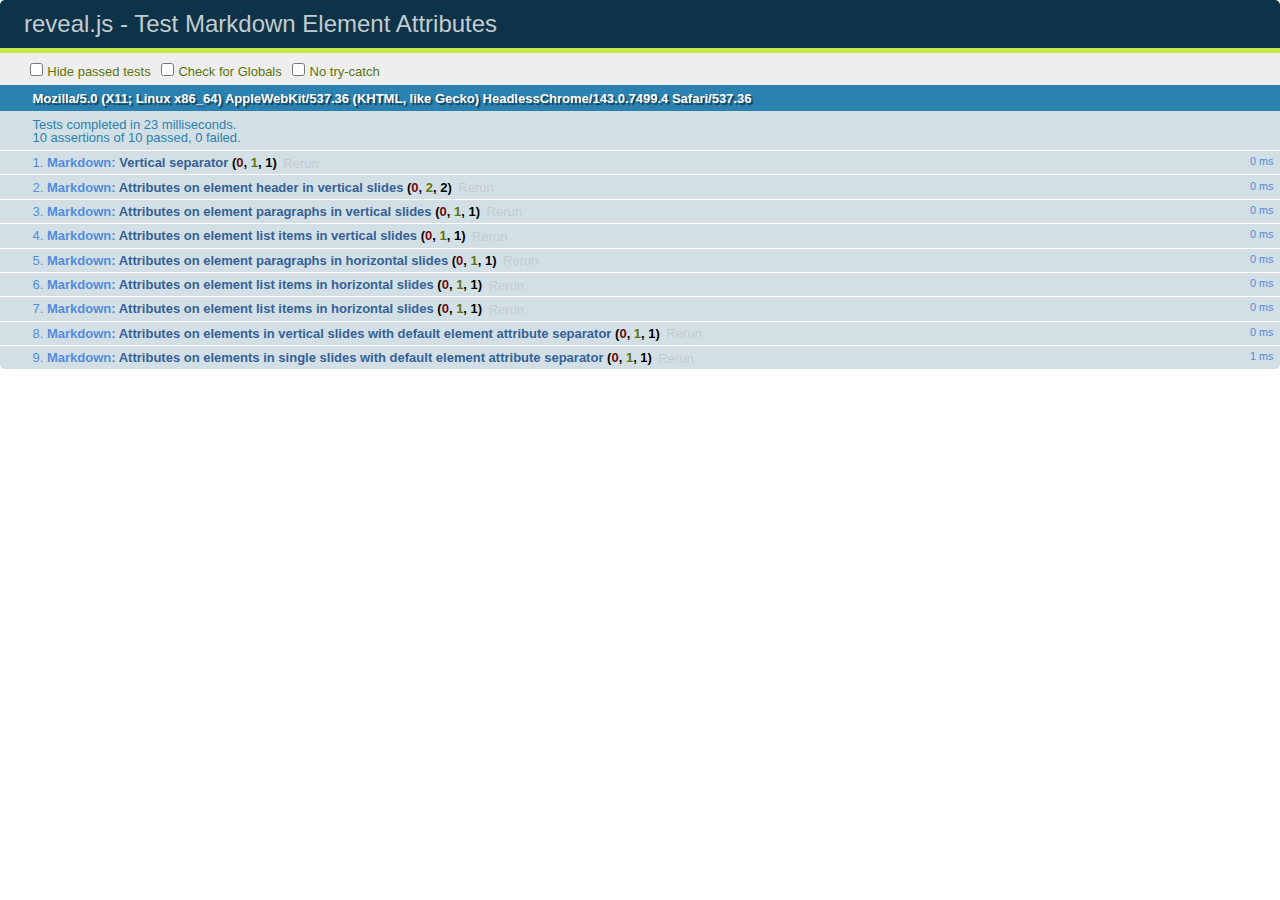
<file: fullstackjs/test/test-markdown-element-attributes.html>
<!doctype html>
<html lang="en">

	<head>
		<meta charset="utf-8">

		<title>reveal.js - Test Markdown Element Attributes</title>

		<link rel="stylesheet" href="../css/reveal.css">
		<link rel="stylesheet" href="qunit-1.12.0.css">
	</head>

	<body style="overflow: auto;">

		<div id="qunit"></div>
		<div id="qunit-fixture"></div>

		<div class="reveal" style="display: none;">

			<div class="slides">

				<!-- <section data-markdown="example.md" data-separator="^\n\n\n" data-separator-vertical="^\n\n"></section> -->

				<!-- Slides are separated by newline + three dashes + newline, vertical slides identical but two dashes -->
				<section data-markdown data-separator="^\n---\n$" data-separator-vertical="^\n--\n$" data-element-attributes="{_\s*?([^}]+?)}">>
					<script type="text/template">
						## Slide 1.1
						<!-- {_class="fragment fade-out" data-fragment-index="1"} -->

						--

						## Slide 1.2
						<!-- {_class="fragment shrink"} -->

						Paragraph 1
						<!-- {_class="fragment grow"} -->

						Paragraph 2
						<!-- {_class="fragment grow"} -->

						- list item 1 <!-- {_class="fragment grow"} -->
						- list item 2 <!-- {_class="fragment grow"} -->
						- list item 3 <!-- {_class="fragment grow"} -->


						---

						## Slide 2


						Paragraph 1.2  
						multi-line <!-- {_class="fragment highlight-red"} -->

						Paragraph 2.2 <!-- {_class="fragment highlight-red"} -->

						Paragraph 2.3 <!-- {_class="fragment highlight-red"} -->

						Paragraph 2.4 <!-- {_class="fragment highlight-red"} -->

						- list item 1 <!-- {_class="fragment highlight-green"} -->
						- list item 2<!-- {_class="fragment highlight-green"} -->
						- list item 3<!-- {_class="fragment highlight-green"} -->
						- list item 4
						<!-- {_class="fragment highlight-green"} -->
						- list item 5<!-- {_class="fragment highlight-green"} -->

						Test

						![Example Picture](examples/assets/image2.png)
						<!-- {_class="reveal stretch"} -->

					</script>
				</section>



				<section 	data-markdown data-separator="^\n\n\n"
									data-separator-vertical="^\n\n"
									data-separator-notes="^Note:"
									data-charset="utf-8">
					<script type="text/template">
						# Test attributes in Markdown with default separator
						## Slide 1 Def <!-- .element: class="fragment highlight-red" data-fragment-index="1" -->


						## Slide 2 Def
						<!-- .element: class="fragment highlight-red" -->

					</script>
				</section>

				<section data-markdown>
				  <script type="text/template">
					## Hello world
					A paragraph
					<!-- .element: class="fragment highlight-blue" -->
				  </script>
				</section>

				<section data-markdown>
				  <script type="text/template">
					## Hello world

					Multiple  
					Line
					<!-- .element: class="fragment highlight-blue" -->
				  </script>
				</section>

				<section data-markdown>
				  <script type="text/template">
					## Hello world

					Test<!-- .element: class="fragment highlight-blue" -->

					More Test
				  </script>
				</section>


			</div>

		</div>

		<script src="../lib/js/head.min.js"></script>
		<script src="../js/reveal.js"></script>
		<script src="../plugin/markdown/marked.js"></script>
		<script src="../plugin/markdown/markdown.js"></script>
		<script src="qunit-1.12.0.js"></script>

		<script src="test-markdown-element-attributes.js"></script>

	</body>
</html>
</file>
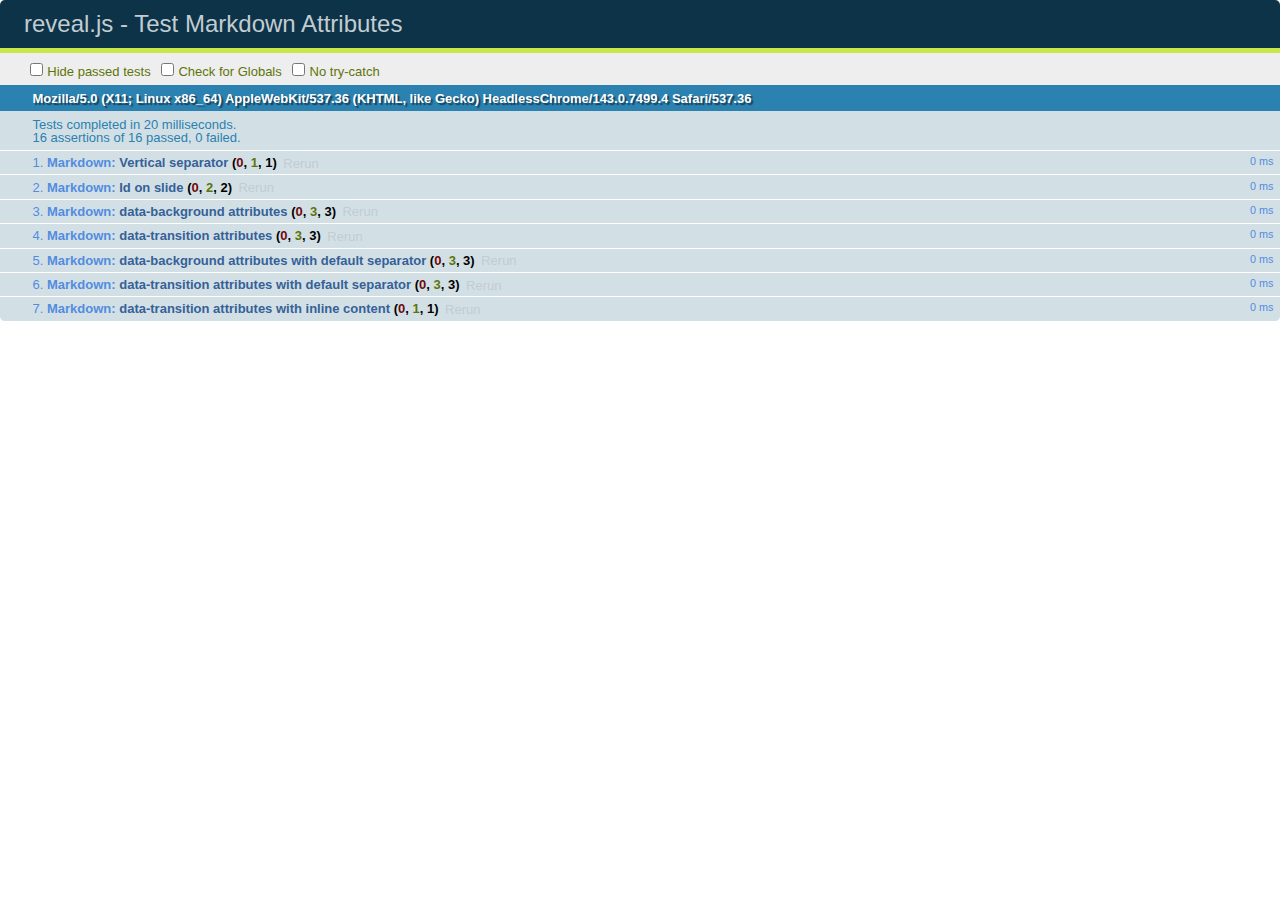
<file: fullstackjs/test/test-markdown-slide-attributes.html>
<!doctype html>
<html lang="en">

	<head>
		<meta charset="utf-8">

		<title>reveal.js - Test Markdown Attributes</title>

		<link rel="stylesheet" href="../css/reveal.css">
		<link rel="stylesheet" href="qunit-1.12.0.css">
	</head>

	<body style="overflow: auto;">

		<div id="qunit"></div>
		<div id="qunit-fixture"></div>

		<div class="reveal" style="display: none;">

			<div class="slides">

				<!-- <section data-markdown="example.md" data-separator="^\n\n\n" data-separator-vertical="^\n\n"></section> -->

				<!-- Slides are separated by three lines, vertical slides by two lines, attributes are one any line starting with (spaces and) two dashes -->
				<section 	data-markdown data-separator="^\n\n\n"
									data-separator-vertical="^\n\n"
									data-separator-notes="^Note:"
									data-attributes="--\s(.*?)$"
									data-charset="utf-8">
					<script type="text/template">
						# Test attributes in Markdown
						## Slide 1



						## Slide 2
						<!-- -- id="slide2" data-transition="zoom" data-background="#A0C66B" -->


						## Slide 2.1
						<!-- -- data-background="#ff0000" data-transition="fade" -->


						## Slide 2.2
						[Link to Slide2](#/slide2)



						## Slide 3
						<!-- -- data-transition="zoom" data-background="#C6916B" -->



						## Slide 4
					</script>
				</section>

				<section 	data-markdown data-separator="^\n\n\n"
									data-separator-vertical="^\n\n"
									data-separator-notes="^Note:"
									data-charset="utf-8">
					<script type="text/template">
						# Test attributes in Markdown with default separator
						## Slide 1 Def



						## Slide 2 Def
						<!-- .slide: id="slide2def" data-transition="concave" data-background="#A7C66B" -->


						## Slide 2.1 Def
						<!-- .slide: data-background="#f70000" data-transition="page" -->


						## Slide 2.2 Def
						[Link to Slide2](#/slide2def)



						## Slide 3 Def
						<!-- .slide: data-transition="concave" data-background="#C7916B" -->



						## Slide 4
					</script>
				</section>

				<section data-markdown>
					<script type="text/template">
						<!-- .slide: data-background="#ff0000" -->
						## Hello world
					</script>
				</section>

				<section data-markdown>
					<script type="text/template">
						## Hello world
						<!-- .slide: data-background="#ff0000" -->
					</script>
				</section>

				<section data-markdown>
					<script type="text/template">
						## Hello world

						Test
						<!-- .slide: data-background="#ff0000" -->

						More Test
					</script>
				</section>

			</div>

		</div>

		<script src="../lib/js/head.min.js"></script>
		<script src="../js/reveal.js"></script>
		<script src="../plugin/markdown/marked.js"></script>
		<script src="../plugin/markdown/markdown.js"></script>
		<script src="qunit-1.12.0.js"></script>

		<script src="test-markdown-slide-attributes.js"></script>

	</body>
</html>
</file>
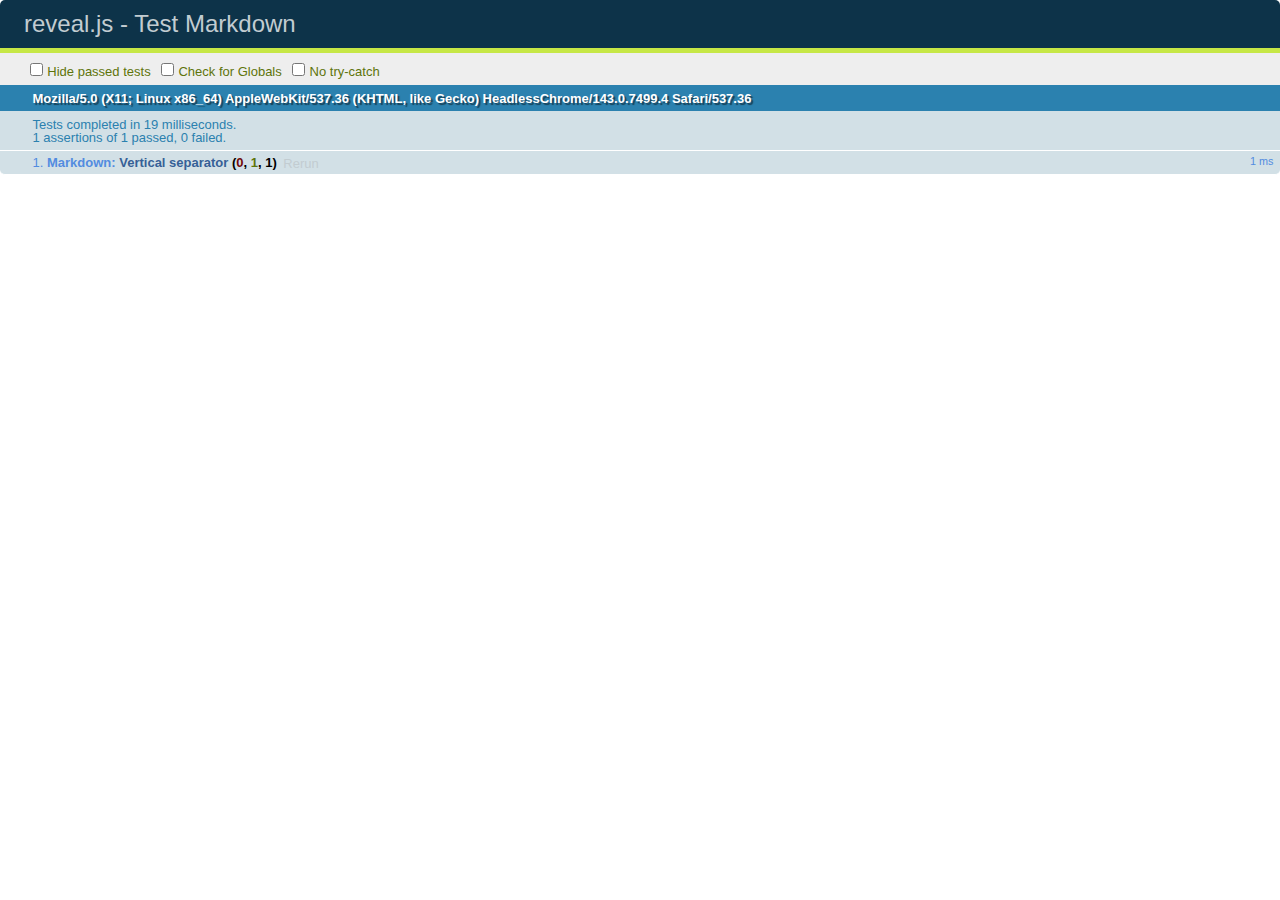
<file: fullstackjs/test/test-markdown.html>
<!doctype html>
<html lang="en">

	<head>
		<meta charset="utf-8">

		<title>reveal.js - Test Markdown</title>

		<link rel="stylesheet" href="../css/reveal.css">
		<link rel="stylesheet" href="qunit-1.12.0.css">
	</head>

	<body style="overflow: auto;">

		<div id="qunit"></div>
  		<div id="qunit-fixture"></div>

		<div class="reveal" style="display: none;">

			<div class="slides">

				<!-- <section data-markdown="example.md" data-separator="^\n\n\n" data-separator-vertical="^\n\n"></section> -->

				<!-- Slides are separated by newline + three dashes + newline, vertical slides identical but two dashes -->
				<section data-markdown data-separator="^\n---\n$" data-separator-vertical="^\n--\n$">
					<script type="text/template">
						## Slide 1.1

						--

						## Slide 1.2

						---

						## Slide 2
					</script>
				</section>

			</div>

		</div>

		<script src="../lib/js/head.min.js"></script>
		<script src="../js/reveal.js"></script>
		<script src="../plugin/markdown/marked.js"></script>
		<script src="../plugin/markdown/markdown.js"></script>
		<script src="qunit-1.12.0.js"></script>

		<script src="test-markdown.js"></script>

	</body>
</html>
</file>
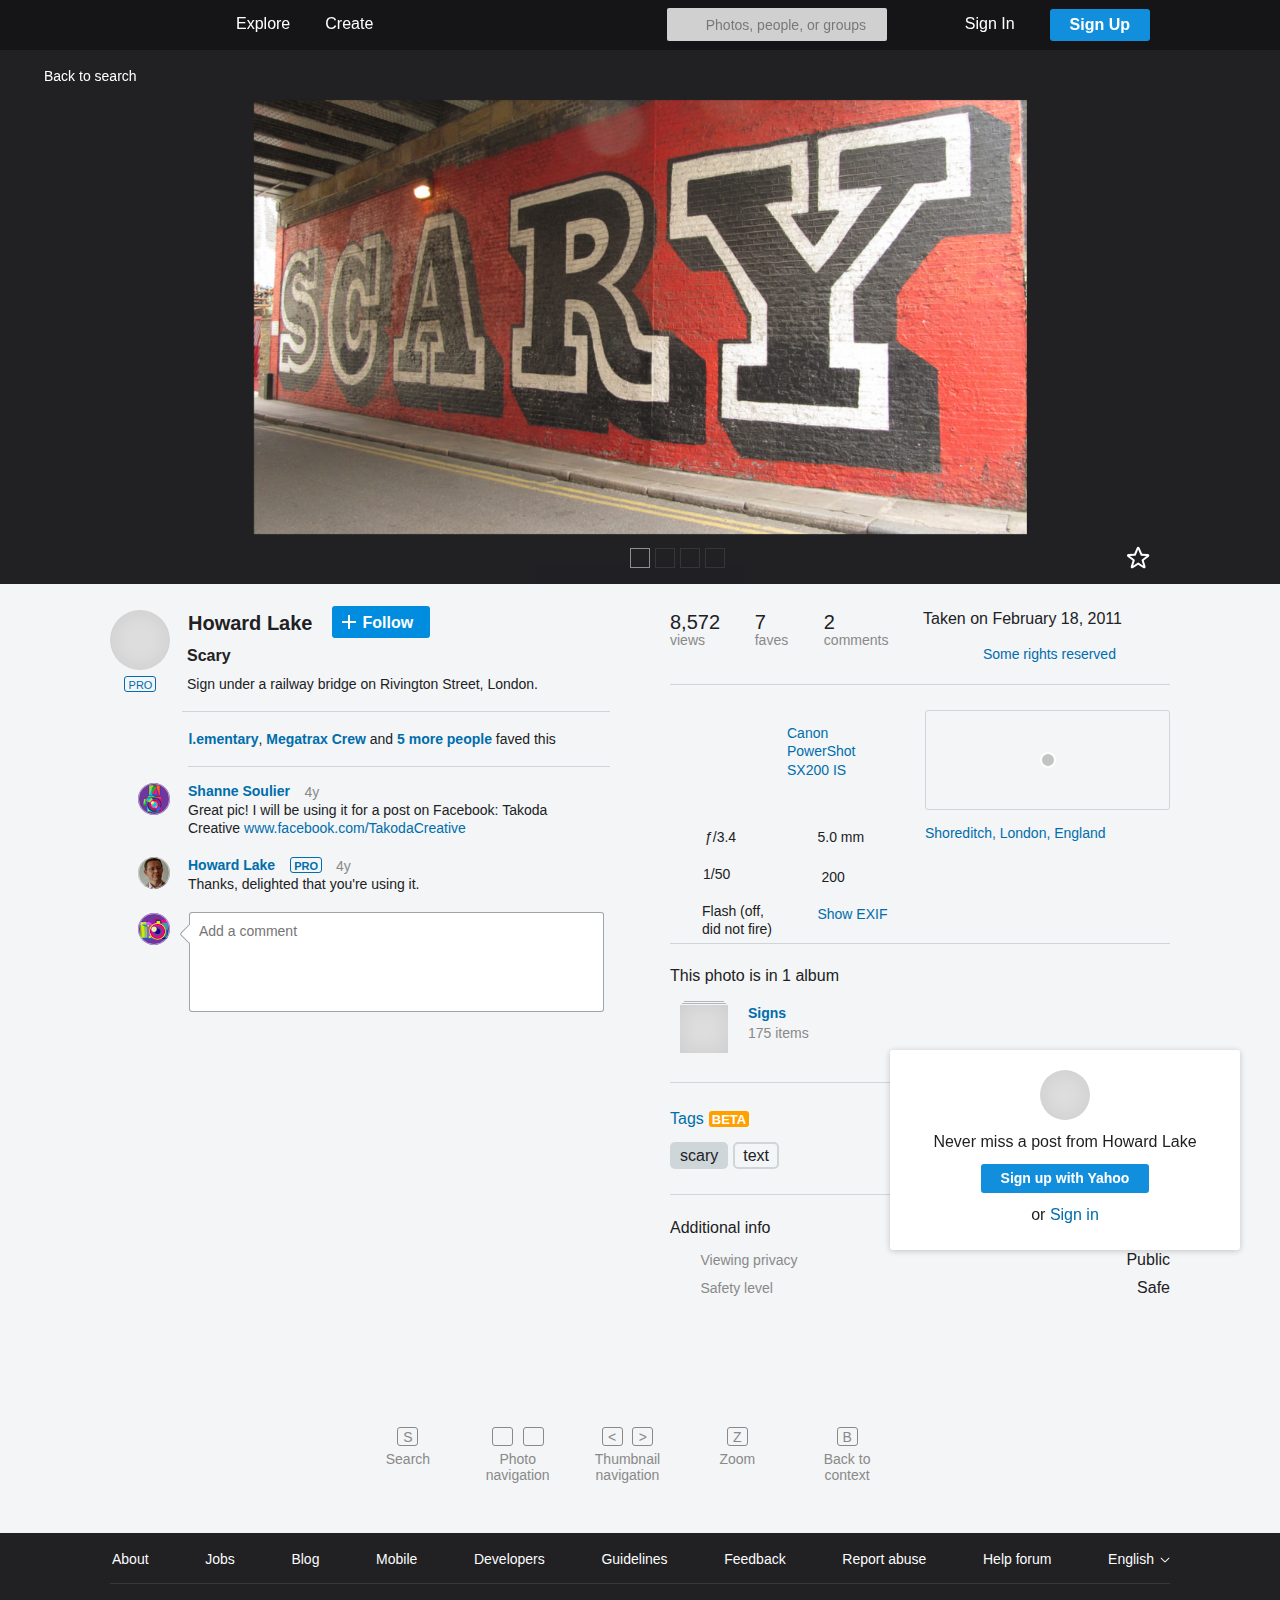
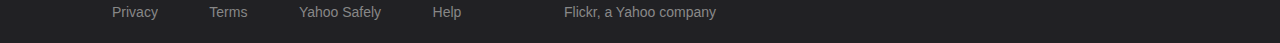
<file: katsconf2/images/scary.jpg.htm>
<!DOCTYPE html>
<!-- saved from url=(0404)https://www.flickr.com/photos/howardlake/5511371073/in/[base64] -->
<html xmlns:cc="http://creativecommons.org/ns#" lang="en-us" class="fluid html-photo-page-scrappy-view is-valentines-day scrolling-layout yui3-js-enabled" id="yui_3_16_0_1_1487047667604_1253"><head id="yui_3_16_0_1_1487047667604_350"><meta http-equiv="Content-Type" content="text/html; charset=UTF-8">
	<meta property="fb:app_id" content="137206539707334">
	<meta property="og:site_name" content="Flickr">
	
	<meta property="og:updated_time" content="2017-02-14T04:47:46.675Z">
	
	<meta name="robots" content="archive">
	<meta name="googlebot" content="archive">
	
	<script async="" src="./scary.jpg_files/analytics.js"></script><script type="application/ld+json">
		[{
			"@context": "http://schema.org",
			"@type": "WebSite",
			"name": "Flickr",
			"url": "https://www.flickr.com",
			"potentialAction": {
				"@type": "SearchAction",
				"target": "https://www.flickr.com/search?text={search_term_string}&structured=yes",
				"query-input": "required name=search_term_string"
			}
		},
		{
			"@context": "http://schema.org",
			"@type": "Organization",
			"url": "http://www.flickr.com",
			"logo": "https://www.flickr.com/images/opensearch-flickr-logo.png"
		},
		{
			"@context": "http://schema.org",
			"@type": "Person",
			"name": "Flickr",
			"url": "https://www.flickr.com",
			"sameAs": [
				"https://www.facebook.com/flickr",
				"https://instagram.com/flickr",
				"https://flickr.tumblr.com",
				"https://twitter.com/flickr",
				"https://plus.google.com/+flickr",
				"https://www.pinterest.com/flickr"
			]
		}]
	</script>
	<meta property="al:ios:app_name" content="Flickr">
	<meta property="al:ios:app_store_id" content="328407587">	<meta property="twitter:app:name:iphone" content="Flickr">
	<meta property="twitter:app:id:iphone" content="328407587">
	<meta property="twitter:site" content="@flickr">
	<script type="text/javascript">
	!function(t){t.DARLA_CONFIG={events:{AGOF:{name:"AGOF",ps:"RS"}},positions:{RS:{id:"RS",dest:"tgtRS",hcpx:1,wcpx:1,h:1,w:1,supports:!1}}}}(window,document);
	</script>
	<script type="text/javascript">
	!function(e){e.beaconError=function(o,n,t){try{if(-1===String(e.location.host).indexOf(".flickr.com"))return}catch(i){}var r,a;if(a=new Image,r="/beacon_rb_jserror.gne?reqId=dd41c9e6&initialView=sohp-view&error="+encodeURIComponent(o),n&&(r+="&url="+encodeURIComponent(n)),t)if(t instanceof Error){if(t.line&&(r+="&line="+encodeURIComponent(t.line)),t.message&&(r+="&message="+encodeURIComponent(t.message)),t.total&&(r+="&total="+encodeURIComponent(t.total)),t.apiMethod&&(r+="&apiMethod="+encodeURIComponent(t.apiMethod)),t.description&&(r+="&description="+encodeURIComponent(t.description)),t.sourceURL&&(r+="&sourceURL="+encodeURIComponent(t.sourceURL)),t.stack){var s=100;t.message&&t.message.indexOf("Not enough storage is available")>-1&&(s=250),r+="&stack="+encodeURIComponent(t.stack.slice(0,s))}t.panda&&(r+="&panda=1",t.timeout||t.clientTimeout?r+="&apiTimeout=1":t.fatal&&(r+="&apiOther=1"),t.resp&&(r+="&resp="+(t.resp.responseText||t.resp.statusText||"").slice(0,100)))}else for(var c in t)r+="&"+c+"="+encodeURIComponent(JSON.stringify(t[c]));a.src=r}}(window,document);
	</script>	
		<!--                 _
		           . -  ` : `   '.' ``  .            - '` ` .
		         ' ,gi$@$q  pggq   pggq .            ' pggq
		        + j@@@P*\7  @@@@   @@@@         _    : @@@@ !  ._  , .  _  - .
		     . .  @@@K      @@@@        ;  -` `_,_ ` . @@@@ ;/           ` _,,_ `
		     ; pgg@@@@gggq  @@@@   @@@@ .' ,iS@@@@@Si  @@@@  .6@@@P' !!!! j!!!!7 ;
		       @@@@@@@@@@@  @@@@   @@@@ ` j@@@P*"*+Y7  @@@@ .6@@@P   !!!!47*"*+;
		     `_   @@@@      @@@@   @@@@  .@@@7  .   `  @@@@.6@@@P  ` !!!!;  .    '
		       .  @@@@   '  @@@@   @@@@  :@@@!  !:     @@@@7@@@K  `; !!!!  '  ` '
		          @@@@   .  @@@@   @@@@  `%@@@.     .  @@@@`7@@@b  . !!!!  :
		       !  @@@@      @@@@   @@@@   \@@@$+,,+4b  @@@@ `7@@@b   !!!!
		          @@@@   :  @@@@   @@@@    `7%S@@hX!P' @@@@  `7@@@b  !!!!  .
		       :  """"      """"   """"  :.   `^"^`    """"   `""""" ''''
		        ` -  .   .       _._    `                 _._        _  . -
		                , ` ,glllllllllg,    `-: '    .~ . . . ~.  `
		                 ,jlllllllllllllllp,  .!'  .+. . . . . . .+. `.
		              ` jllllllllllllllllllll  `  +. . . . . . . . .+  .
		            .  jllllllllllllllllllllll   . . . . . . . . . . .
		              .l@@@@@@@lllllllllllllll. j. . . . . . . :::::::l `
		            ; ;@@@@@@@@@@@@@@@@@@@lllll :. . :::::::::::::::::: ;
		              :l@@@@@@@@@@@@@@@@@@@@@l; ::::::::::::::::::::::;
		            `  Y@@@@@@@@@@@@@@@@@@@@@P   :::::::::::::::::::::  '
		             -  Y@@@@@@@@@@@@@@@@@@@P  .  :::::::::::::::::::  .
		                 `*@@@@@@@@@@@@@@@*` `  `  `:::::::::::::::`
		                `.  `*%@@@@@@@%*`  .      `  `+:::::::::+`  '
		                    .    ```   _ '          - .   ```     -
		                       `  '                     `  '  `
		
			You're reading. We're hiring.
			https://flickr.com/jobs/
		
		  Don't see something there for you? Email us iwanttowork@flickr.com
		-->
	<title>Scary | Sign under a railway bridge on Rivington Street, Lon… | Flickr</title>
	
	
	<script type="text/javascript">
	!function(e,o){e.pageTiming={},e.registerFirstPhoto=function(){e.pageTiming.timeAboveTheFold||(e.pageTiming.timeAboveTheFold=(new Date).getTime()),e.registerFirstPhoto=function(){}};var i=o.documentElement;i.className=i.className.replace("no-js",""),e.paftTiming={},e.onerror=function(o,i,n,r,t){t||(t=new Error(o),t.stack=i,t.line=n),beaconError("window onerror",e.location.href,t)};try{var n=new Image;n.onerror=function(){beaconError("s.yimg possibly blocked",e.location.href)},n.src="https://s.yimg.com/uy/build/images/pxl.gif"}catch(r){}}(window,document);
	</script>
	
	
	
	
	<meta http-equiv="x-dns-prefetch-control" content="on">
	<link rel="dns-prefetch" href="https://api.flickr.com/">
	<link rel="dns-prefetch" href="https://s.yimg.com/">
	<link rel="dns-prefetch" href="https://yui-s.yahooapis.com/">
	<link rel="dns-prefetch" href="https://c1.staticflickr.com/">
	<link rel="dns-prefetch" href="https://farm9.staticflickr.com/">
	<link rel="dns-prefetch" href="https://farm8.staticflickr.com/">
	<link rel="dns-prefetch" href="https://farm7.staticflickr.com/">
	<link rel="dns-prefetch" href="https://farm6.staticflickr.com/">
	<link rel="dns-prefetch" href="https://farm5.staticflickr.com/">
	<link rel="dns-prefetch" href="https://farm4.staticflickr.com/">
	<link rel="dns-prefetch" href="https://farm3.staticflickr.com/">
	<link rel="dns-prefetch" href="https://farm2.staticflickr.com/">
	<link rel="dns-prefetch" href="https://farm1.staticflickr.com/">
	
	<script type="text/javascript">
	!function(e,r){var n={};e.onLinkElementError=function(e){try{var t=e.srcElement||e.target;if(!n[t.href]){var a=r.createElement("link");a.rel="stylesheet",a.type="text/css",a.media="screen",a.onerror=function(){beaconHealth&&beaconHealth("modules.css.failures")},a.href=t.href+"?retry=true",t.parentNode&&t.parentNode.appendChild(a),console.warn("Retrying CSS:",t.href),n[t.href]=!0}}catch(o){}}}(window,document);
	</script>
	
	
	
	
	
	<meta name="application-name" content="Find your inspiration. | Flickr">
	<meta name="msapplication-TileColor" content="#ffffff">
	<meta name="google" value="notranslate">
	
		<meta name="msapplication-TileImage" content="https://s.yimg.com/pw/images/favicon-msapplication-tileimage.png">
		<link rel="mask-icon" sizes="any" href="https://s.yimg.com/pw/images/icon_black_white.svg">
		<link rel="shortcut icon" type="image/ico" href="https://s.yimg.com/pw/favicon.ico">
		<link rel="apple-touch-icon-precomposed" href="https://s.yimg.com/pw/apple-touch-icon.png">
		<meta name="theme-color" content="black">
	
	<link rel="search" type="application/opensearchdescription+xml" href="https://www.flickr.com/opensearch.xml" title="Flickr">
	
	<style>
	
	
		body > .pageLoadingDialogWrapper {
			position: fixed;
			top: 0;
			left: 0;
			bottom: 0;
			right: 0;
			background-color: rgba(0,0,0,0.7);
			z-index: 9999;
		}
	
		body > .pageLoadingDialogWrapper > .pageLoadingDialog {
			width: 200px;
			height: 160px;
			top: 50%;
			left: 50%;
			position: fixed;
			background-color: #fff;
			border: 1px solid #212124;
			border-radius: 3px;
			padding: 10px;
			text-align: center;
		}
	
		body > .pageLoadingDialogWrapper > .pageLoadingDialog > h1 {
			font-size: 20px;
			margin: 0;
		}
	
		.html-mobile-photo-page-view body > .pageLoadingDialogWrapper > .pageLoadingDialog {
			top: 30%!important;
			left: 10%!important;
			width: 80%!important;
		}
	</style>
	<style>
	@font-face{font-family:Proxima Nova;font-weight:100;font-style:normal;src:url(https://s.yimg.com/uy/build/fonts/ProximaNova-Thin-webfont-v2.eot);src:url(https://s.yimg.com/uy/build/fonts/ProximaNova-Thin-webfont-v2.eot#iefix) format("embedded-opentype"),url(https://s.yimg.com/uy/build/fonts/ProximaNova-Thin-webfont-v2.woff) format("woff"),url(https://s.yimg.com/uy/build/fonts/ProximaNova-Thin-webfont-v2.ttf) format("truetype"),url(https://s.yimg.com/uy/build/fonts/ProximaNova-Thin-webfont-v2.svg#svgFontName) format("svg")}@font-face{font-family:Proxima Nova;font-weight:300;font-style:normal;src:url(https://s.yimg.com/uy/build/fonts/ProximaNova-Light-webfont-v2.eot);src:url(https://s.yimg.com/uy/build/fonts/ProximaNova-Light-webfont-v2.eot#iefix) format("embedded-opentype"),url(https://s.yimg.com/uy/build/fonts/ProximaNova-Light-webfont-v2.woff) format("woff"),url(https://s.yimg.com/uy/build/fonts/ProximaNova-Light-webfont-v2.ttf) format("truetype"),url(https://s.yimg.com/uy/build/fonts/ProximaNova-Light-webfont-v2.svg#svgFontName) format("svg")}@font-face{font-family:Proxima Nova;font-weight:400;font-style:normal;src:url(https://s.yimg.com/uy/build/fonts/ProximaNova-Reg-webfont-v2.eot);src:url(https://s.yimg.com/uy/build/fonts/ProximaNova-Reg-webfont-v2.eot#iefix) format("embedded-opentype"),url(https://s.yimg.com/uy/build/fonts/ProximaNova-Reg-webfont-v2.woff) format("woff"),url(https://s.yimg.com/uy/build/fonts/ProximaNova-Reg-webfont-v2.ttf) format("truetype"),url(https://s.yimg.com/uy/build/fonts/ProximaNova-Reg-webfont-v2.svg#svgFontName) format("svg")}@font-face{font-family:Proxima Nova;font-weight:600;font-style:normal;src:url(https://s.yimg.com/uy/build/fonts/ProximaNova-Sbold-webfont-v2.eot);src:url(https://s.yimg.com/uy/build/fonts/ProximaNova-Sbold-webfont-v2.eot#iefix) format("embedded-opentype"),url(https://s.yimg.com/uy/build/fonts/ProximaNova-Sbold-webfont-v2.woff) format("woff"),url(https://s.yimg.com/uy/build/fonts/ProximaNova-Sbold-webfont-v2.ttf) format("truetype"),url(https://s.yimg.com/uy/build/fonts/ProximaNova-Sbold-webfont-v2.svg#svgFontName) format("svg")}@font-face{font-family:Proxima Nova;font-weight:700;font-style:normal;src:url(https://s.yimg.com/uy/build/fonts/ProximaNova-Bold-webfont-v2.eot);src:url(https://s.yimg.com/uy/build/fonts/ProximaNova-Bold-webfont-v2.eot#iefix) format("embedded-opentype"),url(https://s.yimg.com/uy/build/fonts/ProximaNova-Bold-webfont-v2.woff) format("woff"),url(https://s.yimg.com/uy/build/fonts/ProximaNova-Bold-webfont-v2.ttf) format("truetype"),url(https://s.yimg.com/uy/build/fonts/ProximaNova-Bold-webfont-v2.svg#svgFontName) format("svg")}body{font-family:Proxima Nova,helvetica neue,helvetica,arial,sans-serif}article.light,body,body.light,div.light,footer.light,header.light,main.light,p.light,section.light{color:#212124;background-color:#f3f5f6}article.dark,body.dark,div.dark,footer.dark,header.dark,main.dark,p.dark,section.dark{color:#fff;background-color:#212124}.loader-bar{position:fixed;background-color:#128fdc;background:#128fdc;height:3px;width:100px;top:50px;left:0;z-index:1999;box-shadow:0 1px 3px rgba(0,0,0,.3);transition:width 1s ease-in-out}html.html-photo-page-lightbox-scrappy-view .loader-bar{top:0}svg.icon{display:inline-block;height:24px;width:24px;fill:currentColor}svg.icon.tiny{width:14px;height:14px}.deferred-view{display:none}[data-defer-src]{transition:opacity 333ms ease-in-out}[data-defer-src*="staticflickr.com"]{opacity:0}[data-defer-src=loaded]{opacity:1}.no-outline,a:hover,div:hover,label:hover,span:hover{outline-width:0}html.scrolling-layout{position:relative;min-height:100%;min-width:1060px}html.scrolling-layout #content{border-bottom:1px solid transparent}html.scrolling-layout #content .fluid-centered{min-width:800px;max-width:80%;margin-left:auto;margin-right:auto;padding-left:130px;padding-right:130px}html.scrolling-layout #content .centered-content{width:1060px;margin-left:auto;margin-right:auto}html.scrolling-layout #content .centered-content.full-bleed{width:auto;margin:0 7%}html.scrolling-layout #content .centered-content.inline{width:85%;display:inline-block}@media only screen and (max-width:700px){html.scrolling-layout{min-width:100%}html.scrolling-layout #content .fluid-centered{padding-left:0;padding-right:0;min-width:100%}html.scrolling-layout #content .centered-content{width:100%}}html.maximized-layout{height:100%}html.maximized-layout #content,html.maximized-layout body{height:100%;overflow:hidden}html.maximized-layout #content .fluid-centered,html.maximized-layout body .fluid-centered{min-width:800px;max-width:80%;margin-left:auto;margin-right:auto;padding-left:130px;padding-right:130px}.dark .light .fluid .butt.follow,.dark .light .fluid button.follow,.fluid .butt,.fluid .butt.join.blue,.fluid button,.fluid button.join.blue,.light .dark .light .fluid .butt.follow,.light .dark .light .fluid button.follow{background-color:#128fdc;color:#fff}.fluid .butt.alt,.fluid button.alt{background-color:#979ea2;color:#fff}.fluid .butt.danger,.fluid button.danger{background-color:#e2292b;color:#fff}.dark .fluid .butt.follow,.dark .fluid button.follow,.fluid .butt.follow.white,.fluid .butt.join,.fluid button.follow.white,.fluid button.join,.light .dark .fluid .butt.follow,.light .dark .fluid button.follow{background-color:#fff;color:#212124}.dark .fluid .butt.follow.is-following,.dark .fluid .butt.follow.unfollow,.dark .fluid button.follow.is-following,.dark .fluid button.follow.unfollow,.dark .light .fluid .butt.follow.is-following,.dark .light .fluid .butt.follow.unfollow,.dark .light .fluid button.follow.is-following,.dark .light .fluid button.follow.unfollow,.fluid .butt.follow.is-following,.fluid .butt.follow.is-following:active,.fluid .butt.follow.is-following:hover,.fluid .butt.follow.unfollow,.fluid .butt.follow.unfollow:active,.fluid .butt.follow.unfollow:hover,.fluid .butt.join.leave.group-joined-menu-button,.fluid .butt.join.leave.group-joined-menu-button:active,.fluid .butt.join.leave.group-joined-menu-button:hover,.fluid button.follow.is-following,.fluid button.follow.is-following:active,.fluid button.follow.is-following:hover,.fluid button.follow.unfollow,.fluid button.follow.unfollow:active,.fluid button.follow.unfollow:hover,.fluid button.join.leave.group-joined-menu-button,.fluid button.join.leave.group-joined-menu-button:active,.fluid button.join.leave.group-joined-menu-button:hover,.light .dark .fluid .butt.follow.is-following,.light .dark .fluid .butt.follow.is-following:active,.light .dark .fluid .butt.follow.is-following:hover,.light .dark .fluid .butt.follow.unfollow,.light .dark .fluid .butt.follow.unfollow:active,.light .dark .fluid .butt.follow.unfollow:hover,.light .dark .fluid button.follow.is-following,.light .dark .fluid button.follow.is-following:active,.light .dark .fluid button.follow.is-following:hover,.light .dark .fluid button.follow.unfollow,.light .dark .fluid button.follow.unfollow:active,.light .dark .fluid button.follow.unfollow:hover,.light .dark .light .fluid .butt.follow.is-following,.light .dark .light .fluid .butt.follow.unfollow,.light .dark .light .fluid button.follow.is-following,.light .dark .light .fluid button.follow.unfollow{background-color:transparent}.fluid .butt.follow.white.is-following,.fluid .butt.follow.white.unfollow,.fluid .butt.follow.white:active,.fluid .butt.follow.white:hover,.fluid .butt.hollow.marketing,.fluid .butt.hollow.marketing:active,.fluid .butt.hollow.marketing:focus,.fluid .butt.hollow.marketing:hover,.fluid .butt.join.has-joined,.fluid .butt.join.has-requested,.fluid .butt.join.leave,.fluid button.follow.white.is-following,.fluid button.follow.white.unfollow,.fluid button.follow.white:active,.fluid button.follow.white:hover,.fluid button.hollow.marketing,.fluid button.hollow.marketing:active,.fluid button.hollow.marketing:focus,.fluid button.hollow.marketing:hover,.fluid button.join.has-joined,.fluid button.join.has-requested,.fluid button.join.leave{color:#fff;background-color:transparent;box-shadow:inset 0 0 0 1px #fff}.fluid .butt.follow.white:hover,.fluid .butt.hollow.marketing:hover,.fluid .butt.join.has-joined:hover,.fluid .butt.join.has-requested:hover,.fluid .butt.join.leave:hover,.fluid button.follow.white:hover,.fluid button.hollow.marketing:hover,.fluid button.join.has-joined:hover,.fluid button.join.has-requested:hover,.fluid button.join.leave:hover{color:#fff;background-color:transparent}.fluid .butt.follow.white:active,.fluid .butt.hollow.marketing:active,.fluid .butt.join.has-joined:active,.fluid .butt.join.has-requested:active,.fluid .butt.join.leave:active,.fluid button.follow.white:active,.fluid button.hollow.marketing:active,.fluid button.join.has-joined:active,.fluid button.join.has-requested:active,.fluid button.join.leave:active{background-color:transparent}.fluid .butt.follow.white.is-following:focus,.fluid .butt.follow.white.unfollow:focus,.fluid .butt.follow.white:focus:active,.fluid .butt.follow.white:focus:hover,.fluid .butt.hollow.marketing:focus,.fluid .butt.join.has-joined:focus,.fluid .butt.join.has-requested:focus,.fluid .butt.join.leave:focus,.fluid button.follow.white.is-following:focus,.fluid button.follow.white.unfollow:focus,.fluid button.follow.white:focus:active,.fluid button.follow.white:focus:hover,.fluid button.hollow.marketing:focus,.fluid button.join.has-joined:focus,.fluid button.join.has-requested:focus,.fluid button.join.leave:focus{box-shadow:inset 0 0 0 2px #fff}.fluid .butt.follow.white.is-following:after,.fluid .butt.follow.white.is-following:before,.fluid .butt.follow.white.unfollow:after,.fluid .butt.follow.white.unfollow:before,.fluid .butt.follow.white:active:after,.fluid .butt.follow.white:active:before,.fluid .butt.follow.white:hover:after,.fluid .butt.follow.white:hover:before,.fluid .butt.hollow.marketing:active:after,.fluid .butt.hollow.marketing:active:before,.fluid .butt.hollow.marketing:after,.fluid .butt.hollow.marketing:before,.fluid .butt.hollow.marketing:focus:after,.fluid .butt.hollow.marketing:focus:before,.fluid .butt.hollow.marketing:hover:after,.fluid .butt.hollow.marketing:hover:before,.fluid .butt.join.has-joined:after,.fluid .butt.join.has-joined:before,.fluid .butt.join.has-requested:after,.fluid .butt.join.has-requested:before,.fluid .butt.join.leave:after,.fluid .butt.join.leave:before,.fluid button.follow.white.is-following:after,.fluid button.follow.white.is-following:before,.fluid button.follow.white.unfollow:after,.fluid button.follow.white.unfollow:before,.fluid button.follow.white:active:after,.fluid button.follow.white:active:before,.fluid button.follow.white:hover:after,.fluid button.follow.white:hover:before,.fluid button.hollow.marketing:active:after,.fluid button.hollow.marketing:active:before,.fluid button.hollow.marketing:after,.fluid button.hollow.marketing:before,.fluid button.hollow.marketing:focus:after,.fluid button.hollow.marketing:focus:before,.fluid button.hollow.marketing:hover:after,.fluid button.hollow.marketing:hover:before,.fluid button.join.has-joined:after,.fluid button.join.has-joined:before,.fluid button.join.has-requested:after,.fluid button.join.has-requested:before,.fluid button.join.leave:after,.fluid button.join.leave:before{background-color:#fff}.fluid .butt.join.blue.has-joined,.fluid .butt.join.blue.has-requested,.fluid .butt.join.blue.leave,.fluid button.join.blue.has-joined,.fluid button.join.blue.has-requested,.fluid button.join.blue.leave{color:#128fdc;box-shadow:inset 0 0 0 2px #128fdc}.fluid .butt.join.blue.has-joined:hover,.fluid .butt.join.blue.has-requested:hover,.fluid .butt.join.blue.leave:hover,.fluid button.join.blue.has-joined:hover,.fluid button.join.blue.has-requested:hover,.fluid button.join.blue.leave:hover{color:#128fdc;background-color:transparent}.fluid .butt.join.blue.has-joined:active,.fluid .butt.join.blue.has-requested:active,.fluid .butt.join.blue.leave:active,.fluid button.join.blue.has-joined:active,.fluid button.join.blue.has-requested:active,.fluid button.join.blue.leave:active{background-color:transparent}.fluid .butt.join.blue.has-joined:focus,.fluid .butt.join.blue.has-requested:focus,.fluid .butt.join.blue.leave:focus,.fluid button.join.blue.has-joined:focus,.fluid button.join.blue.has-requested:focus,.fluid button.join.blue.leave:focus{box-shadow:inset 0 0 0 3px #128fdc}.fluid .butt.join.blue.has-joined:after,.fluid .butt.join.blue.has-joined:before,.fluid .butt.join.blue.has-requested:after,.fluid .butt.join.blue.has-requested:before,.fluid .butt.join.blue.leave:after,.fluid .butt.join.blue.leave:before,.fluid button.join.blue.has-joined:after,.fluid button.join.blue.has-joined:before,.fluid button.join.blue.has-requested:after,.fluid button.join.blue.has-requested:before,.fluid button.join.blue.leave:after,.fluid button.join.blue.leave:before{background-color:#128fdc}.fluid .butt.tiny,.fluid button.tiny{height:25px;line-height:25px;min-width:60px;font-size:12px;padding:0 16px}.fluid .butt.mini,.fluid button.mini{height:29px;line-height:29px;min-width:80px;font-size:14px}.fluid .butt,.fluid .butt.small,.fluid button,.fluid button.small{height:32px;line-height:32px;min-width:80px}.fluid .butt.medium,.fluid button.medium{height:36px;line-height:36px;min-width:100px}.fluid .butt.large,.fluid button.large{height:40px;line-height:40px;min-width:120px}.fluid .butt.wide,.fluid button.wide{height:36px;line-height:36px;min-width:300px}.fluid .butt.medium-ass,.fluid button.medium-ass{height:50px;line-height:50px;min-width:200px;font-size:18px}.fluid .butt.big-ass,.fluid button.big-ass{height:75px;line-height:75px;min-width:600px;font-size:40px}.fluid .butt.follow:after,.fluid .butt.follow:before,.fluid .butt.join:after,.fluid .butt.join:before,.fluid button.follow:after,.fluid button.follow:before,.fluid button.join:after,.fluid button.join:before{content:'';position:absolute;transition:all .15s ease-in-out}.fluid .butt.follow:before,.fluid .butt.join:before,.fluid button.follow:before,.fluid button.join:before{width:14px;height:2px;top:15px;left:10px;-webkit-transform-origin:left center;transform-origin:left center}.fluid .butt.follow:after,.fluid .butt.join:after,.fluid button.follow:after,.fluid button.join:after{width:2px;height:14px;top:9px;left:16px}.fluid .mini.butt.follow,.fluid .mini.butt.join,.fluid button.mini.follow,.fluid button.mini.join{padding-left:30px;padding-right:11px}.fluid .mini.butt.follow:after,.fluid .mini.butt.join:after,.fluid button.mini.follow:after,.fluid button.mini.join:after{top:8px;left:15px;height:12px}.fluid .mini.butt.follow:before,.fluid .mini.butt.join:before,.fluid button.mini.follow:before,.fluid button.mini.join:before{top:13px;left:10px;width:12px}.fluid .butt.follow.is-following:before,.fluid .butt.follow.unfollow:before,.fluid .butt.join.has-joined.has-menu.is-open:before,.fluid .butt.join.has-joined.has-menu:before,.fluid .butt.join.has-joined.has-menu:hover:before,.fluid .butt.join.has-joined:before,.fluid button.follow.is-following:before,.fluid button.follow.unfollow:before,.fluid button.join.has-joined.has-menu.is-open:before,.fluid button.join.has-joined.has-menu:before,.fluid button.join.has-joined.has-menu:hover:before,.fluid button.join.has-joined:before{width:7px;-webkit-transform:rotate(45deg) translateY(-2px);transform:rotate(45deg) translateY(-2px)}.fluid .butt.follow.is-following:after,.fluid .butt.follow.unfollow:after,.fluid .butt.join.has-joined.has-menu.is-open:after,.fluid .butt.join.has-joined.has-menu:after,.fluid .butt.join.has-joined.has-menu:hover:after,.fluid .butt.join.has-joined:after,.fluid button.follow.is-following:after,.fluid button.follow.unfollow:after,.fluid button.join.has-joined.has-menu.is-open:after,.fluid button.join.has-joined.has-menu:after,.fluid button.join.has-joined.has-menu:hover:after,.fluid button.join.has-joined:after{height:12px;-webkit-transform:rotate(40deg) translate(2px,-1px);transform:rotate(40deg) translate(2px,-1px)}.fluid .mini.butt.follow.is-following:before,.fluid .mini.butt.follow.unfollow:before,.fluid .mini.butt.join.has-joined.has-menu.is-open:before,.fluid .mini.butt.join.has-joined.has-menu:hover:before,.fluid .mini.butt.join.has-joined:before,.fluid button.mini.follow.is-following:before,.fluid button.mini.follow.unfollow:before,.fluid button.mini.join.has-joined.has-menu.is-open:before,.fluid button.mini.join.has-joined.has-menu:hover:before,.fluid button.mini.join.has-joined:before{width:7px;-webkit-transform:rotate(45deg) translate(0);transform:rotate(45deg) translate(0)}.fluid .mini.butt.follow.is-following:after,.fluid .mini.butt.follow.unfollow:after,.fluid .mini.butt.join.has-joined.has-menu.is-open:after,.fluid .mini.butt.join.has-joined.has-menu:hover:after,.fluid .mini.butt.join.has-joined:after,.fluid button.mini.follow.is-following:after,.fluid button.mini.follow.unfollow:after,.fluid button.mini.join.has-joined.has-menu.is-open:after,.fluid button.mini.join.has-joined.has-menu:hover:after,.fluid button.mini.join.has-joined:after{height:10px;-webkit-transform:rotate(40deg) translate(2px,-1px);transform:rotate(40deg) translate(2px,-1px)}.fluid .butt.join.has-joined:hover:before,.fluid .butt.join.leave.group-joined-menu-button:before,.fluid .butt.join.leave:before,.fluid button.join.has-joined:hover:before,.fluid button.join.leave.group-joined-menu-button:before,.fluid button.join.leave:before{width:15px;-webkit-transform:rotate(45deg) translate(-2px,-6px);transform:rotate(45deg) translate(-2px,-6px)}.fluid .butt.join.has-joined:hover:after,.fluid .butt.join.leave.group-joined-menu-button:after,.fluid .butt.join.leave:after,.fluid button.join.has-joined:hover:after,.fluid button.join.leave.group-joined-menu-button:after,.fluid button.join.leave:after{height:15px;-webkit-transform:rotate(45deg) translateY(-1px);transform:rotate(45deg) translateY(-1px)}.fluid .mini.butt.join.has-joined:hover:before,.fluid .mini.butt.join.leave:before,.fluid button.mini.join.has-joined:hover:before,.fluid button.mini.join.leave:before{width:13px;-webkit-transform:rotate(45deg) translate(-2px,-4px);transform:rotate(45deg) translate(-2px,-4px)}.fluid .mini.butt.join.has-joined:hover:after,.fluid .mini.butt.join.leave:after,.fluid button.mini.join.has-joined:hover:after,.fluid button.mini.join.leave:after{height:13px;-webkit-transform:rotate(45deg) translate(0);transform:rotate(45deg) translate(0)}.fluid .butt,.fluid button{box-sizing:border-box;display:inline-block;padding:0 20px;vertical-align:top;font-family:Proxima Nova,helvetica neue,helvetica,arial,sans-serif;font-weight:600;font-size:16px;text-align:center;text-decoration:none;transition:all .15s ease-in-out;border-radius:3px;border:none;cursor:pointer}.fluid .butt:hover,.fluid button:hover{background-color:#1c9be9;text-decoration:none;color:#fff}.fluid .butt:active,.fluid button:active{background-color:#1781c2}.fluid .butt:focus,.fluid button:focus{box-shadow:inset 0 0 0 2px rgba(0,0,0,.4);outline:none}.fluid .butt.is-disabled,.fluid .butt:disabled,.fluid button.is-disabled,.fluid button:disabled{background:#ddd!important;color:#898989!important;cursor:default!important}.fluid .butt.is-disabled:after,.fluid .butt.is-disabled:before,.fluid .butt:disabled:after,.fluid .butt:disabled:before,.fluid button.is-disabled:after,.fluid button.is-disabled:before,.fluid button:disabled:after,.fluid button:disabled:before{background-color:#ddd!important}@media only screen and (max-width:700px){.fluid .butt.medium-ass,.fluid button.medium-ass{height:40px;line-height:40px;min-width:120px;font-size:16px}}.fluid .butt.unfluid,.fluid button.unfluid{color:#212124;background-color:transparent;height:auto;line-height:inherit;min-width:inherit;padding:0;vertical-align:baseline;font:400 8.27586px Proxima Nova,helvetica neue,helvetica,arial,sans-serif;transition:none;border-radius:0;box-shadow:none}.fluid .butt.hollow.marketing,.fluid .butt.hollow.marketing:active,.fluid .butt.hollow.marketing:focus,.fluid .butt.hollow.marketing:hover,.fluid button.hollow.marketing,.fluid button.hollow.marketing:active,.fluid button.hollow.marketing:focus,.fluid button.hollow.marketing:hover{box-shadow:inset 0 0 0 2px #fff}.fluid .butt.white,.fluid button.white{color:#000;background-color:#fff;transition:color .15s ease-in-out}.fluid .butt.white:hover,.fluid button.white:hover{color:rgba(0,0,0,.5);background-color:#fff;transition:color .15s ease-in-out}.fluid .butt.white:active,.fluid button.white:active{color:#000}.fluid .butt.alt:hover,.fluid button.alt:hover{background-color:#a4acb0}.fluid .butt.alt:active,.fluid button.alt:active{background-color:#868d91}.fluid .butt.danger:hover,.fluid button.danger:hover{background-color:#ef2b2d}.fluid .butt.danger:active,.fluid button.danger:active{background-color:#c82426}.fluid .butt.follow,.fluid button.follow{position:relative;padding-left:32px}.fluid .butt.follow.mini:after,.fluid .butt.follow.mini:before,.fluid .butt.follow:after,.fluid .butt.follow:before,.fluid button.follow.mini:after,.fluid button.follow.mini:before,.fluid button.follow:after,.fluid button.follow:before{background-color:#fff}.fluid .butt.follow.unfluid,.fluid button.follow.unfluid{position:static;padding-left:0}.fluid .butt.follow.unfluid.is-following.is-open,.fluid .butt.follow.unfluid.is-following:hover,.fluid button.follow.unfluid.is-following.is-open,.fluid button.follow.unfluid.is-following:hover{padding-right:29px}.dark .light .fluid .butt.follow.mini:after,.dark .light .fluid .butt.follow.mini:before,.dark .light .fluid .butt.follow:after,.dark .light .fluid .butt.follow:before,.dark .light .fluid button.follow.mini:after,.dark .light .fluid button.follow.mini:before,.dark .light .fluid button.follow:after,.dark .light .fluid button.follow:before,.light .dark .light .fluid .butt.follow.mini:after,.light .dark .light .fluid .butt.follow.mini:before,.light .dark .light .fluid .butt.follow:after,.light .dark .light .fluid .butt.follow:before,.light .dark .light .fluid button.follow.mini:after,.light .dark .light .fluid button.follow.mini:before,.light .dark .light .fluid button.follow:after,.light .dark .light .fluid button.follow:before{background-color:#fff}.dark .light .fluid .butt.follow:hover,.dark .light .fluid button.follow:hover,.light .dark .light .fluid .butt.follow:hover,.light .dark .light .fluid button.follow:hover{background-color:#1c9be9}.dark .light .fluid .butt.follow:active,.dark .light .fluid button.follow:active,.light .dark .light .fluid .butt.follow:active,.light .dark .light .fluid button.follow:active{background-color:#1781c2}.dark .fluid .butt.follow.mini:after,.dark .fluid .butt.follow.mini:before,.dark .fluid .butt.follow:after,.dark .fluid .butt.follow:before,.dark .fluid button.follow.mini:after,.dark .fluid button.follow.mini:before,.dark .fluid button.follow:after,.dark .fluid button.follow:before,.light .dark .fluid .butt.follow.mini:after,.light .dark .fluid .butt.follow.mini:before,.light .dark .fluid .butt.follow:after,.light .dark .fluid .butt.follow:before,.light .dark .fluid button.follow.mini:after,.light .dark .fluid button.follow.mini:before,.light .dark .fluid button.follow:after,.light .dark .fluid button.follow:before{background-color:#212124}.dark .fluid .butt.follow:active,.dark .fluid .butt.follow:hover,.dark .fluid button.follow:active,.dark .fluid button.follow:hover,.light .dark .fluid .butt.follow:active,.light .dark .fluid .butt.follow:hover,.light .dark .fluid button.follow:active,.light .dark .fluid button.follow:hover{background-color:#fff}.fluid .butt.follow.is-following,.fluid button.follow.is-following{color:#128fdc;box-shadow:inset 0 0 0 1px #128fdc;transition:padding-right .3s ease .1s}.fluid .butt.follow.is-following:focus,.fluid button.follow.is-following:focus{box-shadow:inset 0 0 0 2px #128fdc}.fluid .butt.follow.is-following.mini:after,.fluid .butt.follow.is-following.mini:before,.fluid .butt.follow.is-following:after,.fluid .butt.follow.is-following:before,.fluid button.follow.is-following.mini:after,.fluid button.follow.is-following.mini:before,.fluid button.follow.is-following:after,.fluid button.follow.is-following:before{background-color:#128fdc}.fluid .butt.follow.is-following.is-open,.fluid .butt.follow.is-following:hover,.fluid button.follow.is-following.is-open,.fluid button.follow.is-following:hover{padding-right:40px}.fluid .butt.follow.is-following.is-open>.drop-icon,.fluid .butt.follow.is-following:hover>.drop-icon,.fluid button.follow.is-following.is-open>.drop-icon,.fluid button.follow.is-following:hover>.drop-icon{opacity:1;transition:opacity .1s ease .2s;border-left:1px solid #128fdc}.fluid .butt.follow.is-following>.drop-icon,.fluid button.follow.is-following>.drop-icon{color:#128fdc;opacity:0;right:0;top:0;padding-left:0;width:30px;position:absolute;display:inline;transition:opacity .3s ease}.dark .light .fluid .butt.follow.is-following,.dark .light .fluid button.follow.is-following,.light .dark .light .fluid .butt.follow.is-following,.light .dark .light .fluid button.follow.is-following{color:#128fdc;box-shadow:inset 0 0 0 1px #128fdc}.dark .light .fluid .butt.follow.is-following:focus,.dark .light .fluid button.follow.is-following:focus,.light .dark .light .fluid .butt.follow.is-following:focus,.light .dark .light .fluid button.follow.is-following:focus{box-shadow:inset 0 0 0 2px #128fdc}.dark .light .fluid .butt.follow.is-following:after,.dark .light .fluid .butt.follow.is-following:before,.dark .light .fluid button.follow.is-following:after,.dark .light .fluid button.follow.is-following:before,.light .dark .light .fluid .butt.follow.is-following:after,.light .dark .light .fluid .butt.follow.is-following:before,.light .dark .light .fluid button.follow.is-following:after,.light .dark .light .fluid button.follow.is-following:before{background-color:#128fdc}.dark .light .fluid .butt.follow.is-following:active,.dark .light .fluid .butt.follow.is-following:hover,.dark .light .fluid button.follow.is-following:active,.dark .light .fluid button.follow.is-following:hover,.light .dark .light .fluid .butt.follow.is-following:active,.light .dark .light .fluid .butt.follow.is-following:hover,.light .dark .light .fluid button.follow.is-following:active,.light .dark .light .fluid button.follow.is-following:hover{background-color:transparent}.dark .fluid .butt.follow.is-following,.dark .fluid button.follow.is-following,.light .dark .fluid .butt.follow.is-following,.light .dark .fluid button.follow.is-following{color:#fff;box-shadow:inset 0 0 0 1px #fff}.dark .fluid .butt.follow.is-following:focus,.dark .fluid button.follow.is-following:focus,.light .dark .fluid .butt.follow.is-following:focus,.light .dark .fluid button.follow.is-following:focus{box-shadow:inset 0 0 0 2px #fff}.dark .fluid .butt.follow.is-following:after,.dark .fluid .butt.follow.is-following:before,.dark .fluid button.follow.is-following:after,.dark .fluid button.follow.is-following:before,.light .dark .fluid .butt.follow.is-following:after,.light .dark .fluid .butt.follow.is-following:before,.light .dark .fluid button.follow.is-following:after,.light .dark .fluid button.follow.is-following:before{background-color:#fff}.dark .fluid .butt.follow.is-following:active,.dark .fluid .butt.follow.is-following:hover,.dark .fluid button.follow.is-following:active,.dark .fluid button.follow.is-following:hover,.light .dark .fluid .butt.follow.is-following:active,.light .dark .fluid .butt.follow.is-following:hover,.light .dark .fluid button.follow.is-following:active,.light .dark .fluid button.follow.is-following:hover{background-color:transparent}.fluid .butt.follow.unfollow,.fluid button.follow.unfollow{color:#868d91;box-shadow:inset 0 0 0 1px #868d91;transition:padding-right .3s ease .1s}.fluid .butt.follow.unfollow:focus,.fluid button.follow.unfollow:focus{box-shadow:inset 0 0 0 2px #868d91}.fluid .butt.follow.unfollow.mini:after,.fluid .butt.follow.unfollow.mini:before,.fluid .butt.follow.unfollow:after,.fluid .butt.follow.unfollow:before,.fluid button.follow.unfollow.mini:after,.fluid button.follow.unfollow.mini:before,.fluid button.follow.unfollow:after,.fluid button.follow.unfollow:before{background-color:#868d91}.dark .light .fluid .butt.follow.unfollow,.dark .light .fluid button.follow.unfollow,.light .dark .light .fluid .butt.follow.unfollow,.light .dark .light .fluid button.follow.unfollow{color:#868d91;box-shadow:inset 0 0 0 1px #868d91}.dark .light .fluid .butt.follow.unfollow:focus,.dark .light .fluid button.follow.unfollow:focus,.light .dark .light .fluid .butt.follow.unfollow:focus,.light .dark .light .fluid button.follow.unfollow:focus{box-shadow:inset 0 0 0 2px #868d91}.dark .light .fluid .butt.follow.unfollow:after,.dark .light .fluid .butt.follow.unfollow:before,.dark .light .fluid button.follow.unfollow:after,.dark .light .fluid button.follow.unfollow:before,.light .dark .light .fluid .butt.follow.unfollow:after,.light .dark .light .fluid .butt.follow.unfollow:before,.light .dark .light .fluid button.follow.unfollow:after,.light .dark .light .fluid button.follow.unfollow:before{background-color:#868d91}.dark .light .fluid .butt.follow.unfollow:active,.dark .light .fluid .butt.follow.unfollow:hover,.dark .light .fluid button.follow.unfollow:active,.dark .light .fluid button.follow.unfollow:hover,.light .dark .light .fluid .butt.follow.unfollow:active,.light .dark .light .fluid .butt.follow.unfollow:hover,.light .dark .light .fluid button.follow.unfollow:active,.light .dark .light .fluid button.follow.unfollow:hover{background-color:transparent}.dark .fluid .butt.follow.unfollow,.dark .fluid button.follow.unfollow,.light .dark .fluid .butt.follow.unfollow,.light .dark .fluid button.follow.unfollow{color:#fff;box-shadow:inset 0 0 0 1px #fff}.dark .fluid .butt.follow.unfollow:focus,.dark .fluid button.follow.unfollow:focus,.light .dark .fluid .butt.follow.unfollow:focus,.light .dark .fluid button.follow.unfollow:focus{box-shadow:inset 0 0 0 2px #fff}.dark .fluid .butt.follow.unfollow:after,.dark .fluid .butt.follow.unfollow:before,.dark .fluid button.follow.unfollow:after,.dark .fluid button.follow.unfollow:before,.light .dark .fluid .butt.follow.unfollow:after,.light .dark .fluid .butt.follow.unfollow:before,.light .dark .fluid button.follow.unfollow:after,.light .dark .fluid button.follow.unfollow:before{background-color:#fff}.dark .fluid .butt.follow.unfollow:active,.dark .fluid .butt.follow.unfollow:hover,.dark .fluid button.follow.unfollow:active,.dark .fluid button.follow.unfollow:hover,.light .dark .fluid .butt.follow.unfollow:active,.light .dark .fluid .butt.follow.unfollow:hover,.light .dark .fluid button.follow.unfollow:active,.light .dark .fluid button.follow.unfollow:hover{background-color:transparent}.fluid .butt.follow.white.mini:after,.fluid .butt.follow.white.mini:before,.fluid .butt.follow.white:after,.fluid .butt.follow.white:before,.fluid button.follow.white.mini:after,.fluid button.follow.white.mini:before,.fluid button.follow.white:after,.fluid button.follow.white:before{background-color:#fff}.fluid .butt.follow.white:focus,.fluid button.follow.white:focus{box-shadow:inset 0 0 0 2px rgba(0,0,0,.4);outline:none}.fluid .butt.follow.white:after,.fluid .butt.follow.white:before,.fluid button.follow.white:after,.fluid button.follow.white:before{background-color:#212124}.fluid .butt.follow.white.is-following.is-open>.drop-icon,.fluid .butt.follow.white.is-following:hover>.drop-icon,.fluid .butt.follow.white.unfollow.is-open>.drop-icon,.fluid .butt.follow.white.unfollow:hover>.drop-icon,.fluid button.follow.white.is-following.is-open>.drop-icon,.fluid button.follow.white.is-following:hover>.drop-icon,.fluid button.follow.white.unfollow.is-open>.drop-icon,.fluid button.follow.white.unfollow:hover>.drop-icon{border-left:1px solid #fff}.fluid .butt.follow.white.is-following>.drop-icon,.fluid .butt.follow.white.unfollow>.drop-icon,.fluid button.follow.white.is-following>.drop-icon,.fluid button.follow.white.unfollow>.drop-icon{color:#fff}.fluid .butt.join,.fluid button.join{position:relative;padding-left:32px}.fluid .butt.join.mini:after,.fluid .butt.join.mini:before,.fluid .butt.join:after,.fluid .butt.join:before,.fluid button.join.mini:after,.fluid button.join.mini:before,.fluid button.join:after,.fluid button.join:before{background-color:#212124}.fluid .butt.join:active,.fluid .butt.join:hover,.fluid button.join:active,.fluid button.join:hover{color:#212124;background-color:#fff}.fluid .butt.join.unfluid,.fluid button.join.unfluid{position:static;padding-left:0}.fluid .butt.join.has-requested:before,.fluid button.join.has-requested:before{background:url(https://s.yimg.com/uy/build/images/sprites/icons-aa88efed.png) -131px -472px no-repeat;width:14px;height:14px;background-color:transparent;position:absolute;top:8px;left:8px}@media only screen and (-webkit-min-device-pixel-ratio:1.5),only screen and (min-resolution:1.5dppx),only screen and (min-resolution:144dpi){.fluid .butt.join.has-requested:before,.fluid button.join.has-requested:before{background-image:url(https://s.yimg.com/uy/build/images/sprites/icons@2x-4519c28b.png);background-size:535px 508px}}.fluid .butt.join.has-requested:after,.fluid button.join.has-requested:after{content:none}.fluid .butt.join.has-requested.mini:before,.fluid button.join.has-requested.mini:before{background:url(https://s.yimg.com/uy/build/images/sprites/icons-aa88efed.png) -116px -472px no-repeat;width:14px;height:14px;background-color:transparent;position:absolute;top:8px;left:8px}@media only screen and (-webkit-min-device-pixel-ratio:1.5),only screen and (min-resolution:1.5dppx),only screen and (min-resolution:144dpi){.fluid .butt.join.has-requested.mini:before,.fluid button.join.has-requested.mini:before{background-image:url(https://s.yimg.com/uy/build/images/sprites/icons@2x-4519c28b.png);background-size:535px 508px}}.fluid .butt.join.has-requested.mini:after,.fluid button.join.has-requested.mini:after{content:none}.fluid .butt.join.has-joined.has-menu.is-open,.fluid .butt.join.has-joined.has-menu:hover,.fluid button.join.has-joined.has-menu.is-open,.fluid button.join.has-joined.has-menu:hover{padding-right:40px}.fluid .butt.join.has-joined.has-menu.is-open>.drop-icon,.fluid .butt.join.has-joined.has-menu:hover>.drop-icon,.fluid button.join.has-joined.has-menu.is-open>.drop-icon,.fluid button.join.has-joined.has-menu:hover>.drop-icon{opacity:1;transition:opacity .1s ease .2s;border-left:1px solid #fff}.fluid .butt.join.has-joined.has-menu>.drop-icon,.fluid button.join.has-joined.has-menu>.drop-icon{color:#fff;opacity:0;right:0;top:0;padding-left:0;width:30px;position:absolute;display:inline;transition:opacity .3s ease}.fluid .butt.join.blue.mini:after,.fluid .butt.join.blue.mini:before,.fluid .butt.join.blue:after,.fluid .butt.join.blue:before,.fluid button.join.blue.mini:after,.fluid button.join.blue.mini:before,.fluid button.join.blue:after,.fluid button.join.blue:before{background-color:#fff}.fluid .butt.join.blue:hover,.fluid button.join.blue:hover{background-color:#1c9be9;text-decoration:none;color:#fff}.fluid .butt.join.blue:active,.fluid button.join.blue:active{background-color:#1781c2}.fluid .butt.join.blue:focus,.fluid button.join.blue:focus{box-shadow:inset 0 0 0 2px rgba(0,0,0,.4);outline:none}.fluid .butt.join.blue.has-requested:before,.fluid button.join.blue.has-requested:before{background:url(https://s.yimg.com/uy/build/images/sprites/icons-aa88efed.png) -116px -472px no-repeat;width:14px;height:14px;background-color:transparent;position:absolute;top:8px;left:8px}@media only screen and (-webkit-min-device-pixel-ratio:1.5),only screen and (min-resolution:1.5dppx),only screen and (min-resolution:144dpi){.fluid .butt.join.blue.has-requested:before,.fluid button.join.blue.has-requested:before{background-image:url(https://s.yimg.com/uy/build/images/sprites/icons@2x-4519c28b.png);background-size:535px 508px}}.fluid .butt.join.blue.has-requested:after,.fluid button.join.blue.has-requested:after{content:none}.fluid .butt.join.blue.has-requested.mini:before,.fluid button.join.blue.has-requested.mini:before{background:url(https://s.yimg.com/uy/build/images/sprites/icons-aa88efed.png) -116px -472px no-repeat;width:14px;height:14px;background-color:transparent;position:absolute;top:8px;left:8px}@media only screen and (-webkit-min-device-pixel-ratio:1.5),only screen and (min-resolution:1.5dppx),only screen and (min-resolution:144dpi){.fluid .butt.join.blue.has-requested.mini:before,.fluid button.join.blue.has-requested.mini:before{background-image:url(https://s.yimg.com/uy/build/images/sprites/icons@2x-4519c28b.png);background-size:535px 508px}}.fluid .butt.join.blue.has-requested.mini:after,.fluid button.join.blue.has-requested.mini:after{content:none}.fluid .butt.join.leave.group-joined-menu-button,.fluid button.join.leave.group-joined-menu-button{color:#868d91;box-shadow:inset 0 0 0 1px #868d91;display:block;margin:10px auto 0}.fluid .butt.join.leave.group-joined-menu-button.mini:after,.fluid .butt.join.leave.group-joined-menu-button.mini:before,.fluid .butt.join.leave.group-joined-menu-button:after,.fluid .butt.join.leave.group-joined-menu-button:before,.fluid button.join.leave.group-joined-menu-button.mini:after,.fluid button.join.leave.group-joined-menu-button.mini:before,.fluid button.join.leave.group-joined-menu-button:after,.fluid button.join.leave.group-joined-menu-button:before{background-color:#868d91}.fluid .butt.join.leave.group-joined-menu-button:hover,.fluid button.join.leave.group-joined-menu-button:hover{color:#868d91}.fluid .avatar{position:relative;background-color:#ddd;background-size:cover;box-shadow:inset 0 0 20px rgba(0,0,0,.08);margin:10px 30px 10px 0;cursor:pointer;display:inline-block;vertical-align:bottom;transition:box-shadow .15s ease-in-out}@media only screen and (max-width:700px){.fluid .avatar{cursor:auto}}.fluid .avatar.no-edit{cursor:auto}.fluid .avatar.person{border-radius:100%}.fluid .avatar.person:hover{box-shadow:inset 0 0 25px rgba(0,0,0,.2),inset 0 0 0 1px rgba(0,0,0,.2)}.fluid .avatar.person.no-edit:hover{box-shadow:none}.fluid .avatar sub,.fluid .avatar sup{display:block;top:66%;width:100%;height:16px;float:left;clear:left;position:relative;overflow:hidden;text-overflow:ellipsis;white-space:nowrap;margin:0;padding:10px 5px 0;box-sizing:border-box;text-shadow:1px 1px 1px #000}.fluid .avatar sup{font-size:14px;font-weight:600;color:#fff}.fluid .avatar sub{font-size:12px;font-weight:300;color:hsla(0,0%,100%,.7)}.fluid .avatar.group{border-radius:100%}.fluid .avatar.group:after{top:-2px;left:-2px;padding:2px}.fluid .avatar.group:after,.fluid .avatar.group:before{content:"";position:absolute;width:100%;height:100%;border-radius:100%;background:transparent;box-shadow:0 0 0 1px #afb7bc;transition:all .15s ease-in-out}.fluid .avatar.group:before{top:-5px;left:-5px;padding:5px}.fluid .avatar.group:hover{box-shadow:inset 0 0 25px rgba(0,0,0,.2)}.fluid .avatar.group:hover:after{box-shadow:0 0 0 1px #8c9296;top:-3px;left:-3px;padding:3px}.fluid .avatar.group:hover:before{box-shadow:0 0 0 1px #8c9296;top:-7px;left:-7px;padding:7px}.fluid .avatar.group.tiny:before{display:none}.fluid .avatar.album:after{right:2px;left:2px;top:-2px}.fluid .avatar.album:after,.fluid .avatar.album:before{content:"";position:absolute;height:1px;background:#afb7bc;transition:all .15s ease-in-out}.fluid .avatar.album:before{right:4px;left:4px;top:-4px}.fluid .avatar.album:hover{box-shadow:inset 0 0 25px rgba(0,0,0,.2)}.fluid .avatar.album:hover:after,.fluid .avatar.album:hover:before{background-color:#8c9296}.fluid .avatar.album:hover:after{top:-3px}.fluid .avatar.album:hover:before{top:-6px}.fluid .avatar.album.ginormous:before{right:15px;left:15px}.fluid .avatar.album.ginormous:after{right:10px;left:10px}.fluid .avatar.album.tiny:before{display:none}.fluid .avatar.gallery:after{content:"";position:absolute;width:100%;height:100%;top:-3px;left:-3px;padding:2px;border:1px solid #afb7bc;transition:all .15s ease-in-out}.fluid .avatar.gallery:hover{box-shadow:inset 0 0 25px rgba(0,0,0,.2)}.fluid .avatar.gallery:hover:after{border-color:#8c9296;top:-5px;left:-5px;padding:4px}.fluid .avatar.landscape.double-large{width:400px;height:200px}.fluid .avatar.ginormous{width:240px;height:240px}.fluid .avatar.huge{width:120px;height:120px}.fluid .avatar.large{width:100px;height:100px}.fluid .avatar.big{width:80px;height:80px}.fluid .avatar.medium{width:60px;height:60px}.fluid .avatar.small{width:48px;height:48px}.fluid .avatar.tiny{width:32px;height:32px}.fluid .avatar.microscopic{width:0;height:0}.fluid .pro-badge-inline{display:inline-block;position:relative;bottom:1px;box-sizing:border-box;width:32px;height:16px;line-height:16px;margin-left:5px;background:transparent;font-size:11px;border-radius:3px;border:1px solid currentColor;text-align:center;text-indent:1px}.fluid .pro-badge-inline:hover{text-decoration:none}.fluid .pro-badge-inline.dark{color:#fff;border-color:#fff;box-shadow:inset 0 0 20px 0 rgba(0,0,0,.2),0 0 7px 0 rgba(0,0,0,.25);text-shadow:0 0 2px rgba(0,0,0,.25)}.fluid h1,.fluid h2,.fluid h3,.fluid h4,.fluid h5,.fluid input[type=text],.fluid textarea{font-weight:300;margin-bottom:5px}.dark .light .fluid h1,.dark .light .fluid h2,.dark .light .fluid h3,.dark .light .fluid h4,.dark .light .fluid h5,.dark .light .fluid input[type=text],.dark .light .fluid textarea,.light .dark .light .fluid h1,.light .dark .light .fluid h2,.light .dark .light .fluid h3,.light .dark .light .fluid h4,.light .dark .light .fluid h5,.light .dark .light .fluid input[type=text],.light .dark .light .fluid textarea{color:#212124}.dark .fluid h1,.dark .fluid h2,.dark .fluid h3,.dark .fluid h4,.dark .fluid h5,.dark .fluid input[type=text],.dark .fluid textarea,.light .dark .fluid h1,.light .dark .fluid h2,.light .dark .fluid h3,.light .dark .fluid h4,.light .dark .fluid h5,.light .dark .fluid input[type=text],.light .dark .fluid textarea{color:#fff}.fluid h1 a,.fluid h2 a,.fluid h3 a,.fluid h4 a,.fluid h5 a,.fluid input[type=text] a,.fluid textarea a{color:inherit;transition:color .15s ease}.fluid h1 a,.fluid h1 a:active,.fluid h1 a:hover,.fluid h2 a,.fluid h2 a:active,.fluid h2 a:hover,.fluid h3 a,.fluid h3 a:active,.fluid h3 a:hover{text-decoration:none}.fluid h1{font-size:36px;line-height:44px}.fluid h2{font-size:30px;line-height:38px}.fluid h3{font-size:24px;line-height:30px}.fluid h4{font-size:20px;line-height:26px;font-weight:400}.fluid h5{font-size:18px;line-height:24px;font-weight:400}.fluid input[type=text],.fluid p,.fluid textarea{font-size:16px;line-height:24px;font-weight:400}.fluid a{cursor:pointer;text-decoration:none}.dark .light .fluid a,.dark .light .fluid a:hover,.fluid a,.fluid a:hover,.light .dark .light .fluid a,.light .dark .light .fluid a:hover{color:#006dac}.dark .fluid a,.dark .fluid a:hover,.light .dark .fluid a,.light .dark .fluid a:hover{color:#fff}.fluid a:hover{text-decoration:underline}.dark .fluid a.unfluid,.dark .fluid a.unfluid:hover,.dark .light .fluid a.unfluid,.dark .light .fluid a.unfluid:hover,.fluid a.unfluid,.fluid a.unfluid:hover,.light .dark .fluid a.unfluid,.light .dark .fluid a.unfluid:hover,.light .dark .light .fluid a.unfluid,.light .dark .light .fluid a.unfluid:hover{color:inherit}.fluid .secondary{font-size:14px}.fluid .tertiary{font-size:14px;color:#898989}.fluid .hyphenate{word-break:break-word;-webkit-hyphens:auto;-ms-hyphens:auto;hyphens:auto}.fluid input[type=text],.fluid textarea{font-family:Proxima Nova,helvetica neue,helvetica,arial,sans-serif}.fluid .label-new{display:inline-block;padding:2px 3px 1px;font-size:13px;font-weight:600;line-height:1em;text-transform:uppercase;color:#fff;background-color:#128fdc;border-radius:3px}.fluid .label-alpha,.fluid .label-beta{display:inline-block;padding:2px 3px 1px;font-size:13px;font-weight:600;line-height:1em;text-transform:uppercase;color:#fff;background-color:#ff9f00;border-radius:3px}.fluid .label-sticky{display:inline-block;padding:4px 7px 2px;font-size:14px;text-transform:uppercase;line-height:1;color:#cb8100;background:#fffe70;border:1px solid #cb8100;border-radius:3px}.opt-out-bug{position:fixed;height:32px;left:0;top:50px;width:100%;z-index:1998}.opt-out-bug button{background-color:rgba(255,0,132,.8);border-radius:0;width:100%}.global-nav-restyle .global-nav-shim{height:50px;width:100%}.global-nav-restyle .photo-page-scrappy-view .global-nav-content{border-bottom:none}.global-nav-restyle .mobile-nav-toggle{position:absolute;left:0;top:0;margin:0;height:50px;width:46px;padding:8px 15px;box-sizing:border-box;cursor:pointer;outline:none;display:none;z-index:2000}.global-nav-restyle .mobile-nav-toggle span,.global-nav-restyle .mobile-nav-toggle span:after,.global-nav-restyle .mobile-nav-toggle span:before{cursor:pointer;border-radius:.5px;height:2px;width:16px;background:#fff;position:absolute;display:block;content:'';top:50%;transition:all .2s cubic-bezier(.22,.61,.36,1)}.global-nav-restyle .mobile-nav-toggle span:before{top:-6px}.global-nav-restyle .mobile-nav-toggle span:after{top:6px}.global-nav-restyle .mobile-nav{display:none;position:absolute;top:50px;left:0;right:0;height:0;padding:0 16px;background-color:rgba(21,21,23,.95);box-sizing:border-box;transition:height .2s cubic-bezier(.22,.61,.36,1),min-height .2s cubic-bezier(.22,.61,.36,1);overflow:hidden}.global-nav-restyle .mobile-nav .mobile-nav-column{width:50%;float:left}.global-nav-restyle .mobile-nav .mobile-nav-column .mobile-nav-menu-item{position:relative;min-height:18px;color:#fff;line-height:18px;padding:4px 0;display:block;margin:4px 0;cursor:pointer}.global-nav-restyle .mobile-nav .mobile-nav-column .mobile-nav-menu-item.mobile-nav-menu-title{position:relative;opacity:.7}.global-nav-restyle .mobile-nav .mobile-nav-column .mobile-nav-menu-item a{color:#fff;text-decoration:none;padding:0}.global-nav-restyle .mobile-nav .mobile-nav-column .mobile-nav-menu-item a span.label-beta{margin-left:7px}.global-nav-restyle .mobile-nav .mobile-nav-column .mobile-nav-menu-item:hover{opacity:.7}.global-nav-restyle .global-nav-content{-webkit-transform:translateZ(0);transform:translateZ(0);font-family:Arial,Helvetica,sans-serif;height:50px;position:fixed;top:0;left:0;right:0;z-index:2000;width:100%;text-align:left;background-color:rgba(21,21,23,.95);font-family:Proxima Nova,helvetica neue,helvetica,arial,sans-serif}.global-nav-restyle .global-nav-content .global-nav-container{position:relative}.global-nav-restyle .global-nav-content .avatar{margin:0}.global-nav-restyle .global-nav-content.user-is-keyboard-navigating .gn-submenu.display-submenu,.global-nav-restyle .global-nav-content.user-is-keyboard-navigating .gn-submenu.has-keyboard-focus,.global-nav-restyle .global-nav-content.user-is-keyboard-navigating .gn-title.has-keyboard-focus+.gn-submenu{display:block}.global-nav-restyle .global-nav-content .main-logo{float:left;margin:13px 35px 0 0;width:66px;display:block;fill:#fff;background:url(https://s.yimg.com/uy/build/images/sprites/general-79399b5f.png) 0 -61px no-repeat;width:72px;height:23px;transition:opacity .15s ease-in-out}@media only screen and (-webkit-min-device-pixel-ratio:1.5),only screen and (min-resolution:1.5dppx),only screen and (min-resolution:144dpi){.global-nav-restyle .global-nav-content .main-logo{background-image:url(https://s.yimg.com/uy/build/images/sprites/general@2x-aea22a17.png);background-size:142px 105px}}.global-nav-restyle .global-nav-content .main-logo:focus,.global-nav-restyle .global-nav-content .main-logo:hover{opacity:.7}.global-nav-restyle .global-nav-content .main-logo .icon-flickr{height:40px;margin-top:-8px;left:0;position:absolute;width:80px;margin-left:30px;display:none}.global-nav-restyle .global-nav-content .nav-menu{float:left;padding:0;margin:0 -1px;list-style:none}.global-nav-restyle .global-nav-content .nav-menu>li{float:left;margin-right:35px}.global-nav-restyle .global-nav-content .nav-menu>li:not(.gn-signup):hover>.gn-title,.global-nav-restyle .global-nav-content .nav-menu>li:not(.gn-signup) a.has-keyboard-focus.gn-title{opacity:.7;color:#fff;text-decoration:none}.global-nav-restyle .global-nav-content .nav-menu>li:not(.gn-signup):hover>.gn-submenu,.global-nav-restyle .global-nav-content .nav-menu>li:not(.gn-signup) a.has-keyboard-focus+.gn-submenu{display:block;opacity:1}html[lang=de-de] .global-nav-restyle .global-nav-content .nav-menu>li:not(.gn-signup)[data-context=you] .gn-submenu,html[lang=es-us] .global-nav-restyle .global-nav-content .nav-menu>li:not(.gn-signup)[data-context=you] .gn-submenu,html[lang=it-it] .global-nav-restyle .global-nav-content .nav-menu>li:not(.gn-signup)[data-context=you] .gn-submenu,html[lang=ko-kr] .global-nav-restyle .global-nav-content .nav-menu>li:not(.gn-signup)[data-context=you] .gn-submenu{margin-left:-10px}.global-nav-restyle .global-nav-content .nav-menu li:last-of-type{margin-right:0}.global-nav-restyle .global-nav-content .gn-tools{position:absolute;right:0;padding:0 130px 0 0;margin:0;list-style:none}.global-nav-restyle .global-nav-content .gn-tools li{float:left;margin-right:35px}.global-nav-restyle .global-nav-content .gn-tools li:hover .gn-title{opacity:.7;color:#fff;text-decoration:none}.global-nav-restyle .global-nav-content .gn-tools.with-upload-icon .gn-search-box{margin-right:12px}.global-nav-restyle .global-nav-content .gn-tools.with-upload-icon .gn-search-box.optimized-search-box-wide{flex-grow:20;margin-right:24px}.global-nav-restyle .global-nav-content .gn-tools.with-upload-icon .gn-upload{margin-right:12px}.global-nav-restyle .global-nav-content .gn-tools.with-upload-icon .gn-upload .gn-title{padding:10px 12px;position:relative;top:4px}.global-nav-restyle .global-nav-content .gn-tools.with-upload-icon.optimized-gn-tools-push-left{left:240px;display:flex}.global-nav-restyle .global-nav-content .gn-tools.with-notifs-icon li,.global-nav-restyle .global-nav-content .gn-tools.with-notifs-icon li.gn-search{margin:0}.global-nav-restyle .global-nav-content .gn-tools.with-notifs-icon>li:last-of-type{margin-right:0;margin-left:9px}.global-nav-restyle .global-nav-content .gn-tools.with-notifs-icon .gn-upload{margin:0}.global-nav-restyle .global-nav-content .gn-tools.with-notifs-icon .gn-upload .gn-title{position:static;width:50px;height:35px;padding:15px 0 0;text-align:center}.global-nav-restyle .global-nav-content .gn-tools .c-account-menu{margin-right:0;margin-top:8px}.global-nav-restyle .global-nav-content .gn-tools li.gn-search{margin-right:29px}.global-nav-restyle .global-nav-content .gn-tools li:last-of-type{margin-right:0}.global-nav-restyle .global-nav-content .gn-tools form{position:relative;margin-top:8px}.global-nav-restyle .global-nav-content .gn-tools .mobile-search-button,.global-nav-restyle .global-nav-content .gn-tools .mobile-search-close-button{display:none}.global-nav-restyle .global-nav-content .gn-title{display:block;text-decoration:none;font-size:16px;color:#fff;padding:15px 0;transition:opacity .15s ease-in-out}.global-nav-restyle .global-nav-content .gn-title.has-keyboard-focus,.global-nav-restyle .global-nav-content .gn-title:hover{opacity:.7}.global-nav-restyle .global-nav-content .gn-title.has-keyboard-focus+.gn-submenu,.global-nav-restyle .global-nav-content .gn-title:hover+.gn-submenu{display:block}.global-nav-restyle .global-nav-content .gn-submenu{position:absolute;top:30px;padding:10px 0;font:400 8.27586px Proxima Nova,helvetica neue,helvetica,arial,sans-serif;font-size:14px;list-style:none;line-height:26px;background-color:#fff;border-radius:0;box-shadow:0 0 4px 2px rgba(0,0,0,.25);border:1px solid #aaa;border-radius:3px;opacity:1;display:none;min-width:150px;padding:6px 0;font-size:15px;box-shadow:0 1px 4px rgba(0,0,0,.2)}.global-nav-restyle .global-nav-content .gn-submenu:focus,.global-nav-restyle .global-nav-content .gn-submenu:hover{display:block}.global-nav-restyle .global-nav-content .gn-submenu:after{content:'';display:block;height:0;width:0;position:absolute;top:-9px;border-width:0 9px 9px;border-style:solid;border-color:#fff transparent}.global-nav-restyle .global-nav-content .gn-submenu:before{content:'';display:block;height:0;width:0;position:absolute;top:-10px;border-width:0 10px 10px;border-style:solid;border-color:rgba(0,0,0,.25) transparent}.global-nav-restyle .global-nav-content .gn-submenu li{display:block}.global-nav-restyle .global-nav-content .gn-submenu a{color:#000;display:block;padding:0 15px;text-decoration:none}.global-nav-restyle .global-nav-content .gn-submenu a:focus,.global-nav-restyle .global-nav-content .gn-submenu a:hover{color:#1066d9;background:#f1f1f1}.global-nav-restyle .global-nav-content .gn-submenu .divider{border-top:1px solid rgba(0,0,0,.15);margin:3px 0}.global-nav-restyle .global-nav-content .gn-submenu a.has-keyboard-focus,.global-nav-restyle .global-nav-content .gn-submenu a:focus,.global-nav-restyle .global-nav-content .gn-submenu a:hover{color:#212124;text-decoration:none}.global-nav-restyle .global-nav-content .gn-submenu a.with-separator{border-bottom:1px solid #e3e3e3;padding-bottom:5px}.global-nav-restyle .global-nav-content .gn-submenu a.below-separator{padding-top:5px}.global-nav-restyle .global-nav-content .gn-submenu .label-beta{position:relative;left:7px;top:-1px}.global-nav-restyle .global-nav-content .gn-submenu:after{left:9px}.global-nav-restyle .global-nav-content .gn-submenu:before{left:8px;border-color:#aaa transparent}.global-nav-restyle .global-nav-content .gn-submenu.has-keyboard-focus,.global-nav-restyle .global-nav-content .gn-submenu.has-keyboard-focus>li{display:block}.global-nav-restyle .global-nav-content #gn-search-field{display:inline-block;-webkit-appearance:none;-moz-appearance:none;appearance:none;height:33px;width:183px;margin:0;padding:0 5px 0 32px;border:0 solid #ccc;color:#000;font-size:14px;line-height:20px;outline:0;border-radius:3px;background-color:hsla(0,0%,100%,.8);transition:background-color .15s ease-in-out}.global-nav-restyle .global-nav-content #gn-search-field:focus{box-shadow:inset 0 0 3px 1px rgba(0,112,255,.13);background-color:#fff}.global-nav-restyle .global-nav-content .search-icon,.global-nav-restyle .global-nav-content .search-icon-button{position:absolute;border:0;top:0;left:0;padding:0;text-align:left;text-indent:999em;cursor:pointer}.global-nav-restyle .global-nav-content .search-icon{display:none;margin:5px 0 7px 5px}.global-nav-restyle .global-nav-content .search-icon-button{background:url(https://s.yimg.com/uy/build/images/sprites/icons-aa88efed.png) -490px -419px no-repeat;width:18px;height:18px;margin:8px 0 7px 7px}@media only screen and (-webkit-min-device-pixel-ratio:1.5),only screen and (min-resolution:1.5dppx),only screen and (min-resolution:144dpi){.global-nav-restyle .global-nav-content .search-icon-button{background-image:url(https://s.yimg.com/uy/build/images/sprites/icons@2x-4519c28b.png);background-size:535px 508px}}.global-nav-restyle .global-nav-content .gn-signup .gn-title{color:#fff;padding:0 20px;margin:9px 0;line-height:32px;height:32px;min-width:100px}.global-nav-restyle .global-nav-content .gn-signup .gn-title.optimized-signup-light-font{font-weight:500}.global-nav-restyle .global-nav-content .gn-signin a:hover{opacity:.7;color:#fff;text-decoration:none}.global-nav-restyle .global-nav-content .upload-icon{background:url(https://s.yimg.com/uy/build/images/sprites/icons-aa88efed.png) -99px -429px no-repeat;width:30px;height:20px;text-indent:100%;white-space:nowrap;overflow:hidden;display:inline-block}@media only screen and (-webkit-min-device-pixel-ratio:1.5),only screen and (min-resolution:1.5dppx),only screen and (min-resolution:144dpi){.global-nav-restyle .global-nav-content .upload-icon{background-image:url(https://s.yimg.com/uy/build/images/sprites/icons@2x-4519c28b.png);background-size:535px 508px}}.global-nav-view.semi-transparent{width:100%;height:64px;position:absolute}.global-nav-view.semi-transparent .global-nav-shim{height:64px}.global-nav-view.semi-transparent .global-nav-content{position:absolute;box-sizing:border-box;height:100%;padding:7px 4px;background:rgba(0,0,0,.25);min-width:1060px}.global-nav-view.semi-transparent .global-nav-content .global-nav-container.fluid-centered{padding:0 0 0 20px!important;max-width:100%!important}.global-nav-view.semi-transparent .global-nav-content .global-nav-container.fluid-centered .gn-tools{padding:0 20px 0 0}.global-nav-view.semi-transparent .global-nav-content .global-nav-container.fluid-centered .gn-tools .gn-search-box{margin-right:42px}.global-nav-view.semi-transparent .global-nav-content .global-nav-container.fluid-centered .gn-tools .gn-search-box .search-form{background:#fff;opacity:.75;transition:opacity .25s linear}.global-nav-view.semi-transparent .global-nav-content .global-nav-container.fluid-centered .gn-tools .gn-search-box .search-form #search-field,.global-nav-view.semi-transparent .global-nav-content .global-nav-container.fluid-centered .gn-tools .gn-search-box .search-form #search-field::-webkit-input-placeholder{color:rgba(0,0,0,.5);transition:.25s ease-in-out}.global-nav-view.semi-transparent .global-nav-content .global-nav-container.fluid-centered .gn-tools .gn-search-box .search-form #search-field:focus,.global-nav-view.semi-transparent .global-nav-content .global-nav-container.fluid-centered .gn-tools .gn-search-box .search-form #search-field:focus::-webkit-input-placeholder{color:rgba(0,0,0,.8);transition:.25s ease-in-out}.global-nav-view.semi-transparent .global-nav-content .global-nav-container.fluid-centered .gn-tools .gn-search-box .focus .search-form{opacity:.9;transition:opacity .25s linear}.global-nav-view.semi-transparent .global-nav-content .global-nav-container.fluid-centered .gn-tools .gn-upload{display:none}.global-nav-view.semi-transparent .global-nav-content .global-nav-container.fluid-centered .gn-tools .gn-signup:hover a{opacity:1;color:rgba(0,0,0,.5);transition:color .15s ease-in-out}.global-nav-view.semi-transparent .global-nav-content .global-nav-container.fluid-centered .gn-tools .gn-signup a{color:#000;background-color:#fff;font-weight:600;transition:color .15s ease-in-out}@media only screen and (max-width:700px){.global-nav-view .global-nav-restyle .mobile-nav-toggle{display:block}.global-nav-view .global-nav-restyle .mobile-nav-toggle.optimized-mobile-nav-hidden{display:none}.global-nav-view .global-nav-restyle .mobile-nav{display:block}.global-nav-view .global-nav-restyle .flickr-logo-container{position:absolute;left:46px;top:0;height:50px}.global-nav-view .global-nav-restyle .flickr-logo-container.optimized-flickr-logo-push-left{left:16px}.global-nav-view .global-nav-restyle .flickr-logo-container.hidden{display:none}.global-nav-view .global-nav-restyle .flickr-logo-container .icon-flickr{display:inline;width:57px;margin-left:0}.global-nav-view .global-nav-restyle .global-nav-content.sohp-mobile-navable{min-width:0}.global-nav-view .global-nav-restyle .global-nav-content.sohp-mobile-navable .global-nav-container{box-sizing:border-box}.global-nav-view .global-nav-restyle .global-nav-content.sohp-mobile-navable .global-nav-container .main-logo{margin-right:12px;margin-left:0;background:none}.global-nav-view .global-nav-restyle .global-nav-content.sohp-mobile-navable .global-nav-container .main-logo .icon-flickr{display:inline;width:57px}.global-nav-view .global-nav-restyle .global-nav-content.sohp-mobile-navable .global-nav-container .nav-menu>li{display:none}.global-nav-view .global-nav-restyle .global-nav-content.sohp-mobile-navable .global-nav-container .gn-tools{padding:0}.global-nav-view .global-nav-restyle .global-nav-content.sohp-mobile-navable .global-nav-container .gn-tools.optimized-gn-tools-push-left{left:0;margin-left:10px}.global-nav-view .global-nav-restyle .global-nav-content.sohp-mobile-navable .global-nav-container .gn-tools li.gn-upload{display:none}.global-nav-view .global-nav-restyle .global-nav-content.sohp-mobile-navable .global-nav-container .gn-tools li.gn-signin.optimized-login-set-width{min-width:35px}.global-nav-view .global-nav-restyle .global-nav-content.sohp-mobile-navable .global-nav-container .gn-tools li.gn-signin.optimized-login-set-width a{margin-left:-12px}.global-nav-view .global-nav-restyle .global-nav-content.sohp-mobile-navable .global-nav-container .gn-tools li{margin-right:12px}.global-nav-view .global-nav-restyle .global-nav-content.sohp-mobile-navable .global-nav-container .gn-tools .gn-search-box .search-icon{display:none}.global-nav-view .global-nav-restyle .global-nav-content.sohp-mobile-navable .global-nav-container .gn-tools .gn-search-box form{visibility:hidden;top:-100px;width:0}.global-nav-view .global-nav-restyle .global-nav-content.sohp-mobile-navable .global-nav-container .gn-tools .gn-search-box form #gn-search-field{color:#fff;background-color:#000;padding:0 5px 0 35px}.global-nav-view .global-nav-restyle .global-nav-content.sohp-mobile-navable .global-nav-container .gn-tools .search-icon{display:inline;margin:5px 0 7px 5px;width:22px;height:22px;fill:#999;background:none}.global-nav-view .global-nav-restyle .global-nav-content.sohp-mobile-navable .global-nav-container .gn-tools .search-icon-button{display:none;background:none}.global-nav-view .global-nav-restyle .global-nav-content.sohp-mobile-navable .global-nav-container .gn-tools .mobile-search-button{display:block;margin:13px 0 0;float:right;cursor:pointer;background:none;color:#fff;width:24px;height:24px}.global-nav-view .global-nav-restyle .global-nav-content.sohp-mobile-navable .global-nav-container .gn-tools .mobile-search-close-button{width:24px;height:24px;right:7px;fill:#fff;cursor:pointer;position:absolute;top:13px}.global-nav-view .global-nav-restyle.menu-open .mobile-nav-toggle span{background-color:transparent}.global-nav-view .global-nav-restyle.menu-open .mobile-nav-toggle span:after,.global-nav-view .global-nav-restyle.menu-open .mobile-nav-toggle span:before{top:0}.global-nav-view .global-nav-restyle.menu-open .mobile-nav-toggle span:before{-webkit-transform:rotate(45deg);transform:rotate(45deg)}.global-nav-view .global-nav-restyle.menu-open .mobile-nav-toggle span:after{-webkit-transform:rotate(-45deg);transform:rotate(-45deg)}.global-nav-view .global-nav-restyle.menu-open .mobile-nav{min-height:290px}.global-nav-view .global-nav-restyle.search-open{position:relative}.global-nav-view .global-nav-restyle.search-open .global-nav-content.sohp-mobile-navable .global-nav-container .gn-tools li{margin-right:35px}.global-nav-view .global-nav-restyle.search-open .global-nav-content.sohp-mobile-navable .global-nav-container .gn-tools .mobile-search-button,.global-nav-view .global-nav-restyle.search-open .global-nav-content.sohp-mobile-navable .global-nav-container .gn-tools li.gn-signin,.global-nav-view .global-nav-restyle.search-open .global-nav-content.sohp-mobile-navable .global-nav-container .gn-tools li.gn-signup{display:none}.global-nav-view .global-nav-restyle.search-open .global-nav-content.sohp-mobile-navable .global-nav-container .gn-tools .mobile-search-close-button{display:block}.global-nav-view .global-nav-restyle.search-open .global-nav-content.sohp-mobile-navable .global-nav-container .gn-tools .gn-search-box form{visibility:visible;top:0;width:auto}.global-nav-view .global-nav-restyle.search-open .global-nav-content.sohp-mobile-navable .global-nav-container .gn-tools .gn-search-box form.optimized-search-form-wide .search-icon{fill:rgba(0,0,0,.6)}.global-nav-view .global-nav-restyle.search-open .global-nav-content.sohp-mobile-navable .global-nav-container .gn-tools .gn-search-box form #autosuggest-input,.global-nav-view .global-nav-restyle.search-open .global-nav-content.sohp-mobile-navable .global-nav-container .gn-tools .gn-search-box form #gn-search-field{width:317px;color:#fff;background-color:#000}.global-nav-view .global-nav-restyle.search-open .global-nav-content.sohp-mobile-navable .global-nav-container .gn-tools .gn-search-box form #autosuggest-input:focus,.global-nav-view .global-nav-restyle.search-open .global-nav-content.sohp-mobile-navable .global-nav-container .gn-tools .gn-search-box form #gn-search-field:focus{box-shadow:inset 0 0 3px 1px rgba(0,112,255,.13);background-color:#000}.global-nav-view .global-nav-restyle.search-open .global-nav-content.sohp-mobile-navable .global-nav-container .gn-tools .gn-search-box form .search-icon{margin-top:5px;margin-bottom:4px;margin-left:5px;display:block}.global-nav-view.semi-transparent .search-open .global-nav-content.sohp-mobile-navable .global-nav-container .gn-tools .gn-search-box .focus .search-form{box-shadow:none}.global-nav-view.semi-transparent .search-open .global-nav-content.sohp-mobile-navable .global-nav-container .gn-tools .gn-search-box .focus .search-form .search-icon{fill:rgba(0,0,0,.8);margin-left:-25px;position:relative}.global-nav-view.semi-transparent .gn-signin a{border:2px solid #fff;padding:5px 10px;margin:8px}.global-nav-view.semi-transparent .gn-signup{display:none}}.search-autosuggest-field-view{position:relative;width:220px}.search-autosuggest-field-view .label-alpha{position:absolute;left:-55px;top:9px;transition:left .25s ease-in-out}.search-autosuggest-field-view.autosuggest-active .search-form{border-bottom-right-radius:0;border-bottom-left-radius:0}.search-autosuggest-field-view.focus .search-form{background-color:#fff}.search-autosuggest-field-view.focus .search-icon-button{opacity:.8}.search-autosuggest-field-view.expanded .search-form{width:360px;left:-140px}.search-autosuggest-field-view.expanded .label-alpha{left:-195px}.search-autosuggest-field-view.expanded.optimized-autosuggest-field-wide,.search-autosuggest-field-view.optimized-autosuggest-field-wide{width:100%!important;margin-right:-30px}.search-autosuggest-field-view.expanded.optimized-autosuggest-field-wide .search-form.optimized-search-form-wide,.search-autosuggest-field-view.optimized-autosuggest-field-wide .search-form.optimized-search-form-wide{overflow-x:hidden;width:100%;left:0}.search-autosuggest-field-view #search-field{left:0;height:33px;margin:0;font-size:14px;line-height:20px;outline:0;border:0;background-color:transparent;box-sizing:border-box}.search-autosuggest-field-view #search-field::-webkit-input-placeholder{color:rgba(33,33,36,.5)}.search-autosuggest-field-view #search-field::-moz-placeholder{color:rgba(33,33,36,.5)}.search-autosuggest-field-view #search-field:-ms-input-placeholder{color:rgba(33,33,36,.5)}.search-autosuggest-field-view #search-field::placeholder{color:rgba(33,33,36,.5)}.search-autosuggest-field-view .search-form{-webkit-transform:translateZ(0);transform:translateZ(0);display:-webkit-box;display:-ms-flexbox;display:-moz-flex;display:flex;transition:background-color .25s ease-in-out,left .25s ease-in-out,width .25s ease-in-out,opacity .25s ease-in-out;position:absolute;left:0;width:220px;height:33px;margin:0;margin-right:9px;border-radius:2px;background-color:hsla(0,0%,100%,.8);box-sizing:border-box}.search-autosuggest-field-view .search-form .search-icon-button{position:inherit;background:url(https://s.yimg.com/uy/build/images/sprites/icons-aa88efed.png) -490px -343px no-repeat;width:18px;height:18px;transition:opacity .25s ease-in-out;opacity:.6;margin:8px 0 7px 11px}@media only screen and (-webkit-min-device-pixel-ratio:1.5),only screen and (min-resolution:1.5dppx),only screen and (min-resolution:144dpi){.search-autosuggest-field-view .search-form .search-icon-button{background-image:url(https://s.yimg.com/uy/build/images/sprites/icons@2x-4519c28b.png);background-size:535px 508px}}.search-autosuggest-field-view .search-form label{-ms-box-flex:0;-webkit-box-flex:0;-moz-flex:0 0 32px;-ms-flex:0 0 32px;flex:0 0 32px}.search-autosuggest-field-view #search-field{-ms-box-flex:1;-webkit-box-flex:1;-moz-flex:1 0 auto;-ms-flex:1 0 auto;flex:1 0 auto}.search-autosuggest-field-view .search-icon,.search-autosuggest-field-view .search-icon-button{-webkit-transform:translateZ(0);transform:translateZ(0);transition:left .25s ease-in-out;border:0;top:0;left:0;padding:0;text-align:left;text-indent:999em;cursor:pointer;outline:none}.search-autosuggest-field-view .search-icon{display:none;margin:5px 0 7px 5px;-ms-box-flex:0;-webkit-box-flex:0;-moz-flex:0 0 auto;-ms-flex:0 0 auto;flex:0 0 auto}.search-autosuggest-field-view .search-pillbox{-moz-flex:0 0 auto;-ms-flex:0 0 auto;flex:0 0 auto;transition:left .25s ease-in-out;margin:0 0 0 5px;padding:0;height:33px;line-height:33px;padding:3px 0;left:32px}.search-autosuggest-field-view .search-form .search-pillbox .search-pill,.search-autosuggest-field-view .search-pillbox{-webkit-transform:translateZ(0);transform:translateZ(0);-ms-box-flex:0;-webkit-box-flex:0;box-sizing:border-box;display:-webkit-box;display:-ms-flexbox;display:-moz-flex;display:flex}.search-autosuggest-field-view .search-form .search-pillbox .search-pill{-webkit-flex-align:center;-ms-flex-align:center;-moz-align-items:center;-ms-align-items:center;align-items:center;transition:padding-right .25s ease-in-out;-moz-flex:0 0 auto;-ms-flex:0 0 auto;flex:0 0 auto;float:none;list-style-type:none;height:27px;line-height:27px;font-size:14px;background-color:#128fdc;border-radius:3px;padding:0 5px;color:#fff;margin-right:3px;position:relative}.search-autosuggest-field-view .search-form .search-pillbox .search-pill:last-of-type{margin-right:5px}.search-autosuggest-field-view .search-form .search-pillbox .search-pill:hover{padding-right:19px}.search-autosuggest-field-view .search-form .search-pillbox .search-pill:hover .search-pill-remover{opacity:1}.search-autosuggest-field-view .search-pill-divider{-ms-box-flex:0;-webkit-box-flex:0;-moz-flex:0 0 auto;-ms-flex:0 0 auto;flex:0 0 auto;width:1px;background:#fff;border-top:1px solid #128fdc;border-bottom:1px solid #128fdc;margin:0 5px;height:20px}.search-autosuggest-field-view .search-pill-remover{position:absolute;top:10px;right:5px;background:url(https://s.yimg.com/uy/build/images/sprites/scrappy-10271d4f.png) -202px -78px no-repeat;width:9px;height:9px;transition:opacity .25s ease-in-out;cursor:pointer;-ms-box-flex:0;-webkit-box-flex:0;-moz-flex:0 0 auto;-ms-flex:0 0 auto;flex:0 0 auto;opacity:0}@media only screen and (-webkit-min-device-pixel-ratio:1.5),only screen and (min-resolution:1.5dppx),only screen and (min-resolution:144dpi){.search-autosuggest-field-view .search-pill-remover{background-image:url(https://s.yimg.com/uy/build/images/sprites/scrappy@2x-5ca495c2.png);background-size:214px 204px}}.search-autosuggest-field-view .search-autosuggest-items-list-view{position:absolute;right:0;top:33px;width:360px}@media only screen and (max-width:700px){.global-nav-restyle .global-nav-content.sohp-mobile-navable .search-autosuggest-field-view{display:none}.global-nav-restyle .global-nav-content.sohp-mobile-navable .search-autosuggest-field-view .search-icon{display:inline;margin:5px 0 7px 5px;width:22px;height:22px;fill:#999;background:none}.global-nav-restyle .global-nav-content.sohp-mobile-navable .search-autosuggest-field-view .search-icon-button{display:none;background:none}.global-nav-restyle .global-nav-content.sohp-mobile-navable .search-autosuggest-field-view .search-autosuggest-items-list-view{display:none}.global-nav-restyle.search-open .global-nav-content.sohp-mobile-navable .search-autosuggest-field-view{display:block}.global-nav-restyle.search-open .global-nav-content.sohp-mobile-navable .search-autosuggest-field-view.focus .search-form{background-color:#000;left:0;box-shadow:inset 0 0 3px 1px rgba(0,112,255,.13)}.global-nav-restyle.search-open .global-nav-content.sohp-mobile-navable .search-autosuggest-field-view .search-form{border-radius:2px;background-color:#000;left:0;margin-left:35px}.global-nav-restyle.search-open .global-nav-content.sohp-mobile-navable .search-autosuggest-field-view .search-form.optimized-search-form-wide{padding-left:30px;margin-left:0}.global-nav-restyle.search-open .global-nav-content.sohp-mobile-navable .search-autosuggest-field-view .search-form.optimized-search-form-wide label{-ms-box-flex:0;-webkit-box-flex:0;-moz-flex:0 0 auto;-ms-flex:0 0 auto;flex:0 0 auto}.global-nav-restyle.search-open .global-nav-content.sohp-mobile-navable .search-autosuggest-field-view .search-form.optimized-search-form-wide #search-field{color:rgba(0,0,0,.8);padding-right:5px}.global-nav-restyle.search-open .global-nav-content.sohp-mobile-navable .search-autosuggest-field-view .search-form.optimized-search-form-wide .search-icon{margin-left:10px}.global-nav-restyle.search-open .global-nav-content.sohp-mobile-navable .search-autosuggest-field-view .search-form #search-field{color:#fff;position:static;width:100%!important;padding-right:41px}.global-nav-restyle.search-open .global-nav-content.sohp-mobile-navable .search-autosuggest-field-view .search-form .search-icon{margin-top:5px;margin-bottom:4px;margin-left:5px;display:block;fill:#fff}}.notifications-menu-view .gn-title.c-notifications-menu{padding:15px 0 0;width:50px;height:35px;cursor:pointer;text-align:center}.notifications-menu-view .gn-title.c-notifications-menu:hover{opacity:.7}.notifications-menu-view .gn-title.c-notifications-menu .c-notification-icon{display:inline-block;background:url(https://s.yimg.com/uy/build/images/sprites/icons-aa88efed.png) -490px 0 no-repeat;width:20px;height:22px;position:relative}@media only screen and (-webkit-min-device-pixel-ratio:1.5),only screen and (min-resolution:1.5dppx),only screen and (min-resolution:144dpi){.notifications-menu-view .gn-title.c-notifications-menu .c-notification-icon{background-image:url(https://s.yimg.com/uy/build/images/sprites/icons@2x-4519c28b.png);background-size:535px 508px}}.notifications-menu-view .gn-title.c-notifications-menu .c-notification-unseencount{position:absolute;top:-3px;right:-5px;display:block;border-radius:2px;border:1px solid #fff;padding:0 4px;font:normal 11px Arial,sans-serif;line-height:11px;background:#000;color:#fff}.notifications-menu-view .gn-title.c-notifications-menu .c-notification-unseencount.hidden{display:none}.styleguide-global-nav .notifications-menu-view .gn-title.c-notifications-menu .c-notification-unseencount,.styleguide-global-nav .notifications-menu-view .gn-title.c-notifications-menu .c-notification-unseencount:hover{box-sizing:border-box;height:16px;min-width:16px;text-align:center;line-height:17px;border-radius:8px;font-size:12px;font-family:inherit;border:none;right:-10px;top:-11px;background:#ff0085}body{background:#f3f5f6}body.dark-loader{background:rgba(21,21,23,.95)}body:after{position:fixed;background-color:#128fdc;height:2px;width:10%;top:50px;left:0;z-index:500;box-shadow:0 1px 3px rgba(0,0,0,.3);content:'';opacity:1;transition:opacity .25s;-webkit-animation:loadanimation 10s ease-in-out infinite;animation:loadanimation 10s ease-in-out infinite}body>#content>.view>div,body>#content>.view>iframe,body>#content>.view>section{opacity:0;transition:opacity .25s}body>#content>.view>div.global-nav-view,body>#content>.view>iframe.global-nav-view,body>#content>.view>section.global-nav-view{opacity:1}@-webkit-keyframes loadanimation{0%{width:3%}30%{width:30%}68%{width:60%}to{width:100%}}@keyframes loadanimation{0%{width:3%}30%{width:30%}68%{width:60%}to{width:100%}}.html-photo-page-scrappy-view body{background:#212124}.photo-well-scrappy-view .height-controller{display:-webkit-box;display:-ms-flexbox;display:-moz-flex;display:flex;position:relative;background:#212124;-webkit-touch-callout:none;-webkit-user-select:none;-moz-user-select:none;-ms-user-select:none;user-select:none}.photo-well-scrappy-view .height-controller>:not(.photo-notes-scrappy-view){pointer-events:auto}.has-global-nav .photo-well-scrappy-view .height-controller.is-real-fullscreen{top:0}.photo-well-scrappy-view .height-controller .entry-type{position:absolute;z-index:108;top:18px;left:20px;text-decoration:none;font-size:14px;color:#fff}.photo-well-scrappy-view .height-controller .entry-type:hover{text-decoration:underline}.photo-well-scrappy-view .height-controller .entry-type .icon{background:url(https://s.yimg.com/uy/build/images/sprites/icons-aa88efed.png) -345px -450px no-repeat;width:14px;height:12px;float:left;margin-right:10px;margin-top:2px}@media only screen and (-webkit-min-device-pixel-ratio:1.5),only screen and (min-resolution:1.5dppx),only screen and (min-resolution:144dpi){.photo-well-scrappy-view .height-controller .entry-type .icon{background-image:url(https://s.yimg.com/uy/build/images/sprites/icons@2x-4519c28b.png);background-size:535px 508px}}.photo-well-scrappy-view .height-controller.is-real-fullscreen{right:0}.photo-well-scrappy-view .height-controller.is-real-fullscreen>.photo-sidebar-actions-view{position:absolute;bottom:-5px;right:0;width:305px;display:-webkit-box;display:-ms-flexbox;display:-moz-flex;display:flex;z-index:102;opacity:.7;transition:opacity .75s ease}.photo-well-scrappy-view .height-controller.is-real-fullscreen>.photo-sidebar-actions-view.is-hidden{opacity:0}.photo-well-scrappy-view .height-controller.is-real-fullscreen>.photo-sidebar-actions-view.is-hidden:hover,.photo-well-scrappy-view .height-controller.is-real-fullscreen>.photo-sidebar-actions-view:hover{opacity:1}.photo-well-scrappy-view .height-controller.is-real-fullscreen>.photo-sidebar-toggle-view{transition:opacity .75s ease}.photo-well-scrappy-view .height-controller.is-real-fullscreen>.photo-sidebar-toggle-view.is-hidden{opacity:0}.photo-well-scrappy-view .height-controller.is-real-fullscreen>.photo-sidebar-toggle-view.is-hidden:hover{opacity:1}.photo-well-scrappy-view .height-controller>.photo-sidebar-actions-view{display:none}.photo-well-scrappy-view .height-controller .photo-well-media-scrappy-view{display:-webkit-box;display:-ms-flexbox;display:-moz-flex;display:flex;position:relative;margin:auto;padding:50px 40px 50px 0;-webkit-box-align:center;-ms-flex-align:center}.photo-well-scrappy-view .height-controller .photo-well-media-scrappy-view.zoomed .low-res-photo,.photo-well-scrappy-view .height-controller .photo-well-media-scrappy-view.zoomed .main-photo{opacity:0}.photo-well-scrappy-view .height-controller .photo-well-media-scrappy-view.has-interstitial{z-index:115}.photo-well-scrappy-view .height-controller .photo-well-media-scrappy-view>.restricted-interstitial{text-align:center;display:-webkit-box;display:-ms-flexbox;display:-moz-flex;display:flex;-webkit-box-align:center;-ms-flex-align:center;box-align:center;position:relative;z-index:115;margin:50px}.photo-well-scrappy-view .height-controller .photo-well-media-scrappy-view>.restricted-interstitial>.restricted-interstitial-message{-webkit-align-self:center;align-self:center;color:#fff;font:400 8.27586px Proxima Nova,helvetica neue,helvetica,arial,sans-serif}.photo-well-scrappy-view .height-controller .photo-well-media-scrappy-view>.restricted-interstitial>.restricted-interstitial-message h2{text-transform:uppercase;font-size:60px;margin:0 0 10px;line-height:1.2em}.photo-well-scrappy-view .height-controller .photo-well-media-scrappy-view>.restricted-interstitial>.restricted-interstitial-message p{font-size:20px;font-weight:300;margin:0 0 45px}.photo-well-scrappy-view .height-controller .photo-well-media-scrappy-view>.restricted-interstitial>.restricted-interstitial-message a{color:#0063dc}.photo-well-scrappy-view .height-controller .photo-well-media-scrappy-view>.restricted-interstitial .ui-button{color:#212124}.photo-well-scrappy-view .height-controller .photo-well-media-scrappy-view>.restricted-interstitial .ui-button>span{padding:0}.photo-well-scrappy-view .height-controller .photo-well-media-scrappy-view>.restricted-interstitial .ui-button:hover{color:#fff}.photo-well-scrappy-view .height-controller .photo-well-media-scrappy-view>.facade-of-protection-neue{position:absolute;display:block;top:50px;bottom:0;left:0;right:0;z-index:100}.photo-well-scrappy-view .height-controller .photo-well-media-scrappy-view>.facade-of-protection-neue .zoom-view{display:block;width:100%;height:100%;cursor:zoom-in;background:transparent}.photo-well-scrappy-view .height-controller .photo-well-media-scrappy-view>.facade-of-protection-neue.vr-active{cursor:move}.photo-well-scrappy-view .height-controller .photo-well-media-scrappy-view>img.is-hidden{display:none;display:block\9}.photo-well-scrappy-view .height-controller .photo-well-media-scrappy-view>img.is-video{opacity:.5}.photo-well-scrappy-view .height-controller.enable-zoom .photo-well-media-scrappy-view{padding:50px 0;z-index:102}.photo-well-scrappy-view .height-controller.enable-zoom .photo-well-media-scrappy-view.has-interstitial{z-index:115}.photo-well-scrappy-view .height-controller.enable-zoom>.navigate-target.navigate-next,.photo-well-scrappy-view .height-controller.enable-zoom>.navigate-target.navigate-prev{width:50%}.photo-well-scrappy-view .height-controller>.navigate-target{opacity:.7;-webkit-transform:translateZ(0);transform:translateZ(0);transition:opacity .75s ease;position:absolute;height:100%;display:-webkit-box;display:-ms-flexbox;display:-moz-flex;display:flex;-webkit-box-align:center;box-align:center;-ms-flex-align:center;-ms-flex-pack:justify;margin-top:20px;z-index:101;cursor:default}.photo-well-scrappy-view .height-controller>.navigate-target.navigate-prev{width:40%;min-width:200px;left:0}.photo-well-scrappy-view .height-controller>.navigate-target.navigate-prev>span{background:url(https://s.yimg.com/uy/build/images/sprites/icons-aa88efed.png) -410px -53px no-repeat;width:32px;height:52px;margin-left:10px;left:0px\9}@media only screen and (-webkit-min-device-pixel-ratio:1.5),only screen and (min-resolution:1.5dppx),only screen and (min-resolution:144dpi){.photo-well-scrappy-view .height-controller>.navigate-target.navigate-prev>span{background-image:url(https://s.yimg.com/uy/build/images/sprites/icons@2x-4519c28b.png);background-size:535px 508px}}.photo-well-scrappy-view .height-controller>.navigate-target.navigate-next{width:60%;min-width:200px;right:0;-webkit-box-pack:end;-ms-flex-pack:end;-webkit-box-pack:flex-end;-ms-flex-pack:flex-end;-moz-justify-content:flex-end;-ms-justify-content:flex-end;justify-content:flex-end}.photo-well-scrappy-view .height-controller>.navigate-target.navigate-next>span{background:url(https://s.yimg.com/uy/build/images/sprites/icons-aa88efed.png) -410px 0 no-repeat;width:32px;height:52px;margin-right:10px;right:0px\9}@media only screen and (-webkit-min-device-pixel-ratio:1.5),only screen and (min-resolution:1.5dppx),only screen and (min-resolution:144dpi){.photo-well-scrappy-view .height-controller>.navigate-target.navigate-next>span{background-image:url(https://s.yimg.com/uy/build/images/sprites/icons@2x-4519c28b.png);background-size:535px 508px}}.photo-well-scrappy-view .height-controller>.navigate-target.no-click{pointer-events:none;opacity:.3}.photo-well-scrappy-view .height-controller>.navigate-target>span{width:40px;height:50px;display:-webkit-box;display:-ms-flexbox;display:-moz-flex;display:flex;-webkit-align-self:center;align-self:center;display:block;position:absolute\9;top:50%\9;bottom:50%\9}.photo-well-scrappy-view .height-controller>.navigate-target.is-hidden{opacity:0;cursor:default}.photo-well-scrappy-view .height-controller>.navigate-target.is-hidden:hover,.photo-well-scrappy-view .height-controller>.navigate-target:hover{opacity:1;cursor:pointer}.photo-well-scrappy-view .height-controller>.similarity-search-link{position:absolute;top:20px;right:20px;color:#fff;z-index:104}.photo-well-scrappy-view .height-controller>.feedback-widget{height:auto;position:absolute;left:10px;bottom:10px;z-index:2000}.photo-well-scrappy-view .height-controller .circle-icon,.photo-well-scrappy-view .height-controller .circle-icon img{border-radius:50%}.photo-well-scrappy-view .height-controller .circle-icon:after{display:block;position:absolute;top:0;right:0;bottom:0;left:0;z-index:1;border:1px solid #fff;border-radius:50%;content:'';pointer-events:none}.no-js .photo-well-scrappy-view .low-res-photo{display:none}.photo-well-scrappy-view .low-res-photo{display:none\9}.photo-well-scrappy-view .photo-sidebar-toggle-view.show{opacity:1}
	</style><link rel="stylesheet" href="./scary.jpg_files/rollup-b35f91c4.css" type="text/css" media="screen">


<script src="./scary.jpg_files/combo"></script><script charset="utf-8" id="yui_3_16_0_1_1487047667604_2" src="./scary.jpg_files/flickr-router-34176362.js" async=""></script><script charset="utf-8" id="yui_3_16_0_1_1487047667604_3" src="./scary.jpg_files/combo(1)" async=""></script><script charset="utf-8" id="yui_3_16_0_1_1487047667604_4" src="./scary.jpg_files/combo(2)" async=""></script><script charset="utf-8" id="yui_3_16_0_1_1487047667604_5" src="./scary.jpg_files/combo(3)" async=""></script><script charset="utf-8" id="yui_3_16_0_1_1487047667604_6" src="./scary.jpg_files/combo(4)" async=""></script><script charset="utf-8" id="yui_3_16_0_1_1487047667604_7" src="./scary.jpg_files/combo(5)" async=""></script><script charset="utf-8" id="yui_3_16_0_1_1487047667604_8" src="./scary.jpg_files/combo(6)" async=""></script><script charset="utf-8" id="yui_3_16_0_1_1487047667604_9" src="./scary.jpg_files/combo(7)" async=""></script><script charset="utf-8" id="yui_3_16_0_1_1487047667604_10" src="./scary.jpg_files/combo(8)" async=""></script><script charset="utf-8" id="yui_3_16_0_1_1487047667604_11" src="./scary.jpg_files/combo(9)" async=""></script><script charset="utf-8" id="yui_3_16_0_1_1487047667604_12" src="./scary.jpg_files/combo(10)" async=""></script><script charset="utf-8" id="yui_3_16_0_1_1487047667604_13" src="./scary.jpg_files/combo(11)" async=""></script><script charset="utf-8" id="yui_3_16_0_1_1487047667604_14" src="./scary.jpg_files/combo(12)" async=""></script><script charset="utf-8" id="yui_3_16_0_1_1487047667604_15" src="./scary.jpg_files/combo(13)" async=""></script><script charset="utf-8" id="yui_3_16_0_1_1487047667604_16" src="./scary.jpg_files/combo(14)" async=""></script><script charset="utf-8" id="yui_3_16_0_1_1487047667604_156" src="./scary.jpg_files/combo(15)" async=""></script><script charset="utf-8" id="yui_3_16_0_1_1487047667604_157" src="./scary.jpg_files/combo(16)" async=""></script><script charset="utf-8" id="yui_3_16_0_1_1487047667604_158" src="./scary.jpg_files/combo(17)" async=""></script><script charset="utf-8" id="yui_3_16_0_1_1487047667604_417" src="./scary.jpg_files/flickr-js-sdk-8152e2e2.js" async=""></script><script charset="utf-8" id="yui_3_16_0_1_1487047667604_418" src="./scary.jpg_files/combo(18)" async=""></script><script charset="utf-8" id="yui_3_16_0_1_1487047667604_419" src="./scary.jpg_files/combo(19)" async=""></script><script charset="utf-8" id="yui_3_16_0_1_1487047667604_420" src="./scary.jpg_files/combo(20)" async=""></script><script charset="utf-8" id="yui_3_16_0_1_1487047667604_443" src="./scary.jpg_files/combo(21)" async=""></script><script charset="utf-8" id="yui_3_16_0_1_1487047667604_1301" src="./scary.jpg_files/combo(22)" async=""></script><script charset="utf-8" id="yui_3_16_0_1_1487047667604_1302" src="./scary.jpg_files/combo(23)" async=""></script><script charset="utf-8" id="yui_3_16_0_1_1487047667604_1303" src="./scary.jpg_files/combo(24)" async=""></script><script charset="utf-8" id="yui_3_16_0_1_1487047667604_1304" src="./scary.jpg_files/combo(25)" async=""></script><script charset="utf-8" id="yui_3_16_0_1_1487047667604_1305" src="./scary.jpg_files/combo(26)" async=""></script><script charset="utf-8" id="yui_3_16_0_1_1487047667604_1306" src="./scary.jpg_files/combo(27)" async=""></script><script charset="utf-8" id="yui_3_16_0_1_1487047667604_1307" src="./scary.jpg_files/combo(28)" async=""></script><script charset="utf-8" id="yui_3_16_0_1_1487047667604_1308" src="./scary.jpg_files/combo(29)" async=""></script><script charset="utf-8" id="yui_3_16_0_1_1487047667604_1309" src="./scary.jpg_files/combo(30)" async=""></script><script charset="utf-8" id="yui_3_16_0_1_1487047667604_1310" src="./scary.jpg_files/combo(31)" async=""></script><script charset="utf-8" id="yui_3_16_0_1_1487047667604_6497" src="./scary.jpg_files/combo(32)" async=""></script><script charset="utf-8" id="yui_3_16_0_1_1487047667604_6632" src="./scary.jpg_files/combo(33)" async=""></script><script charset="utf-8" id="yui_3_16_0_1_1487047667604_6860" src="./scary.jpg_files/combo(34)" async=""></script><script charset="utf-8" id="yui_3_16_0_1_1487047667604_6906" src="./scary.jpg_files/combo(35)" async=""></script><script charset="utf-8" id="yui_3_16_0_1_1487047667604_7177" src="./scary.jpg_files/combo(36)" async=""></script><script charset="utf-8" id="yui_3_16_0_1_1487047667604_7243" src="./scary.jpg_files/combo(37)" async=""></script><script charset="utf-8" id="yui_3_16_0_1_1487047667604_7767" src="./scary.jpg_files/combo(38)" async=""></script><script charset="utf-8" id="yui_3_16_0_1_1487047667604_7912" src="./scary.jpg_files/combo(39)" async=""></script><script charset="utf-8" id="yui_3_16_0_1_1487047667604_8066" src="./scary.jpg_files/combo(40)" async=""></script>

<meta name="description" content="Sign under a railway bridge on Rivington Street, London." data-dynamic="true">

<meta name="robots" content="noarchive" data-dynamic="true">
<meta name="googlebot" content="noarchive" data-dynamic="true">
<meta name="title" content="Scary" data-dynamic="true">

<meta name="keywords" content="scary" data-dynamic="true">

<meta property="og:title" content="Scary" data-dynamic="true">

<meta property="og:description" content="Sign under a railway bridge on Rivington Street, London." data-dynamic="true">

<meta property="og:type" content="flickr_photos:photo" data-dynamic="true">

<meta property="og:url" content="https://www.flickr.com/photos/howardlake/5511371073/" data-dynamic="true">

<meta property="og:image" content="https://c2.staticflickr.com/6/5053/5511371073_da8dafdb76_b.jpg" data-dynamic="true">

<meta property="og:image:width" content="1024" data-dynamic="true">

<meta property="og:image:height" content="575" data-dynamic="true">

<meta property="flickr_photos:by" content="https://www.flickr.com/people/howardlake/" data-dynamic="true">

<meta property="flickr_photos:camera" content="https://www.flickr.com/cameras/canon/powershot_sx200_is/" data-dynamic="true">

<meta property="flickr_photos:sets" content="https://www.flickr.com/photos/howardlake/sets/72157622253219021" data-dynamic="true">

<meta property="twitter:card" content="photo" data-dynamic="true">

<meta property="twitter:description" content="Sign under a railway bridge on Rivington Street, London." data-dynamic="true">

<meta property="twitter:app:url:iphone" content="flickr://flickr.com/photos/howardlake/5511371073/" data-dynamic="true">

<meta property="twitter:creator" content="@howardlake" data-dynamic="true">

<meta property="al:ios:url" content="flickr://flickr.com/photos/howardlake/5511371073" data-dynamic="true">

<link id="canonicalurl" rel="canonical" href="https://www.flickr.com/photos/howardlake/5511371073" data-dynamic-added-by="bb44774707b5780000000000000000000000000000000" data-dynamic="true">
<link rel="alternative" type="application/json+oembed" href="https://www.flickr.com/services/oembed?url=https://www.flickr.com/photos/howardlake/5511371073&amp;format=json" data-dynamic-added-by="bb44774707b5780000000000000000000000000000000" data-dynamic="true">
<link rel="alternative" type="text/xml+oembed" href="https://www.flickr.com/services/oembed?url=https://www.flickr.com/photos/howardlake/5511371073&amp;format=xml" data-dynamic-added-by="bb44774707b5780000000000000000000000000000000" data-dynamic="true">
<link rel="alternative" media="only screen and (max-width: 640px)" href="https://m.flickr.com/photos/howardlake/5511371073/" data-dynamic-added-by="bb44774707b5780000000000000000000000000000000" data-dynamic="true">
<script type="application/ld+json">
	{
		"@context": "http://schema.org",
		"@type": "BreadcrumbList",
		"itemListElement": [
			{
				"@type": "ListItem",
				"position": 1,
				"item": {
					"@id": "https://www.flickr.com/photos/howardlake",
					"name": "Howard Lake",
					"image": "https:////c2.staticflickr.com/6/5471/buddyicons/53941041@N00.jpg?1391043804#53941041@N00"
				}
			}, {
				"@type": "ListItem",
				"position": 2,
				"item": {
					"@id": "https://www.flickr.com/photos/howardlake/5511371073",
					"name": "Scary",
					"image": "https:////c1.staticflickr.com/6/5053/5511371073_da8dafdb76_m.jpg"
				}
			}
		]
	}
</script></head>
<body class="" id="yui_3_16_0_1_1487047667604_344">
	<svg width="0" height="0" style="position:absolute"><symbol viewBox="0 0 24 24" id="icon-16_9"><path d="M22 18H2a1 1 0 0 1-1-1V7a1 1 0 0 1 1-1h20a1 1 0 0 1 1 1v10a1 1 0 0 1-1 1z"></path></symbol><symbol viewBox="0 0 24 24" id="icon-1_1"><path d="M19 20H5a1 1 0 0 1-1-1V5a1 1 0 0 1 1-1h14a1 1 0 0 1 1 1v14a1 1 0 0 1-1 1z"></path></symbol><symbol viewBox="0 0 24 24" id="icon-3_2"><path d="M21 19H3a1 1 0 0 1-1-1V6a1 1 0 0 1 1-1h18a1 1 0 0 1 1 1v12a1 1 0 0 1-1 1z"></path></symbol><symbol viewBox="0 0 24 24" id="icon-4_3"><path d="M21 20H3a1 1 0 0 1-1-1V5a1 1 0 0 1 1-1h18a1 1 0 0 1 1 1v14a1 1 0 0 1-1 1z"></path></symbol><symbol viewBox="0 0 24 24" id="icon-CC"><path d="M12 22C6.486 22 2 17.514 2 12S6.486 2 12 2s10 4.486 10 10-4.486 10-10 10zm0-18c-4.41 0-8 3.59-8 8s3.59 8 8 8 8-3.59 8-8-3.59-8-8-8z"></path><path d="M17.014 10.924c-.347-.47-.912-.722-1.494-.722-1.042 0-1.746.8-1.746 1.816 0 1.034.712 1.78 1.773 1.78.556 0 1.112-.268 1.468-.694v2.042c-.565.174-.973.305-1.503.305a3.65 3.65 0 0 1-2.46-.963c-.72-.652-1.05-1.503-1.05-2.476 0-.894.34-1.754.964-2.397a3.55 3.55 0 0 1 2.493-1.06c.547 0 1.05.122 1.554.33v2.04zM11.014 10.924c-.347-.47-.912-.722-1.494-.722-1.042 0-1.746.8-1.746 1.816 0 1.034.712 1.78 1.773 1.78.556 0 1.112-.268 1.468-.694v2.042c-.565.174-.973.305-1.503.305a3.65 3.65 0 0 1-2.46-.963c-.72-.652-1.05-1.503-1.05-2.476 0-.894.34-1.754.964-2.397a3.55 3.55 0 0 1 2.493-1.06c.547 0 1.05.122 1.554.33v2.04z"></path></symbol><symbol viewBox="0 0 24 24" id="icon-ISO"><path d="M22 5H2a2 2 0 0 0-2 2v10a2 2 0 0 0 2 2h20a2 2 0 0 0 2-2V7a2 2 0 0 0-2-2zM5.17 15.86H4.004V8.136H5.17v7.722zm5.71-.56c-.476.466-1.067.7-1.775.7-.67 0-1.223-.2-1.66-.6-.43-.397-.7-.956-.806-1.676l1.18-.26c.052.453.146.767.28.94.24.333.59.5 1.05.5.362 0 .664-.122.904-.365.24-.244.36-.552.36-.925 0-.15-.02-.287-.063-.412a1.038 1.038 0 0 0-.193-.345 1.587 1.587 0 0 0-.343-.295c-.14-.09-.307-.18-.5-.262l-.745-.31c-1.058-.445-1.587-1.098-1.587-1.958 0-.58.222-1.065.665-1.454.443-.393.995-.59 1.656-.59.89 0 1.585.432 2.086 1.295l-.945.56c-.177-.307-.345-.507-.505-.6-.167-.107-.382-.16-.645-.16-.323 0-.592.092-.805.275a.854.854 0 0 0-.32.68c0 .378.28.68.84.91l.77.317c.627.253 1.085.563 1.375.928s.435.813.435 1.343c0 .712-.236 1.3-.71 1.763zm8.614-.466c-.797.777-1.76 1.165-2.886 1.165-.997 0-1.893-.346-2.686-1.036-.873-.763-1.31-1.764-1.31-3 0-1.088.398-2.022 1.195-2.802a3.934 3.934 0 0 1 2.86-1.17c1.1 0 2.045.393 2.832 1.18.79.787 1.184 1.733 1.184 2.836 0 1.11-.397 2.053-1.19 2.826z"></path><path d="M16.653 9.087c-.803 0-1.482.28-2.036.84-.553.552-.83 1.235-.83 2.05 0 .85.287 1.552.86 2.103.57.55 1.228.824 1.976.824.81 0 1.493-.28 2.05-.84.558-.565.836-1.255.836-2.068 0-.823-.276-1.512-.826-2.07-.548-.56-1.224-.84-2.03-.84z"></path></symbol><symbol viewBox="0 0 24 24" id="icon-WB"><path d="M22 5H2a2 2 0 0 0-2 2v10a2 2 0 0 0 2 2h20a2 2 0 0 0 2-2V7a2 2 0 0 0-2-2zM10.472 16.52L8.45 10.845l-2.11 5.682L2.998 8h1.29l2.047 5.355 2.14-5.744 2.048 5.745L12.7 8h1.288l-3.516 8.52zm8.59-1.213a2.18 2.18 0 0 1-.898.555c-.363.1-.818.15-1.365.15h-1.833V8h1.204c.537 0 .964.042 1.283.125.322.083.594.223.815.42.225.204.403.46.534.763.135.308.202.62.202.934 0 .574-.22 1.06-.66 1.458.426.145.762.4 1.008.763.25.36.374.778.374 1.256a2.13 2.13 0 0 1-.664 1.587z"></path><path d="M17.545 11.143c.21-.2.313-.493.313-.88 0-.377-.107-.663-.322-.86-.215-.194-.526-.292-.934-.292h-.425v2.33h.38c.448 0 .778-.1.988-.297zM16.79 12.453h-.612v2.423h.747c.547 0 .948-.107 1.204-.322.27-.23.404-.526.404-.882 0-.346-.13-.636-.39-.872-.252-.23-.704-.347-1.354-.347z"></path></symbol><symbol viewBox="0 0 24 24" id="icon-add"><path d="M20.5 11H13V3.5a.5.5 0 0 0-.5-.5h-1a.5.5 0 0 0-.5.5V11H3.5a.5.5 0 0 0-.5.5v1a.5.5 0 0 0 .5.5H11v7.5a.5.5 0 0 0 .5.5h1a.5.5 0 0 0 .5-.5V13h7.5a.5.5 0 0 0 .5-.5v-1a.5.5 0 0 0-.5-.5z"></path></symbol><symbol viewBox="0 0 24 24" id="icon-album"><path d="M21 6H3a1 1 0 0 0-1 1v12a1 1 0 0 0 1 1h18a1 1 0 0 0 1-1V7a1 1 0 0 0-1-1zM5 5h14V3.5a.5.5 0 0 0-.5-.5h-13a.5.5 0 0 0-.5.5V5z"></path></symbol><symbol viewBox="0 0 24 24" id="icon-album_add"><path d="M5 5h14V3.5a.5.5 0 0 0-.5-.5h-13a.5.5 0 0 0-.5.5V5zM21 6H3a1 1 0 0 0-1 1v12a1 1 0 0 0 1 1h18a1 1 0 0 0 1-1V7a1 1 0 0 0-1-1zm-5 7.5a.5.5 0 0 1-.5.5H13v2.5a.5.5 0 0 1-.5.5h-1a.5.5 0 0 1-.5-.5V14H8.5a.5.5 0 0 1-.5-.5v-1a.5.5 0 0 1 .5-.5H11V9.5a.5.5 0 0 1 .5-.5h1a.5.5 0 0 1 .5.5V12h2.5a.5.5 0 0 1 .5.5v1z"></path></symbol><symbol viewBox="0 0 24 24" id="icon-aperture"><path d="M16.74 11.566l4.365-2.52a.504.504 0 0 0 .224-.61A10.028 10.028 0 0 0 16.74 3.2a.504.504 0 0 0-.748.438v7.492a.5.5 0 0 0 .75.434zM9.99 16.33v5.047c0 .244.175.46.416.498A10.11 10.11 0 0 0 11.99 22c1.923 0 3.713-.55 5.236-1.49a.504.504 0 0 0 0-.87l-6.485-3.743a.5.5 0 0 0-.75.433zM13.99 7.67V2.623a.502.502 0 0 0-.414-.498A10.09 10.09 0 0 0 11.99 2c-1.92 0-3.71.55-5.234 1.49a.504.504 0 0 0 0 .87l6.485 3.743a.5.5 0 0 0 .75-.433zM7.24 12.434l-4.363 2.52a.504.504 0 0 0-.224.61A10.028 10.028 0 0 0 7.24 20.8a.504.504 0 0 0 .75-.438v-7.492a.5.5 0 0 0-.75-.434zM14.742 15.896l4.37 2.522c.212.122.486.08.64-.11.33-.407.63-.844.9-1.31a9.91 9.91 0 0 0 1.326-5.28c-.012-.386-.42-.628-.752-.435l-6.484 3.746a.5.5 0 0 0 0 .866zM9.24 8.104L4.87 5.582a.5.5 0 0 0-.64.11c-.33.407-.63.843-.9 1.31a9.91 9.91 0 0 0-1.325 5.28c.012.386.42.628.752.435L9.24 8.97a.5.5 0 0 0 0-.866z"></path></symbol><symbol viewBox="0 0 24 24" id="icon-aspect"><path d="M1 8v11a1 1 0 0 0 1 1h11V8H1zM14 8h5v12h-5z"></path><path d="M22 4H2a1 1 0 0 0-1 1v2h18.5a.5.5 0 0 1 .5.5V20h2a1 1 0 0 0 1-1V5a1 1 0 0 0-1-1z"></path></symbol><symbol viewBox="0 0 24 24" id="icon-attribution"><path d="M12 22C6.486 22 2 17.514 2 12S6.486 2 12 2s10 4.486 10 10-4.486 10-10 10zm0-18c-4.41 0-8 3.59-8 8s3.59 8 8 8 8-3.59 8-8-3.59-8-8-8z"></path><path d="M15 14H9v-4a1 1 0 0 1 1-1h4a1 1 0 0 1 1 1v4zM10.5 14h3v4h-3zM12.25 8.354h-.5c-.69 0-1.25-.56-1.25-1.25v-.5c0-.69.56-1.25 1.25-1.25h.5c.69 0 1.25.56 1.25 1.25v.5c0 .69-.56 1.25-1.25 1.25z"></path></symbol><symbol viewBox="0 0 24 24" id="icon-avatar"><path d="M12 2C6.486 2 2 6.486 2 12s4.486 10 10 10 10-4.486 10-10S17.514 2 12 2zm0 19a8.96 8.96 0 0 1-6.103-2.398c.433-2.532.326-2.844 4.69-4.05a.483.483 0 0 0 .35-.527l-.064-.475a.79.79 0 0 0-.273-.475c-.47-.414-.78-1.12-1.12-2.118-.43-.144-.832-1.003-.832-1.5 0-.288.158-.412.315-.438a4.086 4.086 0 0 1 .05-1.897.94.94 0 0 1-.27-.02.162.162 0 0 1-.112-.122.166.166 0 0 1 .058-.155c.15-.122.28-.305.42-.498.157-.218.32-.443.524-.604.574-.45 1.175-.697 1.692-.697.365 0 .674.127.883.36.13-.05.35-.114.63-.114.436 0 .86.148 1.263.44.835.603 1.126 1.74.846 3.295.118.01.365.076.365.47 0 .418-.385 1.32-.79 1.482-.33.976-.653 1.712-1.133 2.126a.772.772 0 0 0-.275.47l-.063.47c-.032.236.118.462.35.526 4.368 1.208 4.255 1.52 4.69 4.06A8.954 8.954 0 0 1 12 21z"></path></symbol><symbol viewBox="0 0 24 24" id="icon-avatar_hollow"><path d="M12 2C6.486 2 2 6.486 2 12s4.486 10 10 10 10-4.486 10-10S17.514 2 12 2zm5.98 15.297c-.76-.7-2.063-1.1-4.578-1.795a.482.482 0 0 1-.35-.525l.064-.466a.767.767 0 0 1 .273-.467c.477-.412.798-1.144 1.127-2.117.403-.162.787-1.06.787-1.476 0-.39-.246-.457-.363-.466.28-1.548-.01-2.68-.84-3.28-.402-.29-.824-.438-1.257-.438-.28 0-.5.064-.63.113-.208-.233-.515-.36-.878-.36-.515 0-1.113.248-1.684.695-.203.16-.365.385-.52.6-.14.194-.27.376-.42.497a.163.163 0 0 0-.054.155.16.16 0 0 0 .11.12.93.93 0 0 0 .27.02c-.106.38-.22 1.05-.05 1.888-.156.026-.313.15-.313.435 0 .496.4 1.35.83 1.494.337.994.646 1.695 1.112 2.108a.783.783 0 0 1 .272.472l.063.472a.482.482 0 0 1-.35.525c-2.516.697-3.818 1.098-4.577 1.798A7.955 7.955 0 0 1 4 12c0-4.41 3.59-8 8-8s8 3.59 8 8a7.957 7.957 0 0 1-2.02 5.297z"></path></symbol><symbol viewBox="0 0 24 24" id="icon-back"><path d="M20.5 11H6.414l5.44-5.44a.5.5 0 0 0 0-.706l-.708-.707a.5.5 0 0 0-.707 0l-7.147 7.146a1 1 0 0 0 0 1.414l7.146 7.146a.5.5 0 0 0 .706 0l.707-.707a.5.5 0 0 0 0-.707L6.413 13H20.5a.5.5 0 0 0 .5-.5v-1a.5.5 0 0 0-.5-.5z"></path></symbol><symbol viewBox="0 0 24 24" id="icon-blur"><path d="M18.06 11.504h.007l-5.2-9.004h-.02c-.174-.293-.48-.5-.847-.5s-.673.207-.847.5h-.02l-5.2 9.005h.01A6.948 6.948 0 0 0 5 15a7 7 0 0 0 14 0 6.964 6.964 0 0 0-.94-3.496z"></path></symbol><symbol viewBox="0 0 24 24" id="icon-brightness"><circle cx="12" cy="12" r="5"></circle><path d="M22.5 13h-3a.5.5 0 0 1-.5-.5v-1a.5.5 0 0 1 .5-.5h3a.5.5 0 0 1 .5.5v1a.5.5 0 0 1-.5.5zM4.5 13h-3a.5.5 0 0 1-.5-.5v-1a.5.5 0 0 1 .5-.5h3a.5.5 0 0 1 .5.5v1a.5.5 0 0 1-.5.5zM17.304 7.403l-.707-.707a.5.5 0 0 1 0-.707l2.12-2.122a.5.5 0 0 1 .708 0l.707.707a.5.5 0 0 1 0 .707l-2.12 2.12a.5.5 0 0 1-.708 0zM4.575 20.132l-.707-.707a.5.5 0 0 1 0-.707l2.12-2.12a.5.5 0 0 1 .708 0l.707.706a.5.5 0 0 1 0 .707l-2.12 2.122a.5.5 0 0 1-.708 0zM5.99 7.403l-2.122-2.12a.5.5 0 0 1 0-.708l.707-.707a.5.5 0 0 1 .707 0l2.12 2.12a.5.5 0 0 1 0 .708l-.706.707a.5.5 0 0 1-.707 0zM18.718 20.132l-2.12-2.12a.5.5 0 0 1 0-.708l.706-.707a.5.5 0 0 1 .707 0l2.122 2.12a.5.5 0 0 1 0 .708l-.707.707a.5.5 0 0 1-.707 0zM12.5 5h-1a.5.5 0 0 1-.5-.5v-3a.5.5 0 0 1 .5-.5h1a.5.5 0 0 1 .5.5v3a.5.5 0 0 1-.5.5zM12.5 23h-1a.5.5 0 0 1-.5-.5v-3a.5.5 0 0 1 .5-.5h1a.5.5 0 0 1 .5.5v3a.5.5 0 0 1-.5.5z"></path></symbol><symbol viewBox="0 0 24 24" id="icon-camera"><circle cx="12" cy="12" r="3"></circle><path d="M21 4h-2.172a2 2 0 0 1-1.414-.586l-.828-.828A2 2 0 0 0 15.172 2H8.828a2 2 0 0 0-1.414.586l-.828.828A2 2 0 0 1 5.172 4H3a2 2 0 0 0-2 2v12a2 2 0 0 0 2 2h18a2 2 0 0 0 2-2V6a2 2 0 0 0-2-2zm-9 14c-3.31 0-6-2.69-6-6s2.69-6 6-6 6 2.69 6 6-2.69 6-6 6z"></path></symbol><symbol viewBox="0 0 24 24" id="icon-camera_toggle"><path d="M21 4h-2.172a2 2 0 0 1-1.414-.586l-.828-.828A2 2 0 0 0 15.172 2H8.828a2 2 0 0 0-1.414.586l-.828.828A2 2 0 0 1 5.172 4H3a2 2 0 0 0-2 2v12a2 2 0 0 0 2 2h18a2 2 0 0 0 2-2V6a2 2 0 0 0-2-2zm-5.144 12.597A5.95 5.95 0 0 1 12 18a5.973 5.973 0 0 1-4.615-2.165C6.49 14.765 6.06 13.392 6.017 12H4.604a.25.25 0 0 1-.177-.427l2.396-2.396a.25.25 0 0 1 .354 0l2.396 2.396a.25.25 0 0 1-.177.427H8c0 1.07.416 2.073 1.17 2.828 1.402 1.4 3.767 1.504 5.31.308.206-.16.492-.164.678.02l.714.715c.202.203.202.544-.016.727zm3.717-4.17l-2.396 2.396a.25.25 0 0 1-.354 0l-2.396-2.396a.25.25 0 0 1 .177-.427H16a3.974 3.974 0 0 0-1.17-2.828c-1.402-1.4-3.766-1.504-5.31-.308-.206.16-.492.164-.678-.02l-.714-.715c-.202-.203-.202-.544.016-.727A5.95 5.95 0 0 1 12 6c1.785 0 3.45.774 4.615 2.165.894 1.07 1.324 2.443 1.367 3.835h1.414a.25.25 0 0 1 .177.427z"></path></symbol><symbol viewBox="0 0 24 24" id="icon-cart"><path d="M21.753 4H5.166l-.178-1.152A1 1 0 0 0 4 2H.5a.5.5 0 0 0-.5.5v1a.5.5 0 0 0 .5.5h2.642l1.87 12.152A1 1 0 0 0 6 17h14.5a.5.5 0 0 0 .5-.5v-1a.5.5 0 0 0-.5-.5H6.858l-.308-2h13.647a1 1 0 0 0 .976-.783l1.556-7A1 1 0 0 0 21.752 4z"></path><circle cx="8" cy="20" r="2"></circle><circle cx="18" cy="20" r="2"></circle></symbol><symbol viewBox="0 0 24 24" id="icon-check"><path d="M6.698 19.744l-3.628-6.35a.75.75 0 0 1 .28-1.022l1.302-.744a.75.75 0 0 1 1.023.28l2.57 4.5L18.374 4.593a.75.75 0 0 1 1.058-.08l1.14.975a.75.75 0 0 1 .08 1.058L9.14 19.976a1.5 1.5 0 0 1-2.442-.232z"></path></symbol><symbol viewBox="0 0 24 24" id="icon-check_circle"><path d="M12 2C6.486 2 2 6.486 2 12s4.486 10 10 10 10-4.486 10-10S17.514 2 12 2zm4.64 7.83l-4.855 5.826a1 1 0 0 1-1.475.067l-2.84-2.84a.5.5 0 0 1 0-.707l1.06-1.06a.5.5 0 0 1 .707 0l1.68 1.68L14.72 8.23a.5.5 0 0 1 .704-.064l1.152.96a.5.5 0 0 1 .064.704z"></path></symbol><symbol viewBox="0 0 24 24" id="icon-check_circle_hollow"><path d="M12 2C6.486 2 2 6.486 2 12s4.486 10 10 10 10-4.486 10-10S17.514 2 12 2zm0 18c-4.41 0-8-3.59-8-8s3.59-8 8-8 8 3.59 8 8-3.59 8-8 8z"></path><path d="M10.31 15.723l-2.84-2.84a.5.5 0 0 1 0-.707l1.06-1.06a.5.5 0 0 1 .707 0l1.68 1.68L14.72 8.23a.5.5 0 0 1 .704-.064l1.152.96a.5.5 0 0 1 .064.704l-4.855 5.826a1 1 0 0 1-1.475.067z"></path></symbol><symbol viewBox="0 0 24 24" id="icon-close"><path d="M13.414 12l5.44-5.44a.5.5 0 0 0 0-.706l-.707-.707a.5.5 0 0 0-.707 0L12 10.587l-5.44-5.44a.5.5 0 0 0-.707 0l-.707.707a.5.5 0 0 0 0 .707l5.44 5.44-5.44 5.44a.5.5 0 0 0 0 .706l.707.707a.5.5 0 0 0 .707 0l5.44-5.44 5.44 5.44a.5.5 0 0 0 .707 0l.707-.707a.5.5 0 0 0 0-.707L13.414 12z"></path></symbol><symbol viewBox="0 0 24 24" id="icon-close_small"><path d="M13.414 12l3.44-3.44a.5.5 0 0 0 0-.706l-.707-.707a.5.5 0 0 0-.707 0L12 10.587l-3.44-3.44a.5.5 0 0 0-.707 0l-.707.706a.5.5 0 0 0 0 .707l3.44 3.44-3.44 3.44a.5.5 0 0 0 0 .706l.707.707a.5.5 0 0 0 .707 0l3.44-3.44 3.44 3.44a.5.5 0 0 0 .707 0l.707-.707a.5.5 0 0 0 0-.707L13.414 12z"></path></symbol><symbol viewBox="0 0 24 24" id="icon-collapse"><path d="M9.5 14H5.207a.5.5 0 0 0-.354.854l1.44 1.44-4.163 4.16a.5.5 0 0 0 0 .708l.707.707a.5.5 0 0 0 .707 0l4.162-4.163 1.44 1.44a.5.5 0 0 0 .854-.354V14.5a.5.5 0 0 0-.5-.5zM21.86 2.846l-.706-.707a.5.5 0 0 0-.707 0l-4.154 4.153-1.44-1.44a.5.5 0 0 0-.853.354V9.5a.5.5 0 0 0 .5.5h4.293a.5.5 0 0 0 .354-.854l-1.44-1.44 4.155-4.153a.5.5 0 0 0 0-.707z"></path></symbol><symbol viewBox="0 0 24 24" id="icon-comment"><path d="M12 3C6.477 3 2 6.806 2 11.5c0 2.754 1.548 5.195 3.937 6.748.03.248.063.496.063.752 0 1.284-.407 2.47-1.095 3.446-.168.237.02.554.31.545a6.96 6.96 0 0 0 5.573-3.06c.398.042.8.07 1.212.07 5.523 0 10-3.806 10-8.5S17.523 3 12 3z"></path></symbol><symbol viewBox="0 0 24 24" id="icon-comment_hollow"><path d="M4.485 21.976a1 1 0 0 1-.748-1.663 5.006 5.006 0 0 0 1.247-2.91C3.08 15.713 2 13.407 2 11c0-4.963 4.486-9 10-9s10 4.037 10 9-4.486 9-10 9c-.82 0-1.634-.09-2.43-.27a7.95 7.95 0 0 1-5.085 2.246zM12 4c-4.41 0-8 3.14-8 7 0 1.955.955 3.837 2.62 5.166.238.19.376.477.376.78a7.1 7.1 0 0 1-.433 2.472A6.028 6.028 0 0 0 8.5 17.954a1.006 1.006 0 0 1 1.023-.3c.805.23 1.64.346 2.477.346 4.41 0 8-3.14 8-7s-3.59-7-8-7z"></path></symbol><symbol viewBox="0 0 24 24" id="icon-contrast"><path d="M12 2C6.486 2 2 6.486 2 12s4.486 10 10 10 10-4.486 10-10S17.514 2 12 2zm0 18V4c4.41 0 8 3.59 8 8s-3.59 8-8 8z"></path></symbol><symbol viewBox="0 0 24 24" id="icon-copy"><path d="M16 22H4a1 1 0 0 1-1-1V7a1 1 0 0 1 1-1h12a1 1 0 0 1 1 1v14a1 1 0 0 1-1 1z"></path><path d="M8 3v1h11v14h1a1 1 0 0 0 1-1V3a1 1 0 0 0-1-1H9a1 1 0 0 0-1 1z"></path></symbol><symbol viewBox="0 0 24 24" id="icon-copyright"><path d="M12 22C6.486 22 2 17.514 2 12S6.486 2 12 2s10 4.486 10 10-4.486 10-10 10zm0-18c-4.41 0-8 3.59-8 8s3.59 8 8 8 8-3.59 8-8-3.59-8-8-8z"></path><path d="M12 17a5.01 5.01 0 0 1-4.887-6.075c.407-1.94 2.005-3.49 3.955-3.84 1.495-.27 2.954.116 4.076 1.027.223.18.22.524.02.726l-.724.72c-.18.18-.458.177-.663.025a3.01 3.01 0 0 0-2.435-.514c-1.15.24-2.072 1.197-2.288 2.352A3.005 3.005 0 0 0 12 15c.666 0 1.298-.215 1.817-.612.19-.145.463-.108.63.06l.715.714c.203.203.204.547-.02.728A4.963 4.963 0 0 1 12 17z"></path></symbol><symbol viewBox="0 0 24 24" id="icon-copyright_zero"><path d="M12 2C6.486 2 2 6.486 2 12s4.486 10 10 10 10-4.486 10-10S17.514 2 12 2zm0 18c-4.41 0-8-3.59-8-8s3.59-8 8-8 8 3.59 8 8-3.59 8-8 8z"></path><path d="M12.017 6C9.02 6 8.012 9.57 8.012 12.023c0 2.436 1.038 5.992 4.005 5.992 2.968 0 4.006-3.556 4.006-5.992C16.023 9.57 15.013 6 12.017 6zm0 1.937c.387 0 .696.18.944.466l-2.643 5.29a9.603 9.603 0 0 1-.168-1.7c-.002-1.15.324-4.056 1.867-4.056zm0 8.14c-.397 0-.712-.197-.963-.506l2.66-5.32c.13.664.174 1.32.174 1.743 0 1.134-.314 4.085-1.87 4.085z"></path></symbol><symbol viewBox="0 0 24 24" id="icon-crop"><path d="M21.5 17H7V2.5a.5.5 0 0 0-.5-.5h-1a.5.5 0 0 0-.5.5V5H2.5a.5.5 0 0 0-.5.5v1a.5.5 0 0 0 .5.5H5v11a1 1 0 0 0 1 1h11v2.5a.5.5 0 0 0 .5.5h1a.5.5 0 0 0 .5-.5V19h2.5a.5.5 0 0 0 .5-.5v-1a.5.5 0 0 0-.5-.5z"></path><path d="M17 16h2V6a1 1 0 0 0-1-1H8v2h9v9z"></path></symbol><symbol viewBox="0 0 24 24" id="icon-date"><path d="M20 4h-3V2.5a.5.5 0 0 0-.5-.5h-1a.5.5 0 0 0-.5.5V4H9V2.5a.5.5 0 0 0-.5-.5h-1a.5.5 0 0 0-.5.5V4H4a1 1 0 0 0-1 1v14a1 1 0 0 0 1 1h16a1 1 0 0 0 1-1V5a1 1 0 0 0-1-1zM5 18v-8h14v8H5z"></path></symbol><symbol viewBox="0 0 24 24" id="icon-discussion"><path d="M9 6c-4.418 0-8 3.044-8 6.8 0 2.203 1.238 4.156 3.15 5.4.024.197.05.395.05.6a4.755 4.755 0 0 1-.876 2.756c-.134.19.015.444.248.437a5.57 5.57 0 0 0 4.46-2.448c.317.033.64.055.968.055 4.418 0 8-3.044 8-6.8S13.418 6 9 6zM23 7.1C23 4.283 20.314 2 17 2c-2.353 0-4.385 1.155-5.368 2.83 3.96 1 6.868 4.192 6.868 7.97 0 .062-.01.122-.01.183a4.18 4.18 0 0 0 2.58 1.012c.176.005.287-.185.187-.327A3.576 3.576 0 0 1 20.6 11.6c0-.154.02-.302.038-.45C22.07 10.216 23 8.75 23 7.1z"></path></symbol><symbol viewBox="0 0 24 24" id="icon-download"><path d="M11.47 16.802a.75.75 0 0 0 1.06 0l6.247-6.522a.75.75 0 0 0-.53-1.28H14V3a1 1 0 0 0-1-1h-2a1 1 0 0 0-1 1v6H5.746a.75.75 0 0 0-.53 1.28l6.254 6.522zM20.5 20h-17a.5.5 0 0 0-.5.5v1a.5.5 0 0 0 .5.5h17a.5.5 0 0 0 .5-.5v-1a.5.5 0 0 0-.5-.5z"></path></symbol><symbol viewBox="0 0 24 24" id="icon-download_hollow"><path d="M20.5 22h-17a.5.5 0 0 1-.5-.5v-1a.5.5 0 0 1 .5-.5h17a.5.5 0 0 1 .5.5v1a.5.5 0 0 1-.5.5zM12 18a.997.997 0 0 1-.707-.293l-7-7A1 1 0 0 1 5 9h4V3a1 1 0 0 1 1-1h4a1 1 0 0 1 1 1v6h4a1 1 0 0 1 .707 1.707l-7 7A.997.997 0 0 1 12 18zm-4.586-7L12 15.586 16.586 11H14a1 1 0 0 1-1-1V4h-2v6a1 1 0 0 1-1 1H7.414z"></path></symbol><symbol viewBox="0 0 24 24" id="icon-dropdown_arrow"><path d="M11.293 14.293l-3.44-3.44A.5.5 0 0 1 8.208 10h7.586a.5.5 0 0 1 .354.854l-3.44 3.44c-.39.39-1.024.39-1.414 0z"></path></symbol><symbol viewBox="0 0 24 24" id="icon-edit"><path d="M19 9l1.414-1.414a2 2 0 0 0 0-2.828l-1.172-1.172a2 2 0 0 0-2.828 0L15 5l4 4zM17.57 10.43l-4-4L3.44 16.56A1.5 1.5 0 0 0 3 17.62v2.88a.5.5 0 0 0 .5.5h2.88c.397 0 .778-.158 1.06-.44l10.13-10.13z"></path></symbol><symbol viewBox="0 0 24 24" id="icon-enhance"><path d="M20.586 22.707L11.88 14 14 11.88l8.707 8.706a1 1 0 0 1 0 1.414l-.707.707a1 1 0 0 1-1.414 0zM10.88 13L7.292 9.414a1 1 0 0 1 0-1.414L8 7.293a1 1 0 0 1 1.414 0L13 10.88 10.88 13zM3.5 1c0 1.657-1.12 3-2.5 3 1.38 0 2.5 1.343 2.5 3 0-1.657 1.12-3 2.5-3-1.38 0-2.5-1.343-2.5-3zM17 4c0 1.38-.895 2.5-2 2.5 1.105 0 2 1.12 2 2.5 0-1.38.895-2.5 2-2.5-1.105 0-2-1.12-2-2.5zM4.5 10c0 1.105-.672 2-1.5 2 .828 0 1.5.895 1.5 2 0-1.105.672-2 1.5-2-.828 0-1.5-.895-1.5-2z"></path></symbol><symbol viewBox="0 0 24 24" id="icon-envelope"><title>new icn message</title><path d="M6 10l6 4 6-4v7.003L6 17v-7zm0-3h12v1l-6 4-5.998-4L6 7z" fill-rule="evenodd"></path></symbol><symbol viewBox="0 0 24 24" id="icon-expand"><path d="M20.5 3h-4.293a.5.5 0 0 0-.354.854l1.44 1.44-3.163 3.16a.5.5 0 0 0 0 .708l.707.707a.5.5 0 0 0 .707 0l3.162-3.163 1.44 1.44A.5.5 0 0 0 21 7.792V3.5a.5.5 0 0 0-.5-.5zM9.154 14.14a.5.5 0 0 0-.707 0l-3.154 3.153-1.44-1.44a.5.5 0 0 0-.853.354V20.5a.5.5 0 0 0 .5.5h4.293a.5.5 0 0 0 .354-.854l-1.44-1.44 3.155-3.153a.5.5 0 0 0 0-.707l-.708-.707z"></path></symbol><symbol viewBox="0 0 24 24" id="icon-explore"><path d="M12 2C6.486 2 2 6.486 2 12s4.486 10 10 10 10-4.486 10-10S17.514 2 12 2zm5.665 4.67L14.3 13.405c-.195.387-.508.7-.895.894l-6.733 3.366c-.215.107-.443-.12-.335-.335l3.366-6.734c.194-.387.507-.7.894-.894l6.733-3.366c.214-.108.442.12.335.335z"></path><circle cx="12" cy="12" r="1"></circle></symbol><symbol viewBox="0 0 24 24" id="icon-explore_hollow"><path d="M12 2C6.486 2 2 6.486 2 12s4.486 10 10 10 10-4.486 10-10S17.514 2 12 2zm0 18c-4.41 0-8-3.59-8-8s3.59-8 8-8 8 3.59 8 8-3.59 8-8 8z"></path><path d="M16.38 7.292l-5.636 2.392a2.002 2.002 0 0 0-1.06 1.06L7.292 16.38a.25.25 0 0 0 .328.328l5.636-2.392a2.002 2.002 0 0 0 1.06-1.06l2.392-5.636a.25.25 0 0 0-.328-.328zM12 13a1 1 0 1 1 0-2 1 1 0 0 1 0 2z"></path></symbol><symbol viewBox="0 0 24 24" id="icon-exposure"><path d="M20 3H4a1 1 0 0 0-1 1v16a1 1 0 0 0 1 1h16a1 1 0 0 0 1-1V4a1 1 0 0 0-1-1zM5 5h14L5 19V5zm7 11.5v-1a.5.5 0 0 1 .5-.5h5a.5.5 0 0 1 .5.5v1a.5.5 0 0 1-.5.5h-5a.5.5 0 0 1-.5-.5z"></path><path d="M11.5 8H10V6.5a.5.5 0 0 0-.5-.5h-1a.5.5 0 0 0-.5.5V8H6.5a.5.5 0 0 0-.5.5v1a.5.5 0 0 0 .5.5H8v1.5a.5.5 0 0 0 .5.5h1a.5.5 0 0 0 .5-.5V10h1.5a.5.5 0 0 0 .5-.5v-1a.5.5 0 0 0-.5-.5z"></path></symbol><symbol viewBox="0 0 24 24" id="icon-facebook"><path d="M20.012 3.107H4.094a.988.988 0 0 0-.988.988v15.918a.99.99 0 0 0 .988.987h8.57v-6.93h-2.332v-2.7h2.332V9.38c0-2.312 1.41-3.57 3.473-3.57.988 0 1.836.073 2.084.105V8.33h-1.43c-1.12 0-1.337.534-1.337 1.316v1.724h2.674l-.348 2.7h-2.327V21h4.56a.987.987 0 0 0 .987-.988V4.094a.987.987 0 0 0-.988-.987z"></path></symbol><symbol viewBox="0 0 24 24" id="icon-fave"><path d="M22.86 9.015a1 1 0 0 0-.91-.692l-6.31-.27-2.765-6.36a1 1 0 0 0-.917-.6h-.005a1 1 0 0 0-.916.61l-2.685 6.35-6.385.27a1 1 0 0 0-.57 1.79l5.474 4.234-2.014 6.37a1.002 1.002 0 0 0 1.502 1.138l5.64-3.7 5.557 3.697c.168.11.36.167.554.167h.02a1 1 0 0 0 .88-1.474l-1.888-6.2 5.404-4.237a1 1 0 0 0 .335-1.095z"></path></symbol><symbol viewBox="0 0 24 24" id="icon-fave_hollow"><path d="M6.23 22.36c-.478 0-.93-.23-1.215-.618a1.48 1.48 0 0 1-.217-1.335l1.834-5.8-5.05-3.906a1.484 1.484 0 0 1-.51-1.64 1.485 1.485 0 0 1 1.366-1.044l5.784-.243 2.552-6.035a1.5 1.5 0 0 1 2.757-.015l2.63 6.05 5.716.243c.634.026 1.17.435 1.364 1.04a1.486 1.486 0 0 1-.503 1.64l-4.987 3.912 1.77 5.813c.14.46.06.944-.226 1.328-.46.62-1.392.79-2.04.36l-5.063-3.368-5.14 3.372a1.49 1.49 0 0 1-.82.25zM3.89 9.958l4.52 3.496a1 1 0 0 1 .34 1.093L7.13 19.67l4.517-2.963a.997.997 0 0 1 1.102.003l4.452 2.96-1.564-5.135a1 1 0 0 1 .34-1.078l4.46-3.5-4.986-.212a1.002 1.002 0 0 1-.875-.6L12.162 3.59 9.817 9.136a1 1 0 0 1-.88.61l-5.047.21z"></path></symbol><symbol viewBox="0 0 24 24" id="icon-filter"><path d="M12 2C6.486 2 2 6.486 2 12s4.486 10 10 10 10-4.486 10-10S17.514 2 12 2zm-.547 17.972a7.962 7.962 0 0 1-1.797-.324l9.993-9.992c.175.574.28 1.177.323 1.797l-8.52 8.52zm-7.425-7.425l8.52-8.52c.62.042 1.223.148 1.797.324l-9.993 9.993a7.923 7.923 0 0 1-.324-1.796zm11.807-7.565c.45.246.872.534 1.263.858L5.84 17.1a8.08 8.08 0 0 1-.858-1.265L15.835 4.982zm2.324 1.92c.324.39.61.814.858 1.263L8.165 19.018a8.02 8.02 0 0 1-1.263-.858L18.16 6.9zm-7.903-2.705l-6.06 6.06a8.02 8.02 0 0 1 6.06-6.06zm3.486 15.606l6.06-6.06a8.02 8.02 0 0 1-6.06 6.06z"></path></symbol><symbol viewBox="0 0 24 24" id="icon-flag"><path d="M19.782 10.084L7.555 2.16A1 1 0 0 0 6 2.995V21.5a.5.5 0 0 0 .5.5h1a.5.5 0 0 0 .5-.5V11h11.505a.5.5 0 0 0 .277-.916z"></path></symbol><symbol viewBox="0 0 24 24" id="icon-flash_auto"><path d="M12.744 10l3.122-8.117c.237-.616-.55-1.107-1-.625L4.153 12.738A.75.75 0 0 0 4.7 14h6.505l-3.122 8.117c-.237.616.55 1.107 1 .625l10.714-11.48A.75.75 0 0 0 19.25 10h-6.506zM22 22h2l-3-8h-2l-3 8h2l.375-1h3.25L22 22zm-2.875-3L20 16.667 20.875 19h-1.75z"></path></symbol><symbol viewBox="0 0 24 24" id="icon-flash_off"><path d="M17.725 13.482l2.072-2.22A.75.75 0 0 0 19.25 10h-5.007l3.482 3.482zM15.866 1.883c.237-.616-.55-1.107-1-.625l-4.52 4.845 2.814 2.815 2.706-7.035zM20.354 18.94L5.06 3.645a.5.5 0 0 0-.706 0l-.707.707a.5.5 0 0 0 0 .707l3.968 3.968-3.462 3.71A.75.75 0 0 0 4.7 14h6.505l-3.122 8.117c-.237.616.55 1.107 1 .625l5.91-6.334 3.947 3.946a.5.5 0 0 0 .707 0l.707-.707a.502.502 0 0 0 0-.708z"></path></symbol><symbol viewBox="0 0 24 24" id="icon-flash_on"><path d="M12.77 10l3.12-8.117c.238-.616-.548-1.107-.998-.625L4.178 12.738A.75.75 0 0 0 4.726 14h6.505l-3.12 8.117c-.238.616.548 1.107.998.625l10.715-11.48a.75.75 0 0 0-.55-1.262H12.77z"></path></symbol><symbol id="icon-flickr-free" viewBox="0 0 108.01 33.32"><defs><style>.cccls-1{fill:#1a1a1a}</style></defs><title>flickr-free-ic</title><path id="ccflickr-free-ic" class="cccls-1" d="M4.6 15.8H.01v-5.42h4.73V9c0-6.67 3.17-9 9.43-9a21.84 21.84 0 0 1 4 .43l-.48 5.34a7.2 7.2 0 0 0-2.48-.34c-2 0-2.78 1.38-2.78 3.58v1.38h5.58v5.41h-5.58v17H4.6v-17zM21.12.51h7.83V32.8h-7.83V.51zm19.49 6.21h-7.82V1h7.82v5.72zm-7.82 3.66h7.82V32.8h-7.82V10.38zm29.11 6.41a8.67 8.67 0 0 0-4.74-1.25 5.79 5.79 0 0 0-6 6.2c0 3.57 3 5.89 6.43 5.89a10.81 10.81 0 0 0 4.87-1.07l.17 5.77a21.35 21.35 0 0 1-6.39 1c-7.47 0-13.17-4.31-13.17-11.71s5.7-11.76 13.18-11.76a14.19 14.19 0 0 1 6.22 1.25zm4-16.27h7.82V19.8h.09l6.52-9.43h8.56l-7.88 10.3 8.53 12.13h-9.47l-6.26-11.1h-.09v11.1H65.9V.51zm41.72 16a9 9 0 0 0-2.65-.26c-3.66 0-5.71 2.64-5.71 7v9.49h-7.84V10.29h7.14v4.14h.08c1.35-2.85 3.32-4.66 6.71-4.66a16.22 16.22 0 0 1 2.66.23z"></path></symbol><symbol id="icon-flickr-pro" viewBox="0 0 182.3 41.4"><style>.cdst0{fill:#1a1a1a}.cdst1{display:none}</style><path id="cdflickr-free-ic" class="cdst0" d="M4.6 15.8H0v-5.4h4.7V9c0-6.7 3.2-9 9.4-9 1.3 0 2.7.2 4 .4l-.5 5.3c-.8-.3-1.6-.4-2.5-.3-2 0-2.8 1.4-2.8 3.6v1.4H18v5.4h-5.6v17H4.6v-17zM21.1.5h7.8v32.3h-7.8V.5zm19.5 6.2h-7.8V1h7.8v5.7zm-7.8 3.7h7.8v22.4h-7.8V10.4zm29.1 6.4c-1.4-.9-3.1-1.3-4.7-1.2-3.2-.1-5.9 2.4-6 5.6v.6c0 3.6 3 5.9 6.4 5.9 1.7 0 3.4-.3 4.9-1.1l.2 5.8c-2.1.7-4.2 1-6.4 1-7.5 0-13.2-4.3-13.2-11.7 0-7.4 5.7-11.8 13.2-11.8 2.1-.1 4.3.4 6.2 1.3l-.6 5.6zm4-16.3h7.8v19.3h.1l6.5-9.4h8.6L81 20.7l8.5 12.1H80l-6.3-11.1h-.1v11.1h-7.8L65.9.5zm41.7 16c-.9-.2-1.8-.3-2.7-.3-3.7 0-5.7 2.6-5.7 7v9.5h-7.8V10.3h7.1v4.1h.1c1.4-2.8 3.3-4.7 6.7-4.7.9 0 1.8.1 2.7.3l-.4 6.5z"></path><g id="cdMnWmz8.tif" class="cdst1"><image width="183" height="43" id="cdLayer_1_1_" transform="translate(-.092 -1)" overflow="visible"></image></g><path d="M126.3 33.3c-3.4 0-6.1-1.3-8.1-4v12.1h-3.7V10h3.7v3.4c.9-1.2 2-2.2 3.5-2.9 1.4-.7 3-1.1 4.6-1.1 3.2 0 5.7 1.1 7.7 3.2 2 2.2 2.9 5 2.9 8.7 0 3.6-1 6.5-2.9 8.7-1.9 2.2-4.5 3.3-7.7 3.3zm-.9-3.1c2.3 0 4.2-.8 5.6-2.5s2.1-3.8 2.1-6.3c0-2.6-.7-4.7-2.1-6.3s-3.2-2.5-5.6-2.5c-1.4 0-2.8.4-4.1 1.1-1.3.7-2.3 1.6-3 2.6v10.3c.7 1 1.7 1.9 3 2.6 1.3.6 2.7 1 4.1 1zM147.3 32.8h-3.7V10h3.7v3.7c2.2-2.8 4.9-4.1 8-4.1v3.6c-.5-.1-1-.1-1.5-.1-1.1 0-2.3.4-3.7 1.1s-2.3 1.6-2.8 2.5v16.1zM179.1 29.9c-2.2 2.3-5 3.4-8.6 3.4s-6.4-1.1-8.6-3.4c-2.2-2.3-3.2-5.1-3.2-8.5 0-3.4 1.1-6.2 3.2-8.5 2.2-2.3 5-3.4 8.6-3.4s6.4 1.1 8.6 3.4c2.2 2.3 3.2 5.1 3.2 8.5 0 3.4-1.1 6.2-3.2 8.5zm-14.4-2.3c1.4 1.7 3.4 2.6 5.8 2.6s4.4-.9 5.8-2.6 2.1-3.8 2.1-6.2-.7-4.5-2.1-6.2-3.3-2.5-5.8-2.5c-2.4 0-4.4.9-5.8 2.6-1.4 1.7-2.2 3.8-2.2 6.2 0 2.3.7 4.4 2.2 6.1z"></path></symbol><symbol id="icon-flickr-pro-adobe" viewBox="0 0 219 43"><style>.cest0{fill:#1a1a1a}</style><path id="ceflickr-free-ic" class="cest0" d="M4.8 15.8H.2v-5.4h4.7V9c0-6.7 3.2-9 9.4-9 1.3 0 2.7.2 4 .4l-.5 5.3c-.8-.3-1.6-.4-2.5-.3-2 0-2.8 1.4-2.8 3.6v1.4h5.7v5.4h-5.6v17H4.8v-17zM21.4.5h7.8v32.3h-7.8V.5zm19.4 6.2H33V1h7.8v5.7zM33 10.4h7.8v22.4H33V10.4zm29.2 6.4c-1.4-.9-3.1-1.3-4.7-1.2-3.2-.1-5.9 2.4-6 5.6v.6c0 3.6 3 5.9 6.4 5.9 1.7 0 3.4-.3 4.9-1.1l.2 5.8c-2.1.7-4.2 1-6.4 1-7.5 0-13.2-4.3-13.2-11.7S49.1 9.9 56.6 9.9c2.1-.1 4.3.4 6.2 1.3l-.6 5.6zm4-16.3H74v19.3h.1l6.5-9.4h8.6l-7.9 10.3 8.5 12.1h-9.5L74 21.7h-.1v11.1H66L66.2.5zm41.6 16c-.9-.2-1.8-.3-2.7-.3-3.7 0-5.7 2.6-5.7 7v9.5h-7.8V10.3h7.1v4.1h.1c1.4-2.8 3.3-4.7 6.7-4.7.9 0 1.8.1 2.7.3l-.4 6.5z"></path><path d="M126.6 33.3c-3.4 0-6.1-1.3-8.1-4v12.1h-3.7V10h3.7v3.4c.9-1.2 2-2.2 3.5-2.9 1.4-.7 3-1.1 4.6-1.1 3.2 0 5.7 1.1 7.7 3.2 2 2.2 2.9 5 2.9 8.7 0 3.6-1 6.5-2.9 8.7s-4.5 3.3-7.7 3.3zm-.9-3.1c2.3 0 4.2-.8 5.6-2.5s2.1-3.8 2.1-6.3c0-2.6-.7-4.7-2.1-6.3s-3.2-2.5-5.6-2.5c-1.4 0-2.8.4-4.1 1.1-1.3.7-2.3 1.6-3 2.6v10.3c.7 1 1.7 1.9 3 2.6 1.2.6 2.6 1 4.1 1zM147.6 32.8h-3.7V10h3.7v3.7c2.2-2.8 4.9-4.1 8-4.1v3.6c-.5-.1-1-.1-1.5-.1-1.1 0-2.3.4-3.7 1.1s-2.3 1.6-2.8 2.5v16.1zM179.4 29.9c-2.2 2.3-5 3.4-8.6 3.4s-6.4-1.1-8.6-3.4c-2.2-2.3-3.2-5.1-3.2-8.5s1.1-6.2 3.2-8.5c2.2-2.3 5-3.4 8.6-3.4s6.4 1.1 8.6 3.4c2.2 2.3 3.2 5.1 3.2 8.5s-1.2 6.2-3.2 8.5zm-14.5-2.3c1.4 1.7 3.4 2.6 5.8 2.6s4.4-.9 5.8-2.6 2.1-3.8 2.1-6.2-.7-4.5-2.1-6.2-3.3-2.5-5.8-2.5c-2.4 0-4.4.9-5.8 2.6-1.4 1.7-2.2 3.8-2.2 6.2.1 2.3.7 4.4 2.2 6.1z"></path><g><path d="M218.5 22.4h-8.7v9.2h-2.6v-9.2h-8.7v-2.3h8.7v-9h2.6v9h8.7v2.3z"></path></g></symbol><symbol viewBox="0 0 72 50" id="icon-flickr_logo"><path d="M3.008 23.64H0V20h3.095v-.977c0-4.484 2.112-6.046 6.276-6.046 1.13 0 1.998.174 2.663.29l-.32 3.587c-.433-.145-.866-.234-1.65-.234-1.33 0-1.848.926-1.848 2.403V20h3.77v3.64h-3.77v11.38H3.008V23.64zM14 13.32h5.21v21.7H14v-21.7zM21.808 13.668h5.205v3.82h-5.205zM21.808 19.984h5.205v15.034h-5.205zM41.136 24.256c-.956-.577-1.908-.836-3.15-.836-2.26 0-3.994 1.563-3.994 4.165 0 2.398 2.024 3.96 4.28 3.96 1.187 0 2.372-.258 3.24-.72l.117 3.875c-1.302.433-2.864.666-4.255.666-4.974 0-8.763-2.894-8.763-7.87 0-5.006 3.79-7.897 8.763-7.897 1.563 0 2.952.262 4.138.84l-.377 3.816zM43.798 13.32h5.206v12.962h.057l4.34-6.334h5.698l-5.234 6.916 5.668 8.155h-6.306l-4.166-7.465h-.057v7.464h-5.206v-21.7zM71.745 24.113c-.578-.175-1.154-.175-1.763-.175-2.43 0-3.792 1.767-3.792 4.718v6.363h-5.203V19.947h4.743v2.777h.056c.898-1.91 2.2-3.125 4.457-3.125.607 0 1.245.085 1.763.174l-.26 4.34z"></path></symbol><symbol viewBox="0 0 24 24" id="icon-flip_horizontal"><path d="M3.5 8H17v1.922c0 .47.568.704.9.373l2.942-2.943a.526.526 0 0 0 0-.745L17.9 3.664a.527.527 0 0 0-.9.372V6H3.5a.5.5 0 0 0-.5.5v1a.5.5 0 0 0 .5.5zM20.5 16H7v-1.922a.527.527 0 0 0-.9-.373L3.155 16.65a.528.528 0 0 0 0 .746L6.1 20.34c.332.334.9.098.9-.37V18h13.5a.5.5 0 0 0 .5-.5v-1a.5.5 0 0 0-.5-.5z"></path></symbol><symbol viewBox="0 0 24 24" id="icon-flip_vertical"><path d="M7.393 4.158a.526.526 0 0 0-.745 0L3.705 7.1a.527.527 0 0 0 .373.9H6v13.5a.5.5 0 0 0 .5.5h1a.5.5 0 0 0 .5-.5V8h1.963c.47 0 .704-.567.372-.9L7.393 4.16zM19.922 18H18V4.5a.5.5 0 0 0-.5-.5h-1a.5.5 0 0 0-.5.5V18h-1.963a.526.526 0 0 0-.372.9l2.942 2.942c.206.206.54.206.745 0l2.942-2.943a.526.526 0 0 0-.372-.9z"></path></symbol><symbol viewBox="0 0 24 24" id="icon-focal_length"><path d="M18.757 20.214l-2.19-1.405C18.094 17.11 19 14.623 19 12c0-2.623-.905-5.112-2.434-6.81l2.19-1.404a.5.5 0 0 0 .172-.686l-.515-.857a.5.5 0 0 0-.686-.17L3.39 11.154a1 1 0 0 0 0 1.69l14.34 9.084a.5.5 0 0 0 .685-.172l.515-.857a.502.502 0 0 0-.173-.686zM17 12c0 2.27-.802 4.39-2.144 5.713l-1.688-1.082C14.264 15.9 15 14.153 15 12s-.736-3.9-1.832-4.63l1.688-1.083C16.198 7.61 17 9.73 17 12zm-5-3c.25 0 1 1.064 1 3s-.75 3-1 3-1-1.064-1-3 .75-3 1-3zm-2.723.864C9.103 10.507 9 11.224 9 12s.103 1.493.277 2.136L5.944 12l3.333-2.136z"></path></symbol><symbol viewBox="0 0 24 24" id="icon-google"><path d="M13.32 14.285c.234.17.477.337.727.495 1.36.862 1.795 1.916 1.685 2.89-.134 1.172-1.26 2.097-3.186 2.214-2.058.125-4.828-.69-4.315-3.396.274-1.442 2.187-2.186 3.77-2.24.437-.014.883.022 1.32.037zM17.974 3.02l-1.386.897H15.01A4.052 4.052 0 0 1 16.468 5.8c.3.796.34 1.677.037 2.49-.287.764-.87 1.424-1.726 1.925-.487.285-.733.646-.76.992-.08 1.01 1.156 1.746 1.87 2.28 1.563 1.17 2.173 3.09 1.14 4.943-.99 1.77-3.34 2.56-5.84 2.57-3.103-.015-5.06-1.436-5.164-3.372-.134-2.5 2.434-3.692 4.752-3.963a9.256 9.256 0 0 1 1.775-.025c-.82-.54-1.128-1.64-.71-2.377.11-.192.04-.126-.166-.094-1.897.286-3.85-.953-4.308-2.824a4.202 4.202 0 0 1 .273-2.72c.785-1.686 2.532-2.623 4.47-2.623 2.017 0 3.883.002 5.86.017zm-3.488 4.114c.247 1.498-.134 2.918-1.488 3.293-1.386.383-2.92-.695-3.412-2.625-.54-2.117.02-3.46 1.325-3.867 1.546-.482 3.198.913 3.575 3.2z" fill-rule="evenodd" clip-rule="evenodd"></path></symbol><symbol viewBox="0 0 72 50" id="icon-government_work"><path d="M36 4.2c-11.5 0-20.8 9.3-20.8 20.8S24.5 45.8 36 45.8 56.8 36.5 56.8 25 47.5 4.2 36 4.2z"></path></symbol><symbol viewBox="0 0 24 24" id="icon-group"><circle cx="10" cy="14" r="8"></circle><path d="M17 2c-1.987 0-3.688 1.168-4.494 2.846a9.52 9.52 0 0 1 6.648 6.648C20.832 10.688 22 8.987 22 7a5 5 0 0 0-5-5z"></path></symbol><symbol viewBox="0 0 24 24" id="icon-group_add"><path d="M17 2c-1.987 0-3.688 1.168-4.494 2.846a9.52 9.52 0 0 1 6.648 6.648C20.832 10.688 22 8.987 22 7a5 5 0 0 0-5-5zM10 6a8 8 0 1 0 0 16 8 8 0 0 0 0-16zm4 8.5a.5.5 0 0 1-.5.5H11v2.5a.5.5 0 0 1-.5.5h-1a.5.5 0 0 1-.5-.5V15H6.5a.5.5 0 0 1-.5-.5v-1a.5.5 0 0 1 .5-.5H9v-2.5a.5.5 0 0 1 .5-.5h1a.5.5 0 0 1 .5.5V13h2.5a.5.5 0 0 1 .5.5v1z"></path></symbol><symbol viewBox="0 0 24 24" id="icon-group_hollow"><path d="M22 8c0-3.31-2.69-6-6-6a5.983 5.983 0 0 0-5.644 4.018C10.236 6.013 10.12 6 10 6c-4.41 0-8 3.59-8 8s3.59 8 8 8 8-3.59 8-8c0-.12-.013-.237-.018-.356A5.982 5.982 0 0 0 22 8zM10 20c-3.31 0-6-2.69-6-6s2.69-6 6-6 6 2.69 6 6-2.69 6-6 6zm7.64-8.374a8.036 8.036 0 0 0-5.266-5.266A3.98 3.98 0 0 1 16 4c2.206 0 4 1.794 4 4a3.98 3.98 0 0 1-2.36 3.626z"></path></symbol><symbol viewBox="0 0 24 24" id="icon-hamburger"><path d="M19.5 13h-15a.5.5 0 0 1-.5-.5v-1a.5.5 0 0 1 .5-.5h15a.5.5 0 0 1 .5.5v1a.5.5 0 0 1-.5.5zM19.5 7h-15a.5.5 0 0 1-.5-.5v-1a.5.5 0 0 1 .5-.5h15a.5.5 0 0 1 .5.5v1a.5.5 0 0 1-.5.5zM19.5 19h-15a.5.5 0 0 1-.5-.5v-1a.5.5 0 0 1 .5-.5h15a.5.5 0 0 1 .5.5v1a.5.5 0 0 1-.5.5z"></path></symbol><symbol viewBox="0 0 24 24" id="icon-help"><path d="M12 2C6.486 2 2 6.486 2 12s4.486 10 10 10 10-4.486 10-10S17.514 2 12 2zm1 14.5a.5.5 0 0 1-.5.5h-1a.5.5 0 0 1-.5-.5v-1a.5.5 0 0 1 .5-.5h1a.5.5 0 0 1 .5.5v1zm0-3.67v.67a.5.5 0 0 1-.5.5h-1a.5.5 0 0 1-.5-.5V12a1 1 0 0 1 1-1 1 1 0 0 0 0-2c-.434 0-.805.278-.943.666a.493.493 0 0 1-.465.334H9.556a.504.504 0 0 1-.496-.597 3.007 3.007 0 0 1 3.5-2.352 3.01 3.01 0 0 1 2.38 2.336A3.008 3.008 0 0 1 13 12.83z"></path></symbol><symbol viewBox="0 0 24 24" id="icon-help_hollow"><path d="M12 2C6.486 2 2 6.486 2 12s4.486 10 10 10 10-4.486 10-10S17.514 2 12 2zm0 18c-4.41 0-8-3.59-8-8s3.59-8 8-8 8 3.59 8 8-3.59 8-8 8z"></path><path d="M12.5 17h-1a.5.5 0 0 1-.5-.5v-1a.5.5 0 0 1 .5-.5h1a.5.5 0 0 1 .5.5v1a.5.5 0 0 1-.5.5zM12.5 14h-1a.5.5 0 0 1-.5-.5V12a1 1 0 0 1 1-1 1 1 0 0 0 0-2c-.434 0-.805.278-.943.666a.493.493 0 0 1-.465.334H9.556a.504.504 0 0 1-.496-.597 3.007 3.007 0 0 1 3.5-2.352 3.01 3.01 0 0 1 2.38 2.336A3.006 3.006 0 0 1 13 12.83v.67a.5.5 0 0 1-.5.5z"></path></symbol><symbol viewBox="0 0 24 24" id="icon-hide"><path d="M22.832 12.762c.438-.49.495-1.205.165-1.773C20.697 7.03 16.634 4 12 4c-1.686 0-3.295.405-4.773 1.106L5.414 3.293a.5.5 0 0 0-.707 0L3.293 4.707a.5.5 0 0 0 0 .707L4.628 6.75a15.353 15.353 0 0 0-3.614 4.22 1.53 1.53 0 0 0 .176 1.8C5.325 17.313 8.215 20 12 20c1.483 0 2.966-.556 4.426-1.453l2.16 2.16a.5.5 0 0 0 .707 0l1.414-1.414a.5.5 0 0 0 0-.707l-1.844-1.844c1.365-1.173 2.695-2.558 3.97-3.98zM12 16a4 4 0 0 1-3.683-5.562l5.245 5.245A3.984 3.984 0 0 1 12 16zm-1.562-7.683a4 4 0 0 1 5.245 5.245l-5.245-5.245z"></path></symbol><symbol viewBox="0 0 24 24" id="icon-info"><path d="M12 2C6.486 2 2 6.486 2 12s4.486 10 10 10 10-4.486 10-10S17.514 2 12 2zm1 14.5a.5.5 0 0 1-.5.5h-1a.5.5 0 0 1-.5-.5v-5a.5.5 0 0 1 .5-.5h1a.5.5 0 0 1 .5.5v5zm0-8a.5.5 0 0 1-.5.5h-1a.5.5 0 0 1-.5-.5v-1a.5.5 0 0 1 .5-.5h1a.5.5 0 0 1 .5.5v1z"></path></symbol><symbol viewBox="0 0 24 24" id="icon-info_hollow"><path d="M12 2C6.486 2 2 6.486 2 12s4.486 10 10 10 10-4.486 10-10S17.514 2 12 2zm0 18c-4.41 0-8-3.59-8-8s3.59-8 8-8 8 3.59 8 8-3.59 8-8 8z"></path><path d="M12.5 17h-1a.5.5 0 0 1-.5-.5v-5a.5.5 0 0 1 .5-.5h1a.5.5 0 0 1 .5.5v5a.5.5 0 0 1-.5.5zM12.5 9h-1a.5.5 0 0 1-.5-.5v-1a.5.5 0 0 1 .5-.5h1a.5.5 0 0 1 .5.5v1a.5.5 0 0 1-.5.5z"></path></symbol><symbol viewBox="0 0 24 24" id="icon-invite"><path d="M23.97 19.826c-.663-3.708-1.425-4.057-7.2-5.673a.616.616 0 0 1-.44-.67l.08-.597c.035-.277.207-.48.345-.6.604-.527 1.01-1.464 1.426-2.71.51-.206.996-1.354.996-1.888 0-.5-.312-.585-.46-.597.352-1.98-.014-3.43-1.064-4.198-.507-.37-1.04-.56-1.588-.56-.354 0-.632.082-.795.146-.265-.297-.653-.458-1.113-.458-.65 0-1.408.316-2.13.89-.258.203-.462.49-.66.768-.176.246-.34.48-.528.635a.206.206 0 0 0-.07.198c.014.075.068.135.14.156.013.004.18.04.34.026a5.256 5.256 0 0 0-.063 2.415c-.198.033-.396.19-.396.557 0 .635.507 1.73 1.05 1.912.426 1.272.817 2.17 1.407 2.698.137.122.307.326.344.605l.08.604c.04.3-.15.59-.44.672-5.774 1.616-6.536 1.964-7.2 5.672a.957.957 0 0 0 .212.788c.21.254.525.4.866.4h15.786c.34 0 .657-.146.866-.4a.966.966 0 0 0 .21-.79zM7.5 11H5V8.5a.5.5 0 0 0-.5-.5h-1a.5.5 0 0 0-.5.5V11H.5a.5.5 0 0 0-.5.5v1a.5.5 0 0 0 .5.5H3v2.5a.5.5 0 0 0 .5.5h1a.5.5 0 0 0 .5-.5V13h2.5a.5.5 0 0 0 .5-.5v-1a.5.5 0 0 0-.5-.5z"></path></symbol><symbol viewBox="0 0 24 24" id="icon-keyboard"><path d="M22 5a1 1 0 0 1 1 1v12a1 1 0 0 1-1 1H2a1 1 0 0 1-1-1V6a1 1 0 0 1 1-1h20m0-1H2C.897 4 0 4.897 0 6v12c0 1.103.897 2 2 2h20c1.103 0 2-.897 2-2V6c0-1.103-.897-2-2-2z"></path><path d="M7 15h10v2H7zM5 8h2v2H5zM8 8h2v2H8zM11 8h2v2h-2zM14 8h2v2h-2zM17 8h2v2h-2zM5 11h2v2H5zM8 11h2v2H8zM11 11h2v2h-2zM14 11h2v2h-2zM17 11h2v2h-2z"></path></symbol><symbol viewBox="0 0 24 24" id="icon-lens"><path d="M12 2C6.477 2 2 6.477 2 12s4.477 10 10 10 10-4.477 10-10S17.523 2 12 2zm0 18a8 8 0 1 1 0-16 8 8 0 0 1 0 16z"></path><path d="M12 6a6 6 0 1 0 0 12 6 6 0 0 0 0-12z"></path></symbol><symbol viewBox="0 0 24 24" id="icon-level"><path d="M3.5 22h-1a.5.5 0 0 1-.5-.5v-11a.5.5 0 0 1 .5-.5h1a.5.5 0 0 1 .5.5v11a.5.5 0 0 1-.5.5zM6.5 22h-1a.5.5 0 0 1-.5-.5v-15a.5.5 0 0 1 .5-.5h1a.5.5 0 0 1 .5.5v15a.5.5 0 0 1-.5.5zM12.5 22h-1a.5.5 0 0 1-.5-.5v-9a.5.5 0 0 1 .5-.5h1a.5.5 0 0 1 .5.5v9a.5.5 0 0 1-.5.5zM15.5 22h-1a.5.5 0 0 1-.5-.5v-5a.5.5 0 0 1 .5-.5h1a.5.5 0 0 1 .5.5v5a.5.5 0 0 1-.5.5zM18.5 22h-1a.5.5 0 0 1-.5-.5v-13a.5.5 0 0 1 .5-.5h1a.5.5 0 0 1 .5.5v13a.5.5 0 0 1-.5.5zM21.5 22h-1a.5.5 0 0 1-.5-.5v-9a.5.5 0 0 1 .5-.5h1a.5.5 0 0 1 .5.5v9a.5.5 0 0 1-.5.5zM9.5 22h-1a.5.5 0 0 1-.5-.5v-19a.5.5 0 0 1 .5-.5h1a.5.5 0 0 1 .5.5v19a.5.5 0 0 1-.5.5z"></path></symbol><symbol viewBox="0 0 24 24" id="icon-link"><path d="M13.12 14.588l-.708-.707a.5.5 0 0 1 0-.706l.76-.76c.377-.378.585-.88.585-1.414s-.208-1.036-.585-1.414L9.414 5.828a2.005 2.005 0 0 0-2.828 0l-.758.758c-.377.378-.585.88-.585 1.414s.208 1.036.585 1.414l1.525 1.525a.5.5 0 0 1 0 .706l-.707.707a.5.5 0 0 1-.707 0L4.525 10.94c-.657-.657-1.134-1.496-1.25-2.418a3.988 3.988 0 0 1 1.14-3.35l.757-.758a4 4 0 0 1 5.656 0l3.645 3.646c.657.657 1.134 1.496 1.25 2.418a3.988 3.988 0 0 1-1.14 3.35l-.76.76a.5.5 0 0 1-.706 0z"></path><path d="M15.723 20.967c-.922-.115-1.762-.592-2.42-1.25l-3.646-3.645a4 4 0 0 1 0-5.657l.76-.76a.5.5 0 0 1 .707 0l.707.707a.5.5 0 0 1 0 .707l-.76.76a2 2 0 0 0 0 2.828l3.758 3.756c.778.778 2.05.778 2.83 0l.756-.756a2 2 0 0 0 0-2.83l-1.768-1.768a.5.5 0 0 1 0-.707l.707-.707a.5.5 0 0 1 .707 0l1.657 1.657c.657.657 1.135 1.498 1.25 2.42a3.99 3.99 0 0 1-1.14 3.348l-.756.758a3.985 3.985 0 0 1-3.347 1.14z"></path></symbol><symbol viewBox="0 0 24 24" id="icon-location"><path d="M12 2a8 8 0 0 0-6.174 13.088l5.402 6.548h.017c.183.218.448.364.755.364s.572-.146.755-.364h.017l5.4-6.546s.002 0 .002-.002A8 8 0 0 0 12 2zm0 10a2 2 0 1 1 0-4 2 2 0 0 1 0 4z"></path></symbol><symbol viewBox="0 0 24 24" id="icon-mail"><path d="M21.3 4H2.7l9.3 6.764z"></path><path d="M12.588 12.81c-.175.127-.38.19-.588.19s-.413-.063-.588-.19L1 5.236V19a1 1 0 0 0 1 1h20a1 1 0 0 0 1-1V5.237L12.588 12.81z"></path></symbol><symbol viewBox="0 0 24 24" id="icon-megaphone"><path d="M18.864 3.493a.994.994 0 0 0-1.206-.094L1.608 13.612a1 1 0 0 0-.433 1.086l.636 2.542a1 1 0 0 0 .97.758H7v1c0 1.654 1.346 3 3 3h4c1.654 0 3-1.346 3-3v-1h4.31a.99.99 0 0 0 .94-.643A12.96 12.96 0 0 0 23 13c0-3.753-1.592-7.134-4.136-9.507zM15 19a1 1 0 0 1-1 1h-4a1 1 0 0 1-1-1v-1h6v1z"></path></symbol><symbol viewBox="0 0 24 24" id="icon-more_horizontal"><circle cx="12" cy="12" r="2"></circle><circle cx="6" cy="12" r="2"></circle><circle cx="18" cy="12" r="2"></circle></symbol><symbol viewBox="0 0 24 24" id="icon-more_vertical"><circle cx="12" cy="12" r="2"></circle><circle cx="12" cy="6" r="2"></circle><circle cx="12" cy="18" r="2"></circle></symbol><symbol viewBox="0 0 24 24" id="icon-nav_left"><path d="M16.72 23.78l1.06-1.06a.75.75 0 0 0 0-1.06L8.12 12l9.66-9.66a.75.75 0 0 0 0-1.06L16.72.22a.75.75 0 0 0-1.06 0L4.94 10.94a1.5 1.5 0 0 0 0 2.12l10.72 10.72a.75.75 0 0 0 1.06 0z"></path></symbol><symbol viewBox="0 0 24 24" id="icon-nav_right"><path d="M7.28 23.78l-1.06-1.06a.75.75 0 0 1 0-1.06L15.88 12 6.22 2.34a.75.75 0 0 1 0-1.06L7.28.22a.75.75 0 0 1 1.06 0l10.72 10.72a1.5 1.5 0 0 1 0 2.12L8.34 23.78a.75.75 0 0 1-1.06 0z"></path></symbol><symbol viewBox="0 0 24 24" id="icon-nav_small_left"><path d="M15.146 18.854l.707-.707a.5.5 0 0 0 0-.707L10.413 12l5.44-5.44a.5.5 0 0 0 0-.706l-.707-.707a.5.5 0 0 0-.707 0l-6.147 6.146a1 1 0 0 0 0 1.414l6.146 6.146a.5.5 0 0 0 .706 0z"></path></symbol><symbol viewBox="0 0 24 24" id="icon-nav_small_right"><path d="M8.853 18.854l-.707-.707a.5.5 0 0 1 0-.707l5.44-5.44-5.44-5.44a.5.5 0 0 1 0-.706l.707-.707a.5.5 0 0 1 .707 0l6.146 6.146a1 1 0 0 1 0 1.414L9.56 18.853a.5.5 0 0 1-.707 0z"></path></symbol><symbol viewBox="0 0 24 24" id="icon-no_deriv"><path d="M12 22C6.486 22 2 17.514 2 12S6.486 2 12 2s10 4.486 10 10-4.486 10-10 10zm0-18c-4.41 0-8 3.59-8 8s3.59 8 8 8 8-3.59 8-8-3.59-8-8-8z"></path><path d="M15.5 11h-7a.5.5 0 0 1-.5-.5v-1a.5.5 0 0 1 .5-.5h7a.5.5 0 0 1 .5.5v1a.5.5 0 0 1-.5.5zM15.5 15h-7a.5.5 0 0 1-.5-.5v-1a.5.5 0 0 1 .5-.5h7a.5.5 0 0 1 .5.5v1a.5.5 0 0 1-.5.5z"></path></symbol><symbol viewBox="0 0 24 24" id="icon-no_pub_domain"><path d="M12 2C6.486 2 2 6.486 2 12s4.486 10 10 10 10-4.486 10-10S17.514 2 12 2zM4 12c0-1.846.634-3.542 1.688-4.898l2.144 2.144a4.855 4.855 0 0 0-.72 1.678A5.01 5.01 0 0 0 12 17a4.95 4.95 0 0 0 2.745-.84l2.152 2.152A7.948 7.948 0 0 1 12 20c-4.41 0-8-3.59-8-8zm9.288 2.702c-.398.19-.833.298-1.288.298a3.005 3.005 0 0 1-2.946-3.578c.047-.25.132-.487.24-.713l3.994 3.992zm5.024 2.196l-7.604-7.604c.202-.097.412-.177.635-.224a3.01 3.01 0 0 1 2.435.514c.205.152.482.156.663-.024l.723-.72c.203-.204.204-.546-.02-.727-1.12-.91-2.58-1.296-4.075-1.028a4.86 4.86 0 0 0-1.823.747L7.102 5.688A7.953 7.953 0 0 1 12 4c4.41 0 8 3.59 8 8a7.953 7.953 0 0 1-1.688 4.898z"></path></symbol><symbol viewBox="0 0 24 24" id="icon-non_comm"><path d="M12 2C6.486 2 2 6.486 2 12s4.486 10 10 10 10-4.486 10-10S17.514 2 12 2zm0 2c4.41 0 8 3.59 8 8 0 1.087-.22 2.123-.614 3.07l-7.848-4.486c-.103-.142-.207-.32-.207-.44 0-.48.494-.674 1.023-.674.566 0 1.106.24 1.54.59l.89-1.744c-.65-.42-1.432-.625-2.19-.697V6.163h-1.117v1.454c-1.047.07-1.84.76-2.214 1.665L5.615 7.2C7.077 5.26 9.39 4 12 4zm0 16c-4.41 0-8-3.59-8-8 0-1.087.22-2.123.614-3.07l8.025 4.587a.766.766 0 0 1 .157.425c0 .59-.625.878-1.13.878-.77 0-1.623-.493-2.176-1.01l-.986 1.815c.397.373.914.6 1.42.794.504.19 1.02.3 1.55.3v1.43h1.118v-1.503c1.146-.282 1.972-.89 2.33-1.825l3.46 1.978C16.923 18.74 14.61 20 12 20z"></path></symbol><symbol viewBox="0 0 24 24" id="icon-notification"><path d="M12 23a2 2 0 0 0 2-2h-4a2 2 0 0 0 2 2zM20.78 17.72l-.963-.962a6 6 0 0 1-1.757-4.243V9a6 6 0 0 0-12 0v3.515c0 1.59-.632 3.117-1.757 4.243l-.964.962A.75.75 0 0 0 3.87 19h16.38a.75.75 0 0 0 .53-1.28z"></path></symbol><symbol viewBox="0 0 24 24" id="icon-pause"><path d="M9 18H7a1 1 0 0 1-1-1V7a1 1 0 0 1 1-1h2a1 1 0 0 1 1 1v10a1 1 0 0 1-1 1zM17 18h-2a1 1 0 0 1-1-1V7a1 1 0 0 1 1-1h2a1 1 0 0 1 1 1v10a1 1 0 0 1-1 1z"></path></symbol><symbol viewBox="0 0 24 24" id="icon-people"><path d="M18.65 15.01a.57.57 0 0 1-.39-.618l.1-.767a.758.758 0 0 1 .67-.654l2.747-.3c-.38-.38-.77-2.276-.77-4.16 0-1.99-.748-3.427-1.95-3.744-.826-.218-1.303-.09-1.562.063a.54.54 0 0 1-.542 0c-.26-.154-.736-.28-1.563-.064-1.2.316-1.948 1.755-1.948 3.743 0 1.884-.39 3.78-.77 4.16l2.745.3a.76.76 0 0 1 .67.655l.104.777a.572.572 0 0 1-.392.62c-.14.043-.26.083-.392.125.786.813 1.12 1.892 1.406 3.595l.143.825c.09.497.016.996-.177 1.45h6.375c.514 0 .91-.418.827-.88-.61-3.362-.68-3.648-5.33-5.127z"></path><path d="M15.76 19.826c-.672-3.716-.22-4.065-6.076-5.685a.617.617 0 0 1-.447-.672l.08-.598c.037-.278.21-.48.35-.6.614-.53 1.026-1.468 1.447-2.716.517-.208 1.01-1.358 1.01-1.893 0-.5-.317-.585-.467-.597.357-1.986-.014-3.438-1.08-4.21-.514-.37-1.056-.56-1.61-.56-.36 0-.642.082-.807.146-.267-.298-.66-.46-1.127-.46-.66 0-1.428.316-2.16.89-.262.206-.47.493-.67.77-.178.248-.346.48-.536.637a.207.207 0 0 0-.07.2c.015.073.07.133.143.154.013.005.184.043.345.027a5.22 5.22 0 0 0-.065 2.42c-.2.034-.402.192-.402.56 0 .636.513 1.732 1.063 1.916.434 1.275.83 2.175 1.43 2.704.138.122.31.327.348.606l.08.606a.618.618 0 0 1-.446.672C.235 15.762.69 16.112.015 19.827a.95.95 0 0 0 .215.79c.212.254.532.4.878.4h13.558c.346 0 .666-.146.878-.4a.952.952 0 0 0 .217-.79z"></path></symbol><symbol viewBox="0 0 24 24" id="icon-person"><path d="M21.19 19.826c-.673-3.708-1.445-4.057-7.29-5.673a.615.615 0 0 1-.445-.67l.08-.597c.037-.277.21-.48.35-.6.612-.527 1.023-1.464 1.443-2.71.515-.206 1.007-1.354 1.007-1.888 0-.5-.315-.585-.465-.597.356-1.98-.014-3.43-1.077-4.198-.513-.37-1.054-.56-1.608-.56-.358 0-.64.082-.804.146-.266-.297-.66-.458-1.124-.458-.66 0-1.425.316-2.156.89-.26.202-.468.49-.667.767-.178.246-.346.48-.535.635a.204.204 0 0 0 .072.353c.013.004.183.04.344.026a5.21 5.21 0 0 0-.064 2.416c-.2.033-.4.19-.4.557 0 .635.51 1.73 1.06 1.912.432 1.272.828 2.17 1.425 2.698.138.122.31.326.348.605l.08.605c.04.3-.15.59-.446.672C4.473 15.77 3.7 16.12 3.03 19.827a.95.95 0 0 0 .213.788c.212.254.53.4.877.4h15.978c.346 0 .665-.146.877-.4a.952.952 0 0 0 .214-.79z"></path></symbol><symbol viewBox="0 0 24 24" id="icon-photo"><path d="M1 4v16a1 1 0 0 0 1 1h20a1 1 0 0 0 1-1V4a1 1 0 0 0-1-1H2a1 1 0 0 0-1 1zm5 2a2 2 0 1 1 0 4 2 2 0 0 1 0-4zm15 13H3v-2l5.426-4.522c.34-.284.538-.502.906-.256.58.388 1.775 1.183 2.347 1.565.36.242.55.03.89-.243l3.824-3.06a1 1 0 0 1 1.225-.018L21 13v6z"></path></symbol><symbol viewBox="0 0 24 24" id="icon-photo_hollow"><path d="M22 3H2a1 1 0 0 0-1 1v16a1 1 0 0 0 1 1h20a1 1 0 0 0 1-1V4a1 1 0 0 0-1-1zm-1 11l-3.69-2.768a.498.498 0 0 0-.612.01l-4.412 3.53a.502.502 0 0 1-.59.026l-2.385-1.59a.5.5 0 0 0-.596.032L3 18V5h18v9z"></path><circle cx="7" cy="9" r="2"></circle></symbol><symbol viewBox="0 0 24 24" id="icon-pinterest"><path d="M11.997 2a10.003 10.003 0 0 0-4.015 19.165c-.028-.7-.005-1.537.174-2.297l1.287-5.45s-.32-.64-.32-1.584c0-1.482.86-2.59 1.93-2.59.91 0 1.348.684 1.348 1.503 0 .915-.582 2.283-.882 3.55-.25 1.06.532 1.927 1.58 1.927 1.894 0 3.17-2.434 3.17-5.318 0-2.192-1.476-3.833-4.16-3.833-3.035 0-4.926 2.263-4.926 4.79 0 .87.257 1.486.66 1.962.184.22.21.307.143.558-.048.184-.158.627-.204.803-.066.253-.27.344-.5.25-1.398-.57-2.05-2.1-2.05-3.822 0-2.842 2.398-6.25 7.15-6.25 3.82 0 6.333 2.765 6.333 5.73 0 3.925-2.182 6.857-5.397 6.857-1.08 0-2.096-.583-2.444-1.246 0 0-.58 2.305-.704 2.75-.212.77-.627 1.542-1.007 2.143.9.266 1.85.41 2.836.41C17.52 22.007 22 17.527 22 12.003 22 6.48 17.52 2 11.997 2z"></path></symbol><symbol viewBox="0 0 24 24" id="icon-play"><path d="M16.78 12.525l-6.522 6.254a.75.75 0 0 1-1.28-.53V5.75a.75.75 0 0 1 1.28-.53l6.522 6.245a.75.75 0 0 1 0 1.06z"></path></symbol><symbol viewBox="0 0 24 24" id="icon-private"><path d="M18 10h-1V7c0-2.757-2.243-5-5-5S7 4.243 7 7v3H6a2 2 0 0 0-2 2v8a2 2 0 0 0 2 2h12a2 2 0 0 0 2-2v-8a2 2 0 0 0-2-2zM9 7c0-1.654 1.346-3 3-3s3 1.346 3 3v3H9V7z"></path></symbol><symbol viewBox="0 0 24 24" id="icon-public"><path d="M18 10H9V7c0-2.757-2.02-5-4.5-5S0 4.243 0 7v.5a.5.5 0 0 0 .5.5h1a.5.5 0 0 0 .5-.5V7c0-1.654 1.122-3 2.5-3S7 5.346 7 7v3H6a2 2 0 0 0-2 2v8a2 2 0 0 0 2 2h12a2 2 0 0 0 2-2v-8a2 2 0 0 0-2-2z"></path></symbol><symbol viewBox="0 0 24 24" id="icon-publish"><path d="M11.556 18.522c.396-1.083-.204-2.02-.562-3-.326-.893.31-2.548-.125-3.23-.34-.53-1.506-1.414-1.855-1.937-.39-.584-.346-1.827-.458-2.52-.09-.55-.188-1.793-.647-2.106-1.112-.76-2.535.415-3.276-.477A9.954 9.954 0 0 0 2 12c0 5.19 3.955 9.456 9.016 9.95-.113-.96.11-2.253.54-3.428z"></path><path d="M12 2c-1.31 0-2.56.26-3.708.718.726.173 1.61.5 2.076.533 2.424.17 3.562-.582 4.688.043.687.382-.86 1.473-.98 2.25-.082.542 1.25 1.98 1.73 2.125.687.21.798-2.89 1.583-2.52 1.374.645 2.603 2.332 2.336 2.767-.537.872-1.92 1.003-2.962 2.378-.408.54-.02 2.083-.54 2.537-.373.327-.365-1.308-.752-1.62-.346-.28-1.48-.833-2.333-.458-.51.223-1.557.703-1.46 1.25.584 3.27 2.626 1.083 3.397 2.146.675.93 1.96 1.48 1.69 2.5-.206.775-1.654 1.763-2.274 2.27-.608.5-1.515 1.105-2.062 1.668-.345.356-.602.94-.8 1.397.123.003.245.017.37.017 5.523 0 10-4.477 10-10S17.523 2 12 2z"></path></symbol><symbol viewBox="0 0 24 24" id="icon-reply"><path d="M1.456 11.458l8.43-8.43a.65.65 0 0 1 1.11.46v4.43c6.176 0 11.247 4.667 11.913 10.665.023.22-.232.353-.407.22a13.934 13.934 0 0 0-8.506-2.884h-3v4.43c0 .58-.7.87-1.11.46l-8.43-8.43a.652.652 0 0 1 0-.922z"></path></symbol><symbol viewBox="0 0 24 24" id="icon-rotate"><path d="M12.008 3.98V1.505a.504.504 0 0 0-.86-.356L7.673 4.622a.504.504 0 0 0 0 .713l3.474 3.474c.318.318.86.093.86-.356V5.98a6.007 6.007 0 0 1 5.992 6 6.007 6.007 0 0 1-5.525 5.98.502.502 0 0 0-.475.495v1.002c0 .285.24.525.524.506 4.168-.27 7.476-3.75 7.476-7.984 0-4.41-3.584-7.996-7.992-8z"></path></symbol><symbol viewBox="0 0 24 24" id="icon-search"><path d="M21.707 18.88l-4.823-4.824A7.945 7.945 0 0 0 18 10c0-4.41-3.59-8-8-8s-8 3.59-8 8 3.59 8 8 8c1.48 0 2.865-.412 4.056-1.116l4.823 4.823a1 1 0 0 0 1.413 0l1.414-1.414a1 1 0 0 0 0-1.414zM4 10c0-3.31 2.69-6 6-6s6 2.69 6 6-2.69 6-6 6-6-2.69-6-6z"></path></symbol><symbol viewBox="0 0 24 24" id="icon-semi-private"><path d="M18 10H9V7c0-1.654 1.346-3 3-3s3 1.346 3 3v.5a.5.5 0 0 0 .5.5h1a.5.5 0 0 0 .5-.5V7c0-2.757-2.243-5-5-5S7 4.243 7 7v3H6a2 2 0 0 0-2 2v8a2 2 0 0 0 2 2h12a2 2 0 0 0 2-2v-8a2 2 0 0 0-2-2z"></path></symbol><symbol viewBox="0 0 24 24" id="icon-settings"><path d="M21.585 10.793l-1.7-.85a.488.488 0 0 1-.247-.296 7.99 7.99 0 0 0-.573-1.386.484.484 0 0 1-.034-.382l.602-1.802a.748.748 0 0 0-.18-.767l-.76-.76a.75.75 0 0 0-.768-.18l-1.802.6a.487.487 0 0 1-.383-.034 7.808 7.808 0 0 0-1.387-.574.488.488 0 0 1-.296-.247l-.85-1.7a.748.748 0 0 0-.67-.415h-1.073a.75.75 0 0 0-.67.415l-.85 1.7a.488.488 0 0 1-.297.247 7.88 7.88 0 0 0-1.386.573.483.483 0 0 1-.382.034l-1.802-.602a.75.75 0 0 0-.768.18l-.758.76c-.2.2-.27.498-.182.768l.6 1.802a.487.487 0 0 1-.033.383 7.88 7.88 0 0 0-.573 1.387.492.492 0 0 1-.247.296l-1.7.85a.75.75 0 0 0-.415.67v1.074c0 .284.16.544.415.67l1.7.85c.12.06.208.17.247.297.15.483.34.946.573 1.386.063.12.077.256.034.383l-.602 1.802c-.09.27-.02.567.18.767l.76.76c.2.2.498.27.768.18l1.802-.6a.487.487 0 0 1 .383.033c.44.233.904.425 1.387.573.128.04.236.127.296.247l.85 1.7a.75.75 0 0 0 .67.415h1.074a.75.75 0 0 0 .67-.415l.85-1.7a.488.488 0 0 1 .297-.247 7.99 7.99 0 0 0 1.386-.573.484.484 0 0 1 .383-.034l1.802.602c.27.09.567.02.767-.18l.76-.76c.2-.2.27-.498.18-.767l-.6-1.802a.487.487 0 0 1 .033-.383 7.88 7.88 0 0 0 .573-1.386.488.488 0 0 1 .247-.296l1.7-.85a.75.75 0 0 0 .415-.672v-1.073a.748.748 0 0 0-.415-.67zM12 16c-2.206 0-4-1.794-4-4s1.794-4 4-4 4 1.794 4 4-1.794 4-4 4z"></path></symbol><symbol viewBox="0 0 24 24" id="icon-share"><path d="M23.54 11.54l-9.43-9.43a.65.65 0 0 0-1.11.46V8C6.825 8 1.754 12.667 1.088 18.665c-.024.22.23.353.406.22A13.93 13.93 0 0 1 10 16h3v5.43c0 .58.7.87 1.11.46l9.43-9.43a.652.652 0 0 0 0-.92z"></path></symbol><symbol viewBox="0 0 24 24" id="icon-share_hollow"><path d="M13 22a1 1 0 0 1-1-1v-4.99a12.453 12.453 0 0 0-9.198 4.61 1 1 0 0 1-1.775-.675C1.3 13.755 5.947 8.817 12 8.103V3a1 1 0 0 1 1.707-.707l9 9a1 1 0 0 1 0 1.414l-9 9A1 1 0 0 1 13 22zm-.5-8h.5a1 1 0 0 1 1 1v3.586L20.586 12 14 5.414v3.61a1 1 0 0 1-.957 1c-4.434.19-8.104 3.054-9.463 7.045A14.433 14.433 0 0 1 12.5 14z"></path></symbol><symbol viewBox="0 0 24 24" id="icon-sharealike"><path d="M12 2C6.486 2 2 6.486 2 12s4.486 10 10 10 10-4.486 10-10S17.514 2 12 2zm0 18c-4.41 0-8-3.59-8-8s3.59-8 8-8 8 3.59 8 8-3.59 8-8 8z"></path><path d="M12 7c-2.757 0-5 2.243-5 5h-.896a.25.25 0 0 0-.177.427l1.896 1.896a.25.25 0 0 0 .354 0l1.896-1.896A.25.25 0 0 0 9.896 12H9c0-1.654 1.346-3 3-3a3.005 3.005 0 0 1 2.946 3.578c-.217 1.155-1.14 2.11-2.288 2.353a3.01 3.01 0 0 1-2.435-.513c-.205-.152-.482-.156-.663.024l-.722.722c-.203.203-.204.545.02.726 1.12.91 2.58 1.296 4.075 1.028 1.95-.35 3.55-1.902 3.955-3.84A5.01 5.01 0 0 0 12 7z"></path></symbol><symbol viewBox="0 0 24 24" id="icon-sharpen"><path d="M19.53 20H4.465a.5.5 0 0 1-.452-.713l7.534-16.01a.5.5 0 0 1 .905 0l7.535 16.01a.5.5 0 0 1-.454.713z"></path></symbol><symbol viewBox="0 0 24 24" id="icon-shutter_speed"><path d="M12 3C6.486 3 2 7.486 2 13s4.486 10 10 10 10-4.486 10-10S17.514 3 12 3zm0 18c-4.41 0-8-3.59-8-8s3.59-8 8-8 8 3.59 8 8-3.59 8-8 8zM10.5 2h3a.5.5 0 0 0 .5-.5v-1a.5.5 0 0 0-.5-.5h-3a.5.5 0 0 0-.5.5v1a.5.5 0 0 0 .5.5z"></path><path d="M16.147 8.146a.5.5 0 0 0-.707 0l-2.928 2.928A2.017 2.017 0 0 0 12 11a2 2 0 1 0 2 2c0-.178-.03-.347-.074-.512l2.928-2.928a.5.5 0 0 0 0-.707l-.707-.707z"></path></symbol><symbol viewBox="0 0 24 24" id="icon-sliders"><path d="M21.5 16h-2.684c-.413-1.163-1.512-2-2.816-2s-2.403.837-2.816 2H2.5a.5.5 0 0 0-.5.5v1a.5.5 0 0 0 .5.5h10.684c.413 1.163 1.512 2 2.816 2s2.403-.837 2.816-2H21.5a.5.5 0 0 0 .5-.5v-1a.5.5 0 0 0-.5-.5zM21.5 6H10.816C10.403 4.837 9.304 4 8 4s-2.403.837-2.816 2H2.5a.5.5 0 0 0-.5.5v1a.5.5 0 0 0 .5.5h2.684C5.597 9.163 6.696 10 8 10s2.403-.837 2.816-2H21.5a.5.5 0 0 0 .5-.5v-1a.5.5 0 0 0-.5-.5z"></path></symbol><symbol viewBox="0 0 24 24" id="icon-straighten"><path d="M1.4 14.98l-.39 2.863a1 1 0 0 0 .88 1.13l18.078 2.045a1 1 0 0 0 1.103-.858l.71-5.18M2.5 12.98h-1a.5.5 0 0 1-.5-.5v-1a.5.5 0 0 1 .5-.5h1a.5.5 0 0 1 .5.5v1a.5.5 0 0 1-.5.5zM6.5 12.98h-1a.5.5 0 0 1-.5-.5v-1a.5.5 0 0 1 .5-.5h1a.5.5 0 0 1 .5.5v1a.5.5 0 0 1-.5.5zM10.5 12.98h-1a.5.5 0 0 1-.5-.5v-1a.5.5 0 0 1 .5-.5h1a.5.5 0 0 1 .5.5v1a.5.5 0 0 1-.5.5zM14.5 12.98h-1a.5.5 0 0 1-.5-.5v-1a.5.5 0 0 1 .5-.5h1a.5.5 0 0 1 .5.5v1a.5.5 0 0 1-.5.5zM18.5 12.98h-1a.5.5 0 0 1-.5-.5v-1a.5.5 0 0 1 .5-.5h1a.5.5 0 0 1 .5.5v1a.5.5 0 0 1-.5.5zM22.5 12.98h-1a.5.5 0 0 1-.5-.5v-1a.5.5 0 0 1 .5-.5h1a.5.5 0 0 1 .5.5v1a.5.5 0 0 1-.5.5zM22.6 8.98l.39-2.865a1 1 0 0 0-.88-1.13L4.035 2.94a1.002 1.002 0 0 0-1.103.86l-.71 5.18"></path></symbol><symbol viewBox="0 0 24 24" id="icon-sync"><path d="M11.52 18.984C7.885 18.737 5 15.698 5 12c0-1.457.47-2.85 1.282-4.01l1.864 1.864A.5.5 0 0 0 9 9.5v-5a.5.5 0 0 0-.5-.5h-5a.5.5 0 0 0-.354.854L4.843 6.55A9.017 9.017 0 0 0 3 12c0 4.788 3.758 8.714 8.478 8.985A.504.504 0 0 0 12 20.48v-1.002a.5.5 0 0 0-.48-.494zM19.155 17.45A8.952 8.952 0 0 0 21 12c0-4.788-3.758-8.714-8.478-8.985A.504.504 0 0 0 12 3.52v1.002a.5.5 0 0 0 .48.494C16.115 5.263 19 8.302 19 12c0 1.463-.46 2.853-1.278 4.017l-1.872-1.872a.498.498 0 0 0-.85.352v5.006c0 .274.223.497.497.497h5.006a.498.498 0 0 0 .352-.85l-1.7-1.7z"></path></symbol><symbol viewBox="0 0 24 24" id="icon-tag"><path d="M21.715 12.715l-8.422-8.422A1 1 0 0 0 12.586 4H5a1 1 0 0 0-1 1v7.586c0 .265.105.52.293.707l8.422 8.422a1 1 0 0 0 1.414 0l7.585-7.586a1 1 0 0 0 0-1.415zM9 10a1 1 0 1 1 0-2 1 1 0 0 1 0 2z"></path></symbol><symbol viewBox="0 0 24 24" id="icon-thumbnail_justified"><path d="M7 11H2a1 1 0 0 1-1-1V5a1 1 0 0 1 1-1h5a1 1 0 0 1 1 1v5a1 1 0 0 1-1 1zM22 11H11a1 1 0 0 1-1-1V5a1 1 0 0 1 1-1h11a1 1 0 0 1 1 1v5a1 1 0 0 1-1 1zM13 20H2a1 1 0 0 1-1-1v-5a1 1 0 0 1 1-1h11a1 1 0 0 1 1 1v5a1 1 0 0 1-1 1zM22 20h-5a1 1 0 0 1-1-1v-5a1 1 0 0 1 1-1h5a1 1 0 0 1 1 1v5a1 1 0 0 1-1 1z"></path></symbol><symbol viewBox="0 0 24 24" id="icon-thumbnail_large"><path d="M19 20H5a1 1 0 0 1-1-1V5a1 1 0 0 1 1-1h14a1 1 0 0 1 1 1v14a1 1 0 0 1-1 1z"></path></symbol><symbol viewBox="0 0 24 24" id="icon-thumbnail_medium"><path d="M10 11H5a1 1 0 0 1-1-1V5a1 1 0 0 1 1-1h5a1 1 0 0 1 1 1v5a1 1 0 0 1-1 1zM19 11h-5a1 1 0 0 1-1-1V5a1 1 0 0 1 1-1h5a1 1 0 0 1 1 1v5a1 1 0 0 1-1 1zM19 20h-5a1 1 0 0 1-1-1v-5a1 1 0 0 1 1-1h5a1 1 0 0 1 1 1v5a1 1 0 0 1-1 1zM10 20H5a1 1 0 0 1-1-1v-5a1 1 0 0 1 1-1h5a1 1 0 0 1 1 1v5a1 1 0 0 1-1 1z"></path></symbol><symbol viewBox="0 0 24 24" id="icon-thumbnail_small"><path d="M7 8H5a1 1 0 0 1-1-1V5a1 1 0 0 1 1-1h2a1 1 0 0 1 1 1v2a1 1 0 0 1-1 1zM13 8h-2a1 1 0 0 1-1-1V5a1 1 0 0 1 1-1h2a1 1 0 0 1 1 1v2a1 1 0 0 1-1 1zM19 8h-2a1 1 0 0 1-1-1V5a1 1 0 0 1 1-1h2a1 1 0 0 1 1 1v2a1 1 0 0 1-1 1zM7 14H5a1 1 0 0 1-1-1v-2a1 1 0 0 1 1-1h2a1 1 0 0 1 1 1v2a1 1 0 0 1-1 1zM13 14h-2a1 1 0 0 1-1-1v-2a1 1 0 0 1 1-1h2a1 1 0 0 1 1 1v2a1 1 0 0 1-1 1zM19 14h-2a1 1 0 0 1-1-1v-2a1 1 0 0 1 1-1h2a1 1 0 0 1 1 1v2a1 1 0 0 1-1 1zM7 20H5a1 1 0 0 1-1-1v-2a1 1 0 0 1 1-1h2a1 1 0 0 1 1 1v2a1 1 0 0 1-1 1zM13 20h-2a1 1 0 0 1-1-1v-2a1 1 0 0 1 1-1h2a1 1 0 0 1 1 1v2a1 1 0 0 1-1 1zM19 20h-2a1 1 0 0 1-1-1v-2a1 1 0 0 1 1-1h2a1 1 0 0 1 1 1v2a1 1 0 0 1-1 1z"></path></symbol><symbol viewBox="0 0 24 24" id="icon-trash"><path d="M17 22H7a2 2 0 0 1-2-2V7h14v13a2 2 0 0 1-2 2zM15 4V3a1 1 0 0 0-1-1h-4a1 1 0 0 0-1 1v1H4.5a.5.5 0 0 0-.5.5v1a.5.5 0 0 0 .5.5h15a.5.5 0 0 0 .5-.5v-1a.5.5 0 0 0-.5-.5H15z"></path></symbol><symbol viewBox="0 0 24 24" id="icon-tumblr"><path d="M16.134 17.378c-.335.16-.975.3-1.452.31-1.44.04-1.72-1.01-1.733-1.774V10.31h3.614V7.586h-3.602V3h-2.637c-.043 0-.12.038-.13.135-.153 1.404-.81 3.867-3.54 4.85v2.326h1.82v5.883c0 2.013 1.486 4.874 5.407 4.807 1.323-.023 2.792-.577 3.117-1.054l-.866-2.568z"></path></symbol><symbol viewBox="0 0 24 24" id="icon-twitter"><path d="M22.982 6.028a8.55 8.55 0 0 1-2.462.675 4.302 4.302 0 0 0 1.885-2.372 8.583 8.583 0 0 1-2.722 1.04 4.287 4.287 0 0 0-7.305 3.91A12.165 12.165 0 0 1 3.54 4.804c-.368.633-.58 1.37-.58 2.155 0 1.487.758 2.8 1.908 3.568a4.268 4.268 0 0 1-1.942-.536v.054a4.29 4.29 0 0 0 3.44 4.204 4.29 4.29 0 0 1-1.937.073A4.29 4.29 0 0 0 8.433 17.3a8.6 8.6 0 0 1-5.324 1.835c-.346 0-.687-.02-1.023-.06A12.124 12.124 0 0 0 8.657 21c7.886 0 12.2-6.533 12.2-12.198 0-.186-.005-.37-.014-.555a8.713 8.713 0 0 0 2.14-2.22"></path></symbol><symbol viewBox="0 0 24 24" id="icon-undo"><path d="M17.657 6.343c-3-3-7.805-3.106-10.943-.335l-1.86-1.86A.5.5 0 0 0 4 4.5v5a.5.5 0 0 0 .5.5h5a.5.5 0 0 0 .353-.854L8.146 7.44c2.354-1.987 5.877-1.9 8.097.317a6.01 6.01 0 0 1 .323 8.136.5.5 0 0 0 .013.686l.707.707c.2.202.54.2.73-.013 2.753-3.138 2.634-7.937-.36-10.93z"></path></symbol><symbol viewBox="0 0 24 24" id="icon-upload"><path d="M20.87 12.1c.08-.354.13-.72.13-1.1a5 5 0 0 0-5-5c-.55 0-1.07.11-1.566.275A6.483 6.483 0 0 0 9.5 4a6.497 6.497 0 0 0-6.496 6.42A4.996 4.996 0 0 0 5 20h6v-4H8.207a.5.5 0 0 1-.354-.854l3.793-3.793a.5.5 0 0 1 .707 0l3.793 3.793a.5.5 0 0 1-.353.854H13v4h7a3.998 3.998 0 0 0 .87-7.9z"></path></symbol><symbol viewBox="0 0 24 24" id="icon-video"><path d="M21.293 5.707L17 10V6a2 2 0 0 0-2-2H3a2 2 0 0 0-2 2v12a2 2 0 0 0 2 2h12a2 2 0 0 0 2-2v-4l4.293 4.293c.63.63 1.707.184 1.707-.707V6.414c0-.89-1.077-1.337-1.707-.707z"></path></symbol><symbol viewBox="0 0 24 24" id="icon-view"><path d="M22.997 10.99C20.697 7.03 16.634 4 12 4 7.37 4 3.31 7.023 1.01 10.98a1.52 1.52 0 0 0 .178 1.787C5.324 17.312 8.214 20 12 20c3.74 0 7.48-3.497 10.832-7.237.438-.49.495-1.206.165-1.774zM12 15a3 3 0 1 1 0-6 3 3 0 0 1 0 6z"></path></symbol><symbol viewBox="0 0 24 24" id="icon-vignette"><path d="M20 3H4a1 1 0 0 0-1 1v16a1 1 0 0 0 1 1h16a1 1 0 0 0 1-1V4a1 1 0 0 0-1-1zm-8 14a5 5 0 1 1 0-10 5 5 0 0 1 0 10z"></path></symbol><symbol viewBox="0 0 26 22" id="icon-vr_hollow"><title>3d pan white</title><g transform="translate(1)" stroke="#FFF" fill="none" fill-rule="evenodd"><path d="M20 5a9.985 9.985 0 0 0-8-4 9.985 9.985 0 0 0-8 4h16zM20 17a9.985 9.985 0 0 1-8 4 9.985 9.985 0 0 1-8-4h16zM0 8.234c0-.55.44-1.116.97-1.257L11.004 5.04c.55-.022 1.443-.03 1.997 0l10.06 1.946c.52.14.94.7.94 1.248v5.51c0 .55-.43 1.113-.958 1.254L13 16.958c-.553.023-1.44.033-1.998.002L.97 15.002c-.536-.145-.97-.71-.97-1.26V8.235z" stroke-width="2"></path><circle fill="#FFF" cx="18" cy="10" r="1"></circle><g transform="translate(3 10)" stroke-width="2" stroke-linecap="square"><path d="M.5 5.5l5-5M5.5.5l5 5M8.5 2.5l2-2M10.5.5l5 5"></path></g></g></symbol><symbol viewBox="0 0 24 24" id="icon-yahoo"><path d="M12.6 9.032c.45-.78 1.098-1.858 1.49-2.527.505-.86.92-1.515 1.134-1.836.167-.253.284-.43.417-.638 0 0-.002 0-.003.002l.004-.002c-.033.01-.076.02-.116.03-.116.028-.234.05-.355.068l-.156.02a4.01 4.01 0 0 1-.327.02c-.032 0-.06.003-.094.003-.366 0-.724-.05-1.05-.14-.923 1.66-4.053 6.742-4.213 7.038-.16-.294-3.29-5.373-4.214-7.036l-.002.002h.002l-.142.036a4.122 4.122 0 0 1-.53.086l-.055.003c-.102.01-.208.015-.325.015-.06 0-.114-.004-.17-.006a3.32 3.32 0 0 1-.264-.02c-.04-.004-.082-.007-.122-.013a4.383 4.383 0 0 1-.392-.08c-.032-.01-.066-.016-.098-.025.133.21.25.385.416.637.213.32.63.975 1.134 1.834.392.67 1.04 1.75 1.49 2.527.45.78.922 1.6 1.372 2.39.565.995.903 1.593 1.01 1.783v.605c0 .814-.015 1.69-.045 2.48-.03.786-.066 2.962-.102 3.736.326-.092.674-.14 1.034-.14s.713.048 1.04.14c-.038-.773-.07-2.946-.103-3.73-.03-.79-.046-1.668-.046-2.482v-.608c.33-.587.67-1.184 1.01-1.782.45-.79.922-1.612 1.372-2.39zM20.587 4.946v-.003l-.002-.004a.83.83 0 0 0-.05-.14c-.004-.013-.007-.026-.013-.038a.787.787 0 0 0-.078-.127c-.007-.01-.012-.022-.02-.032V4.6a.903.903 0 0 0-.296-.242 1.28 1.28 0 0 0-.32-.11c-.014-.003-.024-.01-.04-.013-.014-.003-.03-.005-.045-.01h-.002a1.28 1.28 0 0 0-.427 0 .858.858 0 0 0-.49.255l-.008.007c-.017.018-.03.04-.046.06-.025.033-.05.06-.07.094v.002h-.002a1.1 1.1 0 0 0-.14.405l-.01.06-.018.168-.418 4.95c-.282 3.45-.638 5.644-.702 6.265.123-.018.252-.016.39.005.14.022.263.06.374.115.13-.61.47-2.806 1.268-6.175l1.155-4.953c.007-.023.012-.058.02-.108a1.07 1.07 0 0 0-.01-.428zM18.24 18.427a.93.93 0 0 0-.3-.244 1.39 1.39 0 0 0-.833-.132.945.945 0 0 0-.356.14.908.908 0 0 0-.26.278 1.12 1.12 0 0 0-.142.406c-.025.156-.022.3.01.43a.87.87 0 0 0 .162.342c.077.098.176.18.296.24.12.062.257.104.408.128.08.013.16.02.235.02.065 0 .13-.004.192-.015a.89.89 0 0 0 .357-.138.9.9 0 0 0 .26-.277c.07-.113.116-.25.14-.404.025-.155.023-.3-.008-.428a.91.91 0 0 0-.163-.345z"></path></symbol></svg>
	<div id="content">
		
<div class="view photo-page-scrappy-view has-global-nav flickr-view-root-view" id="yui_3_16_0_1_1487047667604_6502"><div class="view global-nav-view" id="yui_3_16_0_1_1487047667604_6519"><div class="global-nav-restyle" id="yui_3_16_0_1_1487047667604_7459">
<div class="global-nav-shim"></div>
<div class="global-nav-content styleguide-global-nav fluid sohp-mobile-navable" id="yui_3_16_0_1_1487047667604_7458">
	<div class="global-nav-container fluid-centered" role="navigation" aria-label="Main" id="yui_3_16_0_1_1487047667604_7457">
		<div class="mobile-nav-toggle"><span></span></div>

		<div class="flickr-logo-container">
			<a href="https://www.flickr.com/" class="main-logo" data-track="gnLogoClick" title="Flickr logo. If you click it, you&#39;ll go home" role="heading" aria-level="1" aria-label="Flickr logo. If you click it, you&#39;ll go home" data-rapid_p="1">
				<svg class="icon-flickr"><use xlink:href="#icon-flickr_logo"></use></svg>
			</a>
		</div>

		<ul class="nav-menu" role="menubar">



				<li role="menuitem" data-context="explore" aria-label="Explore">
					<a data-track="gnExploreMainClick" class="gn-title explore" href="https://www.flickr.com/explore" aria-haspopup="true" aria-expanded="false" data-rapid_p="2">Explore</a>
					<ul class="gn-submenu" role="menu" aria-label="submenu">
						<li role="menuitem" aria-label="Recent Photos">
							<a data-track="gnExploreRecentPhotosClick" href="https://www.flickr.com/explore" data-rapid_p="3">Recent Photos</a></li>
						<li role="menuitem" aria-label="Trending">
							<a data-track="gnExploreTagsClick" href="https://www.flickr.com/photos/tags" data-rapid_p="4">Trending</a></li>
							<li role="menuitem" aria-label="Flickr VR">
								<a data-track="gnExploreVRLandingClick" href="https://www.flickr.com/vr" data-rapid_p="5">Flickr VR</a></li>
						<li role="menuitem" aria-label="The Commons">
							<a data-track="gnExploreTheCommonsClick" href="https://www.flickr.com/commons" data-rapid_p="6">The Commons</a>
						</li>
						<li role="menuitem" aria-label="Galleries">
							<a data-track="gnExploreGalleriesClick" href="https://www.flickr.com/galleries" data-rapid_p="7">Galleries</a>
						</li>
						<li role="menuitem" aria-label="World Map">
							<a data-track="gnExploreWorldMapClick" href="https://www.flickr.com/map" data-rapid_p="8">World Map</a>
						</li>
						<li role="menuitem" aria-label="Camera Finder">
							<a data-track="gnExploreCameraFinderClick" href="https://www.flickr.com/cameras" data-rapid_p="9">Camera Finder</a>
						</li>
							<li role="menuitem" aria-label="The Weekly Flickr">
								<a data-track="gnExploreWeeklyFlickrClick" href="https://www.flickr.com/photos/flickr/albums/72157639868074114/" data-rapid_p="10">The Weekly Flickr</a>
							</li>
						<li role="menuitem" aria-label="Flickr Blog">
							<a data-track="gnExploreFlickrBlogClick" href="https://blog.flickr.net/" data-rapid_p="11">Flickr Blog</a>
						</li>
					</ul>
				</li>

				<li role="menuitem" class="gn-create" aria-label="Create">
					<a data-track="gnCreateMainClick" class="gn-title" href="https://www.flickr.com/create" data-rapid_p="12">Create</a>
				</li>

		</ul>

		<ul class="gn-tools with-upload-icon" role="menubar" id="yui_3_16_0_1_1487047667604_7456">
				<li class="gn-search-box" role="menuitem" id="yui_3_16_0_1_1487047667604_7455">
					<svg class="icon icon-search mobile-search-button">
						<use xlink:href="#icon-search"></use>
					</svg>

							<div class="view search-autosuggest-field-view" id="yui_3_16_0_1_1487047667604_6627"><form method="get" action="https://www.flickr.com/search/" role="search" class="search-form">

		<label data-track="gnSearchSearchIcon" aria-label="Search">
			<svg class="search-icon" style="width: 22px; height: 22px;" data-track="gnSearchSearchIcon" aria-label="Search"><use xlink:href="#icon-search"></use></svg>
			<input type="submit" data-track="gnSearchSearchIcon" class="search-icon-button" tabindex="-1" aria-label="Search" role="button" data-rapid_p="13">
		</label>
		<ul class="search-pillbox">
		</ul>
		<input type="text" id="search-field" class="autosuggest-selectable-item" placeholder="Photos, people, or groups" name="text" value="" autocomplete="off" aria-label="Search" role="textbox" data-rapid_p="14">

</form>

<div class="view search-autosuggest-items-list-view" id="yui_3_16_0_1_1487047667604_6843"><ul class="autosuggest-items-list" role="menu">
</ul></div></div>

					<svg class="mobile-search-close-button"><use xlink:href="#icon-close"></use></svg>
				</li>

				<li class="gn-upload" role="menuitem">
					<a data-track="gnUploadIconMain" class="gn-title" href="https://www.flickr.com/upload" aria-label="Upload" data-rapid_p="15">
						<i class="upload-icon" title="Upload" aria-hidden="true">Upload</i>
					</a>
				</li>



				<li class="gn-signin" role="menuitem" aria-label="Sign In">
					<a data-track="gnSignin" class="gn-title" href="https://www.flickr.com/signin" data-rapid_p="16">Sign In</a>
				</li>
				<li class="gn-signup" role="menuitem" aria-label="Sign Up">
					<a data-track="gnSignupClick" class="gn-title butt" href="https://www.flickr.com/signup" data-rapid_p="17">Sign Up</a>
				</li>
		</ul>

		<div class="mobile-nav">

				<div class="mobile-nav-column">
					<div class="mobile-nav-menu-item"><a data-track="gnExploreMainClick" class="explore" href="https://www.flickr.com/explore" aria-haspopup="true" data-rapid_p="18">Explore</a></div>
					<div class="mobile-nav-menu-item"><a data-track="gnExploreRecentPhotosClick" href="https://www.flickr.com/explore" data-rapid_p="19">Recent Photos</a></div>
					<div class="mobile-nav-menu-item"><a data-track="gnExploreTagsClick" href="https://www.flickr.com/photos/tags" data-rapid_p="20">Trending</a></div>
					<div class="mobile-nav-menu-item"><a data-track="gnExploreTheCommonsClick" href="https://www.flickr.com/commons" data-rapid_p="21">The Commons</a></div>
					<div class="mobile-nav-menu-item"><a data-track="gnExploreGalleriesClick" href="https://www.flickr.com/galleries" data-rapid_p="22">Galleries</a></div>
					<div class="mobile-nav-menu-item"><a data-track="gnExploreWeeklyFlickrClick" href="https://www.flickr.com/photos/flickr/albums/72157639868074114/" data-rapid_p="23">The Weekly Flickr</a></div>
					<div class="mobile-nav-menu-item"><a data-track="gnExploreFlickrBlogClick" href="https://blog.flickr.net/" data-rapid_p="24">Flickr Blog</a></div>
				</div>
		</div>
	</div>
</div>


<div class="view person-menu-view" id="yui_3_16_0_1_1487047667604_6630"></div>
<div class="view group-menu-view" id="yui_3_16_0_1_1487047667604_6631"></div>

</div></div>
<div class="view photo-well-scrappy-view" id="yui_3_16_0_1_1487047667604_6517"><div class="height-controller enable-zoom" style="height: 534px;">

	<a class="navigate-target navigate-prev no-click" href="https://www.flickr.com/photos/howardlake/5511371073/in/[base64]#" title="" data-track="prevPhotoButtonClick" data-action="ad" style="height: 464px;"><span class="hide-text">←</span></a>

	<div class="view photo-well-media-scrappy-view" id="yui_3_16_0_1_1487047667604_6613"><span class="facade-of-protection-neue" style="width:773px;height:434px;">
			<div class="view zoom-view" id="yui_3_16_0_1_1487047667604_6837"></div>
			<div class="view vr-overlay-view" id="yui_3_16_0_1_1487047667604_6838"></div>
		</span>

		<img width="773" height="434" src="./scary.jpg_files/5511371073_da8dafdb76_n.jpg" class="low-res-photo" alt="Scary | by HowardLake" hidden="hidden" style="display: none;">
		<img width="773" height="434" src="./scary.jpg_files/5511371073_da8dafdb76_b.jpg" class="main-photo" onload="registerFirstPhoto(this)" alt="Scary | by HowardLake">
		<noscript>
			&lt;img width="773" height="434" src="//c1.staticflickr.com/6/5053/5511371073_da8dafdb76_b.jpg" class="main-photo" alt="Scary | by HowardLake"&gt;
		</noscript></div>
	<div class="view photo-notes-scrappy-view box-hovered" id="yui_3_16_0_1_1487047667604_6614" style="width: 773px; height: 434px; left: 246px; top: 50px;"></div>

	<a class="navigate-target navigate-next" href="https://www.flickr.com/photos/zedzap/15298441358/in/[base64]/" title="Scary | by Nick Kenrick.. back from Incredible India" data-track="nextPhotoButtonClick" data-action="ad" style="height: 464px;"><span class="hide-text">→</span></a>

		<div class="view photo-sidebar-toggle-view show" id="yui_3_16_0_1_1487047667604_6617"><a href="https://www.flickr.com/photos/howardlake/5511371073/in/[base64]/lightbox/" class="toggle" data-track="lightboxOpenClick" data-rapid_p="27">
	<span class="toggle-icon hide-text ">⤢</span>
</a></div>
		<div class="view attribution-view is-real-fullscreen photo-attribution is-always-hidden" id="yui_3_16_0_1_1487047667604_6618"><div class="avatar person medium" data-person-nsid="53941041@N00" style="background-image: url(//c2.staticflickr.com/6/5471/buddyicons/53941041@N00_l.jpg?1391043804#53941041@N00);" tabindex="0"></div>

		<a href="https://www.flickr.com/account/upgrade/pro" class="pro-badge-inline" data-rapid_p="28">PRO</a>

<div class="attribution-info">

	<a href="https://www.flickr.com/photos/howardlake/" class="owner-name truncate" title="Go to Howard Lake&#39;s photostream" data-track="attributionNameClick" data-rapid_p="29">Howard Lake</a>
	<a href="https://www.flickr.com/photos/howardlake/" class="owner-name-with-by truncate" title="Go to Howard Lake&#39;s photostream" data-track="attributionNameClick" data-rapid_p="30">By: Howard Lake</a>

	<div class="view follow-view is-real-fullscreen photo-attribution" id="yui_3_16_0_1_1487047667604_6890"><span class="relationship">
						<button class="unfluid follow ui-button ui-button-icon" data-rapid_p="31"><span>Follow</span></button>
			<div class="view dialog-tooltip ui-dialog ui-dialog-tooltip ui-util-hidden ui-util-removed" id="yui_3_16_0_1_1487047667604_7673" data-action="halt"><div class="ui-dialog-wrapper">
	<span class="ui-dialog-arrow"></span>
	<div class="ui-dialog-body">
	<div class="js-content" id="yui_3_16_0_1_1487047667604_7690"><ul>
	<li class="following-friend">
			<label>
				<input type="checkbox" id="friend-checkbox" data-rapid_p="32">
			Friend
		</label>
	</li>
	<li class="following-family">
			<label>
				<input type="checkbox" id="family-checkbox" data-rapid_p="33">
			Family
		</label>
	</li>
	<li class="divider"></li>
	<li class="following-unfollow">
			<a href="https://www.flickr.com/photos/howardlake/5511371073/in/[base64]#" data-rapid_p="34"><i class="ui-icon-tiny-unfollow"></i> Unfollow</a>
	</li>
</ul></div>
	</div>
</div></div></span></div>


</div></div>
		
		<div class="view photo-engagement-view" id="yui_3_16_0_1_1487047667604_6615"><div class="view fave-view" id="yui_3_16_0_1_1487047667604_6873"><div class="button">
	<span class="fave-star  ">
		<svg class="icon icon-fave"><use xlink:href="#icon-fave"></use></svg>
		<svg class="icon icon-fave_hollow"><use xlink:href="#icon-fave_hollow"></use></svg>
	</span>
	<span class="fave-count" unselectable="on">7</span>

	<div class="button-overlay">
			<a href="https://www.flickr.com/photos/howardlake/5511371073/in/[base64]#" title="Fave this photo" data-action="fave" data-rapid_p="68"></a>
			<a href="https://www.flickr.com/photos/howardlake/5511371073/in/[base64]#" title="Who faved this photo" data-action="showfaves" data-rapid_p="69"></a>
	</div>
</div></div>

<div class="view fluid-share-photo-view" id="yui_3_16_0_1_1487047667604_6875"><div class="fluid-share-button " title="Share Photo" tabindex="0">

	<span title="Share Photo" class="fluid-share-icon share-photo-icon"></span>

 </div></div>

<div class="download ">
		<a href="https://www.flickr.com/photos/howardlake/5511371073/sizes/l/" title="Download this photo" data-rapid_p="70">
			<i class="ui-icon-download"></i>
		</a>


</div></div>

		<a class="entry-type do-not-evict" href="https://www.flickr.com/search/?text=scary"><div class="icon"></div> Back to search</a>


	<div class="view context-slider-scrappy-view" id="yui_3_16_0_1_1487047667604_6616" style="transition: opacity 300ms ease-out, background-position 150ms ease-out;"><div class="context-slider small-slider " style="transition: opacity 300ms ease-out;">

		<div class="wrapper is-ready clear-float small-photos">

			<div class="slider">


						<a class="context-thumb emptyImage currentImage " href="https://www.flickr.com/photos/howardlake/5511371073/in/[base64]/" data-track="contextSliderNextPhotoClick" style="background-image: url(//c1.staticflickr.com/6/5053/5511371073_da8dafdb76_m.jpg); left: 0px" data-photo-id="5511371073" title="Scary" tabindex="-1" data-rapid_p="60">
								<span class="play-slideshow">▶</span>
								<span class="countdown-slideshow"></span>
						</a>


					<a class="context-thumb emptyImage  " href="https://www.flickr.com/photos/zedzap/15298441358/in/[base64]/" data-track="contextSliderNextPhotoClick" style="background-image: url(//c1.staticflickr.com/4/3937/15298441358_75189c82d0_t.jpg); left: 25px" data-photo-id="15298441358" title="Scary" tabindex="-1" data-rapid_p="61">
					</a>
					<a class="context-thumb emptyImage  " href="https://www.flickr.com/photos/lichtschilder/1966230957/in/[base64]/" data-track="contextSliderNextPhotoClick" style="background-image: url(//c1.staticflickr.com/3/2001/1966230957_2b4b6d2409_m.jpg); left: 50px" data-photo-id="1966230957" title="scary" tabindex="-1" data-rapid_p="62">
					</a>
					<a class="context-thumb emptyImage  " href="https://www.flickr.com/photos/97756465@N02/23856493513/in/[base64]/" data-track="contextSliderNextPhotoClick" style="background-image: url(//c1.staticflickr.com/2/1625/23856493513_65862d924d_m.jpg); left: 75px" data-photo-id="23856493513" title="scary" tabindex="-1" data-rapid_p="63">
					</a>

			<a class="context-thumb emptyImage  " href="https://www.flickr.com/photos/pynkprincezz/4525913603/in/[base64]/" data-track="contextSliderNextPhotoClick" style="background-image: url(//c1.staticflickr.com/5/4061/4525913603_18b8357047_m.jpg); left: 100px" data-photo-id="4525913603" title="scary" tabindex="-1" data-rapid_p="71">
</a><a class="context-thumb emptyImage  " href="https://www.flickr.com/photos/audur1/887078510/in/[base64]/" data-track="contextSliderNextPhotoClick" style="background-image: url(//c1.staticflickr.com/2/1155/887078510_3a1c076f54_m.jpg); left: 125px" data-photo-id="887078510" title="Scary" tabindex="-1" data-rapid_p="72">
</a><a class="context-thumb emptyImage  " href="https://www.flickr.com/photos/30990126@N05/3386587946/in/[base64]/" data-track="contextSliderNextPhotoClick" style="background-image: url(//c1.staticflickr.com/4/3475/3386587946_d44275bbc4_m.jpg); left: 150px" data-photo-id="3386587946" title="scary" tabindex="-1" data-rapid_p="73">
</a><a class="context-thumb emptyImage  " href="https://www.flickr.com/photos/j4m1eb/3202040496/in/[base64]/" data-track="contextSliderNextPhotoClick" style="background-image: url(//c1.staticflickr.com/4/3083/3202040496_de4048809f_m.jpg); left: 175px" data-photo-id="3202040496" title="scary" tabindex="-1" data-rapid_p="74">
</a><a class="context-thumb emptyImage  " href="https://www.flickr.com/photos/96064065@N03/10878203736/in/[base64]/" data-track="contextSliderNextPhotoClick" style="background-image: url(//c1.staticflickr.com/8/7323/10878203736_71b481d65d_m.jpg); left: 200px" data-photo-id="10878203736" title="scary" tabindex="-1" data-rapid_p="75">
</a><a class="context-thumb emptyImage  " href="https://www.flickr.com/photos/bennybrand/5730175087/in/[base64]/" data-track="contextSliderNextPhotoClick" style="background-image: url(//c1.staticflickr.com/6/5221/5730175087_a21b5d4628_m.jpg); left: 225px" data-photo-id="5730175087" title="Scary" tabindex="-1" data-rapid_p="76">
</a><a class="context-thumb emptyImage  " href="https://www.flickr.com/photos/33909700@N02/4066245292/in/[base64]/" data-track="contextSliderNextPhotoClick" style="background-image: url(//c1.staticflickr.com/3/2759/4066245292_96869501c3_m.jpg); left: 250px" data-photo-id="4066245292" title="Scary" tabindex="-1" data-rapid_p="77">
</a><a class="context-thumb emptyImage  " href="https://www.flickr.com/photos/zeeyolqpictures/22590082426/in/[base64]/" data-track="contextSliderNextPhotoClick" style="background-image: url(//c1.staticflickr.com/1/617/22590082426_33a2832a9f_m.jpg); left: 275px" data-photo-id="22590082426" title="Scary" tabindex="-1" data-rapid_p="78">
</a><a class="context-thumb emptyImage  " href="https://www.flickr.com/photos/photographybykuldeep/12387458405/in/[base64]/" data-track="contextSliderNextPhotoClick" style="background-image: url(//c1.staticflickr.com/4/3728/12387458405_16601033ce_m.jpg); left: 300px" data-photo-id="12387458405" title="Scary" tabindex="-1" data-rapid_p="79">
</a><a class="context-thumb emptyImage  " href="https://www.flickr.com/photos/klaastuin/284965010/in/[base64]/" data-track="contextSliderNextPhotoClick" style="background-image: url(//c1.staticflickr.com/1/107/284965010_50da9d3ea8_m.jpg); left: 325px" data-photo-id="284965010" title="scary" tabindex="-1" data-rapid_p="80">
</a><a class="context-thumb emptyImage  " href="https://www.flickr.com/photos/mmalaka/3178975083/in/[base64]/" data-track="contextSliderNextPhotoClick" style="background-image: url(//c1.staticflickr.com/4/3452/3178975083_24e9c75dfe_m.jpg); left: 350px" data-photo-id="3178975083" title="Scary" tabindex="-1" data-rapid_p="81">
</a><a class="context-thumb emptyImage  " href="https://www.flickr.com/photos/myhappyview/31976074243/in/[base64]/" data-track="contextSliderNextPhotoClick" style="background-image: url(//c1.staticflickr.com/4/3866/31976074243_14c6708989_m.jpg); left: 375px" data-photo-id="31976074243" title="scary" tabindex="-1" data-rapid_p="82">
</a><a class="context-thumb emptyImage  " href="https://www.flickr.com/photos/astridt/8883230976/in/[base64]/" data-track="contextSliderNextPhotoClick" style="background-image: url(//c1.staticflickr.com/8/7365/8883230976_a8bdc77739_m.jpg); left: 400px" data-photo-id="8883230976" title="scary" tabindex="-1" data-rapid_p="83">
</a><a class="context-thumb emptyImage  " href="https://www.flickr.com/photos/53077211@N00/280398726/in/[base64]/" data-track="contextSliderNextPhotoClick" style="background-image: url(//c1.staticflickr.com/1/85/280398726_18e59cc699_m.jpg); left: 425px" data-photo-id="280398726" title="Scary" tabindex="-1" data-rapid_p="84">
</a><a class="context-thumb emptyImage  " href="https://www.flickr.com/photos/35133586@N00/280399046/in/[base64]/" data-track="contextSliderNextPhotoClick" style="background-image: url(//c1.staticflickr.com/1/88/280399046_d0fde0343a_m.jpg); left: 450px" data-photo-id="280399046" title="scary" tabindex="-1" data-rapid_p="85">
</a></div>

		</div>

	</div>

		<div class="context-slider big-slider " style="transition: opacity 300ms ease-out;" id="yui_3_16_0_1_1487047667604_8277">

			<span class="nav nav-l" hidden="hidden" style="display: none;">
				<span class="hide-text">←</span>
			</span>

			<div class="wrapper clear-float">

				<div class="slider">

					

							<a class="context-thumb emptyImage currentImage " href="https://www.flickr.com/photos/howardlake/5511371073/in/[base64]/" data-track="contextSliderNextPhotoClick" style="background-image: url(//c1.staticflickr.com/6/5053/5511371073_da8dafdb76_m.jpg); left: 0px" data-photo-id="5511371073" title="Scary" tabindex="-1" data-rapid_p="64">
									<span class="play-slideshow">▶</span>
									<span class="countdown-slideshow"></span>
							</a>

					<a class="context-thumb emptyImage  " href="https://www.flickr.com/photos/zedzap/15298441358/in/[base64]/" data-track="contextSliderNextPhotoClick" style="background-image: url(//c1.staticflickr.com/4/3937/15298441358_75189c82d0_t.jpg); left: 65px" data-photo-id="15298441358" title="Scary" tabindex="-1" data-rapid_p="65">
</a>
<a class="context-thumb emptyImage  " href="https://www.flickr.com/photos/lichtschilder/1966230957/in/[base64]/" data-track="contextSliderNextPhotoClick" style="background-image: url(//c1.staticflickr.com/3/2001/1966230957_2b4b6d2409_m.jpg); left: 130px" data-photo-id="1966230957" title="scary" tabindex="-1" data-rapid_p="66">
</a>
<a class="context-thumb emptyImage  " href="https://www.flickr.com/photos/97756465@N02/23856493513/in/[base64]/" data-track="contextSliderNextPhotoClick" style="background-image: url(//c1.staticflickr.com/2/1625/23856493513_65862d924d_m.jpg); left: 195px" data-photo-id="23856493513" title="scary" tabindex="-1" data-rapid_p="67">
</a>


				<a class="context-thumb emptyImage  " href="https://www.flickr.com/photos/pynkprincezz/4525913603/in/[base64]/" data-track="contextSliderNextPhotoClick" style="background-image: url(//c1.staticflickr.com/5/4061/4525913603_18b8357047_m.jpg); left: 260px" data-photo-id="4525913603" title="scary" tabindex="-1" data-rapid_p="86">
</a><a class="context-thumb emptyImage  " href="https://www.flickr.com/photos/audur1/887078510/in/[base64]/" data-track="contextSliderNextPhotoClick" style="background-image: url(//c1.staticflickr.com/2/1155/887078510_3a1c076f54_m.jpg); left: 325px" data-photo-id="887078510" title="Scary" tabindex="-1" data-rapid_p="87">
</a><a class="context-thumb emptyImage  " href="https://www.flickr.com/photos/30990126@N05/3386587946/in/[base64]/" data-track="contextSliderNextPhotoClick" style="background-image: url(//c1.staticflickr.com/4/3475/3386587946_d44275bbc4_m.jpg); left: 390px" data-photo-id="3386587946" title="scary" tabindex="-1" data-rapid_p="88">
</a><a class="context-thumb emptyImage  " href="https://www.flickr.com/photos/j4m1eb/3202040496/in/[base64]/" data-track="contextSliderNextPhotoClick" style="background-image: url(//c1.staticflickr.com/4/3083/3202040496_de4048809f_m.jpg); left: 455px" data-photo-id="3202040496" title="scary" tabindex="-1" data-rapid_p="89">
</a><a class="context-thumb emptyImage  " href="https://www.flickr.com/photos/96064065@N03/10878203736/in/[base64]/" data-track="contextSliderNextPhotoClick" style="background-image: url(//c1.staticflickr.com/8/7323/10878203736_71b481d65d_m.jpg); left: 520px" data-photo-id="10878203736" title="scary" tabindex="-1" data-rapid_p="90">
</a><a class="context-thumb emptyImage  " href="https://www.flickr.com/photos/bennybrand/5730175087/in/[base64]/" data-track="contextSliderNextPhotoClick" style="background-image: url(//c1.staticflickr.com/6/5221/5730175087_a21b5d4628_m.jpg); left: 585px" data-photo-id="5730175087" title="Scary" tabindex="-1" data-rapid_p="91">
</a><a class="context-thumb emptyImage  " href="https://www.flickr.com/photos/33909700@N02/4066245292/in/[base64]/" data-track="contextSliderNextPhotoClick" style="background-image: url(//c1.staticflickr.com/3/2759/4066245292_96869501c3_m.jpg); left: 650px" data-photo-id="4066245292" title="Scary" tabindex="-1" data-rapid_p="92">
</a><a class="context-thumb emptyImage  " href="https://www.flickr.com/photos/zeeyolqpictures/22590082426/in/[base64]/" data-track="contextSliderNextPhotoClick" style="background-image: url(//c1.staticflickr.com/1/617/22590082426_33a2832a9f_m.jpg); left: 715px" data-photo-id="22590082426" title="Scary" tabindex="-1" data-rapid_p="93">
</a><a class="context-thumb emptyImage  " href="https://www.flickr.com/photos/photographybykuldeep/12387458405/in/[base64]/" data-track="contextSliderNextPhotoClick" style="background-image: url(//c1.staticflickr.com/4/3728/12387458405_16601033ce_m.jpg); left: 780px" data-photo-id="12387458405" title="Scary" tabindex="-1" data-rapid_p="94">
</a><a class="context-thumb emptyImage  " href="https://www.flickr.com/photos/klaastuin/284965010/in/[base64]/" data-track="contextSliderNextPhotoClick" style="background-image: url(//c1.staticflickr.com/1/107/284965010_50da9d3ea8_m.jpg); left: 845px" data-photo-id="284965010" title="scary" tabindex="-1" data-rapid_p="95">
</a><a class="context-thumb emptyImage  " href="https://www.flickr.com/photos/mmalaka/3178975083/in/[base64]/" data-track="contextSliderNextPhotoClick" style="background-image: url(//c1.staticflickr.com/4/3452/3178975083_24e9c75dfe_m.jpg); left: 910px" data-photo-id="3178975083" title="Scary" tabindex="-1" data-rapid_p="96">
</a><a class="context-thumb emptyImage  " href="https://www.flickr.com/photos/myhappyview/31976074243/in/[base64]/" data-track="contextSliderNextPhotoClick" style="background-image: url(//c1.staticflickr.com/4/3866/31976074243_14c6708989_m.jpg); left: 975px" data-photo-id="31976074243" title="scary" tabindex="-1" data-rapid_p="97">
</a><a class="context-thumb emptyImage  " href="https://www.flickr.com/photos/astridt/8883230976/in/[base64]/" data-track="contextSliderNextPhotoClick" style="background-image: url(//c1.staticflickr.com/8/7365/8883230976_a8bdc77739_m.jpg); left: 1040px" data-photo-id="8883230976" title="scary" tabindex="-1" data-rapid_p="98">
</a><a class="context-thumb emptyImage  " href="https://www.flickr.com/photos/53077211@N00/280398726/in/[base64]/" data-track="contextSliderNextPhotoClick" style="background-image: url(//c1.staticflickr.com/1/85/280398726_18e59cc699_m.jpg); left: 1105px" data-photo-id="280398726" title="Scary" tabindex="-1" data-rapid_p="99">
</a><a class="context-thumb emptyImage  " href="https://www.flickr.com/photos/35133586@N00/280399046/in/[base64]/" data-track="contextSliderNextPhotoClick" style="background-image: url(//c1.staticflickr.com/1/88/280399046_d0fde0343a_m.jpg); left: 1170px" data-photo-id="280399046" title="scary" tabindex="-1" data-rapid_p="100">
</a></div>

			</div>

			<span class="nav nav-r">
				<span class="hide-text">→</span>
			</span>

		</div></div>

</div></div>
<div class="view sub-photo-view" id="yui_3_16_0_1_1487047667604_6520"><div class="sub-photo-container centered-content">
    <div class="view sub-photo-left-view" id="yui_3_16_0_1_1487047667604_6606"><div class="view attribution-view clear-float photo-attribution" id="yui_3_16_0_1_1487047667604_6857"><div class="avatar person medium" data-person-nsid="53941041@N00" style="background-image: url(//c2.staticflickr.com/6/5471/buddyicons/53941041@N00_l.jpg?1391043804#53941041@N00);" tabindex="0"></div>

		<a href="https://www.flickr.com/account/upgrade/pro" class="pro-badge-inline" data-rapid_p="101">PRO</a>

<div class="attribution-info">

	<a href="https://www.flickr.com/photos/howardlake/" class="owner-name truncate" title="Go to Howard Lake&#39;s photostream" data-track="attributionNameClick" data-rapid_p="102">Howard Lake</a>
	<a href="https://www.flickr.com/photos/howardlake/" class="owner-name-with-by truncate" title="Go to Howard Lake&#39;s photostream" data-track="attributionNameClick" data-rapid_p="103">By: Howard Lake</a>

	<div class="view follow-view clear-float photo-attribution" id="yui_3_16_0_1_1487047667604_7119"><span class="relationship">
						<button class="unfluid follow ui-button ui-button-icon" data-rapid_p="104"><span>Follow</span></button>
			<div class="view dialog-tooltip ui-dialog ui-dialog-tooltip ui-util-hidden ui-util-removed" id="yui_3_16_0_1_1487047667604_7878" data-action="halt"><div class="ui-dialog-wrapper">
	<span class="ui-dialog-arrow"></span>
	<div class="ui-dialog-body">
	<div class="js-content" id="yui_3_16_0_1_1487047667604_7894"><ul>
	<li class="following-friend">
			<label>
				<input type="checkbox" id="friend-checkbox" data-rapid_p="105">
			Friend
		</label>
	</li>
	<li class="following-family">
			<label>
				<input type="checkbox" id="family-checkbox" data-rapid_p="106">
			Family
		</label>
	</li>
	<li class="divider"></li>
	<li class="following-unfollow">
			<a href="https://www.flickr.com/photos/howardlake/5511371073/in/[base64]#" data-rapid_p="107"><i class="ui-icon-tiny-unfollow"></i> Unfollow</a>
	</li>
</ul></div>
	</div>
</div></div></span></div>


</div></div>
<div class="view sub-photo-title-desc-view" id="yui_3_16_0_1_1487047667604_6856"><div class="title-desc-block  showFull" tabindex="0">
			<h1 class=" meta-field photo-title ">Scary</h1>
				

			<input type="text" class="meta-field edit-meta-field edit-photo-title" wrap="on" data-rapid_p="36">
			<input type="text" class="meta-field edit-meta-field false-textarea false-edit-photo-title" wrap="on" tabindex="-1" data-rapid_p="37">


			<h2 class=" meta-field photo-desc ">
					<p>Sign under a railway bridge on Rivington Street, London.</p>
			</h2>

			<textarea class="meta-field edit-meta-field edit-photo-desc" wrap="on"></textarea>
			<textarea class="meta-field edit-meta-field false-textarea false-edit-photo-desc" wrap="on" tabindex="-1"></textarea>

		<button class="ui-button ui-button-cta done-editing-title-desc" data-action="saveTitleDescEdit" data-rapid_p="38">Done</button>

	</div></div>
<div class="view sub-photo-fave-view faves-present" id="yui_3_16_0_1_1487047667604_6859"><a title="fave" class="ui-icon-fave-star" href="https://www.flickr.com/photos/howardlake/5511371073/in/[base64]#" data-rapid_p="120"></a>
	<div class="faved-by">
		<div class="initial-faved-by-display">
							<a class="faved-by-person-link" href="https://www.flickr.com/photos/11044864@N08/favorites/" data-rapid_p="121">l.ementary</a>, <a class="faved-by-person-link" href="https://www.flickr.com/photos/128287134@N04/favorites/" data-rapid_p="122">Megatrax Crew</a> and <a class="remaining-faved-by" href="https://www.flickr.com/photos/howardlake/5511371073/in/[base64]#" data-rapid_p="123">5 more people</a> faved this
		</div>
	</div><div class="view dialog-tooltip ui-dialog ui-dialog-tooltip ui-util-hidden ui-util-removed" id="yui_3_16_0_1_1487047667604_8078"><div class="ui-dialog-wrapper">
	<span class="ui-dialog-arrow"></span>
	<div class="ui-dialog-body">
	<div class="js-content" id="yui_3_16_0_1_1487047667604_8090">	<ul>
			<li class="person">
				<a class="" href="https://www.flickr.com/photos/daviderogers/favorites/" data-track="whoFavedPersonIconClick" data-rapid_p="124">
					<span class="person-icon">
						<span class="circle-icon" data-person-nsid="28178107@N03">
							<img src="./scary.jpg_files/28178107@N03.jpg" width="30" height="30">
						</span>
						<span class="person-name">
							David Rogers
						</span>
					</span>
				</a>
			</li>
			<li class="person">
				<a class="" href="https://www.flickr.com/photos/19090753@N03/favorites/" data-track="whoFavedPersonIconClick" data-rapid_p="125">
					<span class="person-icon">
						<span class="circle-icon" data-person-nsid="19090753@N03">
							<img src="./scary.jpg_files/19090753@N03.jpg" width="30" height="30">
						</span>
						<span class="person-name">
							marcmenninger
						</span>
					</span>
				</a>
			</li>
			<li class="person">
				<a class="" href="https://www.flickr.com/photos/dtp87/favorites/" data-track="whoFavedPersonIconClick" data-rapid_p="126">
					<span class="person-icon">
						<span class="circle-icon" data-person-nsid="56084506@N02">
							<img src="./scary.jpg_files/56084506@N02.jpg" width="30" height="30">
						</span>
						<span class="person-name">
							Dorek Pędzimąż
						</span>
					</span>
				</a>
			</li>
			<li class="person">
				<a class="" href="https://www.flickr.com/photos/68831901@N08/favorites/" data-track="whoFavedPersonIconClick" data-rapid_p="127">
					<span class="person-icon">
						<span class="circle-icon" data-person-nsid="68831901@N08">
							<img src="./scary.jpg_files/buddyicon01.png" width="30" height="30">
						</span>
						<span class="person-name">
							adinscore1
						</span>
					</span>
				</a>
			</li>
			<li class="person">
				<a class="" href="https://www.flickr.com/photos/26803869@N00/favorites/" data-track="whoFavedPersonIconClick" data-rapid_p="128">
					<span class="person-icon">
						<span class="circle-icon" data-person-nsid="26803869@N00">
							<img src="./scary.jpg_files/26803869@N00.jpg" width="30" height="30">
						</span>
						<span class="person-name">
							amlibrarian
						</span>
					</span>
				</a>
			</li>
	</ul>
</div>
	</div>
</div></div></div>
<div class="view sub-photo-comments-view" id="yui_3_16_0_1_1487047667604_6858"><a name="comments" data-rapid_p="112"></a>
	<div class="comments-holder order-chronological photosInComments">

		
		
			<ul class="comments">
					<li class="comment" id="comment72157635087064174">
						<div class="comment-icon circle-icon ">
							<a data-person-nsid="99976895@N05" href="https://www.flickr.com/photos/99976895@N05/" data-track="commentBuddyIconClick" data-action="follow" data-rapid_p="113">
					
								<img src="./scary.jpg_files/buddyicon11.png" width="32" height="32">
							</a>
						</div>
					
						<p class="comment-author">
								<a href="https://www.flickr.com/photos/99976895@N05/" data-track="commentUserNameClick" data-action="follow" data-rapid_p="114">Shanne Soulier</a>
					
					
							<span class="comment-date">4y</span>
					
							<span class="comment-actions">
							</span>
						</p>
					        <div class="comment-content">Great pic! I will be using it for a post on Facebook: Takoda Creative <a href="https://www.facebook.com/TakodaCreative" rel="nofollow" data-rapid_p="115">www.facebook.com/TakodaCreative</a></div>
					</li>
					<li class="comment" id="comment72157635081579763">
						<div class="comment-icon circle-icon ">
							<a data-person-nsid="53941041@N00" href="https://www.flickr.com/photos/howardlake/" data-track="commentBuddyIconClick" data-action="follow" data-rapid_p="116">
					
								<img src="./scary.jpg_files/53941041@N00.jpg" width="32" height="32">
							</a>
						</div>
					
						<p class="comment-author">
								<a href="https://www.flickr.com/photos/howardlake/" data-track="commentUserNameClick" data-action="follow" data-rapid_p="117">Howard Lake</a>
					
									<a href="https://www.flickr.com/account/upgrade/pro" class="pro-badge-inline" data-rapid_p="118">PRO</a>
					
							<span class="comment-date">4y</span>
					
							<span class="comment-actions">
							</span>
						</p>
					        <div class="comment-content">Thanks, delighted that you're using it.</div>
					</li>
			</ul>

			<div class="comments-form">
						<div class="comment-icon circle-icon">
							<img src="./scary.jpg_files/buddyicon04_m.png" width="32" height="32">
						</div>
						<div class="comment-form-field">
							<textarea class="new-comment-text" name="comment" placeholder="Add a comment" data-notutorial="Add a comment" data-tutorial="press Enter to post and Shift+Enter for newline" data-action="comment"></textarea>
							<div class="comment-arrow"></div>
							<textarea class="false-comment-content" tabindex="-1"></textarea>
						</div>
			
			
			</div>

			<button class="ui-button ui-button-cta comment" data-action="comment" data-rapid_p="119">Comment</button>

	</div></div></div>
    <div class="view sub-photo-right-view" id="yui_3_16_0_1_1487047667604_6607"><div class="sub-photo-right-row1" tabindex="0">
    <div class="view sub-photo-right-stats-view" id="yui_3_16_0_1_1487047667604_6827"><div class="view-count">
			<span class="view-count-label">
				8,572</span>
	<span class="stats-label">views</span>
</div>

<div class="fave-count">
			<span class="fave-count-label">
				7
			</span>
	<span class="stats-label">faves</span>
</div>

<div class="comment-count">
			<span class="comment-count-label">
			2</span>
	<span class="stats-label">comments</span>
</div></div>
    <div class="view sub-photo-date-view" id="yui_3_16_0_1_1487047667604_6828"><!-- Date take on -->
<div class="date-taken clear-float ">
		<span class="date-taken-label" title="Uploaded on March 9, 2011">
				Taken on February 18, 2011
		</span>

</div></div>
    <div class="view photo-license-view" id="yui_3_16_0_1_1487047667604_6829"><div class="photo-license-info">
		<a href="https://creativecommons.org/licenses/by-sa/2.0/" class="photo-license-url" rel="license cc:license" target="_newtab" data-rapid_p="39">
				<i class="ui-icon-tiny-5cc"></i>
                    <span>Some rights reserved</span>
		</a>
 </div></div>
    <div style="clear: both;"></div>
</div>

<div class="view photo-charm-exif-scrappy-view" id="yui_3_16_0_1_1487047667604_6826"><div class="ui-menu c-charm-list exif-charm-list">
	<ul>
		<div class="exif-column-1">
			<!-- camera -->
				<!-- camera only -->
				<li class="c-charm-item-camera divided-bottom">
					<div class="exif-row">
						<div class="exif-item">
							<span class="ui-illustration-camera" title="Canon PowerShot SX200 IS" style="background-image:url(https://s.yimg.com/uy/build/images/scrappy-camera-icons/CanonPowerShotSD100.png)"></span>
						</div>

						<div class="exif-item c-charm-item-lens full-width">
							<div class="exif-camera-name">
									<a href="https://www.flickr.com/cameras/canon/powershot_sx200_is/" data-rapid_p="129">
										Canon PowerShot SX200 IS
									</a>
							</div>
							<div class="exif-row" tabindex="0">
								<div class="exif-item full-width">
									<div class="lens-string"></div>
								</div>
							</div>
					   </div>
					</div>
				</li>

				<!-- exifs -->

					<li class="c-charm-item-aperture two-up" tabindex="0">
							<i title="Aperture" class="ui-icon-tiny-aperture"></i>
						<span>ƒ/3.4</span>
					</li>

					<li class="c-charm-item-focal-length two-up" tabindex="0">
							<i title="Focal length" class="ui-icon-tiny-focal-length"></i>
						<span>5.0 mm</span>
					</li>

					<li class="c-charm-item-exposure-time two-up" tabindex="0">
							<i title="Exposure time" class="ui-icon-tiny-exposure-time"></i>
						<span>1/50</span>
					</li>

					<li class="c-charm-item-iso two-up" tabindex="0">
							<i title="ISO" class="ui-icon-tiny-iso"></i>
						<span>200</span>
					</li>


					<li class="c-charm-item-flash two-up" tabindex="0">



								<i title="Flash (off, did not fire)" class="ui-icon-tiny-flash-off"></i>


						<span>Flash (off, did not fire)</span>

					</li>



							<li class="extended-exif two-up">
									<i title="Show EXIF" class="ui-icon-tiny-exif"></i>
									<a href="https://www.flickr.com/photos/howardlake/5511371073/in/[base64]#" class="show-extended-exif" data-rapid_p="130">Show EXIF </a>
							</li>
									<li class="extended-exif-item" style="display: none;">
									<span class="exif-name">Make - </span>
									<span class="exif-value">Canon</span>
								</li>
									<li class="extended-exif-item" style="display: none;">
									<span class="exif-name">Orientation - </span>
									<span class="exif-value">Horizontal (normal)</span>
								</li>
									<li class="extended-exif-item" style="display: none;">
									<span class="exif-name">X-Resolution - </span>
									<span class="exif-value">180 dpi</span>
								</li>
									<li class="extended-exif-item" style="display: none;">
									<span class="exif-name">Y-Resolution - </span>
									<span class="exif-value">180 dpi</span>
								</li>
									<li class="extended-exif-item" style="display: none;">
									<span class="exif-name">Date and Time (Modified) - </span>
									<span class="exif-value">2011:02:18 14:35:14</span>
								</li>
									<li class="extended-exif-item" style="display: none;">
									<span class="exif-name">YCbCr Positioning - </span>
									<span class="exif-value">Co-sited</span>
								</li>
									<li class="extended-exif-item" style="display: none;">
									<span class="exif-name">ISO Speed - </span>
									<span class="exif-value">200</span>
								</li>
									<li class="extended-exif-item" style="display: none;">
									<span class="exif-name">Exif Version - </span>
									<span class="exif-value">0221</span>
								</li>
									<li class="extended-exif-item" style="display: none;">
									<span class="exif-name">Date and Time (Original) - </span>
									<span class="exif-value">2011:02:18 14:35:14</span>
								</li>
									<li class="extended-exif-item" style="display: none;">
									<span class="exif-name">Date and Time (Digitized) - </span>
									<span class="exif-value">2011:02:18 14:35:14</span>
								</li>
									<li class="extended-exif-item" style="display: none;">
									<span class="exif-name">Components Configuration - </span>
									<span class="exif-value">Y, Cb, Cr, -</span>
								</li>
									<li class="extended-exif-item" style="display: none;">
									<span class="exif-name">Compressed Bits Per Pixel - </span>
									<span class="exif-value">3</span>
								</li>
									<li class="extended-exif-item" style="display: none;">
									<span class="exif-name">Exposure Bias - </span>
									<span class="exif-value">0 EV</span>
								</li>
									<li class="extended-exif-item" style="display: none;">
									<span class="exif-name">Max Aperture Value - </span>
									<span class="exif-value">3.4</span>
								</li>
									<li class="extended-exif-item" style="display: none;">
									<span class="exif-name">Metering Mode - </span>
									<span class="exif-value">Center-weighted average</span>
								</li>
									<li class="extended-exif-item" style="display: none;">
									<span class="exif-name">Flashpix Version - </span>
									<span class="exif-value">0100</span>
								</li>
									<li class="extended-exif-item" style="display: none;">
									<span class="exif-name">Color Space - </span>
									<span class="exif-value">sRGB</span>
								</li>
									<li class="extended-exif-item" style="display: none;">
									<span class="exif-name">Focal Plane X-Resolution - </span>
									<span class="exif-value">16393.44262</span>
								</li>
									<li class="extended-exif-item" style="display: none;">
									<span class="exif-name">Focal Plane Y-Resolution - </span>
									<span class="exif-value">12284.15301</span>
								</li>
									<li class="extended-exif-item" style="display: none;">
									<span class="exif-name">Focal Plane Resolution Unit - </span>
									<span class="exif-value">inches</span>
								</li>
									<li class="extended-exif-item" style="display: none;">
									<span class="exif-name">Sensing Method - </span>
									<span class="exif-value">One-chip color area</span>
								</li>
									<li class="extended-exif-item" style="display: none;">
									<span class="exif-name">File Source - </span>
									<span class="exif-value">Digital Camera</span>
								</li>
									<li class="extended-exif-item" style="display: none;">
									<span class="exif-name">Custom Rendered - </span>
									<span class="exif-value">Normal</span>
								</li>
									<li class="extended-exif-item" style="display: none;">
									<span class="exif-name">Exposure Mode - </span>
									<span class="exif-value">Auto</span>
								</li>
									<li class="extended-exif-item" style="display: none;">
									<span class="exif-name">White Balance - </span>
									<span class="exif-value">Manual</span>
								</li>
									<li class="extended-exif-item" style="display: none;">
									<span class="exif-name">Digital Zoom Ratio - </span>
									<span class="exif-value">1</span>
								</li>
									<li class="extended-exif-item" style="display: none;">
									<span class="exif-name">Scene Capture Type - </span>
									<span class="exif-value">Standard</span>
								</li>
									<li class="extended-exif-item" style="display: none;">
									<span class="exif-name">Macro Mode - </span>
									<span class="exif-value">Normal</span>
								</li>
									<li class="extended-exif-item" style="display: none;">
									<span class="exif-name">Self Timer - </span>
									<span class="exif-value">Off</span>
								</li>
									<li class="extended-exif-item" style="display: none;">
									<span class="exif-name">Quality - </span>
									<span class="exif-value">Fine</span>
								</li>
									<li class="extended-exif-item" style="display: none;">
									<span class="exif-name">Canon Flash Mode - </span>
									<span class="exif-value">Off</span>
								</li>
									<li class="extended-exif-item" style="display: none;">
									<span class="exif-name">Continuous Drive - </span>
									<span class="exif-value">Single</span>
								</li>
									<li class="extended-exif-item" style="display: none;">
									<span class="exif-name">Focus Mode - </span>
									<span class="exif-value">Single</span>
								</li>
									<li class="extended-exif-item" style="display: none;">
									<span class="exif-name">Record Mode - </span>
									<span class="exif-value">JPEG</span>
								</li>
									<li class="extended-exif-item" style="display: none;">
									<span class="exif-name">Canon Image Size - </span>
									<span class="exif-value">Widescreen</span>
								</li>
									<li class="extended-exif-item" style="display: none;">
									<span class="exif-name">Easy Mode - </span>
									<span class="exif-value">Manual</span>
								</li>
									<li class="extended-exif-item" style="display: none;">
									<span class="exif-name">Digital Zoom - </span>
									<span class="exif-value">None</span>
								</li>
									<li class="extended-exif-item" style="display: none;">
									<span class="exif-name">Contrast - </span>
									<span class="exif-value">Normal</span>
								</li>
									<li class="extended-exif-item" style="display: none;">
									<span class="exif-name">Saturation - </span>
									<span class="exif-value">Normal</span>
								</li>
									<li class="extended-exif-item" style="display: none;">
									<span class="exif-name">Sharpness - </span>
									<span class="exif-value">0</span>
								</li>
									<li class="extended-exif-item" style="display: none;">
									<span class="exif-name">Camera ISO - </span>
									<span class="exif-value">Auto</span>
								</li>
									<li class="extended-exif-item" style="display: none;">
									<span class="exif-name">Metering Mode - </span>
									<span class="exif-value">Center-weighted average</span>
								</li>
									<li class="extended-exif-item" style="display: none;">
									<span class="exif-name">Focus Range - </span>
									<span class="exif-value">Auto</span>
								</li>
									<li class="extended-exif-item" style="display: none;">
									<span class="exif-name">AFPoint - </span>
									<span class="exif-value">Manual AF point selection</span>
								</li>
									<li class="extended-exif-item" style="display: none;">
									<span class="exif-name">Canon Exposure Mode - </span>
									<span class="exif-value">Program AE</span>
								</li>
									<li class="extended-exif-item" style="display: none;">
									<span class="exif-name">Lens Type - </span>
									<span class="exif-value">Unknown (-1)</span>
								</li>
									<li class="extended-exif-item" style="display: none;">
									<span class="exif-name">Long Focal - </span>
									<span class="exif-value">60 mm</span>
								</li>
									<li class="extended-exif-item" style="display: none;">
									<span class="exif-name">Short Focal - </span>
									<span class="exif-value">5 mm</span>
								</li>
									<li class="extended-exif-item" style="display: none;">
									<span class="exif-name">Focal Units - </span>
									<span class="exif-value">1000/mm</span>
								</li>
									<li class="extended-exif-item" style="display: none;">
									<span class="exif-name">Max Aperture - </span>
									<span class="exif-value">3.4</span>
								</li>
									<li class="extended-exif-item" style="display: none;">
									<span class="exif-name">Min Aperture - </span>
									<span class="exif-value">8</span>
								</li>
									<li class="extended-exif-item" style="display: none;">
									<span class="exif-name">Flash Bits - </span>
									<span class="exif-value">(none)</span>
								</li>
									<li class="extended-exif-item" style="display: none;">
									<span class="exif-name">Focus Continuous - </span>
									<span class="exif-value">Continuous</span>
								</li>
									<li class="extended-exif-item" style="display: none;">
									<span class="exif-name">AESetting - </span>
									<span class="exif-value">Normal AE</span>
								</li>
									<li class="extended-exif-item" style="display: none;">
									<span class="exif-name">Image Stabilization - </span>
									<span class="exif-value">On</span>
								</li>
									<li class="extended-exif-item" style="display: none;">
									<span class="exif-name">Display Aperture - </span>
									<span class="exif-value">3.4</span>
								</li>
									<li class="extended-exif-item" style="display: none;">
									<span class="exif-name">Zoom Source Width - </span>
									<span class="exif-value">4000</span>
								</li>
									<li class="extended-exif-item" style="display: none;">
									<span class="exif-name">Zoom Target Width - </span>
									<span class="exif-value">4000</span>
								</li>
									<li class="extended-exif-item" style="display: none;">
									<span class="exif-name">Spot Metering Mode - </span>
									<span class="exif-value">Center</span>
								</li>
									<li class="extended-exif-item" style="display: none;">
									<span class="exif-name">Manual Flash Output - </span>
									<span class="exif-value">n/a</span>
								</li>
									<li class="extended-exif-item" style="display: none;">
									<span class="exif-name">Focal Type - </span>
									<span class="exif-value">Zoom</span>
								</li>
									<li class="extended-exif-item" style="display: none;">
									<span class="exif-name">Focal Plane XSize - </span>
									<span class="exif-value">6.35 mm</span>
								</li>
									<li class="extended-exif-item" style="display: none;">
									<span class="exif-name">Focal Plane YSize - </span>
									<span class="exif-value">4.75 mm</span>
								</li>
									<li class="extended-exif-item" style="display: none;">
									<span class="exif-name">Auto ISO - </span>
									<span class="exif-value">200</span>
								</li>
									<li class="extended-exif-item" style="display: none;">
									<span class="exif-name">Base ISO - </span>
									<span class="exif-value">100</span>
								</li>
									<li class="extended-exif-item" style="display: none;">
									<span class="exif-name">Measured EV - </span>
									<span class="exif-value">3.97</span>
								</li>
									<li class="extended-exif-item" style="display: none;">
									<span class="exif-name">Target Aperture - </span>
									<span class="exif-value">3.4</span>
								</li>
									<li class="extended-exif-item" style="display: none;">
									<span class="exif-name">Target Exposure Time - </span>
									<span class="exif-value">1/50</span>
								</li>
									<li class="extended-exif-item" style="display: none;">
									<span class="exif-name">White Balance - </span>
									<span class="exif-value">Cloudy</span>
								</li>
									<li class="extended-exif-item" style="display: none;">
									<span class="exif-name">Slow Shutter - </span>
									<span class="exif-value">Off</span>
								</li>
									<li class="extended-exif-item" style="display: none;">
									<span class="exif-name">Sequence Number - </span>
									<span class="exif-value">0</span>
								</li>
									<li class="extended-exif-item" style="display: none;">
									<span class="exif-name">Optical Zoom Code - </span>
									<span class="exif-value">0</span>
								</li>
									<li class="extended-exif-item" style="display: none;">
									<span class="exif-name">Flash Guide Number - </span>
									<span class="exif-value">0</span>
								</li>
									<li class="extended-exif-item" style="display: none;">
									<span class="exif-name">Flash Exposure Comp - </span>
									<span class="exif-value">0</span>
								</li>
									<li class="extended-exif-item" style="display: none;">
									<span class="exif-name">Auto Exposure Bracketing - </span>
									<span class="exif-value">Off</span>
								</li>
									<li class="extended-exif-item" style="display: none;">
									<span class="exif-name">AEBBracket Value - </span>
									<span class="exif-value">0</span>
								</li>
									<li class="extended-exif-item" style="display: none;">
									<span class="exif-name">Control Mode - </span>
									<span class="exif-value">Camera Local Control</span>
								</li>
									<li class="extended-exif-item" style="display: none;">
									<span class="exif-name">Focus Distance Upper - </span>
									<span class="exif-value">1.36</span>
								</li>
									<li class="extended-exif-item" style="display: none;">
									<span class="exif-name">Focus Distance Lower - </span>
									<span class="exif-value">0</span>
								</li>
									<li class="extended-exif-item" style="display: none;">
									<span class="exif-name">Bulb Duration - </span>
									<span class="exif-value">0</span>
								</li>
									<li class="extended-exif-item" style="display: none;">
									<span class="exif-name">Camera Type - </span>
									<span class="exif-value">Compact</span>
								</li>
									<li class="extended-exif-item" style="display: none;">
									<span class="exif-name">Auto Rotate - </span>
									<span class="exif-value">None</span>
								</li>
									<li class="extended-exif-item" style="display: none;">
									<span class="exif-name">NDFilter - </span>
									<span class="exif-value">Off</span>
								</li>
									<li class="extended-exif-item" style="display: none;">
									<span class="exif-name">Self Timer2 - </span>
									<span class="exif-value">0</span>
								</li>
									<li class="extended-exif-item" style="display: none;">
									<span class="exif-name">Flash Output - </span>
									<span class="exif-value">0</span>
								</li>
									<li class="extended-exif-item" style="display: none;">
									<span class="exif-name">Canon Image Type - </span>
									<span class="exif-value">IMG:PowerShot SX200 IS JPEG</span>
								</li>
									<li class="extended-exif-item" style="display: none;">
									<span class="exif-name">Canon Firmware Version - </span>
									<span class="exif-value">Firmware Version 1.00</span>
								</li>
									<li class="extended-exif-item" style="display: none;">
									<span class="exif-name">File Number - </span>
									<span class="exif-value">100-5307</span>
								</li>
									<li class="extended-exif-item" style="display: none;">
									<span class="exif-name">Canon Model ID - </span>
									<span class="exif-value">PowerShot SX200 IS</span>
								</li>
									<li class="extended-exif-item" style="display: none;">
									<span class="exif-name">AFMode - </span>
									<span class="exif-value">Single-point AF</span>
								</li>
									<li class="extended-exif-item" style="display: none;">
									<span class="exif-name">Num AFPoints - </span>
									<span class="exif-value">9</span>
								</li>
									<li class="extended-exif-item" style="display: none;">
									<span class="exif-name">Valid AFPoints - </span>
									<span class="exif-value">1</span>
								</li>
									<li class="extended-exif-item" style="display: none;">
									<span class="exif-name">Canon Image Width - </span>
									<span class="exif-value">4000</span>
								</li>
									<li class="extended-exif-item" style="display: none;">
									<span class="exif-name">Canon Image Height - </span>
									<span class="exif-value">2248</span>
								</li>
									<li class="extended-exif-item" style="display: none;">
									<span class="exif-name">AFImage Width - </span>
									<span class="exif-value">100</span>
								</li>
									<li class="extended-exif-item" style="display: none;">
									<span class="exif-name">AFImage Height - </span>
									<span class="exif-value">100</span>
								</li>
									<li class="extended-exif-item" style="display: none;">
									<span class="exif-name">AFArea Widths - </span>
									<span class="exif-value">18 0 0 0 0 0 0 0 0</span>
								</li>
									<li class="extended-exif-item" style="display: none;">
									<span class="exif-name">AFArea Heights - </span>
									<span class="exif-value">18 0 0 0 0 0 0 0 0</span>
								</li>
									<li class="extended-exif-item" style="display: none;">
									<span class="exif-name">AFArea XPositions - </span>
									<span class="exif-value">0 0 0 0 0 0 0 0 0</span>
								</li>
									<li class="extended-exif-item" style="display: none;">
									<span class="exif-name">AFArea YPositions - </span>
									<span class="exif-value">0 0 0 0 0 0 0 0 0</span>
								</li>
									<li class="extended-exif-item" style="display: none;">
									<span class="exif-name">AFPoints In Focus - </span>
									<span class="exif-value">0</span>
								</li>
									<li class="extended-exif-item" style="display: none;">
									<span class="exif-name">Primary AFPoint - </span>
									<span class="exif-value">0</span>
								</li>
									<li class="extended-exif-item" style="display: none;">
									<span class="exif-name">Thumbnail Image Valid Area - </span>
									<span class="exif-value">0 159 15 104</span>
								</li>
									<li class="extended-exif-item" style="display: none;">
									<span class="exif-name">Date Stamp Mode - </span>
									<span class="exif-value">Off</span>
								</li>
									<li class="extended-exif-item" style="display: none;">
									<span class="exif-name">My Color Mode - </span>
									<span class="exif-value">Off</span>
								</li>
									<li class="extended-exif-item" style="display: none;">
									<span class="exif-name">Firmware Revision - </span>
									<span class="exif-value">1.00 rev 4.00</span>
								</li>
									<li class="extended-exif-item" style="display: none;">
									<span class="exif-name">Categories - </span>
									<span class="exif-value">(none)</span>
								</li>
									<li class="extended-exif-item" style="display: none;">
									<span class="exif-name">Image Unique ID - </span>
									<span class="exif-value">4dd0119dfddf63e2217ff380ac252a2c</span>
								</li>
									<li class="extended-exif-item" style="display: none;">
									<span class="exif-name">VRDOffset - </span>
									<span class="exif-value">0</span>
								</li>
									<li class="extended-exif-item" style="display: none;">
									<span class="exif-name">Interop Index - </span>
									<span class="exif-value">R98 - DCF basic file (sRGB)</span>
								</li>
									<li class="extended-exif-item" style="display: none;">
									<span class="exif-name">Interop Version - </span>
									<span class="exif-value">0100</span>
								</li>
									<li class="extended-exif-item" style="display: none;">
									<span class="exif-name">Related Image Width - </span>
									<span class="exif-value">4000</span>
								</li>
									<li class="extended-exif-item" style="display: none;">
									<span class="exif-name">Related Image Height - </span>
									<span class="exif-value">2248</span>
								</li>
									<li class="extended-exif-item" style="display: none;">
									<span class="exif-name">Compression - </span>
									<span class="exif-value">JPEG (old-style)</span>
								</li>
									<li class="extended-exif-item" style="display: none;">
									<span class="exif-name">Thumbnail Offset - </span>
									<span class="exif-value">5120</span>
								</li>
									<li class="extended-exif-item" style="display: none;">
									<span class="exif-name">Thumbnail Length - </span>
									<span class="exif-value">5558</span>
								</li>
									<li class="extended-exif-item" style="display: none;">
									<span class="exif-name">Camera ID - </span>
									<span class="exif-value">72157615327177137</span>
								</li>
									<li class="extended-exif-item" style="display: none;">
									<span class="exif-name">Camera Type - </span>
									<span class="exif-value">Point and Shoot</span>
								</li>

					<!-- Extended Exif -->


		</div>


	<div class="exif-column-2">
		<!-- Location Data -->
				<li class="c-charm-item-location">

							<div class="map-container">
								<a class="static-maps" href="https://www.flickr.com/map/?fLat=51.526297&amp;fLon=-0.078792&amp;zl=13&amp;everyone_nearby=1" data-rapid_p="131">
									<span class="static-map-attribution"></span>
									<span class="bullseye"></span>
									<span class="zoom zoom3" style="background-image: url(https://image.maps.api.here.com/mia/1.6/mapview/?nodot=1&amp;f=0&amp;nocrop=1&amp;nocp=1&amp;w=245&amp;h=100&amp;ml=eng&amp;c=51.526297%2C-0.078792&amp;z=3&amp;app_id=jFUN9E0JFN_TXnDyO88h&amp;token=XoOs1zgg22N_l6qNMEKs-A);background-image:-webkit-image-set(url(https://image.maps.api.here.com/mia/1.6/mapview/?nodot=1&amp;f=0&amp;nocrop=1&amp;nocp=1&amp;w=245&amp;h=100&amp;ml=eng&amp;c=51.526297%2C-0.078792&amp;z=3&amp;app_id=jFUN9E0JFN_TXnDyO88h&amp;token=XoOs1zgg22N_l6qNMEKs-A) 1x, url(https://image.maps.api.here.com/mia/1.6/mapview/?nodot=1&amp;f=0&amp;nocrop=1&amp;nocp=1&amp;w=490&amp;h=200&amp;ml=eng&amp;c=51.526297%2C-0.078792&amp;z=4&amp;app_id=jFUN9E0JFN_TXnDyO88h&amp;token=XoOs1zgg22N_l6qNMEKs-A&amp;ppi=250) 2x);"></span>
									<span class="zoom zoom6" style="background-image: url(https://image.maps.api.here.com/mia/1.6/mapview/?nodot=1&amp;f=0&amp;nocrop=1&amp;nocp=1&amp;w=245&amp;h=100&amp;ml=eng&amp;c=51.526297%2C-0.078792&amp;z=6&amp;app_id=jFUN9E0JFN_TXnDyO88h&amp;token=XoOs1zgg22N_l6qNMEKs-A);background-image:-webkit-image-set(url(https://image.maps.api.here.com/mia/1.6/mapview/?nodot=1&amp;f=0&amp;nocrop=1&amp;nocp=1&amp;w=245&amp;h=100&amp;ml=eng&amp;c=51.526297%2C-0.078792&amp;z=6&amp;app_id=jFUN9E0JFN_TXnDyO88h&amp;token=XoOs1zgg22N_l6qNMEKs-A) 1x, url(https://image.maps.api.here.com/mia/1.6/mapview/?nodot=1&amp;f=0&amp;nocrop=1&amp;nocp=1&amp;w=490&amp;h=200&amp;ml=eng&amp;c=51.526297%2C-0.078792&amp;z=7&amp;app_id=jFUN9E0JFN_TXnDyO88h&amp;token=XoOs1zgg22N_l6qNMEKs-A&amp;ppi=250) 2x);"></span>
									<span class="zoom zoom14" style="background-image: url(https://image.maps.api.here.com/mia/1.6/mapview/?nodot=1&amp;f=0&amp;nocrop=1&amp;nocp=1&amp;w=245&amp;h=100&amp;ml=eng&amp;c=51.526297%2C-0.078792&amp;z=14&amp;app_id=jFUN9E0JFN_TXnDyO88h&amp;token=XoOs1zgg22N_l6qNMEKs-A);background-image:-webkit-image-set(url(https://image.maps.api.here.com/mia/1.6/mapview/?nodot=1&amp;f=0&amp;nocrop=1&amp;nocp=1&amp;w=245&amp;h=100&amp;ml=eng&amp;c=51.526297%2C-0.078792&amp;z=14&amp;app_id=jFUN9E0JFN_TXnDyO88h&amp;token=XoOs1zgg22N_l6qNMEKs-A) 1x, url(https://image.maps.api.here.com/mia/1.6/mapview/?nodot=1&amp;f=0&amp;nocrop=1&amp;nocp=1&amp;w=490&amp;h=200&amp;ml=eng&amp;c=51.526297%2C-0.078792&amp;z=15&amp;app_id=jFUN9E0JFN_TXnDyO88h&amp;token=XoOs1zgg22N_l6qNMEKs-A&amp;ppi=250) 2x);"></span>
								</a>
							</div>

			   		<div class="location-data-container">


							<a class="location-name-link" href="https://www.flickr.com/search/?woe_id=34709" data-rapid_p="132">
				   				Shoreditch, London, England
							</a>

						


				</div>
				</li>
	</div>
	<div style="clear: both;"></div>
	</ul>

</div></div>
<div class="view sub-photo-contexts-view" id="yui_3_16_0_1_1487047667604_6831"><div class="view sub-photo-groups-view" id="yui_3_16_0_1_1487047667604_7100"></div>
<div class="view sub-photo-albums-view" id="yui_3_16_0_1_1487047667604_7101"><div class="sub-photo-context sub-photo-context-albums">
		<h5 class="total" tabindex="0">
				This photo is in 1 album
		</h5>
		<ul class="context-list">
				<li data-context-id="72157622253219021">
							<a href="https://www.flickr.com/photos/howardlake/albums/72157622253219021" class="thumbnail" style="background-image: url(&quot;//c1.staticflickr.com/4/3430/3922580213_e6fa4966b0_s.jpg&quot;);" data-rapid_p="133"></a>
						<span class="title"><a href="https://www.flickr.com/photos/howardlake/albums/72157622253219021" data-rapid_p="134">Signs</a></span>
					<span class="counts">
							175 items
					</span>
				</li>		</ul>
	</div></div>
<div class="view sub-photo-galleries-view" id="yui_3_16_0_1_1487047667604_7102"></div></div>
<div class="view sub-photo-tags-view" id="yui_3_16_0_1_1487047667604_6830"><div class="view sub-photo-tags-tag-view " id="yui_3_16_0_1_1487047667604_7094"><a class="tag-section-header" href="https://www.flickr.com/photos/tags/" data-rapid_p="108">Tags</a>

	<span class="label-beta">
			Beta
	</span>
	<span class="autotags-helper">
		<i class="autotags-helper-icon"></i>
	</span>

<ul class="tags-list">
		<li data-author="53941041@N00" data-tag-id="281318-5511371073-2725" class="tag " data-track="tagClick">
			<a class="remove-tag" href="https://www.flickr.com/photos/howardlake/5511371073/in/[base64]#" data-rapid_p="109">
				<i class="delete-tag" title="Delete"></i>
			</a>
			<a href="https://www.flickr.com/photos/tags/scary" title="scary" data-rapid_p="110">scary</a>
		</li>
				<li class="autotag " data-autotag-content="text" data-autotag-id="text" data-track="autotagClick">
					<a href="https://www.flickr.com/photos/tags/text" title="text" data-rapid_p="111">text</a>
				</li>

	<div style="clear:both;"></div>
</ul>

<div style="clear:both;"></div>

<div class="machine-tags-section">
	<ul class="machine-tags-list">
	</ul>

	<div style="clear:both;"></div>
</div></div>
<div class="view sub-photo-tags-people-view " id="yui_3_16_0_1_1487047667604_7095"></div>

<div style="clear: both;"></div></div>
<div class="view sub-photo-additional-info-view" id="yui_3_16_0_1_1487047667604_6832"><div class="additional-info">

	<h3>Additional info</h3>

	<!-- Privacy -->
	<li class="c-charm-item-privacy">
		<i class="ui-icon-tiny-privacypublic">
			<span class="charm-ui-error" title="There was an error while updating the privacy. Please try again."></span>
		</i>
		<span class="privacy-label">
				Viewing privacy
		</span>
		<span class="privacy-value">
				Public
		</span>
	</li>

	<!-- Commenting Permissions -->

	<!-- Add Meta Permissions -->

	<!-- Permissions -->

		<li class="c-charm-item-safetylevel">
			<i class="ui-icon-tiny-safety-0">
				<span class="charm-ui-error" title="There was an error while updating the safety level. Please try again."></span>
			</i>
			<span class="safety-label">
						Safety level
			</span>
				<span class="safety-value">
						Safe
				</span>
		</li>

	<!-- Flag Photo -->

	<!-- Feedback -->
</div></div></div>
    <div style="clear: both;"></div>
    <div class="view sub-photo-keyboard-shortcuts-view" id="yui_3_16_0_1_1487047667604_6608"><div class="sub-photo-keyboard-shortcuts" tabindex="1" aria-label="Keyboard shortcuts">

		<!--Search Shortcut -->
		<div class="key-container" tabindex="1">
			<span class="search-key key">S</span>
			<span class="search-key-label key-label">Search</span>
		</div>

		<!--Photo Navigation Shortcut -->
		<div class="key-container" tabindex="1">
			<span class="photo-navigation-key-left key"><i class="photo-navigation-key-icon-left" aria-label="Left arrow"></i></span>
			<span class="photo-navigation-key-right key"><i class="photo-navigation-key-icon-right" aria-label="Right arrow"></i></span>
			<span class="photo-navigation-key-label key-label">Photo navigation</span>
		</div>

		<!--Thumbnail Navigation Shortcut -->
		<div class="key-container" tabindex="1">
			<span class="thumbnail-navigation-key-left key"> &lt; </span>
			<span class="thumbnail-navigation-key-right key"> &gt; </span>
			<span class="thumbnail-navigation-key-label key-label">Thumbnail navigation</span>
		</div>

		<!--Zoom Shortcut -->
			<div class="key-container" tabindex="1">
				<span class="search-key key">Z</span>
				<span class="search-key-label key-label">Zoom</span>
			</div>

		<!--Back to Context Shortcut -->
		<div class="key-container" tabindex="1">
			<span class="back-to-context-key key">B</span>
			<span class="back-to-context-key-label key-label">Back to context</span>
		</div>

	</div></div>
</div></div>
<div class="view signup-footer-view" id="yui_3_16_0_1_1487047667604_6521"><div class="signup-footer mini-footer ">
		<div class="close-x"></div>
			<div class="avatar person" style="background-image: url(//c2.staticflickr.com/6/5471/buddyicons/53941041@N00.jpg?1391043804#53941041@N00)"></div>
	<p class="truncate">Never miss a post from Howard Lake</p>
	<a href="https://www.flickr.com/signup" class="mini butt" data-track="miniSignupFooterSignupClick" data-rapid_p="40">Sign up with Yahoo</a>
	<p class="signin">or <a href="https://www.flickr.com/signin" data-track="miniSignupFooterSigninClick" data-rapid_p="41">Sign in</a></p><p>
</p></div></div>
<div class="view footer-full-view" id="yui_3_16_0_1_1487047667604_6522"><footer class="foot">
	<div class="foot-container" role="contentinfo">
		<div class="foot-top-row">
			<ul class="foot-nav-ul">


				<li class="foot-li"><a href="https://www.flickr.com/about" data-track="footer-about" data-rapid_p="42">About</a></li>
				<li class="foot-li"><a href="https://www.flickr.com/jobs" data-track="footer-jobs" data-rapid_p="43">Jobs</a></li>
				<li class="foot-li"><a href="https://blog.flickr.net/en" data-track="footer-blog" data-rapid_p="44">Blog</a></li>
				<li class="foot-li"><a href="https://mobile.yahoo.com/flickr" data-track="footer-mobile" data-rapid_p="45">Mobile</a></li>
				<li class="foot-li"><a href="https://www.flickr.com/services/developer" data-track="footer-developers" data-rapid_p="46">Developers</a></li>
				<li class="foot-li"><a href="https://www.flickr.com/help/guidelines" data-track="footer-guidelines" data-rapid_p="47">Guidelines</a></li>
				<li class="foot-li"><a href="https://yahoo.uservoice.com/forums/211185-us-flickr" data-track="footer-feedback" data-rapid_p="48">Feedback</a></li>
				<li class="foot-li"><a href="https://www.flickr.com/abuse" data-track="footer-abuse" data-rapid_p="49">Report abuse</a></li>
				<li class="foot-li"><a href="https://www.flickr.com/help/forum" data-track="footer-forum" data-rapid_p="50">Help forum</a></li>
				<li class="foot-li lang-switcher" id="yui_3_16_0_1_1487047667604_7599">
					<a href="https://www.flickr.com/change_language.gne?lang=en-US&amp;csrf=" data-track="footer-language" data-rapid_p="51">English</a>
					<span class="arrow"></span>
				</li>
			</ul>
		</div>
		<div class="foot-bottom-row">
			<div class="foot-yahoo">
				<ul class="foot-nav-ul">
					<li class="foot-li"><a href="https://info.yahoo.com/privacy/us/yahoo/flickr/details.html" data-track="footer-privacy" data-rapid_p="52">Privacy</a></li>
					<li class="foot-li"><a href="https://www.flickr.com/help/terms" data-track="footer-terms" data-rapid_p="53">Terms</a></li>
					<li class="foot-li"><a href="https://safely.yahoo.com/" data-track="footer-safely" data-rapid_p="54">Yahoo Safely</a></li>
					<li class="foot-li"><a href="https://help.yahoo.com/kb/index?page=product&amp;locale=en_US&amp;y=PROD_FLICKR_DESK&amp;actp=productlink" data-track="footer-help" data-rapid_p="55">Help</a></li>
				</ul>
			</div>

			<div class="foot-company">
				Flickr, <a href="https://info.yahoo.com/" data-rapid_p="56">a Yahoo company</a>
			</div>

			<div class="foot-social">
				<ul class="foot-nav-ul">
					<li><a target="_blank" href="http://flickr.tumblr.com/" aria-label="Tumblr" data-track="footer-tumblr" data-rapid_p="57">
						<svg class="ft-icon ft-tumblr"><use xlink:href="#icon-tumblr"></use></svg>
					</a></li>
					<li><a target="_blank" href="https://www.facebook.com/flickr" aria-label="Facebook" data-track="footer-facebook" data-rapid_p="58">
						<svg class="ft-icon ft-facebook"><use xlink:href="#icon-facebook"></use></svg>
					</a></li>
					<li><a target="_blank" href="https://twitter.com/flickr" aria-label="Twitter" data-track="footer-twitter" data-rapid_p="59">
						<svg class="ft-icon ft-twitter"><use xlink:href="#icon-twitter"></use></svg>
					</a></li>
				</ul>
			</div>
		</div>
	</div>


<span id="tgt"><div id="tgtRS"></div></span>
<script type="text/javascript">
!function(t,e){var r="en-US";"de-DE"===r&&setTimeout(function(){var t=e.createElement("script");t.setAttribute("defer","true"),t.setAttribute("async","true"),t.setAttribute("src","https://fc.yahoo.com/sdarla/php/client.php?f=2022219890&l=RS&npv=1&ref=https%3A//flickr.com&rtype=boot"),e.getElementsByTagName("head")[0].appendChild(t)},100)}(window,document);
</script>
<script type="text/javascript">
	(function(i,s,o,g,r,a,m){i['GoogleAnalyticsObject']=r;i[r]=i[r]||function(){
	(i[r].q=i[r].q||[]).push(arguments)},i[r].l=1*new Date();a=s.createElement(o),
	m=s.getElementsByTagName(o)[0];a.async=1;a.src=g;m.parentNode.insertBefore(a,m)
	})(window,document,'script','https://www.google-analytics.com/analytics.js','ga');

	ga('create', 'UA-70389125-2', 'auto');
	ga('send', 'pageview');
</script></footer></div></div></div>
	

	<script>
(function (root) {
// -- Data --
root.YUI_config = {"version":"3.16.0","base":"https:\u002F\u002Fs.yimg.com\u002Fyui:3.16.0\u002F","comboBase":"https:\u002F\u002Fs.yimg.com\u002Fzz\u002Fcombo?","comboSep":"&","root":"yui:3.16.0\u002F","filter":"min","logLevel":"error","combine":true,"patches":[function patchOptionalRequires(Y, loader) {
    var getRequires = loader.getRequires,
        addModule = loader.addModule;
    // patching `addModule` method to support polyfills
    loader.addModule = function (mod) {
        var configFn = mod && mod.configFn;
        if (mod && mod.test) {
            mod.configFn = function (mod) {
                if (!mod.test(Y)) {
                    // if a test fails, the module should be dropped from the registry
                    return false;
                }
                if (configFn) {
                    // falling back to the original configFn if the test passed
                    return configFn.apply(this, arguments);
                }
            };
        }
        return addModule.apply(this, arguments);
    };
    // patching `getRequires` to support optional requires
    loader.getRequires = function (mod) {
        var i, len, m,
            r = getRequires.apply(this, arguments);
        // expanding requirements with optional requires
        if (mod.optionalRequires && !mod.optionalRequiresExpanded) {
            mod.optionalRequiresExpanded = [];
            len = mod.optionalRequires.length;
            for (i = 0; i < len; i += 1) {
                m = this.getModule(mod.optionalRequires[i]);
                if (m) {
                    mod.optionalRequiresExpanded = mod.optionalRequiresExpanded.concat(this.getRequires(m), [m.name]);
                }
            }
        }
        return mod.optionalRequiresExpanded && mod.optionalRequiresExpanded.length ?
                [].concat(mod.optionalRequiresExpanded, r) : r;
    };
},function patchTemplatesRequires(Y, loader) {
    var getRequires = loader.getRequires;
    loader.getRequires = function (mod) {
        var i, len, m,
            r = getRequires.apply(this, arguments);
        // expanding requirements with templates required
        if (mod.templates && !mod.templatesExpanded) {
            len = mod.templates.length;
            mod.templatesExpanded = [];
            for (i = 0; i < len; i += 1) {
                m = this.getModule(mod.group + '-template-' + mod.templates[i]);
                if (m) {
                    mod.templatesExpanded = mod.templatesExpanded.concat(this.getRequires(m), [m.name]);
                } else {
                    throw new Error('Invalid template [' + mod.templates[i] + '], module [' +
                            mod.group + '-template-' + mod.templates[i] + '] is not registered.');
                }
            }
        }
        return mod.templatesExpanded && mod.templatesExpanded.length ?
                [].concat(mod.templatesExpanded, r) : r;
    };
},function patchLangBundlesRequires(Y, loader) {
    var getRequires = loader.getRequires;
    loader.getRequires = function (mod) {
        var i, j, m, name, mods, loadDefaultBundle,
            locales = Y.config.lang || [],
            r = getRequires.apply(this, arguments);
        // expanding requirements with optional requires
        if (mod.langBundles && !mod.langBundlesExpanded) {
            mod.langBundlesExpanded = [];
            locales = typeof locales === 'string' ? [locales] : locales.concat();
            for (i = 0; i < mod.langBundles.length; i += 1) {
                mods = [];
                loadDefaultBundle = false;
                name = mod.group + '-lang-' + mod.langBundles[i];
                for (j = 0; j < locales.length; j += 1) {
                    m = this.getModule(name + '_' + locales[j].toLowerCase());
                    if (m) {
                        mods.push(m);
                    } else {
                        // if one of the requested locales is missing,
                        // the default lang should be fetched
                        loadDefaultBundle = true;
                    }
                }
                if (!mods.length || loadDefaultBundle) {
                    // falling back to the default lang bundle when needed
                    m = this.getModule(name);
                    if (m) {
                        mods.push(m);
                    }
                }
                // adding requirements for each lang bundle
                // (duplications are not a problem since they will be deduped)
                for (j = 0; j < mods.length; j += 1) {
                    mod.langBundlesExpanded = mod.langBundlesExpanded.concat(this.getRequires(mods[j]), [mods[j].name]);
                }
            }
        }
        return mod.langBundlesExpanded && mod.langBundlesExpanded.length ?
                [].concat(mod.langBundlesExpanded, r) : r;
    };
}],"maxURLLength":1999,"loadOptional":true,"lang":"en-US","flickr":{"url":{"protocol":"https","host":"www.flickr.com","path":""},"farm":{"host":"staticflickr.com"},"api":{"version_urls":true,"site_key_fetch_interval":3600,"site_key_retry_interval":60,"write_api_method_regex":"(?:add|create|delete|edit|update|join|leave|approve|reject|suggestLocation|rotate|reorder|orderSets|mute|post|record|subscribe|remove|\\.set|submit|unmute|move|sort|hide|block|unblock|insert|promote|login|cancel|applyCoupon|flickr\\.site\\.getKey|flickr\\.cameraroll\\.getPhotosMeta|flickr\\.photos\\.getPhotos|flickr\\.download\\.archives\\.create)[a-zA-Z]*$","max_concurrent_photos_api_can_handle":250,"max_concurrent_photo_date_sets":100,"max_concurrent_photo_deletions":50,"max_tags_in_photo":75,"max_people_in_photo":50,"max_concurrent_api_calls":6,"client_default_timeout":30000,"client_retry_timeout":60000,"server_default_timeout":10000,"server_retry_timeout":10000,"hostname_client":"https:\u002F\u002Fapi.flickr.com","hostname_client_upload":"https:\u002F\u002Fup.flickr.com\u002Fservices\u002Fupload","hostname_client_replace":"https:\u002F\u002Fup.flickr.com\u002Fservices\u002Freplace","site_key":"3086dfc05522355315f350f236714295","site_key_fetched":1487036633},"apiv2":{"host":"api.flickr.com","basePath":"\u002Fv2"},"csrf":{"cookie_name":"csrf","ttlSeconds":28800,"fetch_interval":14400,"retry_interval":60},"cookies":{"domain":".flickr.com"},"facebook":{"client_id":"137206539707334"},"blogger":{"client_id":"110105599151.apps.googleusercontent.com"},"ads":{"darlaId":25664825},"better_cache_size":1000,"comment_image_max_width":405,"bundle":{"name":"hermes"},"log_level":{"server":20,"browser":false},"error":{"show_debugging_info":false},"homerun":{"yc":["www.yahoo.com","my.yahoo.com","fr.yahoo.com","uk.yahoo.com","de.yahoo.com","it.yahoo.com","es.yahoo.com","ie.yahoo.com","za.yahoo.com","ro.yahoo.com","se.yahoo.com","gr.yahoo.com","be.yahoo.com","fr-be.yahoo.com","ca.yahoo.com","qc.yahoo.com","br.yahoo.com","mx.yahoo.com","ar.yahoo.com","cl.yahoo.com","co.yahoo.com","pe.yahoo.com","ve.yahoo.com","espanol.yahoo.com","id.yahoo.com","in.yahoo.com","ph.yahoo.com","sg.yahoo.com","malaysia.yahoo.com","vn.yahoo.com","au.yahoo.com","nz.yahoo.com","maktoob.yahoo.com","en-maktoob.yahoo.com","hk.yahoo.com","tw.yahoo.com"]},"flipper":{"buckets":true,"reboot_photo_page_optin_type":"","global-nav-enabled":false,"enable-photopage-autotags-beta-label":false,"enable-license-search":true,"show_photo_ads":false,"enable_cookie_migration":false,"get-context-photos-in-photo-page-route":false,"rename-set-to-album":true,"rebootify-groups-list":false,"rebootify-group-home":false,"rebootify-group-pool":false,"rebootify-group-discussion":false,"rebootify-group-discussions-list":false,"rebootify-group-members":false,"notifications":false,"enable-scrappy-photo-page":true,"enable-scrappy-notes":false,"enable-scrappy-notes-deleting":false,"enable-scrappy-notes-editing":false,"enable-scrappy-notes-adding":false,"enable-ad-security-malware-removal-header":false,"enable-groups-optout":true,"embedr":false,"enable-photopage-slideshow":false,"products-security-pin":false,"marketplace-releases":false,"marketplace-storefront":false,"notifications-menu":false,"interesting-map":false,"wallart-promo":false,"wallart-pro-special":false,"rebootify-stats":true,"enable-shared-entity-view":false,"browser-upgrade-interstitial":true,"enable-zoom-proxy":false,"zoom-proxy-prefix":"","turn-off-aviary":false,"enable-hover-account-menu":false,"enable-groups-discussion-optout":true,"embedrVTwo":false,"enable-search-optout":true,"auto-apply-coupon":false,"creative-commons-wallart":true,"enable-max-editing-limit":true,"enable-payouts":true,"disable-payouts-licensing-check":false,"enable-free-shipping":false,"global-nav-restyle":true,"native-sharing":false,"enable-album-download":true,"enable-just-your-album-download":true,"search-tiles":false,"search-exclude-people":false,"evict-models-on-navigate":true,"model-eviction-debugging":false,"enable-non-destructive-edits":true,"enable-better-photo-page-seo":false,"enable-bots-server-rendering":false,"enable-forced-server-render":false,"disable-client-app":false,"enable-server-render-for-unsupported-browsers":false,"enable-viewer-nsid-check":true,"enable-new-pro":true,"enable-pro-badge":true,"enable-flickr-embeds-on-tumblr":false,"enable-new-empty-state-pages":false,"upload-in-cameraroll":false,"uploader-debugging":false,"enable-sohp-view-counting":false,"enable-people-groups":false,"enable_secure_redirect":false,"enable-slender-advanced-search":false,"enable-full-share-entity-page-rendering-for-bots":false,"enable-embedr-in-share":false,"enable-embedr-in-albums":false,"enable-non-blocking-css":true,"enable-shared-entity-download":true,"enable-new-mobile-photo-page":true,"geotag-on-photo-page":false,"enable-album-pagination":true,"enable-new-autosuggest":false,"enable-search-pills":false,"enable-global-nav-upload-icon":false,"enable-empty-search-text-transfer":false,"enable-cedexis-beacon":true,"enable-exposure-search":false,"rebootify-tags":true,"rebootify-places":false,"rebootify-profile":false,"enable-updated-navigation-profile":false,"enable-signed-out-cta-test":true,"enable-signed-out-download-cta-test":false,"enable-darla-beacon":true,"enable-sign-up-interstitial-test":false,"enable-sign-up-rail-test":false,"enable-mini-sign-up-footer":false,"enable-large-sign-up-footer":false,"mini-signup-footer-avatar":false,"mini-signup-footer-cancellable":false,"enable-cr-preview":false,"enable-tag-page-link-on-photo-page":false,"enable-share-restyle":false,"remove-by-attribution":false,"enable-vr":false,"enable-vr-headset":false,"enable-vr-landing":false,"enable-static-tags-data":true,"enable-healthjs-beaconing":true,"enable-beaconing-coldstart":false,"enable-local-flickvr-dev":false,"enable-reboot-group-invite-modal":true,"enable-tumblr-embed-share":false,"enable-signed-out-commenting":true,"enable-resource-performance-timing":true,"disable-magic-bcp":false,"enable-hosted-fields":true,"enable-v2-tags":false,"enable-kill-scrappy-dialogjs":false,"enable-v2-public-searches":false,"enable-change-album-sorting":false,"enable-public-guestpass":false,"disable-uploadr-ads":false,"enable-pro-2016-redesign":false,"buy-button-in-photolist":false,"enable-sets-list-loading-fix":false,"enable-mocking-pro":"0","enable-pro-only-desktop-uploadr":false,"enable-adobe-discount":false,"enable-lighthouse-and-rapid-performance-beaconing":true,"enable-rapid-only-performance-beaconing":false,"enable-xhr-lib-for-client-xhrs":true,"enable-non-blocking-on-non-required-views":false,"enable-always-bind-mouse-events-zoom-view":true,"enable-new-report-only-csp":false,"enable-embed-private-photo-warning":false,"enable-pride-day-flair":false,"enable-french-day":false,"enable-fluid-modal-for-aviary":false,"enable-analytics":true,"enable-force-new-feed-ads-everyone":false,"enable-single-desktop-layout-feed":false,"enable-feed-groups-project-navbar-link":false,"enable-feed-card-caret":false,"enable-notif-caret":false,"enable-feed-correct-layout":false,"enable-developer-panel":true,"enable-email-verify-modal":false,"enable-enhanced-mpp-tools":true,"enable-similarity-search":false,"enable-similarity-search-with-term":false,"enable-similarity-search-from-photo-page":false,"enable-reactions":false,"moola-killswitch":false,"flickr-chat":false,"enable-mdot-bypass":false},"moola":{"endpoint":"https:\u002F\u002Fy-flickr.yahoo.com\u002Fad?spaceid=792600147&position=MAST&fallback=LREC","threshold":{"seo":{"initial":1,"subsequent":5},"facebook":{"initial":5,"subsequent":5},"default":{"initial":3,"subsequent":5}},"number_of_ad_calls":1,"prefetch_threshold":2},"urls":{"assetRoot":"https:\u002F\u002Fs.yimg.com\u002Fuy\u002Fbuild"},"cameraroll":{"initial_photos_to_fetch":5000,"initial_photos_to_fetch_with_sizes":500,"poll_for_changes":true,"seconds_to_poll_for_changes":10,"api_version":2,"use_ycs_ct_urls":true,"suppress_logging":false},"model_eviction":{"entry_refetch_exemptions":{"cameraroll":true,"photo_page":true,"account":true,"create":true,"marketplace":true},"exit_refetch_exemptions":{},"transition_refetch_exemptions":{"albums":{"album":true}}},"agof":{"spaceids":{"sohp-view":2023290708,"default":2022219890,"\u002Fabout":2023290711,"\u002Fdo\u002Fmore":2023604174,"\u002Fgroups_guidelines.gne":2023604172,"\u002Fhelp\u002Fprinting":2023604176,"\u002Fhelp\u002Fpayments":2023604176,"\u002Fhelp\u002Flimits":2023604176,"\u002Faccount\u002Forder":2023604176,"\u002Fcameras":2023604176,"\u002Fgift":2023604176,"\u002Ftour":2023604172,"\u002Fhelp\u002Ffaq":2023604172,"\u002Fhelp\u002Fgeneral":2023604172,"\u002Fupgrade":2023604176}},"maps":{"tile_providers":{"nokia_here":{"appId":"jFUN9E0JFN_TXnDyO88h","appCode":"XoOs1zgg22N_l6qNMEKs-A"},"mapbox":{"username":"ericsoco","mapId":"i3636pba"}}},"healthjs":{"postEndpoint":"https:\u002F\u002Fheartbeat.flickr.com\u002Fbeacon","flushDelay":1000,"maxPerCall":5},"notifications":{"polling_delay":60000,"polling_failure_timeout":300000,"loading_count_refetch_delay":60000},"transport":{"default_timeout":60000},"client_metrics_samples":{"default":1,"books_view":1,"books_cover_view":1,"books_spread_view":1,"books_back_view":1,"books_order_view":1,"books_order_shipping_view":1,"books_order_payment_view":1,"books_order_complete_view":1,"search_photos_page_view":1,"search_photos_unified_page_view":1,"photo_page_view":{"signedIn":1,"signedOut":0.1},"photo_page_scrappy_view":{"signedIn":1,"signedOut":0.1},"photostream_page_view":1,"favorites_page_view":1,"albums_list_page_view":1,"album_page_view":1,"cameraroll_page_view":1,"api_timings":1,"mobile_photo_page_view":{"signedIn":1,"signedOut":0.1},"tags_page_view":1,"explore_page_view":1,"feed_page_view":1},"performance_samples":{"default":0,"books_view":1,"books_cover_view":1,"books_spread_view":1,"books_back_view":1,"books_order_view":1,"books_order_shipping_view":1,"books_order_payment_view":1,"books_order_complete_view":1,"embedr_view":1,"search_photos_page_view":1,"search_photos_unified_page_view":1,"photo_page_view":{"signedIn":0.5,"signedOut":0.5},"photo_page_scrappy_view":{"signedIn":0.5,"signedOut":0.5},"photostream_page_view":1,"favorites_page_view":1,"albums_list_page_view":1,"album_page_view":1,"cameraroll_page_view":1,"mobile_photo_page_view":{"signedIn":0.5,"signedOut":0.5},"tags_page_view":1,"explore_page_view":1,"feed_page_view":1},"paft_metrics_samples":{"search_photos_page_view":0.5,"photostream_page_view":0.5,"favorites_page_view":0.5,"albums_list_page_view":0.5,"album_page_view":0.5,"tags_page_view":0.5,"explore_page_view":0.5,"feed_page_view":1}},"groups":{"browserify":{"name":"browserify","base":"https:\u002F\u002Fs.yimg.com\u002Fuy\u002Fbuild\u002F","combine":false},"hermes":{"base":"https:\u002F\u002Fs.yimg.com\u002Fuy\u002Fbuild\u002Fhermes-1.1.1479\u002F","root":"uy\u002Fbuild\u002Fhermes-1.1.1479\u002F","combine":true,"filter":"min","comboBase":"https:\u002F\u002Fs.yimg.com\u002Fzz\u002Fcombo?","comboSep":"&","maxURLLength":1999}},"modules":{"flickr-router":{"group":"browserify","langBundles":["misc"],"requires":["fletrics","oop","page-title-helper","moment","flickr-route","localizable","url","mobile-redirect"],"path":"javascripts\u002Fflickr-router-34176362.js"},"flickr-js-sdk":{"group":"browserify","path":"javascripts\u002Fflickr-js-sdk-8152e2e2.js"},"feed-layouts":{"group":"browserify","path":"javascripts\u002Ffeed-layouts-8c53e940.js"}},"seed":["yui","loader-hermes"],"extendedCore":["loader-hermes"]};
root.app || (root.app = {});
root.app.yui = {"use":function () { return this._bootstrap('use', [].slice.call(arguments)); },"require":function () { this._bootstrap('require', [].slice.call(arguments)); },"ready":function (callback) { this.use(function () { callback(); }); },"_bootstrap":function bootstrap(method, args) { var self = this, d = document, head = d.getElementsByTagName('head')[0], ie = /MSIE/.test(navigator.userAgent), callback = [], config = typeof YUI_config != "undefined" ? YUI_config : {}; function flush() { var l = callback.length, i; if (!self.YUI && typeof YUI == "undefined") { throw new Error("YUI was not injected correctly!"); } self.YUI = self.YUI || YUI; for (i = 0; i < l; i++) { callback.shift()(); } } function decrementRequestPending() { self._pending--; if (self._pending <= 0) { setTimeout(flush, 0); } else { load(); } } function createScriptNode(src) { var node = d.createElement('script'); if (node.async) { node.async = false; } if (ie) { node.onreadystatechange = function () { if (/loaded|complete/.test(this.readyState)) { this.onreadystatechange = null; decrementRequestPending(); } }; } else { node.onload = node.onerror = decrementRequestPending; } node.setAttribute('src', src); return node; } function load() { if (!config.seed) { throw new Error('YUI_config.seed array is required.'); } var seed = config.seed, l = seed.length, i, node; if (!self._injected) { self._injected = true; self._pending = seed.length; } for (i = 0; i < l; i++) { node = createScriptNode(seed.shift()); head.appendChild(node); if (node.async !== false) { break; } } } callback.push(function () { var i; if (!self._Y) { self.YUI.Env.core.push.apply(self.YUI.Env.core, config.extendedCore || []); self._Y = self.YUI(); self.use = self._Y.use; if (config.patches && config.patches.length) { for (i = 0; i < config.patches.length; i += 1) { config.patches[i](self._Y, self._Y.Env._loader); } } } self._Y[method].apply(self._Y, args); }); self.YUI = self.YUI || (typeof YUI != "undefined" ? YUI : null); if (!self.YUI && !self._injected) { load(); } else if (self._pending <= 0) { setTimeout(flush, 0); } return this; }};
root.YUI_config || (root.YUI_config = {});
root.YUI_config.seed = ["https:\u002F\u002Fs.yimg.com\u002Fzz\u002Fcombo?yui:3.16.0\u002Fyui\u002Fyui-min.js&uy\u002Fbuild\u002Fhermes-1.1.1479\u002Floader-hermes\u002Floader-hermes-min.js"];
root.YUI_config.flickr || (root.YUI_config.flickr = {});
root.YUI_config.flickr.api || (root.YUI_config.flickr.api = {});
root.YUI_config.flickr.api.site_key = "3086dfc05522355315f350f236714295";
root.YUI_config.flickr.api.site_key_fetched = 1487047433;
root.YUI_config.flickr.api.site_key_expiresAt = 1487051033;
root.YUI_config.modules || (root.YUI_config.modules = {});
root.YUI_config.modules.IntlPolyfill = {"fullpath":"https:\u002F\u002Fs.yimg.com\u002Fzz\u002Fcombo?yui:platform\u002Fintl\u002F0.1.4\u002FIntl.min.js&yui:platform\u002Fintl\u002F0.1.4\u002Flocale-data\u002Fjsonp\u002Fen-US.js","condition":{"name":"IntlPolyfill","trigger":"intl-messageformat","test":function (Y) {
					return !Y.config.global.Intl;
				},"when":"before"}};
root.YUI_config.flickr.request || (root.YUI_config.flickr.request = {});
root.YUI_config.flickr.request.hasSessionCookie = false;
root.YUI_config.flickr.routes = {"patterns":{"nsid_or_path_alias":"^([0-9]+@N[0-9]+)|([0-9a-zA-Z-_]+)$","from_nsid_or_path_alias":"^([0-9]+@N[0-9]+)|([0-9a-zA-Z-_]+)$","group_id":"^([0-9]+@N[0-9]+)|([0-9a-zA-Z-_]+)$","photo_id":"^[0-9]+$","book_id":"^[0-9]+$","order_id":"^[0-9]+$","set_id":"^[0-9]+$","collection_id":"^[0-9]+$","gallery_id":"^[0-9]+$","share_code":"^[0-9a-zA-Z]+$","comment_id":"^comment[0-9]+$","category_name":"^[a-zA-Z-_]+$","slideshow_start_id":"^[0-9]+$","page_number":"^[0-9]+$","context":"^[^\u002F]+$","tag_list":"^(?!\\?)([^\u002F]+)$","location":"^(?!\\?)([^\u002F]+)$","faves_path":"^(faves|favorites|favourites)$","albums_path":"^(sets|albums)$","year":"^[0-9]{4}$","month":"^[0-9]{2}$","day":"^[0-9]{2}$","checkout_step":"^.*$","topic_id":"^[0-9]+$","reply_id":"^[0-9]+$","wallart_id":"^[0-9]+$","creations_subpage":"^(|books|wallart|wallarts)$","atos_type":"^(|services|create|pro)$","date_string":"^[0-9]{4}-[0-9]{2}-[0-9]{2}$","domain":"^([a-zA-Z0-9-_]+\\.){1,}[a-zA-Z0-9-_]{2,}$","sort":"^(views|faves|favs|favorites|favourites|comments|interestingness)$","timeframe":"^(today|yesterday|lastweek|thisweek|twoweeksago|threeweeksago|theweekbeforethat|theweekbeforetheweekbeforethat|week|alltime|total)$","subscriptionplan":"^(pro-3month|pro-1year|pro-2year|pro-monthly|pro-annual)$","error_key":"^[A-Za-z0-9_]+$","lightbox":"lightbox","vr":"vr","redirectable_path_alias":"^(whitehouse)$"},"routes":[{"path":"\u002F","module":"home-route"},{"path":["\u002Fgroups\u002F:group_id\u002Fpool\u002Fadd\u002F?","\u002Fphotos\u002Fcontacts\u002F?","\u002Fphotos\u002Ffriends\u002F?","\u002Fphotos\u002Fme\u002F?","\u002Fphotos\u002Forganise\u002F?","\u002Fphotos\u002Forganize\u002F?","\u002Fphotos\u002Forganizr\u002F?","\u002Fphotos\u002Frecommendations\u002F?","\u002Fphotos\u002Fsearch\u002F?","\u002Fplaces\u002Finfo\u002F?","\u002Fphotos\u002Fupload\u002F?"],"module":"classic-route"},{"path":["\u002Fphotos\u002F:redirectable_path_alias\u002F:photo_id\u002F?","\u002Fphotos\u002F:redirectable_path_alias\u002F:photo_id\u002F*","\u002Fphotos\u002F:redirectable_path_alias\u002F:albums_path\u002F:set_id\u002F?","\u002Fphotos\u002F:redirectable_path_alias\u002F:albums_path\u002F:set_id\u002F*"],"module":"path-alias-redirect-route"},{"path":["\u002Fphotos\u002F:nsid_or_path_alias\u002Fstats\u002F?","\u002Fphotos\u002F:nsid_or_path_alias\u002Fstats\u002F:date_string\u002F?"],"module":"stats-route"},{"path":["\u002Fphotos\u002F:nsid_or_path_alias\u002Fstats\u002Fallphotos\u002F?","\u002Fphotos\u002F:nsid_or_path_alias\u002Fstats\u002Fallphotos\u002Fpage:page_number\u002F?","\u002Fphotos\u002F:nsid_or_path_alias\u002Fstats\u002Fallphotos\u002F:sort\u002F?","\u002Fphotos\u002F:nsid_or_path_alias\u002Fstats\u002Fallphotos\u002F:sort\u002Fpage:page_number\u002F?","\u002Fphotos\u002F:nsid_or_path_alias\u002Fstats\u002F:date_string\u002Fallphotos\u002F?","\u002Fphotos\u002F:nsid_or_path_alias\u002Fstats\u002F:date_string\u002Fallphotos\u002Fpage:page_number\u002F?","\u002Fphotos\u002F:nsid_or_path_alias\u002Fstats\u002F:date_string\u002Fallphotos\u002F:sort\u002F?","\u002Fphotos\u002F:nsid_or_path_alias\u002Fstats\u002F:date_string\u002Fallphotos\u002F:sort\u002Fpage:page_number\u002F?","\u002Fphotos\u002F:nsid_or_path_alias\u002Fstats\u002Fallphotos\u002F:date_string\u002F?","\u002Fphotos\u002F:nsid_or_path_alias\u002Fstats\u002Fallphotos\u002F:date_string\u002Fpage:page_number\u002F?","\u002Fphotos\u002F:nsid_or_path_alias\u002Fstats\u002Fallphotos\u002F:date_string\u002F:sort\u002F?","\u002Fphotos\u002F:nsid_or_path_alias\u002Fstats\u002Fallphotos\u002F:date_string\u002F:sort\u002Fpage:page_number\u002F?","\u002Fphotos\u002F:nsid_or_path_alias\u002Fstats\u002F:timeframe\u002Fallphotos\u002F?","\u002Fphotos\u002F:nsid_or_path_alias\u002Fstats\u002F:timeframe\u002Fallphotos\u002Fpage:page_number\u002F?","\u002Fphotos\u002F:nsid_or_path_alias\u002Fstats\u002F:timeframe\u002Fallphotos\u002F:sort\u002F?","\u002Fphotos\u002F:nsid_or_path_alias\u002Fstats\u002F:timeframe\u002Fallphotos\u002F:sort\u002Fpage:page_number\u002F?","\u002Fphotos\u002F:nsid_or_path_alias\u002Fstats\u002Fallphotos\u002F:timeframe\u002F?","\u002Fphotos\u002F:nsid_or_path_alias\u002Fstats\u002Fallphotos\u002F:timeframe\u002Fpage:page_number\u002F?","\u002Fphotos\u002F:nsid_or_path_alias\u002Fstats\u002Fallphotos\u002F:timeframe\u002F:sort\u002F?","\u002Fphotos\u002F:nsid_or_path_alias\u002Fstats\u002Fallphotos\u002F:timeframe\u002F:sort\u002Fpage:page_number\u002F?"],"module":"stats-allphotos-route"},{"path":["\u002Fphotos\u002F:nsid_or_path_alias\u002F:photo_id\u002Fstats\u002F?","\u002Fphotos\u002F:nsid_or_path_alias\u002F:photo_id\u002Fstats\u002F:date_string\u002F?"],"module":"photo-route"},{"path":["\u002Fphotos\u002Ftags\u002F?$"],"module":"tags-route"},{"path":["\u002Fphotos\u002Ftags\u002F:tag_list\u002Fpage:page_number\u002F?","\u002Fphotos\u002Ftags\u002F:tag_list\u002F?$","\u002Ftags\u002F:tag_list\u002F?$"],"module":"tag-route"},{"path":["\u002Fphotos\u002Ftags-day\u002F?$"],"module":"tags-day-route"},{"path":["\u002Fphotos\u002Ftags-week\u002F?$"],"module":"tags-week-route"},{"path":["\u002Fphotos\u002F:nsid_or_path_alias\u002F:photo_id\u002F?","\u002Fphotos\u002F:nsid_or_path_alias\u002F:photo_id\u002F:comment_id\u002F?","\u002Fphotos\u002F:nsid_or_path_alias\u002F:photo_id\u002F:lightbox\u002F?","\u002Fphotos\u002F:nsid_or_path_alias\u002F:photo_id\u002Fin\u002F:context\u002F?","\u002Fphotos\u002F:nsid_or_path_alias\u002F:photo_id\u002Fin\u002F:context\u002F:lightbox\u002F?","\u002Fphotos\u002F:nsid_or_path_alias\u002F:photo_id\u002F:vr\u002F?","\u002Fphotos\u002F:nsid_or_path_alias\u002F:photo_id\u002Fin\u002F:context\u002F:vr\u002F?"],"module":"photo-route","has_mdot":true},{"path":"\u002Fcreate\u002Fbooks\u002F:book_id\u002F?","module":"books-route"},{"path":["\u002Fcreate\u002Fbooks\u002F:book_id\u002Fcover\u002F?","\u002Fcreate\u002Fbooks\u002F:book_id\u002F0\u002F?"],"module":"books-cover-route"},{"path":"\u002Fcreate\u002Fbooks\u002F:book_id\u002Fback\u002F?","module":"books-back-route"},{"path":"\u002Fcreate\u002Fbooks\u002F:book_id\u002F:page_number\u002F?","module":"books-page-route"},{"path":"\u002Fcreate\u002Forder\u002F:order_id\u002F?","module":"products-order-route"},{"path":"\u002Fcreate\u002Forder\u002F:order_id\u002Fshipping\u002F?","module":"products-order-shipping-route"},{"path":"\u002Fcreate\u002Forder\u002F:order_id\u002Fpayment\u002F?","module":"products-order-payment-route"},{"path":"\u002Fcreate\u002Forder\u002F:order_id\u002Fcomplete\u002F?","module":"products-order-complete-route"},{"path":"\u002Fcreate\u002Fwallart\u002F:wallart_id\u002Fpreview\u002F?","module":"wallart-preview-route"},{"path":"\u002Fcreate\u002Fwallart\u002F:wallart_id\u002Fedit\u002F?","module":"wallart-edit-route"},{"path":"\u002Fcreate\u002F:photo_id\u002F?","module":"wallart-create-route"},{"path":"\u002Fphotos\u002F:nsid_or_path_alias\u002Fcreations\u002F?","module":"creations-route"},{"path":"\u002Fphotos\u002F:nsid_or_path_alias\u002Fcreations\u002F:creations_subpage\u002F?","module":"creations-route"},{"path":["\u002Fsearch\u002F?"],"module":"search-photos-route","has_mdot":true},{"path":["\u002Fphotos\u002F:nsid_or_path_alias\u002Ftags\u002F:tag_list\u002F?","\u002Fphotos\u002F:nsid_or_path_alias\u002Ftags\u002F:tag_list\u002Fpage:page_number\u002F?","\u002Fphotos\u002F:nsid_or_path_alias\u002Ftags\u002F:tag_list\u002Fshow\u002F?","\u002Fphotos\u002F:nsid_or_path_alias\u002Ftags\u002F:tag_list\u002Fshow\u002Fwith\u002F:slideshow_start_id\u002F?","\u002Fsearch\u002Fshow\u002F?","\u002Fsearch\u002Fshow\u002Fwith\u002F:slideshow_start_id\u002F?"],"module":"search-photos-route"},{"path":["\u002Fgeo\u002F?","\u002Fgeo\u002F:location\u002F?","\u002Fphotos\u002Ftags\u002F:tag_list\u002Fgeo\u002F?","\u002Fexplore\u002Finteresting\u002Fgeo\u002F?","\u002Fphotos\u002F:nsid_or_path_alias\u002Fgeo\u002F?","\u002Fphotos\u002F:nsid_or_path_alias\u002Fsets\u002F:set_id\u002Fgeo\u002F?","\u002Fphotos\u002F:nsid_or_path_alias\u002Ftags\u002F:tag_list\u002Fgeo\u002F?","\u002Fgroups\u002F:group_id\u002Fpool\u002Fgeo\u002F?","\u002Fgroups\u002F:group_id\u002Fpool\u002F:nsid_or_path_alias\u002Fgeo\u002F?","\u002Fgroups\u002F:group_id\u002Fpool\u002Ftags\u002F:tag_list\u002Fgeo\u002F?"],"module":"search-photos-geo-route"},{"path":["\u002Fsearch\u002Fgroups\u002Fshow\u002F?","\u002Fsearch\u002Fgroups\u002Fshow\u002Fwith\u002F:slideshow_start_id\u002F?"],"module":"search-photos-groups-route"},{"path":["\u002Fsearch\u002Fcommons\u002F?","\u002Fsearch\u002Fcommons\u002Fshow\u002F?","\u002Fsearch\u002Fcommons\u002Fshow\u002Fwith\u002F:slideshow_start_id\u002F?","\u002Fsearch\u002Fshow\u002Fcommons\u002F?","\u002Fsearch\u002Fshow\u002Fcommons\u002Fwith\u002F:slideshow_start_id\u002F?"],"module":"search-photos-commons-route"},{"path":["\u002Fsearch\u002Fadvanced\u002F?"],"module":"advanced-search-route"},{"path":["\u002Fsearch\u002Fgroups\u002F?"],"module":"search-groups-route"},{"path":["\u002Fsearch\u002Fpeople\u002F?"],"module":"search-people-route"},{"path":"\u002Fgood\u002F?","module":"good-route"},{"path":"\u002Fevil\u002F?","module":"evil-route"},{"path":["\u002Fcameraroll\u002F?","\u002F%F0%9F%8E%A9%F0%9F%94%AE\u002F?"],"module":"cameraroll-route"},{"path":["\u002Fcameraroll\u002Fcomingsoon\u002F?"],"module":"cameraroll-comingsoon-route"},{"path":["\u002Fphotos\u002F:nsid_or_path_alias\u002F?","\u002Fphotos\u002F:nsid_or_path_alias\u002F:lightbox\u002F?","\u002Fphotos\u002F:nsid_or_path_alias\u002Fpage:page_number\u002F?","\u002Fphotos\u002F:nsid_or_path_alias\u002Fpage:page_number\u002F:lightbox\u002F?","\u002Fphotos\u002F:nsid_or_path_alias\u002Fwith\u002F:photo_id\u002F?","\u002Fphotos\u002F:nsid_or_path_alias\u002Fwith\u002F:photo_id\u002F:lightbox\u002F?"],"module":"photostream-route","has_mdot":true},{"path":["\u002Fphotos\u002F:nsid_or_path_alias\u002F:albums_path\u002F?","\u002Fphotos\u002F:nsid_or_path_alias\u002F:albums_path\u002Fwith\u002F:set_id\u002F?","\u002Fphotos\u002F:nsid_or_path_alias\u002F:albums_path\u002Fpage:page_number\u002F?"],"module":"albums-list-route"},{"path":["\u002Fphotos\u002F:nsid_or_path_alias\u002F:albums_path\u002F:set_id\u002F?","\u002Fphotos\u002F:nsid_or_path_alias\u002F:albums_path\u002F:set_id\u002Fwith\u002F:photo_id\u002F?","\u002Fphotos\u002F:nsid_or_path_alias\u002F:albums_path\u002F:set_id\u002Fpage:page_number\u002F?","\u002Fphotos\u002F:nsid_or_path_alias\u002F:albums_path\u002F:set_id\u002Fdetail\u002F?","\u002Fphotos\u002F:nsid_or_path_alias\u002F:albums_path\u002F:set_id\u002Fdetail\u002Fpage:page_number\u002F?","\u002Fphotos\u002F:nsid_or_path_alias\u002F:albums_path\u002F:set_id\u002Fshow\u002F?","\u002Fphotos\u002F:nsid_or_path_alias\u002F:albums_path\u002F:set_id\u002Fshow\u002Fwith\u002F:photo_id\u002F?","\u002Fphotos\u002F:nsid_or_path_alias\u002F:albums_path\u002F:set_id\u002Fshare\u002F?"],"module":"album-route","has_mdot":true},{"path":["\u002Fphotos\u002F:nsid_or_path_alias\u002F:faves_path\u002F?","\u002Fphotos\u002F:nsid_or_path_alias\u002F:faves_path\u002F:lightbox\u002F?","\u002Fphotos\u002F:nsid_or_path_alias\u002F:faves_path\u002Fwith\u002F:photo_id\u002F?","\u002Fphotos\u002F:nsid_or_path_alias\u002F:faves_path\u002Fwith\u002F:photo_id\u002F:lightbox\u002F?","\u002Fphotos\u002F:nsid_or_path_alias\u002F:faves_path\u002Fpage:page_number\u002F?","\u002Fphotos\u002F:nsid_or_path_alias\u002F:faves_path\u002Fpage:page_number\u002F:lightbox\u002F?","\u002Fphotos\u002F:nsid_or_path_alias\u002F:faves_path\u002Ffrom\u002F:from_nsid_or_path_alias\u002F?","\u002Fphotos\u002F:nsid_or_path_alias\u002F:faves_path\u002Ffrom\u002F:from_nsid_or_path_alias\u002F:lightbox\u002F?","\u002Fphotos\u002F:nsid_or_path_alias\u002F:faves_path\u002Ffrom\u002F:from_nsid_or_path_alias\u002Fwith\u002F:photo_id\u002F?","\u002Fphotos\u002F:nsid_or_path_alias\u002F:faves_path\u002Ffrom\u002F:from_nsid_or_path_alias\u002Fwith\u002F:photo_id\u002F:lightbox\u002F?","\u002Fphotos\u002F:nsid_or_path_alias\u002F:faves_path\u002Ffrom\u002F:from_nsid_or_path_alias\u002Fpage:page_number\u002F?","\u002Fphotos\u002F:nsid_or_path_alias\u002F:faves_path\u002Ffrom\u002F:from_nsid_or_path_alias\u002Fpage:page_number\u002F:lightbox\u002F?","\u002Fphotos\u002F:nsid_or_path_alias\u002F:faves_path\u002Fshow\u002F?","\u002Fphotos\u002F:nsid_or_path_alias\u002F:faves_path\u002Fshow\u002Fwith\u002F:photo_id\u002F?"],"module":"favorites-route"},{"path":["\u002Fphotos\u002F:nsid_or_path_alias\u002Fshares\u002F:share_code\u002F?"],"module":"shared-entity-route"},{"path":["\u002Fgroups\u002F?","\u002Fgroups\u002Fsummary\u002F?"],"module":"groups-list-route"},{"path":["\u002Fgroups\u002F:group_id\u002F?","\u002Fgroups\u002F:group_id\u002Fabout\u002F?","\u002Fgroups\u002F:group_id\u002Frules\u002F?"],"module":"group-home-route"},{"path":["\u002Fgroups\u002F:group_id\u002Fpool\u002F?","\u002Fgroups\u002F:group_id\u002Fpool\u002F:lightbox\u002F?","\u002Fgroups\u002F:group_id\u002Fpool\u002Fwith\u002F:photo_id\u002F?","\u002Fgroups\u002F:group_id\u002Fpool\u002Fwith\u002F:photo_id\u002F:lightbox\u002F?","\u002Fgroups\u002F:group_id\u002Fpool\u002Fpage:page_number\u002F?","\u002Fgroups\u002F:group_id\u002Fpool\u002Fpage:page_number\u002F:lightbox\u002F?","\u002Fgroups\u002F:group_id\u002Fpool\u002Fpage:page_number\u002Fwith\u002F:photo_id\u002F?","\u002Fgroups\u002F:group_id\u002Fpool\u002Fpage:page_number\u002Fwith\u002F:photo_id\u002F:lightbox\u002F?","\u002Fgroups\u002F:group_id\u002Fpool\u002F:nsid_or_path_alias\u002F?","\u002Fgroups\u002F:group_id\u002Fpool\u002F:nsid_or_path_alias\u002F:lightbox\u002F?","\u002Fgroups\u002F:group_id\u002Fpool\u002F:nsid_or_path_alias\u002Fwith\u002F:photo_id\u002F?","\u002Fgroups\u002F:group_id\u002Fpool\u002F:nsid_or_path_alias\u002Fwith\u002F:photo_id\u002F:lightbox\u002F?","\u002Fgroups\u002F:group_id\u002Fpool\u002F:nsid_or_path_alias\u002Fpage:page_number\u002F?","\u002Fgroups\u002F:group_id\u002Fpool\u002F:nsid_or_path_alias\u002Fpage:page_number\u002F:lightbox\u002F?","\u002Fgroups\u002F:group_id\u002Fpool\u002F:nsid_or_path_alias\u002Fpage:page_number\u002Fwith\u002F:photo_id\u002F?","\u002Fgroups\u002F:group_id\u002Fpool\u002F:nsid_or_path_alias\u002Fpage:page_number\u002Fwith\u002F:photo_id\u002F:lightbox\u002F?"],"module":"group-pool-route"},{"path":["\u002Fgroups\u002F:group_id\u002Fdiscuss\u002F?","\u002Fgroups\u002F:group_id\u002Fdiscuss\u002Fpage:page_number\u002F?"],"module":"group-discussions-list-route"},{"path":["\u002Fgroups\u002F:group_id\u002Fdiscuss\u002F:topic_id\u002F?","\u002Fgroups\u002F:group_id\u002Fdiscuss\u002F:topic_id\u002Fpage:page_number\u002F?","\u002Fgroups\u002F:group_id\u002Fdiscuss\u002F:topic_id\u002F:reply_id\u002F?"],"module":"group-discussion-route"},{"path":["\u002Fgroups\u002F:group_id\u002Fmembers\u002F?"],"module":"group-members-route"},{"path":["\u002Fpeople\u002F:nsid_or_path_alias\u002Fgroups\u002F?"],"module":"person-groups-route"},{"path":["\u002Fphotos\u002F?","\u002Fexplore\u002F?","\u002Fexplore\u002F:year\u002F:month\u002F:day\u002F?","\u002Fexplore\u002F:year\u002F:month\u002F:day\u002Fwith\u002F:photo_id\u002F?","\u002Fexplore\u002F:year\u002F:month\u002F:day\u002Fwith\u002F:photo_id\u002F:lightbox\u002F?","\u002Fexplore\u002F:year\u002F:month\u002F:day\u002F:lightbox\u002F?","\u002Fexplore\u002Fwith\u002F:photo_id\u002F?","\u002Fexplore\u002Fwith\u002F:photo_id\u002F:lightbox\u002F?","\u002Fexplore\u002F:lightbox\u002F?"],"module":"explore-route"},{"path":["\u002Fbrowser\u002Fupgrade\u002F?"],"module":"browser-upgrade-interstitial-route"},{"path":["\u002Faccount\u002Fupgrade\u002Fadfree\u002F?"],"module":"products-adfree-route"},{"path":["\u002Faccount\u002Fupgrade\u002Fpro\u002Fadobe-discount\u002F?"],"module":"products-flickrpro-adobe-discount-route"},{"path":["\u002Faccount\u002Fupgrade\u002Fpro\u002Fuploadr-discount\u002F?"],"module":"products-flickrpro-uploadr-discount-route"},{"path":["\u002Faccount\u002Fupgrade\u002Fpro\u002F?","\u002Faccount\u002Fupgrade\u002Fpro\u002F:subscriptionplan\u002F?"],"module":"products-flickrpro-route"},{"path":["\u002Fmarketplace\u002F?","\u002Fmarketplace\u002Fjoin\u002F?","\u002Fmarketplace\u002Fguidelines\u002F?","\u002Fmarketplace\u002Freleases\u002F?","\u002Fmarketplace\u002F:nsid_or_path_alias\u002Fstorefront\u002F?","\u002Fatos\u002Fcontributor\u002F?","\u002Fcreate\u002Fcuratedcollection\u002F?","\u002Fcreate\u002F:category_name\u002F?"],"module":"products-marketplace-eol-route"},{"path":["\u002Faccount\u002Fwallet\u002F?","\u002Faccount\u002Forder\u002Fhistory\u002F?"],"module":"products-account-wallet-route"},{"path":["\u002Faccount\u002Fpayouts\u002F?"],"module":"products-account-payouts-route"},{"path":["\u002Faccount\u002Forder\u002F:order_id\u002F?","\u002Faccount\u002Forder\u002F:order_id\u002F:checkout_step\u002F?"],"module":"products-account-order-route"},{"path":["\u002Fatos\u002F:atos_type\u002F?"],"module":"atos-route"},{"path":["\u002Fcreate\u002F?"],"module":"products-landing-route"},{"path":["\u002Fvr\u002F?","\u002Fvirtualreality\u002F?"],"module":"vr-landing-route"},{"path":"\u002Fintltest1\u002F?","module":"intl-test1-route"},{"path":"\u002Fintltest2\u002F?","module":"intl-test2-route"},{"path":["\u002Fchrome\u002F?"],"module":"chrome-route"},{"path":["\u002Fhelp\u002Fguidelines\u002F?"],"module":"community-guidelines-route"}]};
root.YUI_config.flickr.request.id = "dd41c9e6";
root.YUI_config.flickr.request.UA = {"isBot":false,"isSharingBot":false,"isUnsupportedBrowser":false,"isMobileBrowser":false,"isMobileOrTablet":false,"isFacebook":false,"isReallyUnsupportedBrowser":false,"os":"macintosh","isWebview":false,"isGooglePageSpeedMobile":false,"isGooglePageSpeedDesktop":false};
root.YUI_config.flickr.lighthouse || (root.YUI_config.flickr.lighthouse = {});
root.YUI_config.flickr.lighthouse.uuid = "dd41c9e6";
root.YUI_config.flickr.lighthouse.serverip = "flickr.v1.production.manhattan.bf1.yahoo.com";
root.pageGenStart = 1487047666673;
root.auth = {"signedIn":false};
root.reqId = "dd41c9e6";
root.YUI_config.lang = "en-US";
root.pageGenEnd = 1487047666676;
}(this));
</script>

	<script type="text/javascript">
	!function(e){function t(){for(var e=!1,t=0;t<n.length;t++){try{e=n[t]()}catch(c){continue}break}return e}var n=[function(){return new XMLHttpRequest},function(){return new ActiveXObject("Msxml2.XMLHTTP")},function(){return new ActiveXObject("Msxml3.XMLHTTP")},function(){return new ActiveXObject("Microsoft.XMLHTTP")}];e.sendRequest=function(e,n){try{var c="https://www.flickr.com/beacon_flanal_reboot_event.gne",r="event="+escape(e)+"&title="+escape(n),o=t();if(!o)return;o.open("GET",c+"?"+r,!0),o.withCredentials=!0,o.setRequestHeader("Content-type","application/x-www-form-urlencoded"),o.send()}catch(i){}}}(window,document);
	</script>
		<noscript>
		</noscript>
	
	<script class="modelExport" type="text/javascript">
	
		var comboRetry = 0,	
		    initOk = false,	
		    clientAppVerifier,	
		    clientAppTimeLimit = 5 * 1000; 
	
		
		var displayError = function(){
			var dialogWrapper = document.createElement('div');
			dialogWrapper.classList.add('pageLoadingDialogWrapper');
		
			var dialog = document.createElement('div');
			dialog.classList.add('pageLoadingDialog');
		
			dialog.innerHTML = '<h1>Oops!</h1><br/>An issue occurred while loading.<br/><br/>Please refresh the page.';
		
			dialogWrapper.appendChild(dialog);
			(document.body || document.getElementsByTagName('body')[0]).appendChild(dialogWrapper);
			dialog.onclick = function(){
				document.location.reload();
			};
		}
		
		function beaconHealth(metric) {
			if (window.Health && window.YUI_config && window.YUI_config.flickr) {
				try {
					var health = window.Health(window.YUI_config.flickr.healthjs);
		
					health.beacon({
						name: metric || 'crashes.client',
						type: 'TYPE_NUMBER',
						aggregation: 'AGG_SUM',
						value: 1
					});
				} catch (e) {
					// beacon problem, just let it go
				}
			}
		}
		var initFcn = function(Y) {
		
			Y.ClientApp.init({
				initialView: {
					name: 'sohp-view',
					params: {"isOwner":false,"UA":{"isBot":false,"isSharingBot":false,"isUnsupportedBrowser":false,"isMobileBrowser":false,"isMobileOrTablet":false,"isFacebook":false,"isReallyUnsupportedBrowser":false,"os":"macintosh","isWebview":false,"isGooglePageSpeedMobile":false,"isGooglePageSpeedDesktop":false},"isMobile":false},
					spaceId: 792600582
				},
				modelExport: {},
				auth: auth,
				reqId: reqId,
				params: {"bucket":98,"normalizedProtocol":"https","buckets":{"photo_page":"scrappy_beta_signed_out","https_all":"ssl_redirect_enabled","search_page":"unified_page_plus","photostream_page":"reboot","albums_page":"reboot","favorites_page":"reboot","groups_page":"reboot_groups_members","explore_page":"reboot","celeb_search":"celeb_search","advanced_search_page":"unified_page_redesign","unified_groups_search_page":"unified_page_redesign","unified_people_search_page":"unified_page_redesign","android_ads":"no_ad","zoom":"zoom","enable_wallart":"no_wallart_group","enable_subscription_discounts":"enabled","enable_personalized_group_recommendations":"coldstart_no_perso","rebuild_photo_count_star_photo_search_shard":"disabled","enable_aggregation":"no_agg_group","camera_roll":"show_cameraroll_with_download_magic_youmenu_onboarding_and_warning","embedr_v2":"embedr_v1","lh_edge_pod":"normal","native_sharing":"native_sharing","autosync_notifications":"autosync_pn_off","new_stats":"new_stats","public_domain":"public_domain_enabled","feed_reskin":"reskin","autotags_mdbm":"current","windows_uploader":"show_banner","photo_page_autotags":"show_autotags","shared_entity_views":"enabled","magic_view_cache_side":"side_a","magic_view_date_taken_sort":"date_taken","new_autosuggest":"enabled","mobile_photo_page":"new_page","curation_tools":"default","join_licensing_marketplace_photos":"remove_single_quotes_and_join","gn_upload_icon":"enabled","embedr_v3":"embedr-v3","rebootify-tags":"rebootv2","rebootify-places":"classic","refetch_on_navigate":"disabled","share_modal_restyle":"enabled","signup_download_modal_test":"enabled","csp_violations_test":"enforcement","enable_album_sort_on_reboot":"disabled","flickvr":"enabled","follow_spam":"disabled","tumblr_embed_share":"enabled","mini_signup_footer":"enabled_avatar_cancellable","camera_roll_preview":"no-cr-preview","photoscore_rank_in_search":"enable_photoscore_rank","buy_button_tests":"toolbar","photo_list_buy_button_tests":"control","reboot_xhr_lib_tests":"new","reboot_view_loading_tests":"blocking","rebootify_feed":"classic","reboot_notes":"notes","css_rollups":"rollups","html5_video":"video","activitybot":"signups","signed_out_home_page":"optimized","signed_out_home_page_view_counting":"enabled","email_verify":"disabled","similarity_search":"disabled","rebootify_profile":"classic","mdot_eol":"status_quo"},"slice":35,"referrer":"SEO","flipper":{"buckets":true,"reboot_photo_page_optin_type":"forced_in","global-nav-enabled":true,"enable-photopage-autotags-beta-label":true,"enable-license-search":true,"rename-set-to-album":true,"rebootify-groups-list":true,"rebootify-group-home":true,"rebootify-group-pool":true,"rebootify-group-discussion":true,"rebootify-group-discussions-list":true,"rebootify-group-members":true,"enable-scrappy-photo-page":true,"enable-scrappy-notes":true,"enable-scrappy-notes-deleting":true,"enable-scrappy-notes-editing":true,"enable-scrappy-notes-adding":true,"enable-ad-security-malware-removal-header":true,"enable-groups-optout":true,"rebootify-stats":1,"enable-shared-entity-view":true,"browser-upgrade-interstitial":true,"zoom-proxy-prefix":"","enable-hover-account-menu":true,"enable-groups-discussion-optout":true,"enable-search-optout":true,"creative-commons-wallart":true,"enable-max-editing-limit":true,"enable-payouts":true,"global-nav-restyle":true,"native-sharing":true,"enable-album-download":true,"enable-just-your-album-download":true,"search-tiles":true,"search-exclude-people":true,"enable-non-destructive-edits":true,"enable-viewer-nsid-check":true,"enable-new-pro":true,"enable-pro-badge":1,"enable-new-empty-state-pages":1,"upload-in-cameraroll":1,"enable-sohp-view-counting":true,"enable-people-groups":true,"enable_secure_redirect":true,"enable-slender-advanced-search":true,"enable-full-share-entity-page-rendering-for-bots":true,"enable-embedr-in-share":true,"enable-embedr-in-albums":true,"enable-non-blocking-css":true,"enable-shared-entity-download":true,"enable-new-mobile-photo-page":1,"enable-album-pagination":true,"enable-new-autosuggest":true,"enable-search-pills":true,"enable-global-nav-upload-icon":true,"enable-empty-search-text-transfer":true,"enable-cedexis-beacon":true,"rebootify-tags":true,"enable-signed-out-cta-test":true,"enable-signed-out-download-cta-test":true,"enable-darla-beacon":true,"enable-mini-sign-up-footer":true,"mini-signup-footer-avatar":true,"mini-signup-footer-cancellable":true,"enable-tag-page-link-on-photo-page":true,"enable-share-restyle":true,"enable-vr":true,"enable-vr-landing":true,"enable-static-tags-data":true,"enable-healthjs-beaconing":true,"enable-reboot-group-invite-modal":true,"enable-tumblr-embed-share":true,"enable-signed-out-commenting":true,"enable-resource-performance-timing":true,"enable-hosted-fields":true,"enable-v2-tags":true,"enable-v2-public-searches":true,"disable-uploadr-ads":true,"enable-pro-2016-redesign":true,"enable-mocking-pro":"0","enable-pro-only-desktop-uploadr":true,"enable-adobe-discount":true,"enable-lighthouse-and-rapid-performance-beaconing":true,"enable-xhr-lib-for-client-xhrs":true,"enable-always-bind-mouse-events-zoom-view":true,"enable-analytics":true,"enable-developer-panel":true,"enable-email-verify-modal":0,"enable-enhanced-mpp-tools":true},"lang":"en-US"},
				routeTiming: 0,
				routeConfig: {"module":"home-route","path":"\/","public":true}
			})
		
			.then(function() {
				clearTimeout(clientAppVerifier);
			})
		
			.then(function() {
				initOk = true;
				if (window.pageTiming) {
					window.pageTiming.jsDone = new Date().getTime();
				}
			}, function (ex) {
		
				try {
					var isUnsupportedBrowser = !!document.getElementById('banner-unsupported-browser-bc');
		
					if (isUnsupportedBrowser) {
						sendRequest('flickr.hermes.clientapp.unsupportedbrowserinitfail', 'client app init fail on unsupported browser');
						beaconError('Client app failure on unsupported browser: ' + (ex && ex.message ? ex.message : ex), window.location.href, ex);
		
						beaconHealth();
					} else {
						sendRequest('flickr.hermes.clientapp.initfail', 'client app init fail');
						beaconError('Client app failure: ' + (ex && ex.message ? ex.message : ex), window.location.href, ex);
		
						beaconHealth();
		
					}
				} catch (e) {
					sendRequest('flickr.hermes.clientapp.initfail', 'client app init fail');
					beaconError('Client app failure: ' + (ex && ex.message ? ex.message : ex), window.location.href, ex);
		
					beaconHealth();
		
				}
		
			});
		};
	
		var useSuccess = function (Y, status) {
		
			if (status && !status.success) {
		
				if (comboRetry === 0) {
					comboRetry++;
		
					if (typeof console !== 'undefined' && console.warn) {
						console.warn('There was an error loading client modules, retrying: ' + status.msg);
					}
		
					if (sendRequest) {
						sendRequest('flickr.hermes.clientapp.moduleretry', 'client app module loading fail, retrying');
					}
		
					Y.use('client-app', 'sohp-view',  useSuccess);
		
				} else {
		
					if (typeof console !== 'undefined' && console.error) {
						console.error('There was an error loading client modules: ' + status.msg);
					}
		
					if (sendRequest) {
						sendRequest('flickr.hermes.clientapp.modulefail', 'client app module loading fail');
					}
					if (beaconHealth) {
						beaconHealth('modules.loading.failures');
					}
					beaconError('There was an error loading client modules: ' + JSON.stringify(typeof status === 'object' ? status : {}));
		
					displayError();
		
				}
			} else {
				initFcn(Y);
			}
		};
	
			
			function dynamicallyLoadCSS(path) {
				var linkElement = document.createElement("link");
				linkElement.setAttribute("type", "text/css");
				linkElement.setAttribute("rel", "stylesheet");
				linkElement.setAttribute("href", path);
				linkElement.setAttribute("data-origin", "dynamically-added");
				linkElement.onerror = onLinkElementError;
				// let the thread continue
				setTimeout(function () {
					document.getElementsByTagName('head')[0].appendChild(linkElement);
				}, 1);
			}
			
			
			function loadCSS() {
			}
			loadCSS();
	
	
			clientAppVerifier = setTimeout(function() {
				if (!initOk) {
					var ultImg = document.createElement('img');
					ultImg.src = 'https://geo.yahoo.com/b?s=792600582';
					ultImg.height = 1;
					ultImg.width = 1;
					ultImg.style.position = 'absolute';
					document.getElementsByTagName('body')[0].appendChild(ultImg);
	
					if (beaconHealth) {
						beaconHealth('clientapp.timeout');
					}
				}
			}, clientAppTimeLimit);
	
			app.yui.use('client-app', 'sohp-view',  useSuccess);
	
	</script>
	
	<noscript>
		&lt;img src="https://geo.yahoo.com/b?s=792600582" height="1" width="1" style="position: absolute;" /&gt;
		&lt;img src="https://y3.analytics.yahoo.com/p.pl?js=no&amp;a=10001109650879&amp;b=sohp-view&amp;.ys=792600582" height="1" width="1" style="position: absolute;" /&gt;
	</noscript>
	

		<script>(function(a,b,c,d,e){function f(){var a=b.createElement("script");a.async=!0;a.src="//radar.cedexis.com/1/18573/radar.js";b.body.appendChild(a)}/\bMSIE 6/i.test(a.navigator.userAgent)||(a[c]?a[c](e,f,!1):a[d]&&a[d]("on"+e,f))})(window,document,"addEventListener","attachEvent","load");</script>

	<script src="./scary.jpg_files/rapidworker-1.2.js"></script>



<!-- rendered with love by pprd1-node575-lh1.manhattan.bf1.yahoo.com -->
<div id="yui3-css-stamp" style="position: absolute !important; visibility: hidden !important"></div><script async="" src="./scary.jpg_files/radar.js"></script><div class="loader-bar" style="top: 50px; width: 1280px; display: none;"></div><div class="pika-single is-hidden is-bound"></div><div class="pika-single is-hidden is-bound"></div><div class="pika-single is-hidden is-bound"></div><div class="pika-single is-hidden is-bound"></div></body><div></div></html>
</file>
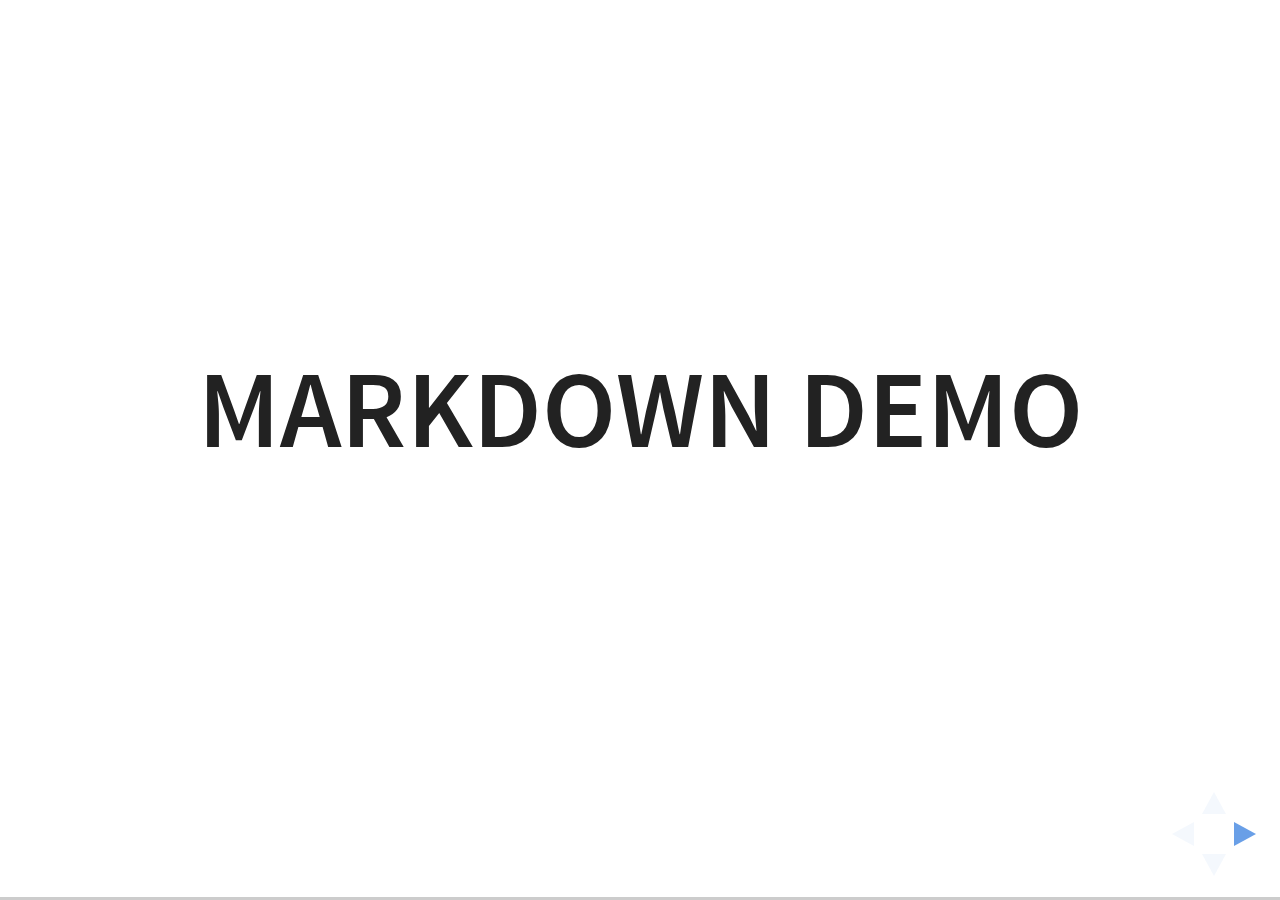
<file: fullstackjs/plugin/markdown/example.html>
<!doctype html>
<html lang="en">

	<head>
		<meta charset="utf-8">

		<title>reveal.js - Markdown Demo</title>

		<link rel="stylesheet" href="../../css/reveal.css">
		<link rel="stylesheet" href="../../css/theme/white.css" id="theme">

        <link rel="stylesheet" href="../../lib/css/zenburn.css">
	</head>

	<body>

		<div class="reveal">

			<div class="slides">

                <!-- Use external markdown resource, separate slides by three newlines; vertical slides by two newlines -->
                <section data-markdown="example.md" data-separator="^\n\n\n" data-separator-vertical="^\n\n"></section>

                <!-- Slides are separated by three dashes (quick 'n dirty regular expression) -->
                <section data-markdown data-separator="---">
                    <script type="text/template">
                        ## Demo 1
                        Slide 1
                        ---
                        ## Demo 1
                        Slide 2
                        ---
                        ## Demo 1
                        Slide 3
                    </script>
                </section>

                <!-- Slides are separated by newline + three dashes + newline, vertical slides identical but two dashes -->
                <section data-markdown data-separator="^\n---\n$" data-separator-vertical="^\n--\n$">
                    <script type="text/template">
                        ## Demo 2
                        Slide 1.1

                        --

                        ## Demo 2
                        Slide 1.2

                        ---

                        ## Demo 2
                        Slide 2
                    </script>
                </section>

                <!-- No "extra" slides, since there are no separators defined (so they'll become horizontal rulers) -->
                <section data-markdown>
                    <script type="text/template">
                        A

                        ---

                        B

                        ---

                        C
                    </script>
                </section>

                <!-- Slide attributes -->
                <section data-markdown>
                    <script type="text/template">
                        <!-- .slide: data-background="#000000" -->
                        ## Slide attributes
                    </script>
                </section>

                <!-- Element attributes -->
                <section data-markdown>
                    <script type="text/template">
                        ## Element attributes
                        - Item 1 <!-- .element: class="fragment" data-fragment-index="2" -->
                        - Item 2 <!-- .element: class="fragment" data-fragment-index="1" -->
                    </script>
                </section>

                <!-- Code -->
                <section data-markdown>
                    <script type="text/template">
                        ```php
                        public function foo()
                        {
                            $foo = array(
                                'bar' => 'bar'
                            )
                        }
                        ```
                    </script>
                </section>

            </div>
		</div>

		<script src="../../lib/js/head.min.js"></script>
		<script src="../../js/reveal.js"></script>

		<script>

			Reveal.initialize({
				controls: true,
				progress: true,
				history: true,
				center: true,

				// Optional libraries used to extend on reveal.js
				dependencies: [
					{ src: '../../lib/js/classList.js', condition: function() { return !document.body.classList; } },
					{ src: 'marked.js', condition: function() { return !!document.querySelector( '[data-markdown]' ); } },
                    { src: 'markdown.js', condition: function() { return !!document.querySelector( '[data-markdown]' ); } },
                    { src: '../highlight/highlight.js', async: true, callback: function() { hljs.initHighlightingOnLoad(); } },
					{ src: '../notes/notes.js' }
				]
			});

		</script>

	</body>
</html>
</file>
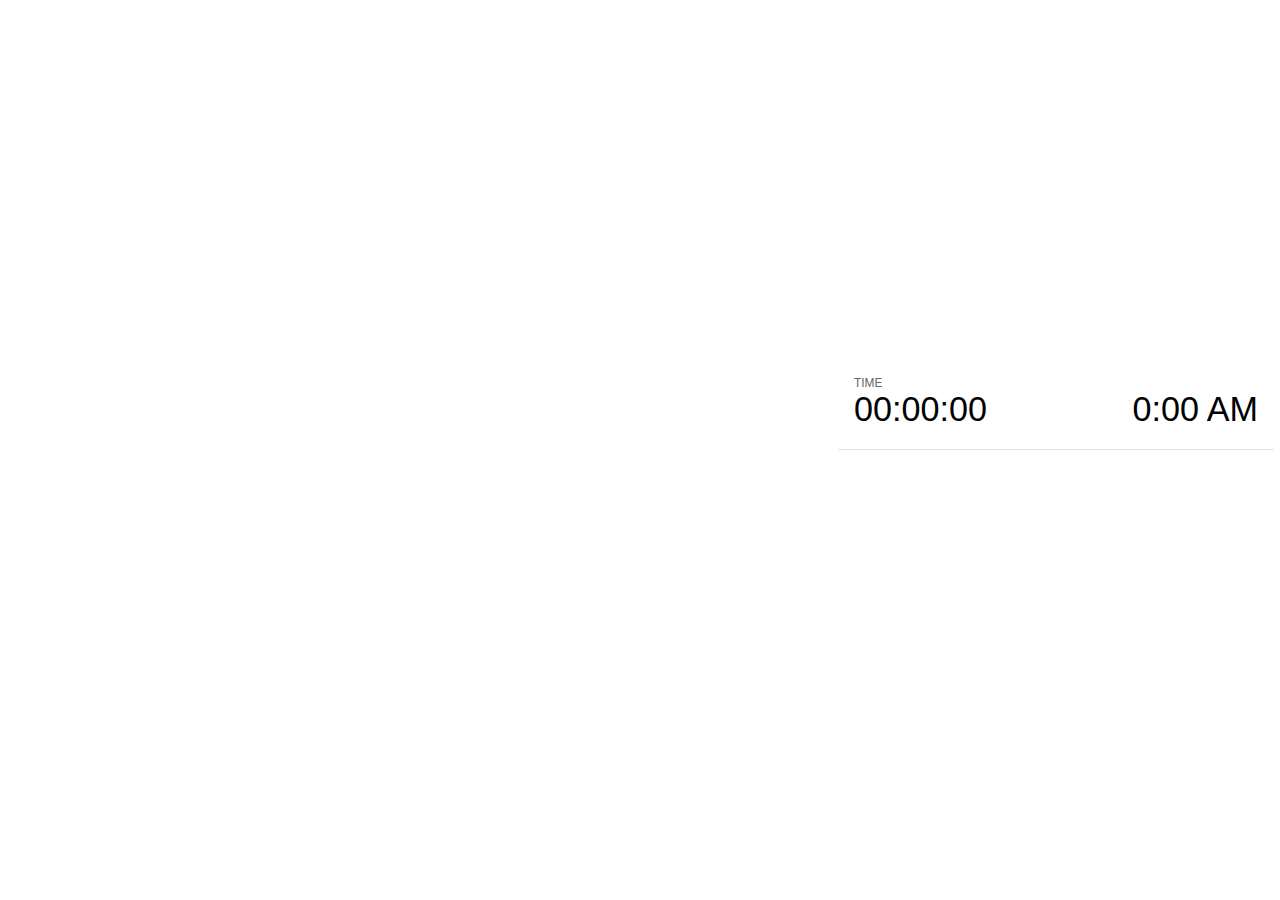
<file: fullstackjs/plugin/notes/notes.html>
<!doctype html>
<html lang="en">
	<head>
		<meta charset="utf-8">

		<title>reveal.js - Slide Notes</title>

		<style>
			body {
				font-family: Helvetica;
			}

			#current-slide,
			#upcoming-slide,
			#speaker-controls {
				padding: 6px;
				box-sizing: border-box;
				-moz-box-sizing: border-box;
			}

			#current-slide iframe,
			#upcoming-slide iframe {
				width: 100%;
				height: 100%;
				border: 1px solid #ddd;
			}

			#current-slide .label,
			#upcoming-slide .label {
				position: absolute;
				top: 10px;
				left: 10px;
				font-weight: bold;
				font-size: 14px;
				z-index: 2;
				color: rgba( 255, 255, 255, 0.9 );
			}

			#current-slide {
				position: absolute;
				width: 65%;
				height: 100%;
				top: 0;
				left: 0;
				padding-right: 0;
			}

			#upcoming-slide {
				position: absolute;
				width: 35%;
				height: 40%;
				right: 0;
				top: 0;
			}

			#speaker-controls {
				position: absolute;
				top: 40%;
				right: 0;
				width: 35%;
				height: 60%;
				overflow: auto;

				font-size: 18px;
			}

				.speaker-controls-time.hidden,
				.speaker-controls-notes.hidden {
					display: none;
				}

				.speaker-controls-time .label,
				.speaker-controls-notes .label {
					text-transform: uppercase;
					font-weight: normal;
					font-size: 0.66em;
					color: #666;
					margin: 0;
				}

				.speaker-controls-time {
					border-bottom: 1px solid rgba( 200, 200, 200, 0.5 );
					margin-bottom: 10px;
					padding: 10px 16px;
					padding-bottom: 20px;
					cursor: pointer;
				}

				.speaker-controls-time .reset-button {
					opacity: 0;
					float: right;
					color: #666;
					text-decoration: none;
				}
				.speaker-controls-time:hover .reset-button {
					opacity: 1;
				}

				.speaker-controls-time .timer,
				.speaker-controls-time .clock {
					width: 50%;
					font-size: 1.9em;
				}

				.speaker-controls-time .timer {
					float: left;
				}

				.speaker-controls-time .clock {
					float: right;
					text-align: right;
				}

				.speaker-controls-time span.mute {
					color: #bbb;
				}

				.speaker-controls-notes {
					padding: 10px 16px;
				}

				.speaker-controls-notes .value {
					margin-top: 5px;
					line-height: 1.4;
					font-size: 1.2em;
				}

			.clear {
				clear: both;
			}

			@media screen and (max-width: 1080px) {
				#speaker-controls {
					font-size: 16px;
				}
			}

			@media screen and (max-width: 900px) {
				#speaker-controls {
					font-size: 14px;
				}
			}

			@media screen and (max-width: 800px) {
				#speaker-controls {
					font-size: 12px;
				}
			}

		</style>
	</head>

	<body>

		<div id="current-slide"></div>
		<div id="upcoming-slide"><span class="label">UPCOMING:</span></div>
		<div id="speaker-controls">
			<div class="speaker-controls-time">
				<h4 class="label">Time <span class="reset-button">Click to Reset</span></h4>
				<div class="clock">
					<span class="clock-value">0:00 AM</span>
				</div>
				<div class="timer">
					<span class="hours-value">00</span><span class="minutes-value">:00</span><span class="seconds-value">:00</span>
				</div>
				<div class="clear"></div>
			</div>

			<div class="speaker-controls-notes hidden">
				<h4 class="label">Notes</h4>
				<div class="value"></div>
			</div>
		</div>

		<script src="../../plugin/markdown/marked.js"></script>
		<script>

			(function() {

				var notes,
					notesValue,
					currentState,
					currentSlide,
					upcomingSlide,
					connected = false;

				window.addEventListener( 'message', function( event ) {

					var data = JSON.parse( event.data );

					// Messages sent by the notes plugin inside of the main window
					if( data && data.namespace === 'reveal-notes' ) {
						if( data.type === 'connect' ) {
							handleConnectMessage( data );
						}
						else if( data.type === 'state' ) {
							handleStateMessage( data );
						}
					}
					// Messages sent by the reveal.js inside of the current slide preview
					else if( data && data.namespace === 'reveal' ) {
						if( /ready/.test( data.eventName ) ) {
							// Send a message back to notify that the handshake is complete
							window.opener.postMessage( JSON.stringify({ namespace: 'reveal-notes', type: 'connected'} ), '*' );
						}
						else if( /slidechanged|fragmentshown|fragmenthidden|overviewshown|overviewhidden|paused|resumed/.test( data.eventName ) && currentState !== JSON.stringify( data.state ) ) {
							window.opener.postMessage( JSON.stringify({ method: 'setState', args: [ data.state ]} ), '*' );
						}
					}

				} );

				/**
				 * Called when the main window is trying to establish a
				 * connection.
				 */
				function handleConnectMessage( data ) {

					if( connected === false ) {
						connected = true;

						setupIframes( data );
						setupKeyboard();
						setupNotes();
						setupTimer();
					}

				}

				/**
				 * Called when the main window sends an updated state.
				 */
				function handleStateMessage( data ) {

					// Store the most recently set state to avoid circular loops
					// applying the same state
					currentState = JSON.stringify( data.state );

					// No need for updating the notes in case of fragment changes
					if ( data.notes ) {
						notes.classList.remove( 'hidden' );
						notesValue.style.whiteSpace = data.whitespace;
						if( data.markdown ) {
							notesValue.innerHTML = marked( data.notes );
						}
						else {
							notesValue.innerHTML = data.notes;
						}
					}
					else {
						notes.classList.add( 'hidden' );
					}

					// Update the note slides
					currentSlide.contentWindow.postMessage( JSON.stringify({ method: 'setState', args: [ data.state ] }), '*' );
					upcomingSlide.contentWindow.postMessage( JSON.stringify({ method: 'setState', args: [ data.state ] }), '*' );
					upcomingSlide.contentWindow.postMessage( JSON.stringify({ method: 'next' }), '*' );

				}

				// Limit to max one state update per X ms
				handleStateMessage = debounce( handleStateMessage, 200 );

				/**
				 * Forward keyboard events to the current slide window.
				 * This enables keyboard events to work even if focus
				 * isn't set on the current slide iframe.
				 */
				function setupKeyboard() {

					document.addEventListener( 'keydown', function( event ) {
						currentSlide.contentWindow.postMessage( JSON.stringify({ method: 'triggerKey', args: [ event.keyCode ] }), '*' );
					} );

				}

				/**
				 * Creates the preview iframes.
				 */
				function setupIframes( data ) {

					var params = [
						'receiver',
						'progress=false',
						'history=false',
						'transition=none',
						'autoSlide=0',
						'backgroundTransition=none'
					].join( '&' );

					var hash = '#/' + data.state.indexh + '/' + data.state.indexv;
					var currentURL = data.url + '?' + params + '&postMessageEvents=true' + hash;
					var upcomingURL = data.url + '?' + params + '&controls=false' + hash;

					currentSlide = document.createElement( 'iframe' );
					currentSlide.setAttribute( 'width', 1280 );
					currentSlide.setAttribute( 'height', 1024 );
					currentSlide.setAttribute( 'src', currentURL );
					document.querySelector( '#current-slide' ).appendChild( currentSlide );

					upcomingSlide = document.createElement( 'iframe' );
					upcomingSlide.setAttribute( 'width', 640 );
					upcomingSlide.setAttribute( 'height', 512 );
					upcomingSlide.setAttribute( 'src', upcomingURL );
					document.querySelector( '#upcoming-slide' ).appendChild( upcomingSlide );

				}

				/**
				 * Setup the notes UI.
				 */
				function setupNotes() {

					notes = document.querySelector( '.speaker-controls-notes' );
					notesValue = document.querySelector( '.speaker-controls-notes .value' );

				}

				/**
				 * Create the timer and clock and start updating them
				 * at an interval.
				 */
				function setupTimer() {

					var start = new Date(),
						timeEl = document.querySelector( '.speaker-controls-time' ),
						clockEl = timeEl.querySelector( '.clock-value' ),
						hoursEl = timeEl.querySelector( '.hours-value' ),
						minutesEl = timeEl.querySelector( '.minutes-value' ),
						secondsEl = timeEl.querySelector( '.seconds-value' );

					function _updateTimer() {

						var diff, hours, minutes, seconds,
							now = new Date();

						diff = now.getTime() - start.getTime();
						hours = Math.floor( diff / ( 1000 * 60 * 60 ) );
						minutes = Math.floor( ( diff / ( 1000 * 60 ) ) % 60 );
						seconds = Math.floor( ( diff / 1000 ) % 60 );

						clockEl.innerHTML = now.toLocaleTimeString( 'en-US', { hour12: true, hour: '2-digit', minute:'2-digit' } );
						hoursEl.innerHTML = zeroPadInteger( hours );
						hoursEl.className = hours > 0 ? '' : 'mute';
						minutesEl.innerHTML = ':' + zeroPadInteger( minutes );
						minutesEl.className = minutes > 0 ? '' : 'mute';
						secondsEl.innerHTML = ':' + zeroPadInteger( seconds );

					}

					// Update once directly
					_updateTimer();

					// Then update every second
					setInterval( _updateTimer, 1000 );

					timeEl.addEventListener( 'click', function() {
						start = new Date();
						_updateTimer();
						return false;
					} );

				}

				function zeroPadInteger( num ) {

					var str = '00' + parseInt( num );
					return str.substring( str.length - 2 );

				}

				/**
				 * Limits the frequency at which a function can be called.
				 */
				function debounce( fn, ms ) {

					var lastTime = 0,
						timeout;

					return function() {

						var args = arguments;
						var context = this;

						clearTimeout( timeout );

						var timeSinceLastCall = Date.now() - lastTime;
						if( timeSinceLastCall > ms ) {
							fn.apply( context, args );
							lastTime = Date.now();
						}
						else {
							timeout = setTimeout( function() {
								fn.apply( context, args );
								lastTime = Date.now();
							}, ms - timeSinceLastCall );
						}

					}

				}

			})();

		</script>
	</body>
</html>
</file>
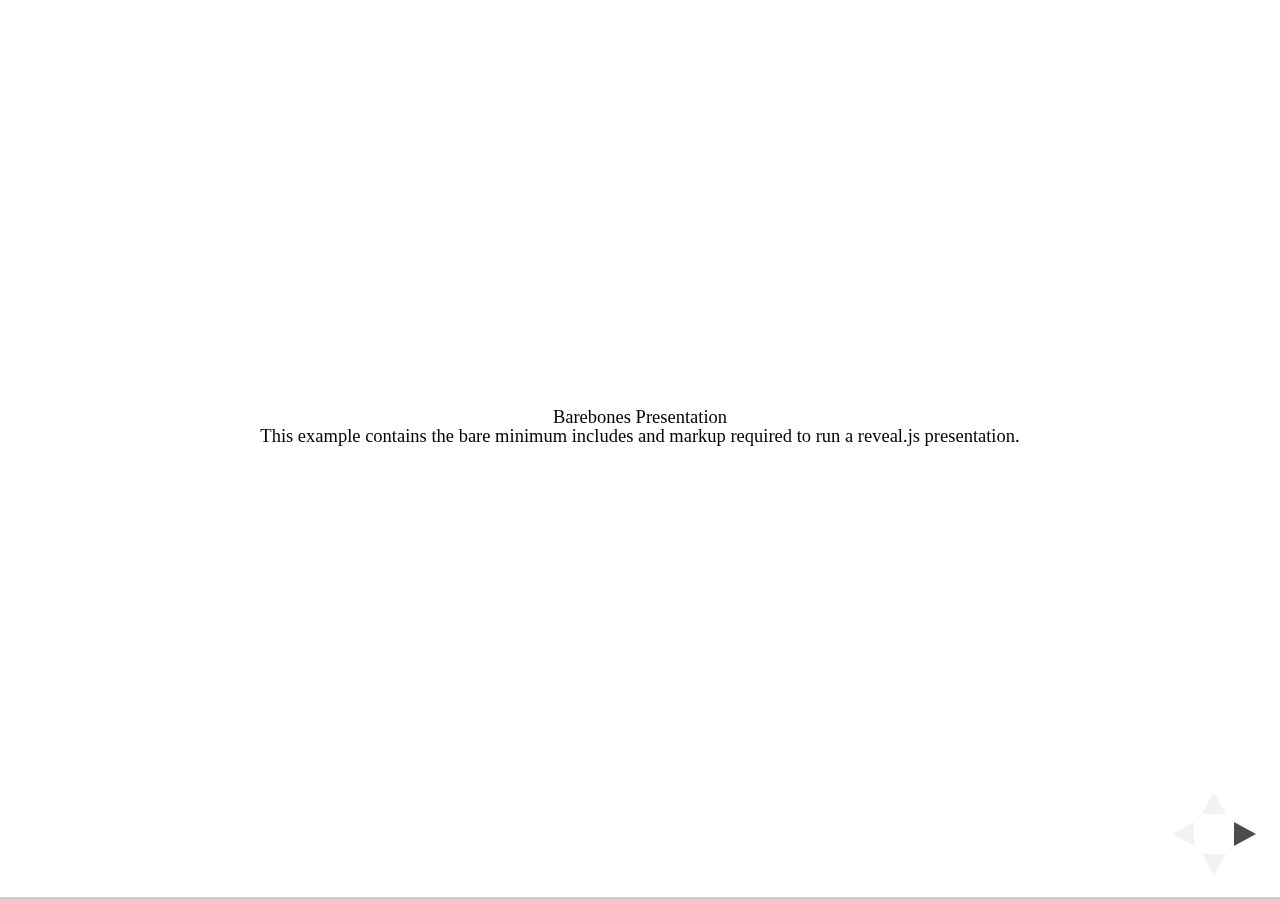
<file: fullstackjs/test/examples/barebones.html>
<!doctype html>
<html lang="en">

	<head>
		<meta charset="utf-8">

		<title>reveal.js - Barebones</title>

		<link rel="stylesheet" href="../../css/reveal.css">
	</head>

	<body>

		<div class="reveal">

			<div class="slides">

				<section>
					<h2>Barebones Presentation</h2>
					<p>This example contains the bare minimum includes and markup required to run a reveal.js presentation.</p>
				</section>

				<section>
					<h2>No Theme</h2>
					<p>There's no theme included, so it will fall back on browser defaults.</p>
				</section>

			</div>

		</div>

		<script src="../../js/reveal.js"></script>

		<script>

			Reveal.initialize();

		</script>

	</body>
</html>
</file>
<file: fullstackjs/test/qunit-1.12.0.css>
/**
 * QUnit v1.12.0 - A JavaScript Unit Testing Framework
 *
 * http://qunitjs.com
 *
 * Copyright 2012 jQuery Foundation and other contributors
 * Released under the MIT license.
 * http://jquery.org/license
 */

/** Font Family and Sizes */

#qunit-tests, #qunit-header, #qunit-banner, #qunit-testrunner-toolbar, #qunit-userAgent, #qunit-testresult {
	font-family: "Helvetica Neue Light", "HelveticaNeue-Light", "Helvetica Neue", Calibri, Helvetica, Arial, sans-serif;
}

#qunit-testrunner-toolbar, #qunit-userAgent, #qunit-testresult, #qunit-tests li { font-size: small; }
#qunit-tests { font-size: smaller; }


/** Resets */

#qunit-tests, #qunit-header, #qunit-banner, #qunit-userAgent, #qunit-testresult, #qunit-modulefilter {
	margin: 0;
	padding: 0;
}


/** Header */

#qunit-header {
	padding: 0.5em 0 0.5em 1em;

	color: #8699a4;
	background-color: #0d3349;

	font-size: 1.5em;
	line-height: 1em;
	font-weight: normal;

	border-radius: 5px 5px 0 0;
	-moz-border-radius: 5px 5px 0 0;
	-webkit-border-top-right-radius: 5px;
	-webkit-border-top-left-radius: 5px;
}

#qunit-header a {
	text-decoration: none;
	color: #c2ccd1;
}

#qunit-header a:hover,
#qunit-header a:focus {
	color: #fff;
}

#qunit-testrunner-toolbar label {
	display: inline-block;
	padding: 0 .5em 0 .1em;
}

#qunit-banner {
	height: 5px;
}

#qunit-testrunner-toolbar {
	padding: 0.5em 0 0.5em 2em;
	color: #5E740B;
	background-color: #eee;
	overflow: hidden;
}

#qunit-userAgent {
	padding: 0.5em 0 0.5em 2.5em;
	background-color: #2b81af;
	color: #fff;
	text-shadow: rgba(0, 0, 0, 0.5) 2px 2px 1px;
}

#qunit-modulefilter-container {
	float: right;
}

/** Tests: Pass/Fail */

#qunit-tests {
	list-style-position: inside;
}

#qunit-tests li {
	padding: 0.4em 0.5em 0.4em 2.5em;
	border-bottom: 1px solid #fff;
	list-style-position: inside;
}

#qunit-tests.hidepass li.pass, #qunit-tests.hidepass li.running  {
	display: none;
}

#qunit-tests li strong {
	cursor: pointer;
}

#qunit-tests li a {
	padding: 0.5em;
	color: #c2ccd1;
	text-decoration: none;
}
#qunit-tests li a:hover,
#qunit-tests li a:focus {
	color: #000;
}

#qunit-tests li .runtime {
	float: right;
	font-size: smaller;
}

.qunit-assert-list {
	margin-top: 0.5em;
	padding: 0.5em;

	background-color: #fff;

	border-radius: 5px;
	-moz-border-radius: 5px;
	-webkit-border-radius: 5px;
}

.qunit-collapsed {
	display: none;
}

#qunit-tests table {
	border-collapse: collapse;
	margin-top: .2em;
}

#qunit-tests th {
	text-align: right;
	vertical-align: top;
	padding: 0 .5em 0 0;
}

#qunit-tests td {
	vertical-align: top;
}

#qunit-tests pre {
	margin: 0;
	white-space: pre-wrap;
	word-wrap: break-word;
}

#qunit-tests del {
	background-color: #e0f2be;
	color: #374e0c;
	text-decoration: none;
}

#qunit-tests ins {
	background-color: #ffcaca;
	color: #500;
	text-decoration: none;
}

/*** Test Counts */

#qunit-tests b.counts                       { color: black; }
#qunit-tests b.passed                       { color: #5E740B; }
#qunit-tests b.failed                       { color: #710909; }

#qunit-tests li li {
	padding: 5px;
	background-color: #fff;
	border-bottom: none;
	list-style-position: inside;
}

/*** Passing Styles */

#qunit-tests li li.pass {
	color: #3c510c;
	background-color: #fff;
	border-left: 10px solid #C6E746;
}

#qunit-tests .pass                          { color: #528CE0; background-color: #D2E0E6; }
#qunit-tests .pass .test-name               { color: #366097; }

#qunit-tests .pass .test-actual,
#qunit-tests .pass .test-expected           { color: #999999; }

#qunit-banner.qunit-pass                    { background-color: #C6E746; }

/*** Failing Styles */

#qunit-tests li li.fail {
	color: #710909;
	background-color: #fff;
	border-left: 10px solid #EE5757;
	white-space: pre;
}

#qunit-tests > li:last-child {
	border-radius: 0 0 5px 5px;
	-moz-border-radius: 0 0 5px 5px;
	-webkit-border-bottom-right-radius: 5px;
	-webkit-border-bottom-left-radius: 5px;
}

#qunit-tests .fail                          { color: #000000; background-color: #EE5757; }
#qunit-tests .fail .test-name,
#qunit-tests .fail .module-name             { color: #000000; }

#qunit-tests .fail .test-actual             { color: #EE5757; }
#qunit-tests .fail .test-expected           { color: green;   }

#qunit-banner.qunit-fail                    { background-color: #EE5757; }


/** Result */

#qunit-testresult {
	padding: 0.5em 0.5em 0.5em 2.5em;

	color: #2b81af;
	background-color: #D2E0E6;

	border-bottom: 1px solid white;
}
#qunit-testresult .module-name {
	font-weight: bold;
}

/** Fixture */

#qunit-fixture {
	position: absolute;
	top: -10000px;
	left: -10000px;
	width: 1000px;
	height: 1000px;
}
</file>
